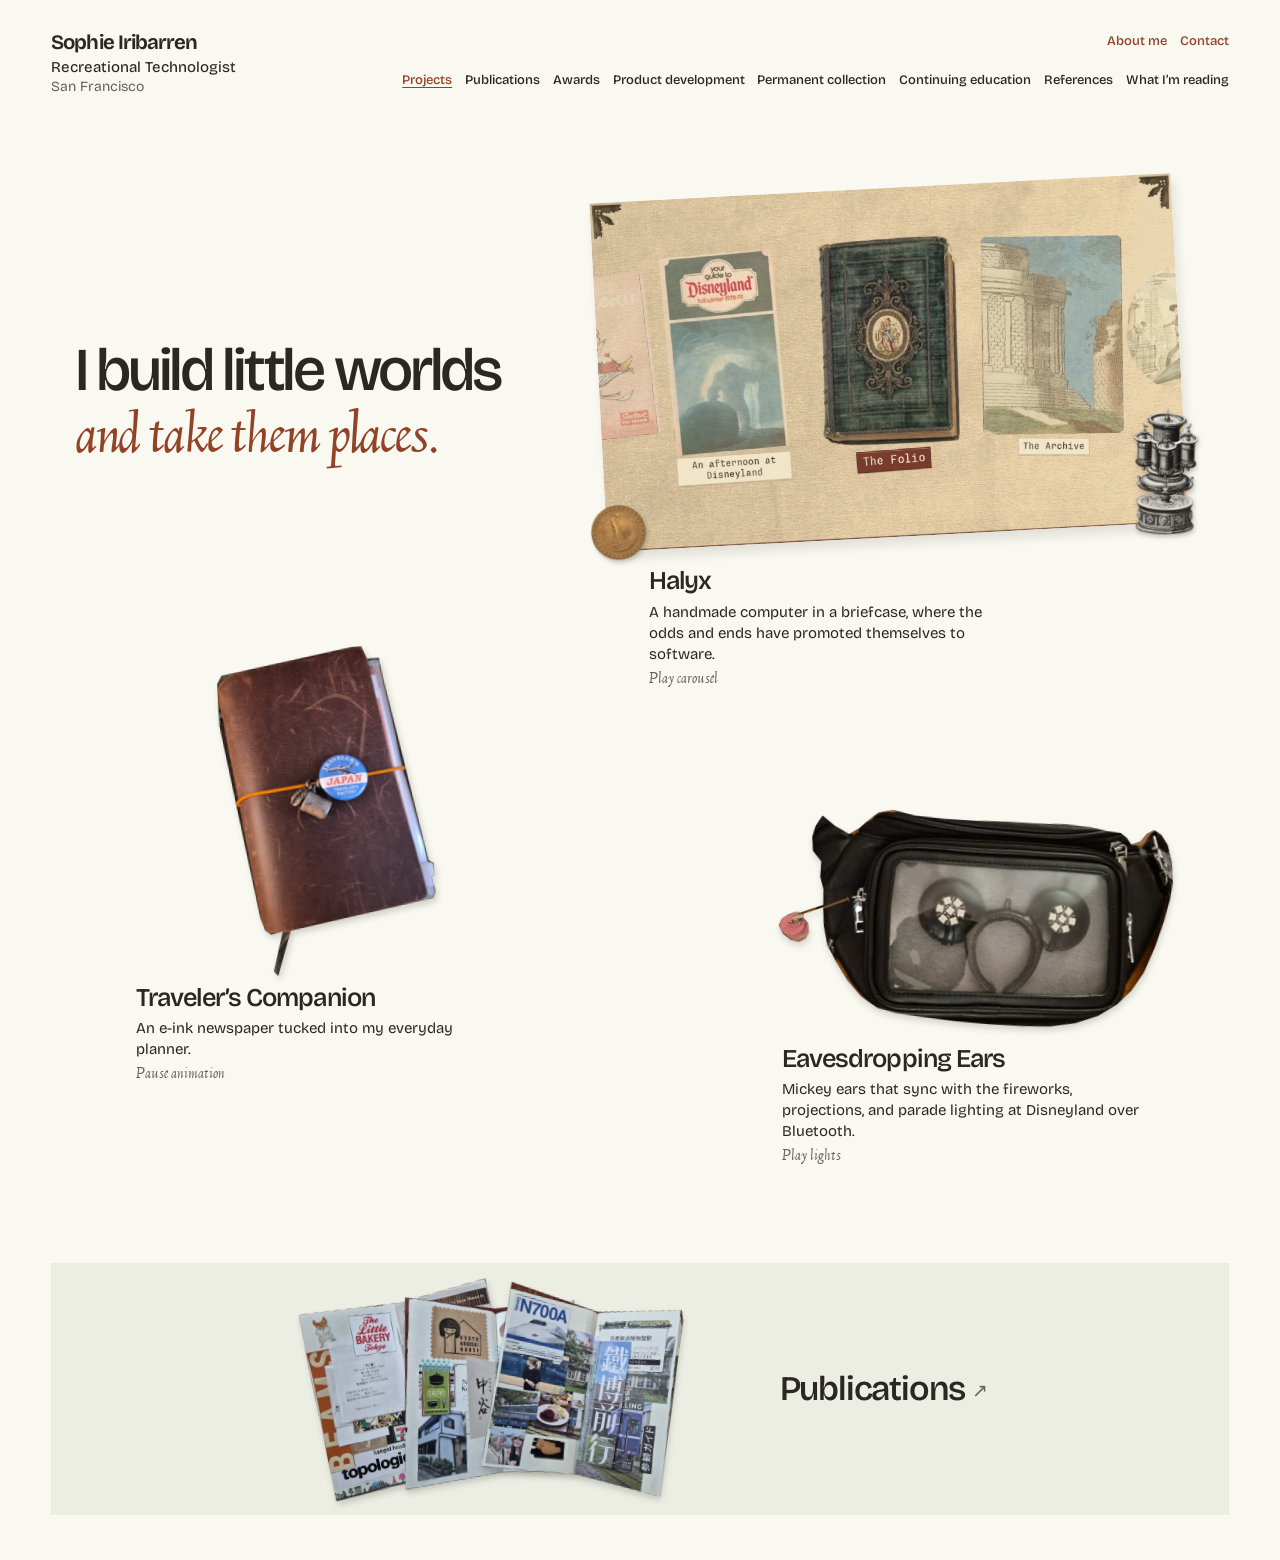
<file: index.html>
<!DOCTYPE html>

<html lang="en"><head><meta charset="utf-8"/><meta content="width=device-width,initial-scale=1" name="viewport"/><title>Sophie Iribarren — Projects</title><link href="study.css" rel="stylesheet"/><link href="ears-lights.css" rel="stylesheet"/><link href="portfolio-nav.css" rel="stylesheet"/><script>
const previousSections = new Set([
  '#publications', '#awards', '#product-development', '#permanent-collection',
  '#continuing-education', '#references', '#about', '#contact', '#traveler',
  '#disney-ears', '#reading'
]);
function followPreviousSection() {
  if (previousSections.has(location.hash)) {
    location.replace('pages.html' + location.search + location.hash);
  } else if (location.hash === '#project-halyx') {
    location.replace('halyx.html' + location.search);
  }
}
followPreviousSection();
window.addEventListener('hashchange', followPreviousSection);
</script></head>
<body><a class="skip" href="#work">Skip to projects</a>
<div class="sheet"><header class="portfolio-header"><div class="site-identity"><h1>Sophie Iribarren</h1><span class="site-title">Recreational Technologist</span><span class="site-location">San Francisco</span></div><nav aria-label="About and contact" class="personal-nav"><a href="pages.html#about">About me</a><a href="pages.html#contact">Contact</a></nav>
<nav aria-label="Portfolio"><a aria-current="page" class="current" href="#work">Projects</a>
<a href="pages.html#publications">Publications</a>
<a href="pages.html#awards">Awards</a>
<a href="pages.html#product-development">Product development</a>
<a href="pages.html#permanent-collection">Permanent collection</a>
<a href="pages.html#continuing-education">Continuing education</a>
<a href="pages.html#references">References</a>
<a href="https://app.thestorygraph.com/profile/sophiesf">What I’m reading</a></nav>
</header>
<main aria-label="Projects" id="work" tabindex="-1"><div class="mast"><p>I build little worlds<br/><em>and take them places.</em></p></div>
<article class="halyx"><div class="stage"><a aria-label="Explore Halyx" class="screen" href="halyx.html"><video data-src="assets/studiolo-full.mp4" height="480" id="studiolo" loop="" muted="" playsinline="" poster="assets/studiolo-folio-full.webp" preload="none" width="800"></video><img alt="" class="fountain" src="assets/fountain.png"/><img alt="" class="coin" src="assets/coin.png"/></a></div>
<div class="caption"><h2><a href="halyx.html">Halyx</a></h2><p>A handmade computer in a briefcase, where the odds and ends have promoted themselves to software.</p><button aria-controls="studiolo" hidden="" id="carousel-motion" type="button">Pause carousel</button></div></article>
<article class="companion"><div class="stage"><a aria-label="Explore Traveler’s Companion" class="notebook-link" data-open="false" href="pages.html#traveler" id="notebook"><span class="cover"><svg aria-label="Traveler’s Notebook" role="img" viewbox="66.00 101.00 207.00 327.00" xmlns="http://www.w3.org/2000/svg"><defs><clippath id="journal073529"><path d="M67.0,129.0 L72.0,121.0 L206.0,101.0 L215.0,101.0 L220.0,114.0 L232.0,114.0 L235.0,135.0 L268.0,322.0 L273.0,325.0 L273.0,336.0 L270.0,339.0 L273.0,354.0 L270.0,360.0 L124.0,383.0 L108.0,428.0 L104.0,423.0 L116.0,383.0 L104.0,386.0 L98.0,381.0 L94.0,368.0 L66.0,169.0 Z"></path></clippath></defs><g transform="rotate(0)"><image clip-path="url(#journal073529)" height="466.6666666666667" href="assets/personal/20261106_073529.jpg" preserveaspectratio="none" width="350"/></g></svg></span><span class="inside" hidden=""><svg aria-label="The Paper Route, tucked inside" role="img" viewbox="20.00 123.00 309.00 275.00" xmlns="http://www.w3.org/2000/svg"><defs><clippath id="journal073600"><path d="M23.0,145.0 L33.0,134.0 L167.0,143.0 L175.0,139.0 L322.0,123.0 L329.0,330.0 L175.0,322.0 L159.0,331.0 L189.0,397.0 L185.0,398.0 L151.0,332.0 L24.0,331.0 L23.0,324.0 L20.0,326.0 L20.0,315.0 Z"></path></clippath></defs><g transform="rotate(0)"><image clip-path="url(#journal073600)" height="466.6666666666667" href="assets/personal/20261106_073600.jpg" preserveaspectratio="none" width="350"/></g></svg></span></a></div><div class="caption"><h2><a href="pages.html#traveler">Traveler’s Companion</a></h2><p>An e-ink newspaper tucked into my everyday planner.</p><button aria-label="Pause notebook animation" aria-pressed="false" id="notebook-motion" type="button">Pause animation</button></div></article>
<article class="ears" id="eavesdropping-ears"><div class="stage"><a aria-label="Explore Eavesdropping Ears" href="pages.html#disney-ears"><img alt="Bluetooth Mickey ears in the clear pocket of my bag" src="assets/personal/eavesdropping-ears.svg"/><video aria-hidden="true" id="ears-lights" data-src="assets/personal/ears-lights.mp4" width="440" height="140" muted playsinline loop preload="none"></video></a></div><div class="caption"><h2><a href="pages.html#disney-ears">Eavesdropping Ears</a></h2><p>Mickey ears that sync with the fireworks, projections, and parade lighting at Disneyland over Bluetooth.</p><button aria-controls="ears-lights" hidden id="ears-motion" type="button">Pause lights</button></div></article>
</main><aside aria-label="Publications" class="publications"><a aria-label="Browse journal spreads in Publications" class="spreads" href="pages.html#publications"><svg aria-label="Tickets, labels, receipts" role="img" viewbox="-308.00 -245.00 231.00 228.00" xmlns="http://www.w3.org/2000/svg"><defs><clippath id="journal073809"><path d="M77.0,17.0 L181.0,24.0 L308.0,19.0 L306.0,245.0 L185.0,234.0 L80.0,241.0 Z"></path></clippath></defs><g transform="rotate(180)"><image clip-path="url(#journal073809)" height="262.5" href="assets/personal/20261106_073809.jpg" preserveaspectratio="none" width="350"/></g></svg><svg aria-label="Coffee stops" role="img" viewbox="-308.00 -224.00 191.00 196.00" xmlns="http://www.w3.org/2000/svg"><defs><clippath id="journal074021"><path d="M117.0,37.0 L207.0,41.0 L308.0,28.0 L298.0,224.0 L207.0,208.0 L126.0,212.0 Z"></path></clippath></defs><g transform="rotate(180)"><image clip-path="url(#journal074021)" height="262.5" href="assets/personal/20261106_074021.jpg" preserveaspectratio="none" width="350"/></g></svg><svg aria-label="By train" role="img" viewbox="-421.00 20.00 276.00 292.00" xmlns="http://www.w3.org/2000/svg"><defs><clippath id="journal073928"><path d="M27.0,152.0 L42.0,148.0 L312.0,145.0 L296.0,277.0 L304.0,421.0 L20.0,414.0 L47.0,278.0 Z"></path></clippath></defs><g transform="rotate(90)"><image clip-path="url(#journal073928)" height="466.6666666666667" href="assets/personal/20261106_073928.jpg" preserveaspectratio="none" width="350"/></g></svg></a><h2><a href="pages.html#publications">Publications <span aria-hidden="true">↗</span></a></h2></aside></div><script src="preview-motion.js"></script><script src="material-study.js"></script></body></html>
</file>
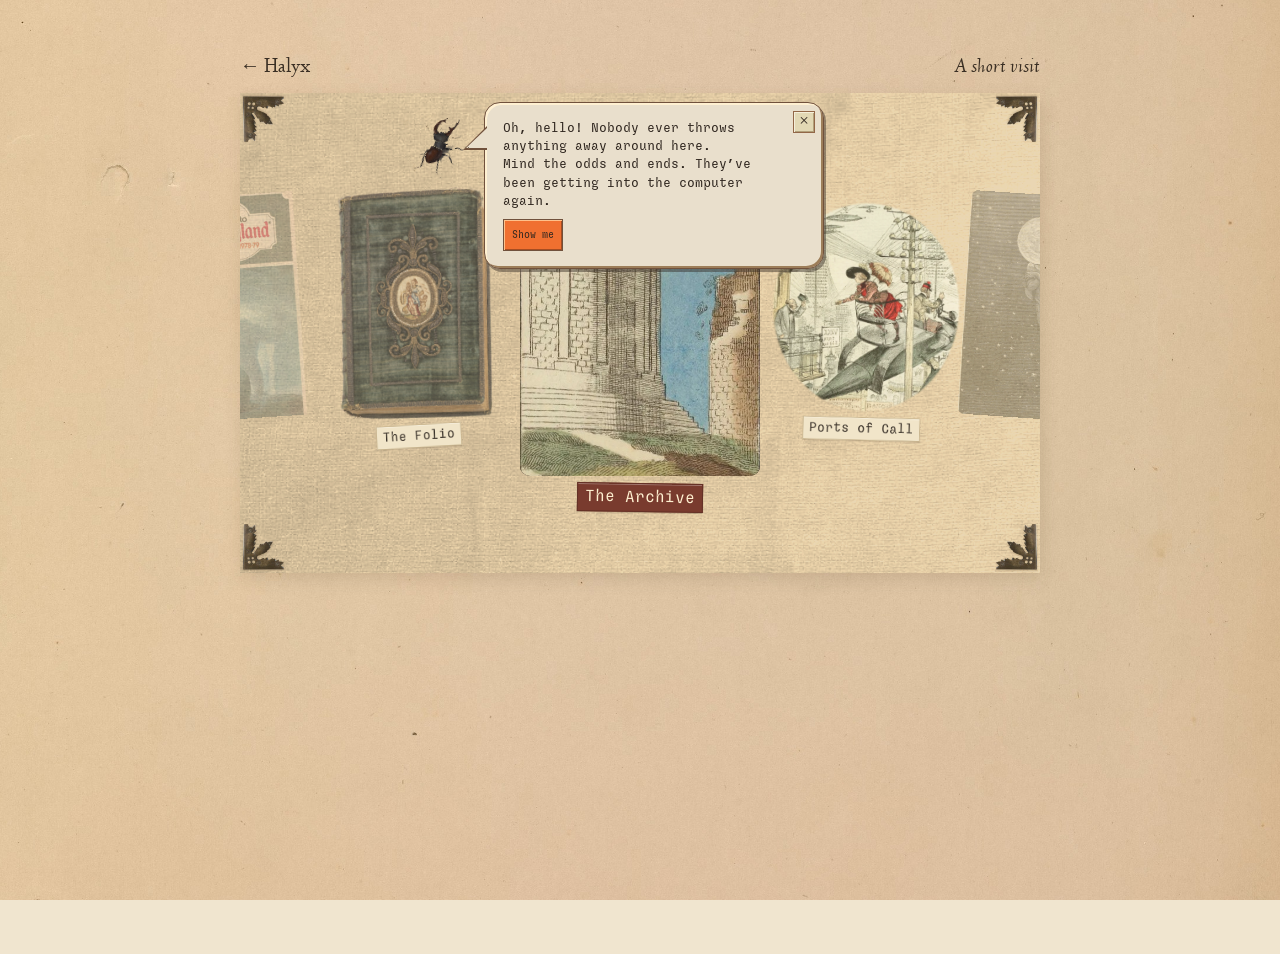
<file: visit/index.html>
<!doctype html>
<html lang="en"><head><meta charset="utf-8"><meta name="viewport" content="width=device-width,initial-scale=1"><title>A short visit to Halyx — Sophie Iribarren</title><link rel="stylesheet" href="frame.css"><script src="frame.js" defer></script></head>
<body><main><nav aria-label="Visit"><a href="../halyx.html#short-visit">← Halyx</a><span>A short visit</span></nav>
<div class="display"><iframe width="800" height="480" title="Halyx visitor display" src="native/bench.html?start"></iframe></div>
<button class="restart" hidden>Start a fresh visit</button>
<noscript>This visit uses JavaScript to run Halyx in your browser.</noscript></main></body></html>
</file>
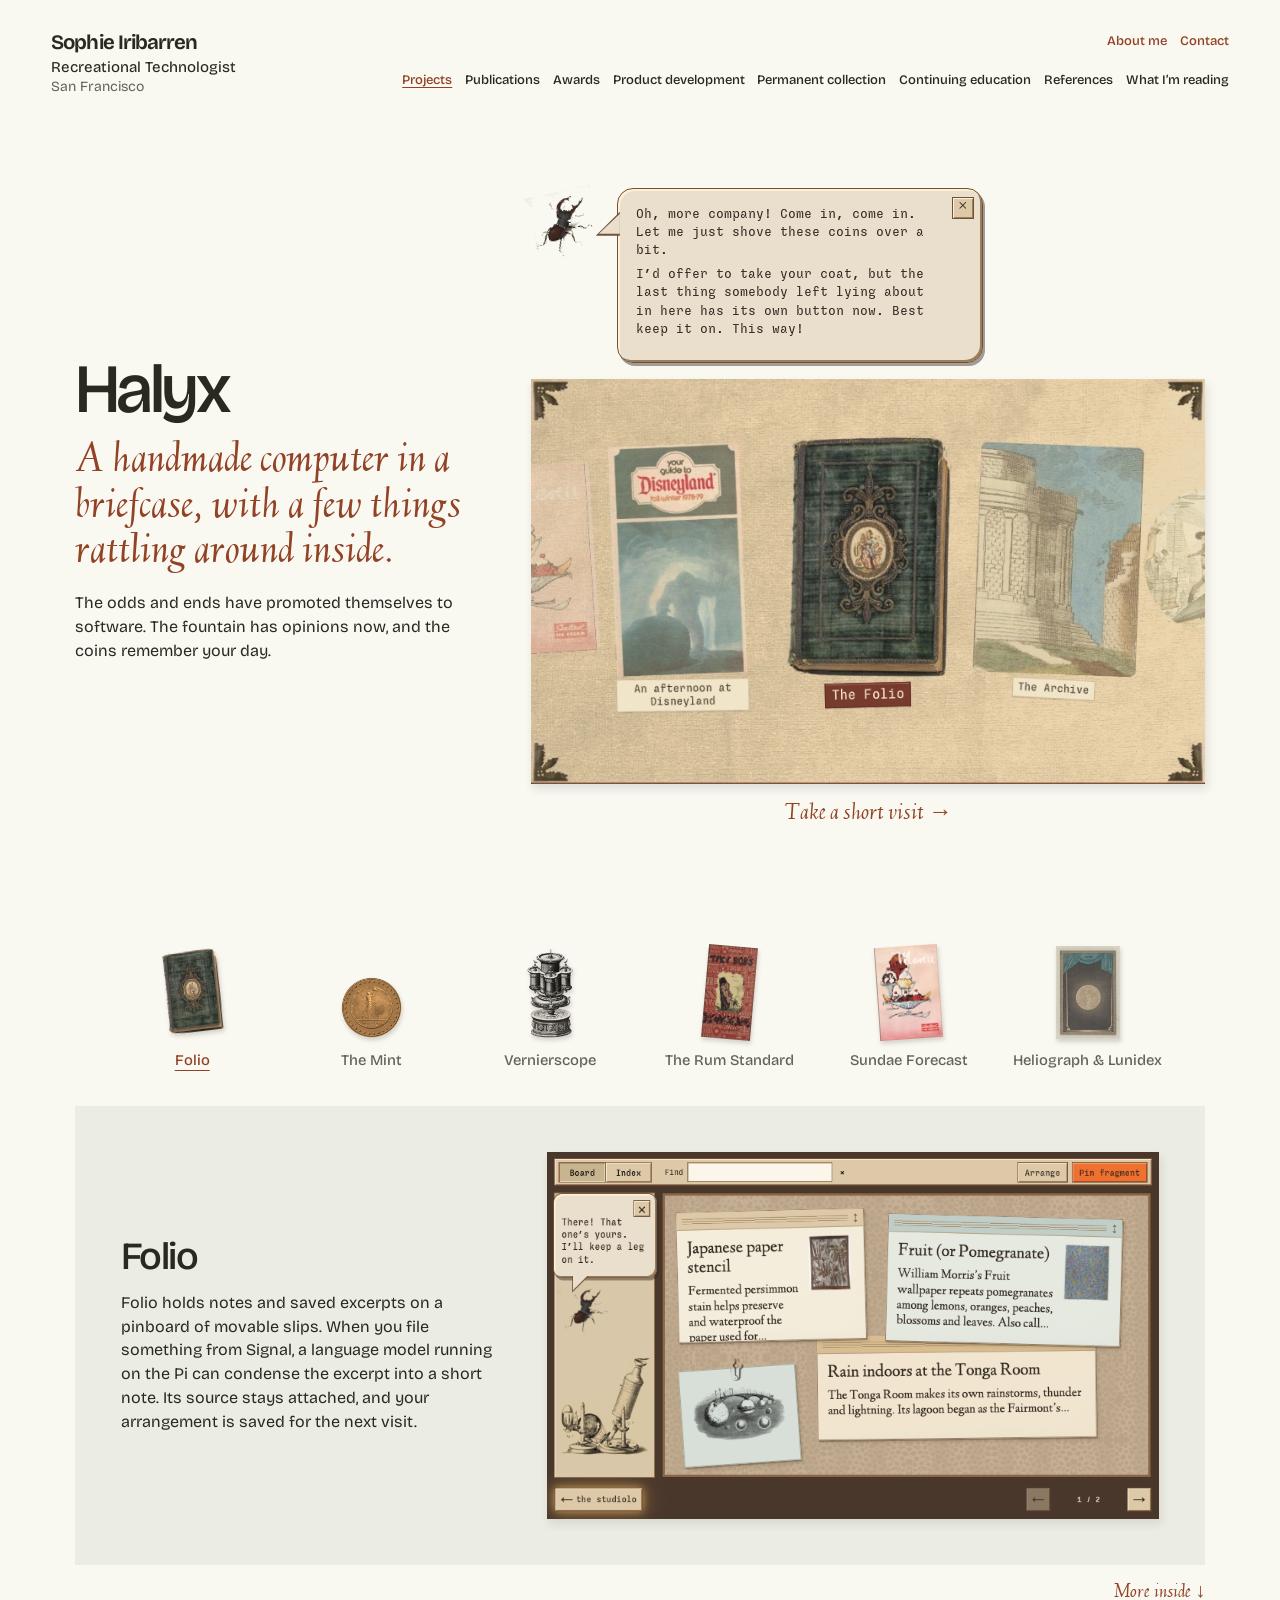
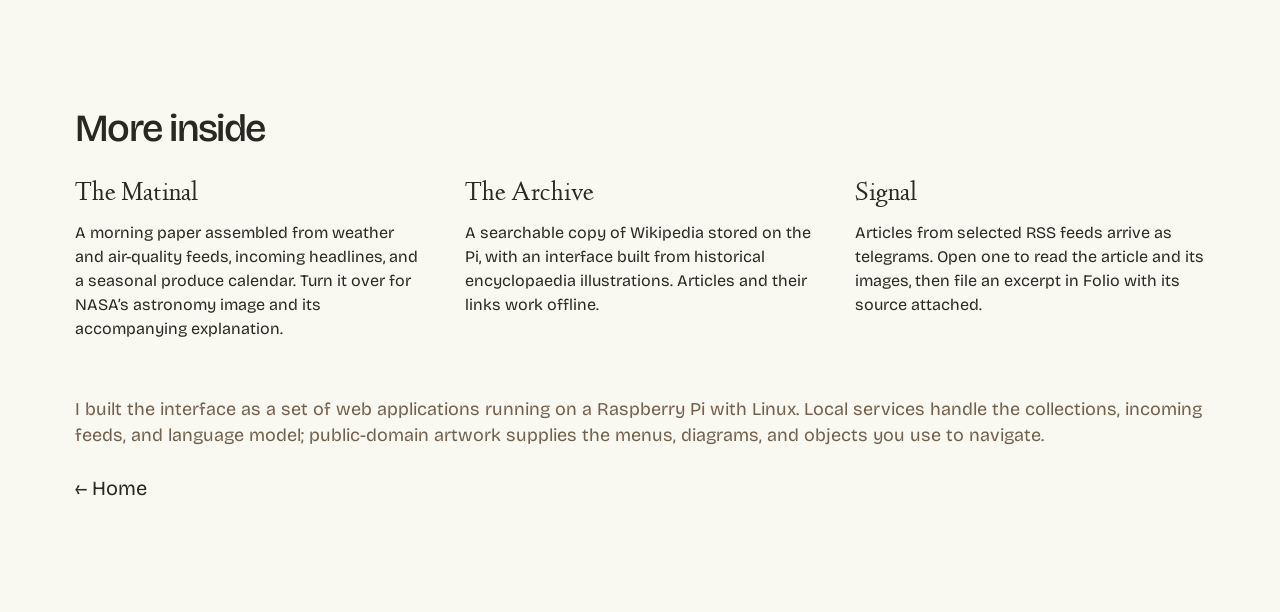
<file: halyx.html>
<!doctype html>
<html lang="en">
<head>
<meta charset="utf-8"><meta name="viewport" content="width=device-width,initial-scale=1">
<title>Halyx — Sophie Iribarren</title>
<meta name="description" content="Halyx, a handmade Raspberry Pi cyberdeck by Sophie Iribarren. A look at its readings, coins, pinboard, weather and sundae-making applications.">
<style>
@font-face{font-family:Linden;src:url('assets/LindenHill.woff')}@font-face{font-family:Linden;src:url('assets/LindenHill-Italic.woff');font-style:italic}@font-face{font-family:Basteleur;src:url('assets/Basteleur.woff2')}
:root{--paper:#f0ecdf;--ink:#263d35;--muted:#5b6559;--rule:#a9ab96;--orange:#F07030}*{box-sizing:border-box}html{scroll-behavior:smooth;scroll-padding-top:24px}body{margin:0;background:var(--paper);color:var(--ink);font:21px/1.45 Linden,Georgia,serif}a{color:inherit;text-underline-offset:5px}a:focus-visible{outline:3px solid var(--orange);outline-offset:6px}img{display:block;max-width:100%;height:auto}p,h1,h2,h3,figure{margin:0}p+p{margin-top:16px}.shell{max-width:1240px;margin:auto;padding:0 54px}.top{display:flex;align-items:center;justify-content:space-between;gap:24px;padding:30px 0 24px;border-bottom:1px solid var(--ink)}.wordmark{font-size:27px;text-decoration:none}.nav{display:flex;gap:24px;font-size:18px}.nav a{text-decoration:none}.nav a:hover{text-decoration:underline}.intro{padding:48px 0 35px}.back{font-size:18px}.intro-grid{display:grid;grid-template-columns:1fr 1.4fr;gap:70px;align-items:start;margin-top:34px}h1{font:88px/1 Basteleur,Georgia,serif;letter-spacing:-.04em}.lede{font-size:29px;line-height:1.35;max-width:650px}.intro-detail{font-size:21px;max-width:620px}.opening{padding:25px 0 48px}.opening img{width:100%}.opening figcaption{margin-top:12px;color:var(--muted);font-size:18px}.contents{display:flex;flex-wrap:wrap;gap:10px 28px;border-top:1px solid var(--ink);border-bottom:1px solid var(--rule);padding:19px 0;font-size:19px}.feature{display:grid;grid-template-columns:.85fr 1.5fr;gap:55px;align-items:center;padding:58px 0;border-bottom:1px solid var(--rule);scroll-margin-top:20px}.feature h2{font:37px/1.15 Basteleur,Georgia,serif;letter-spacing:-.025em;margin-bottom:19px}.feature p{font-size:22px}.feature figure img{width:100%}.feature figcaption{font-size:17px;color:var(--muted);margin-top:10px}.feature.reverse{grid-template-columns:1.5fr .85fr}.feature.reverse .copy{grid-column:2;grid-row:1}.feature.reverse figure{grid-column:1;grid-row:1}.feature figure a{display:block}.more{padding:43px 0 49px}.more h2,.making h2{font:30px/1.2 Basteleur,Georgia,serif;letter-spacing:-.02em;margin-bottom:25px}.more-list{display:grid;grid-template-columns:1fr 1fr;gap:28px 55px}.more h3{font-size:25px;font-weight:400;margin-bottom:7px}.more p{font-size:20px;max-width:480px}.making{display:grid;grid-template-columns:.85fr 1.5fr;gap:55px;border-top:1px solid var(--ink);padding:38px 0 50px}.making p{font-size:22px}.build-note{font-size:18px;color:var(--muted);border-top:1px solid var(--rule);padding:22px 0 30px}.return{padding-bottom:46px}.return a{font-size:22px}footer{background:var(--ink);color:var(--paper);padding:22px 0}footer .shell{display:flex;justify-content:space-between;font-size:17px}
@media(max-width:900px){.shell{padding:0 30px}.intro-grid{gap:35px;grid-template-columns:.8fr 1.2fr}h1{font-size:70px}.lede{font-size:25px}.feature,.making{gap:30px}.feature h2{font-size:30px}.feature p{font-size:20px}}
@media(max-width:650px){.shell{padding:0 23px}.top{flex-wrap:wrap;gap:12px;padding-top:21px}.wordmark{font-size:23px}.nav{width:100%;justify-content:space-between;font-size:17px}.intro{padding:28px 0 20px}.intro-grid{grid-template-columns:1fr;gap:22px;margin-top:28px}h1{font-size:72px}.lede{font-size:26px}.intro-detail{font-size:21px}.opening{padding:10px 0 30px}.opening figcaption{font-size:16px}.contents{gap:9px 22px;font-size:18px}.feature,.feature.reverse{grid-template-columns:1fr;gap:24px;padding:35px 0}.feature.reverse .copy,.feature.reverse figure{grid-column:auto;grid-row:auto}.feature h2{font-size:32px;margin-bottom:15px}.feature p{font-size:21px}.more-list,.making{grid-template-columns:1fr;gap:25px}.more{padding:34px 0}.making{padding:32px 0}.making h2{margin-bottom:0}footer .shell{font-size:15px;gap:15px}}
@media(prefers-reduced-motion:reduce){html{scroll-behavior:auto}}

/* Match the revised homepage masthead. */
.top{padding:38px 0 27px}.wordmark{font-family:Basteleur,Georgia,serif;font-size:30px;letter-spacing:-.03em}@media(max-width:650px){.top{padding-top:25px}.wordmark{font-size:26px}}
.sample-switch{display:flex;gap:25px;margin-bottom:15px}.sample-switch button{font:20px Linden,Georgia,serif;color:var(--muted);background:none;border:0;padding:5px 0;cursor:pointer}.sample-switch button[aria-pressed="true"]{color:var(--ink);text-decoration:underline;text-underline-offset:6px;text-decoration-color:var(--orange)}.sample-switch button:focus-visible{outline:3px solid var(--orange);outline-offset:5px}
</style>
<link rel="stylesheet" href="visit/native/guide.css">
<link rel="stylesheet" href="halyx-edition.css">
<link rel="stylesheet" href="interiors.css"/><link href="portfolio-nav.css" rel="stylesheet"/></head>
<body class="object-page deck-page">
<div class="shell site-frame">
<header class="object-nav portfolio-header"><div class="site-identity"><a href="index.html" class="signature">Sophie Iribarren</a><span class="site-title">Recreational Technologist</span><span class="site-location">San Francisco</span></div><nav aria-label="About and contact" class="personal-nav"><a href="pages.html#about">About me</a><a href="pages.html#contact">Contact</a></nav>
<nav aria-label="Portfolio"><a aria-current="location" href="index.html">Projects</a>
<a href="pages.html#publications">Publications</a>
<a href="pages.html#awards">Awards</a>
<a href="pages.html#product-development">Product development</a>
<a href="pages.html#permanent-collection">Permanent collection</a>
<a href="pages.html#continuing-education">Continuing education</a>
<a href="pages.html#references">References</a>
<a href="https://app.thestorygraph.com/profile/sophiesf">What I’m reading</a></nav>
</header>
<main>
<header class="intro"><div class="intro-grid"><h1>Halyx</h1><div><p class="lede">A handmade computer in a briefcase, with a few things rattling around inside.</p><p class="intro-detail">The odds and ends have promoted themselves to software. The fountain has opinions now, and the coins remember your day.</p></div><figure class="opening" id="short-visit">
<details class="beetle-welcome" open>
  <summary aria-label="Beetle’s greeting">
    <span class="v-guide-beetle" aria-hidden="true"><img src="visit/native/assets/studiolo/life/durer-stag-beetle.jpg" alt=""></span>
  </summary>
  <div class="v-guide v-beetle-message">
    <p>Oh, more company! Come in, come in. Let me just shove these coins over a bit.</p>
    <p>I’d offer to take your coat, but the last thing somebody left lying about in here has its own button now. Best keep it on. This way!</p>
    <button class="v-close" type="button" aria-label="Hide Beetle’s greeting" hidden>×</button>
  </div>
</details>
<svg width="0" height="0" aria-hidden="true" focusable="false" style="position:absolute">
  <defs><filter id="visit-beetle-ink" color-interpolation-filters="sRGB"><feColorMatrix type="matrix" values="1 0 0 0 0 0 1 0 0 0 0 0 1 0 0 -1 -1 -1 0 2"/></filter></defs>
</svg>
<a class="visit-launch" href="visit/index.html"><img src="assets/studiolo-folio-full.webp" alt="The embroidered Folio at the center of the Studiolo carousel" width="800" height="480"><span>Take a short visit <span aria-hidden="true">→</span></span></a></figure></div></header>
<div class="instrument-browser" id="instruments"><nav class="instrument-selector" aria-label="Explore the Halyx instruments">
<a href="#folio"><span><img src="visit/native/public_domain_art/prepared/folio-embroidered-book-cutout.png" alt=""></span>Folio</a>
<a href="#mint"><span><img src="assets/coin.png" alt=""></span>The Mint</a>
<a href="#vernierscope"><span><img src="visit/native/public_domain_art/prepared/vernierscope-fountain-cutout.png" alt=""></span>Vernierscope</a>
<a href="#rum-standard"><span><img src="visit/native/public_domain_art/prepared/rum-standard-tiki-bobs-menu.jpg" alt=""></span>The Rum Standard</a>
<a href="#sundae"><span><img src="visit/native/public_domain_art/prepared/creamery-sundae-menu-cover.jpg" alt=""></span>Sundae Forecast</a>
<a href="#sky"><span><img src="visit/native/public_domain_art/prepared/lunidex-luna.jpg" alt=""></span>Heliograph &amp; Lunidex</a>
</nav><div class="instrument-samples">
<section class="feature reverse" id="folio"><div class="copy"><h2>Folio</h2><p>Folio holds notes and saved excerpts on a pinboard of movable slips. When you file something from Signal, a language model running on the Pi can condense the excerpt into a short note. Its source stays attached, and your arrangement is saved for the next visit.</p></div><figure><a href="assets/folio.png" aria-label="View Folio at full size"><img src="assets/folio.png" alt="Folio’s pinboard holding illustrated notes about paper stencils, pomegranates, and the Tonga Room" width="800" height="480" loading="lazy"></a></figure></section>
<section class="feature reverse" id="mint"><div class="copy"><h2>The Mint</h2><p>Answer questions about your day, and the Mint uses your responses to determine a coin’s design, drawing on historical medal imagery. Each coin is saved with its date and answers, so you can reopen it later and see the day that produced it.</p></div><figure><a href="assets/mint.png" aria-label="View the Mint image at full size"><img src="assets/mint.png" alt="A completed coin revealed in the Mint" width="800" height="480" loading="lazy"></a></figure></section>
<section class="feature" id="vernierscope"><div class="copy"><h2>The Vernierscope</h2><p>The Vernierscope has the appeal of a horoscope, with eight temperaments of its own, each with particular pleasures and contradictions. A few choices of words and symbols lead to a short personal notice: the satisfaction of getting one small detail right, the discovery that rearranges an afternoon, or the wish to be known without giving everything away.</p></div><figure><a href="assets/notice.png" aria-label="View the Vernierscope image at full size"><img src="assets/notice.png" alt="A result from the Vernierscope’s invented horoscope" width="800" height="480" loading="lazy"></a></figure></section>
<section class="feature" id="rum-standard"><div class="copy"><h2>The Rum Standard</h2><p>Circle your preferences on an illustrated drinks menu. It filters the recipe collection to match your choices, then uses your recommendation history to vary what it serves. Each drink comes with its recipe and a note about its origins.</p></div><figure class="rum-sample"><div class="sample-switch" role="group" aria-label="Rum Standard sample screens"><button type="button" data-rum-screen="menu" aria-pressed="false">The menu</button><button type="button" data-rum-screen="recipe" aria-pressed="true">The drink</button></div><a id="rum-sample-link" href="assets/rum-recipe.png" aria-label="View the Rum Standard recipe screen at full size"><img id="rum-sample-image" src="assets/rum-recipe.png" alt="The Rum Standard recommends a Saturn, with its illustrated glass, recipe, and a note about its planetary garnish" width="800" height="480" loading="lazy"></a></figure></section>
<section class="feature" id="sundae"><div class="copy"><h2>Sundae Forecast</h2><p>Choose two seasonal ingredients. Live weather shapes the sundae. For each order, a small language model running on the Pi decides what to do with the second ingredient.</p></div><figure><a href="assets/sundae.png" aria-label="View Sundae Forecast at full size"><img src="assets/sundae.png" alt="Sundae Forecast’s seasonal food menu, with illustrated bowls of ice cream" width="800" height="480" loading="lazy"></a></figure></section>
<section class="feature" id="sky"><div class="copy"><h2>Heliograph & Lunidex</h2><p>A historical astronomical diagram adapted into an interactive sun-and-moon wheel. It calculates sunrise and sunset for San Francisco and the moon’s phase for the date you choose.</p></div><figure><a href="assets/lunidex.png" aria-label="View Lunidex at full size"><img src="assets/lunidex.png" alt="Lunidex showing the moon, its phase, and a time readout on blue woven fabric" width="800" height="480" loading="lazy"></a></figure></section>
</div><a class="more-link" href="#more">More inside ↓</a></div>
<section class="more" id="more"><h2>More inside</h2><div class="more-list"><div><h3>The Matinal</h3><p>A morning paper assembled from weather and air-quality feeds, incoming headlines, and a seasonal produce calendar. Turn it over for NASA’s astronomy image and its accompanying explanation.</p></div><div><h3>The Archive</h3><p>A searchable copy of Wikipedia stored on the Pi, with an interface built from historical encyclopaedia illustrations. Articles and their links work offline.</p></div><div><h3>Signal</h3><p>Articles from selected RSS feeds arrive as telegrams. Open one to read the article and its images, then file an excerpt in Folio with its source attached.</p></div></div></section>
<p class="build-note">I built the interface as a set of web applications running on a Raspberry Pi with Linux. Local services handle the collections, incoming feeds, and language model; public-domain artwork supplies the menus, diagrams, and objects you use to navigate.</p>
<div class="return"><a href="index.html">← Home</a></div>
</main></div>
<script>
const greeting = document.querySelector('.beetle-welcome');
const hideGreeting = greeting.querySelector('.v-close');
hideGreeting.hidden = false;
hideGreeting.addEventListener('click', () => {
  greeting.open = false;
  greeting.querySelector('summary').focus({preventScroll: true});
});

const rumScreens = {
  menu: {src:'assets/rum-menu.png',alt:'The Rum Standard printed menu, with Gin, Citrusy, Golden age and Steady current circled'},
  recipe: {src:'assets/rum-recipe.png',alt:'The Rum Standard recommends a Saturn, with its illustrated glass, recipe, and a note about its planetary garnish'}
};
for (const button of document.querySelectorAll('[data-rum-screen]')) {
  button.addEventListener('click', () => {
    const key = button.dataset.rumScreen;
    const screen = rumScreens[key];
    const image = document.querySelector('#rum-sample-image');
    image.src = screen.src;
    image.alt = screen.alt;
    const link = document.querySelector('#rum-sample-link');
    link.href = screen.src;
    link.setAttribute('aria-label', 'View the Rum Standard ' + key + ' screen at full size');
    for (const peer of document.querySelectorAll('[data-rum-screen]')) peer.setAttribute('aria-pressed', String(peer === button));
  });
}
</script>
<script src="instrument-browser.js"></script>
</body></html>
</file>
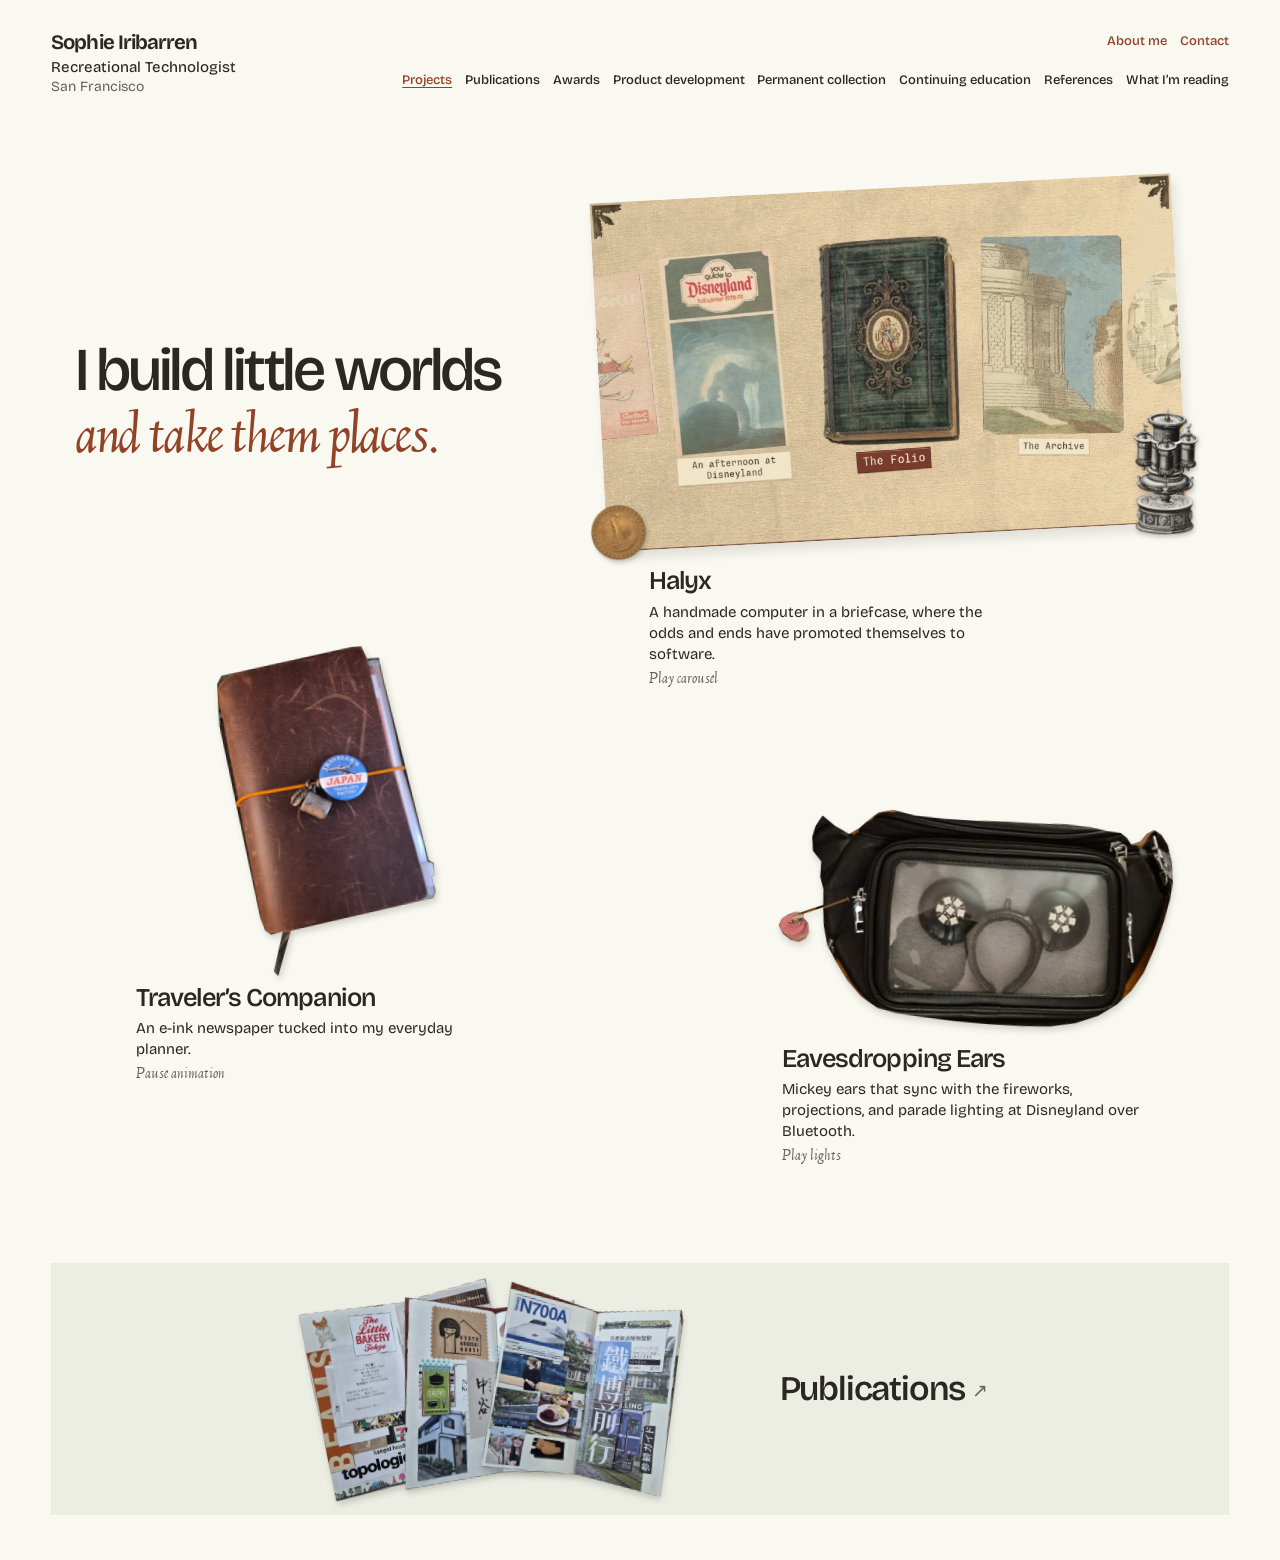
<file: material-study.html>
<!doctype html>
<html lang="en"><head><meta charset="utf-8"><title>Projects — Sophie Iribarren</title>
<script>location.replace('index.html' + location.search + location.hash);</script>
<meta http-equiv="refresh" content="0; url=index.html"></head>
<body><a href="index.html">Sophie Iribarren — Projects</a></body></html>
</file>
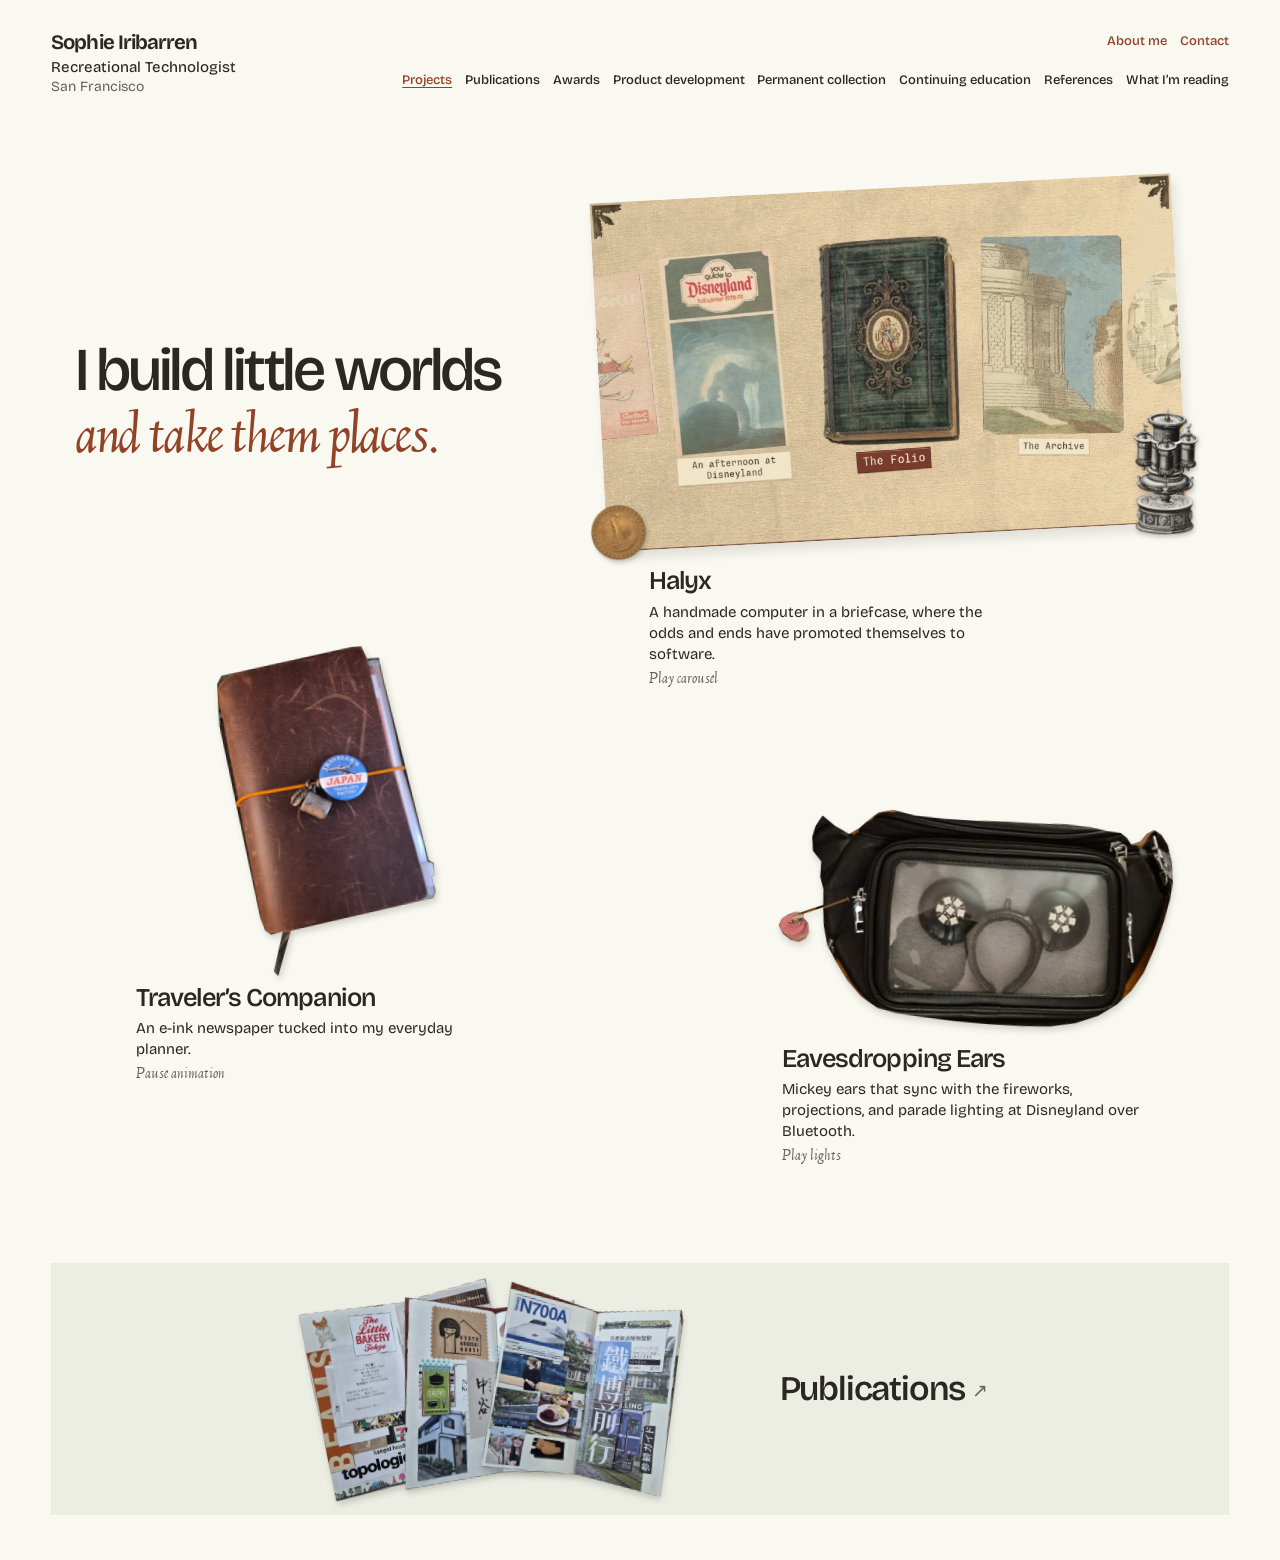
<file: pages.html>
<!DOCTYPE html>

<html lang="en">
<head>
<meta charset="utf-8"/><meta content="width=device-width,initial-scale=1" name="viewport"/>
<title>Sophie Iribarren</title>
<script>if (!location.hash) location.replace("index.html" + location.search);</script>
<meta content="Handmade computers and other work by Sophie Iribarren, alongside publications, continuing education, and a modest collection of awards." name="description"/>
<link href="home.css" rel="stylesheet"/>
<link href="edition.css" rel="stylesheet"/><link rel="stylesheet" href="interiors.css?v=awards-compact"/><link href="ears-lights.css" rel="stylesheet"/><link href="portfolio-nav.css" rel="stylesheet"/></head>
<body class="material-pages object-page">
<a class="skip" href="#main">Skip to content</a>
<div class="page site-frame">
<header class="object-nav portfolio-header"><div class="site-identity"><a href="index.html" class="signature">Sophie Iribarren</a><span class="site-title">Recreational Technologist</span><span class="site-location">San Francisco</span></div><nav aria-label="About and contact" class="personal-nav"><a href="#about">About me</a><a href="#contact">Contact</a></nav>
<nav aria-label="Portfolio"><a  class="current" href="index.html">Projects</a>
<a href="#publications">Publications</a>
<a href="#awards">Awards</a>
<a href="#product-development">Product development</a>
<a href="#permanent-collection">Permanent collection</a>
<a href="#continuing-education">Continuing education</a>
<a href="#references">References</a>
<a href="https://app.thestorygraph.com/profile/sophiesf">What I’m reading</a></nav>
</header>
<div class="layout">
<main id="main" tabindex="-1">
<section aria-labelledby="work-title" class="work" id="things">
<h2 class="visually-hidden" id="work-title">Projects</h2><div class="work-introduction"><nav aria-label="Projects" class="project-tabs">
<a href="halyx.html">Halyx</a>
<a href="#traveler">Traveler’s Companion</a>
<a href="#disney-ears">Eavesdropping Ears</a>
</nav></div>
<article aria-labelledby="traveler-title" class="traveler-project project-panel" id="traveler">
<div class="device-intro"><h3 id="traveler-title">The Traveler’s Companion</h3><p>I built custom firmware for a reTerminal Sticky that lives inside my everyday planner. Its newspaper-themed interface, Paper Route, holds articles, appointments, pocket references, and a changing collection of art and ephemera.</p></div>
<div class="companion-object"><button aria-expanded="false" aria-label="Open the leather notebook to see the Sticky inside" class="artifact-button" id="companion-toggle" type="button"><span id="companion-image"><svg aria-label="Traveler’s Notebook" role="img" viewBox="66.00 101.00 207.00 327.00" xmlns="http://www.w3.org/2000/svg"><defs><clipPath id="companion-display073529"><path d="M67.0,129.0 L72.0,121.0 L206.0,101.0 L215.0,101.0 L220.0,114.0 L232.0,114.0 L235.0,135.0 L268.0,322.0 L273.0,325.0 L273.0,336.0 L270.0,339.0 L273.0,354.0 L270.0,360.0 L124.0,383.0 L108.0,428.0 L104.0,423.0 L116.0,383.0 L104.0,386.0 L98.0,381.0 L94.0,368.0 L66.0,169.0 Z"></path></clipPath></defs><g transform="rotate(0)"><image clip-path="url(#companion-display073529)" height="466.6666666666667" href="assets/personal/20261106_073529.jpg" preserveAspectRatio="none" width="350"/></g></svg></span><span id="companion-photo-label">Open the notebook →</span></button></div>
<div class="device-edition"><p>A small server at home gathers articles, calendar events, and local details such as tides and wildlife sightings into new editions. Once an edition arrives over Wi-Fi, I can read it anywhere.</p><a class="companion-screen-link" href="assets/paper-route.png"><img class="edition-sample" src="assets/paper-route.png" alt="Paper Route on the Sticky’s e-ink screen" loading="lazy">View the Paper Route screen</a></div>
<div class="device-mail">
<div class="mail-copy"><a class="postcard-invite" href="https://tinyurl.com/mailtosophie">Send me a postcard! <span aria-hidden="true">↗</span></a>
<p>Pick a picture you think I’d like, write me a note, and choose a stamp. When I get home, I’ll have mail waiting in my planner.</p></div>
<div class="mail-sample"><button aria-label="Turn postcard to its message side" aria-pressed="false" class="postcard eink-device" id="postcard"><span class="eink-faces"><span class="eink-face eink-front"><img alt="Just a Line, by Lance Thackeray: a moonlit row of seaside deckchairs, rendered by Paper Route in four shades of gray." height="480" src="assets/postcard-eink-front.png" width="800"/></span><span aria-hidden="true" class="eink-face eink-back"><img alt="Dear Sophie, Saw this and thought of you. There is very little to report, but I felt it should arrive by post. From A friend. Addressed to Sophie at home, with an ocean-liner stamp and Pony Express postmark." height="480" src="assets/postcard-eink-back.png" width="800"/></span></span></button><button class="text-link" id="turn-card">Read the message <span aria-hidden="true">↻</span></button></div>
</div></article>
<article aria-labelledby="ears-title" class="ears project-panel" id="disney-ears">
<div class="device-intro"><h3 id="ears-title">Eavesdropping Ears</h3><p>The Mickey ears in my bag get their lighting cues directly from Disneyland. They listen for Bluetooth Low Energy broadcasts, changing color in sync with the fireworks, projections, and parade floats during nighttime shows.</p></div>
<figure class="ears-bag">
  <div class="bag-photo">
    <img alt="The Eavesdropping Ears in the clear pocket of Sophie’s bag" src="assets/personal/eavesdropping-ears.svg"/>
    <video aria-hidden="true" id="ears-lights" data-src="assets/personal/ears-lights.mp4" width="440" height="140" muted playsinline loop preload="none"></video>
  </div>
  <button type="button" id="ears-motion" aria-controls="ears-lights" class="text-link" hidden>Pause lights</button>
</figure>
<div class="ears-process"><p>I captured the broadcasts in the park and reverse engineered the lighting commands, including the bytes that set the color palette. My firmware runs on an ESP32 in the bag, decoding each cue as it arrives and driving the LEDs in each ear independently. A new or seasonal show can use those same cues in an order the ears have never heard.</p><a class="text-link ears-notes" href="https://github.com/siribarr/disney-ble-field-notes">Field notes on GitHub <span aria-hidden="true">↗</span></a></div></article>
</section>
<section aria-labelledby="awards-title" class="awards section" id="awards"><h2 id="awards-title">Awards</h2>
<div class="award-objects">
<figure class="trophy-award"><button aria-label="Look closer at the horseshoe trophy" class="artifact-button" data-artifact="trophy" type="button"><img alt="Silver horse-head trophy: Champions, Brews, Shoes, N Qs, 16th Annual 2023" height="1448" src="assets/personal/horseshoe-trophy.png" width="1086"/></button><figcaption>Winner of the 16th Annual Brews, Shoes n’ Qs Horseshoe Tournament<span>2023</span></figcaption></figure>
<a class="award-film" href="https://www.youtube.com/watch?v=2f9bBlGOuX4">
  <span class="filmstrip"><img src="assets/personal/hahahacks-coffee-filmstrip.webp" alt="Sophie in an orange sweatshirt, holding a coffee cup in the middle frame." width="1368" height="339" loading="lazy"/>
    <span class="film-note" aria-hidden="true">
      <svg viewBox="0 0 47 54" fill="none" stroke="currentColor" stroke-width="2" stroke-linecap="round" stroke-linejoin="round" focusable="false">
        <path class="loop-arrow" d="M44 4C29 1 14 4 14 14c0 8 13 9 12 1C24 5 4 17 3 49m-2-9 2 10 8-7"/>
        <path class="short-arrow" d="M43 4C20 4 8 22 5 47m-3-9 3 10 8-7"/>
      </svg>
      <span>That's me!</span>
    </span></span>
  <div class="award-film-caption">
    <p>Most Wholesome category winner at Hahahacks, <time datetime="2026-07">July 2026</time></p>
    <span class="award-film-watch">Watch the recap <span aria-hidden="true">↗</span></span>
  </div>
</a>
<figure class="reading-award"><button aria-label="Look closer at the Summer Reading Challenge flyer" class="artifact-button" data-artifact="reading" type="button"><img alt="2025 Summer Reading Challenge flyer from Green Apple Books and Friends &amp; Neighbors, with an orange cat asleep on an open book" height="1650" src="assets/personal/summer-reading-flyer-2025.jpg" width="1276"/></button><figcaption>Tied for 12th place in the <a href="https://www.friendsandneighborssf.com/summer-reading-challenge-recap-2025">2025 Adult Summer Reading Challenge</a></figcaption></figure>
<figure class="trivia-award"><button aria-label="Look closer at the trivia gift certificate" class="artifact-button" data-artifact="trivia" type="button"><svg aria-label="Napper Tandy gift certificate for first place at trivia" role="img" viewBox="-436.00 64.00 406.00 183.00" xmlns="http://www.w3.org/2000/svg"><defs><clipPath id="award073503"><path d="M64.0,33.0 L247.0,30.0 L244.0,436.0 L64.0,432.0 Z"></path></clipPath></defs><g transform="rotate(90)"><image clip-path="url(#award073503)" height="466.6666666666667" href="assets/personal/20261106_073503.jpg" preserveAspectRatio="none" width="350"/></g></svg></button><figcaption>$30 gift certificate for first place at pub trivia</figcaption></figure>
<figure class="attitude-award"><button class="artifact-button" type="button" data-artifact="attitude" aria-label="Enlarge the positive attitude certificate"><img src="assets/personal/positive-attitude.jpg" width="1600" height="1237" loading="lazy" alt="That is GOOD! Proudly presented to Sophie Iribarren for maintaining a positive attitude with exemplary consistency."/></button><figcaption>Recognized for maintaining a positive attitude</figcaption></figure>
</div>

</section>
<section aria-labelledby="product-title" id="product-development" class="section">
  <h2 id="product-title">Product development</h2>
  <div class="product-introduction">
    <p class="product-statement">I oversee recipe development, production, packaging, and distribution. To qualify for free delivery, you have to be my brother.</p>
    <div class="pint-pair" role="img" aria-label="Two of my homemade ice cream pints with parchment tucked under the kraft lids.">
      <img class="pint-back" src="assets/personal/ice-cream-pint-folded.webp" width="420" height="570" alt="" loading="lazy"/>
      <img class="pint-front" src="assets/personal/ice-cream-pint.webp" width="460" height="506" alt="" loading="lazy"/>
    </div>
  </div>
  <div class="ice-menu">
    <div class="cream-title"><h3>Ice cream</h3><div aria-hidden="true" class="scoop-cluster"><svg aria-hidden="true" class="scoop-cut scoop-berry" focusable="false" viewbox="0 0 225 225"><defs><clippath id="scoop-berry-edge"><path d="M100 17 L130 11 L153 20 L176 21 L185 36 L205 50 L211 75 L218 91 L212 116 L220 137 L205 155 L197 180 L178 192 L162 210 L137 209 L114 219 L95 207 L75 211 L57 198 L49 178 L34 169 L32 147 L17 131 L22 111 L13 93 L27 76 L29 55 L49 42 L60 26 L82 30 Z"></path></clippath></defs><g clip-path="url(#scoop-berry-edge)"><image height="1308" href="assets/ice-cream-scoops.jpg" width="736" x="-45" y="-20"/></g></svg><svg aria-hidden="true" class="scoop-cut scoop-cookies" focusable="false" viewbox="0 0 260 255"><defs><clippath id="scoop-cookies-edge"><path d="M103 12 L130 6 L150 15 L174 16 L191 31 L207 39 L216 62 L232 76 L229 101 L241 121 L236 146 L242 164 L221 181 L213 202 L194 209 L177 227 L153 231 L135 244 L110 235 L91 236 L69 225 L57 210 L36 205 L25 184 L19 165 L7 147 L17 127 L12 104 L24 83 L31 62 L50 48 L57 29 L82 26 Z"></path></clippath></defs><g clip-path="url(#scoop-cookies-edge)"><image height="1308" href="assets/ice-cream-scoops.jpg" width="736" x="-20" y="-1037"/></g></svg><svg aria-hidden="true" class="scoop-cut scoop-caramel" focusable="false" viewbox="0 0 240 250"><defs><clippath id="scoop-caramel-edge"><path d="M104 12 L127 5 L147 14 L173 17 L181 34 L207 43 L212 64 L226 83 L223 109 L232 128 L221 150 L222 173 L203 184 L192 210 L170 217 L148 231 L124 228 L106 237 L84 225 L62 225 L51 207 L32 194 L31 171 L13 157 L20 134 L12 114 L24 92 L24 70 L42 56 L48 38 L71 28 L85 15 Z"></path></clippath></defs><g clip-path="url(#scoop-caramel-edge)"><image height="1308" href="assets/ice-cream-scoops.jpg" width="736" x="-495" y="-1030"/></g></svg></div></div>
    <ul class="recipe-list" aria-label="Ice cream flavors">
<li><h4>Whipped ricotta &amp; Basque cider</h4><p>Whole-milk ricotta and dry Basque apple cider, finished with a drizzle of sheep’s cream caramel.</p></li>
<li><h4>Toast and jam</h4><p>Buttermilk custard with a ribbon of jam and breadcrumbs toasted in brown butter.</p></li>
<li><h4>Coffee rye whisky</h4><p>Whole coffee beans steep overnight in the cream. Rye whisky and fine flecks of dark chocolate go in at the end.</p></li>
<li><h4>Roasted strawberry–vanilla</h4><p>Strawberries roasted in their own juices, lightly mashed and churned into vanilla bean custard.</p></li>
<li><h4>The Great Candycopia</h4><p>Butterscotch ice cream loaded with pieces of Twix, Reese’s, Snickers and Heath bars.</p></li>
<li><h4>Snap ’N Crackle marshmallow treats</h4><p>Graham cracker ice cream with shards of brown butter marshmallow and crisp rice, baked thin so they stay crunchy.</p></li>
<li><h4>Chocolate, mixed berries &amp; balsamic</h4><p>Chocolate ice cream with a spoonful of mixed berries cooked down in balsamic vinegar.</p></li>
<li><h4>Goat cheese, marionberry &amp; habanero</h4><p>Tangy goat cheese ice cream with a swirl of marionberry jam steeped with habanero.</p></li>
<li><h4>Fresh peppermint</h4><p>Fresh mint leaves steep in custard. A drop of peppermint oil sharpens the flavor.</p></li>
<li><h4>Peppermint cocoa with homemade candy canes</h4><p>Dark cocoa and peppermint with pieces of hand-pulled peppermint candy folded through.</p></li>
<li><h4>Banana, dark chocolate &amp; cherries</h4><p>Ripe banana in the base, with chopped dark chocolate and frozen cherries added at the end of the churn.</p></li>
<li class="cereal-batch"><h4>Lucky Charms</h4><img class="batch-process-photo" alt="A bowl of Lucky Charms marshmallows about to go into my ice cream machine" height="220" width="165" src="assets/lucky-charms-batch.jpg"/></li>
<li><h4>Thin Mint cookies &amp; cream <i>(discontinued)</i></h4><p>Pulverized Girl Scout cookies and considerably more than a pinch of salt.</p></li>
</ul>

  </div>
</section>
<section aria-labelledby="education-title" class="education section" id="continuing-education"><h2 id="education-title">Continuing <em>education</em></h2><dl class="courses"><div><dt>Star Wars Mixology</dt><dd>Carthay Circle<span>May the Fourth</span></dd></div><div><dt>Adult Drama Club</dt><dd>New Conservatory Theatre Center</dd></div><div><dt>Papermaking</dt><dd>Kamitowa, Kyoto</dd></div><div><dt>Wagashi-making</dt><dd>Kanazawa</dd></div><div><dt>Interpretive dance</dt><dd>Ed’s retirement party, by invitation</dd></div></dl></section>
<section aria-labelledby="publications-title" class="publications section" id="publications">
<div class="journal-heading"><h2 id="publications-title">Publications</h2><h3>Traveler’s journal</h3></div>
<div class="notebook-reader"><button aria-label="Turn the journal page" class="artifact-button" id="notebook-page" type="button"><span id="notebook-image"></span></button><p aria-live="polite" class="visually-hidden" id="notebook-caption"></p><p hidden="" id="notebook-error" role="alert">This photograph couldn’t load. Please try the page again.</p><div class="notebook-controls"><button aria-label="Previous notebook spread" class="text-link" id="notebook-prev" type="button">← Previous</button><button class="text-link" id="notebook-enlarge" type="button">Look closer</button><button aria-label="Next notebook spread" class="text-link" id="notebook-next" type="button">Next →</button></div></div>
<div class="spread-index" role="group" aria-label="Choose a journal spread"></div>
</section>
<section aria-labelledby="permanent-title" class="permanent section" id="permanent-collection"><div class="collection-heading"><h2 id="permanent-title">Permanent collection</h2><p class="collection-subject">Tattoos I wear.</p></div><div aria-label="Tattoo photographs" class="tattoo-gallery" role="group"><button aria-label="Bring forward: A red-haired laughing figure with Playland scenery" aria-pressed="false" class="tattoo-piece" style="--cut-ratio:1120 / 1080" type="button"><span class="tattoo-cut"><svg aria-label="A red-haired laughing figure with Playland scenery" role="img" viewBox="20 20 1120 1080" xmlns="http://www.w3.org/2000/svg"><svg height="1080" overflow="hidden" viewBox="20 20 1120 1080" width="1120" x="20" y="20"><image height="1137" href="assets/tattoos/playland.jpg" width="1179"/></svg></svg></span></button><button aria-label="Bring forward: A dressed pig in a pink and black outfit" aria-pressed="false" class="tattoo-piece" style="--cut-ratio:370 / 700" type="button"><span class="tattoo-cut"><svg aria-label="A dressed pig in a pink and black outfit" role="img" viewBox="100 450 370 700" xmlns="http://www.w3.org/2000/svg"><svg height="700" overflow="hidden" viewBox="100 450 370 700" width="370" x="100" y="450"><image height="1440" href="assets/tattoos/pig.jpg" width="658"/></svg></svg></span></button><button aria-label="Bring forward: Three cancan dancers on a curtained stage" aria-pressed="false" class="tattoo-piece" style="--cut-ratio:580 / 1020" type="button"><span class="tattoo-cut"><svg aria-label="Three cancan dancers on a curtained stage" role="img" viewBox="50 210 580 1020" xmlns="http://www.w3.org/2000/svg"><svg height="1020" overflow="hidden" viewBox="50 210 580 1020" width="580" x="50" y="210"><image height="1440" href="assets/tattoos/revue.jpg" width="666"/></svg></svg></span></button><button aria-label="Bring forward: Kewpie figures with strawberries and an ice cream sundae" aria-pressed="false" class="tattoo-piece" style="--cut-ratio:690 / 940" type="button"><span class="tattoo-cut"><svg aria-label="Kewpie figures with strawberries and an ice cream sundae" role="img" viewBox="45 220 690 940" xmlns="http://www.w3.org/2000/svg"><svg height="940" overflow="hidden" viewBox="45 220 690 940" width="690" x="45" y="220"><image height="1440" href="assets/tattoos/strawberry-sundae.jpg" width="810"/></svg></svg></span></button><button aria-label="Bring forward: A woman with a basket of frogs on her head" aria-pressed="false" class="tattoo-piece" style="--cut-ratio:560 / 730" type="button"><span class="tattoo-cut"><svg aria-label="A woman with a basket of frogs on her head" role="img" viewBox="130 300 560 730" xmlns="http://www.w3.org/2000/svg"><svg height="730" overflow="hidden" viewBox="130 300 560 730" width="560" x="130" y="300"><image height="1334" href="assets/tattoos/frogs.jpg" width="750"/></svg></svg></span></button><button aria-label="Bring forward: A bee with a woman’s face and blue wings" aria-pressed="false" class="tattoo-piece bee-piece" style="--cut-ratio:886 / 700" type="button">
  <span class="tattoo-cut">
    <svg aria-label="A bee with a woman’s face and blue wings" role="img" viewBox="0 112 886 700" xmlns="http://www.w3.org/2000/svg">
      <svg x="0" y="112" width="886" height="700" viewBox="0 112 886 700" overflow="hidden">
        <image href="assets/tattoos/bee.jpg" width="886" height="886"/>
      </svg>
    </svg>
  </span>
</button></div><div class="collection-controls"><button class="text-link" id="tattoo-next" type="button">Another tattoo <span aria-hidden="true">↻</span></button><button class="text-link" id="tattoo-enlarge" type="button">Closer look <span aria-hidden="true">↗</span></button></div><p aria-live="polite" class="visually-hidden" id="tattoo-status" role="status"></p></section>
<section aria-labelledby="references-title" class="references section" id="references"><h2 id="references-title">References</h2><div class="reference-transcript"><figure class="reference-note student-note">
<img src="assets/reference-student.webp" alt="Handwritten note: Thank you for help ms. Sophie, you are the best. A smiley face is drawn underneath." width="1150" height="564">
<figcaption>Ernesto, a student</figcaption></figure><figure><blockquote>“She makes you remember you’re allowed to do things just because you want to. This has been terrible for my productivity.”</blockquote><figcaption>A friend</figcaption></figure><figure class="reference-note colleague-note">
<img src="assets/reference-colleague.webp" alt="An excerpt from a colleague’s letter. The transcript follows." width="1550" height="390">
<figcaption>A colleague</figcaption>
<details><summary>Read transcript</summary><blockquote>I don’t know if you could even comprehend the extent of the impact you have at this school but there are so many people who I know could not function if it were not for your competence and generosity. As I’m moving back into edtech I’ve been thinking about what comprises a meaningful life. I keep thinking about how you are truly an exemplar of what that means. I hope to use my life to have the kind of impact on the world that I have seen you have every day. In a very literal, non-hyperbolic sense, you are an inspiration.</blockquote></details></figure><figure><blockquote>“Did you eat anything besides ice cream today?”</blockquote><figcaption>My mom</figcaption></figure><figure><blockquote>“That’s our doorstop.”</blockquote><figcaption>A man at an estate sale</figcaption></figure></div></section>
<section aria-labelledby="about-title" class="about section" id="about">
  <h2 id="about-title">About me</h2>
  <div class="about-spread">
  <div class="about-letter">
    <p>I’ve spent fifteen years teaching special education in public schools, long enough to become a department head, mentor other teachers, and serve as vice president of my teachers’ union. I’m writing the guide I wish someone had handed me my first year. I still have a particular fondness for a question you can answer in time for second period.</p>
    <p>Suppose I want to know what a student made of a book. I give them a sheet of paper and it comes back blank. That tells me they haven’t written anything yet. It tells me remarkably little about what they think. I love finding out what happens if I let them choose how to tell me. The worksheet was my idea in the first place.</p>
    <p>I have fairly particular ideas about what works for me, too. I like planning my week on paper. I’m happy to write down my own appointments. The Pacific Ocean keeps a schedule of its own, and I don’t see why I should have to copy it over. That’s how I ended up writing firmware for a notebook.</p>
    <p>And I love jury duty very much.</p>
  </div>
    <div class="portrait-mount">
      <div class="photo-print">
        <svg class="workbench-portrait" role="img" aria-label="Sophie at her workbench, holding a battery." viewBox="230 260 676 760">
      <image href="assets/personal/sophie-at-workbench.webp" width="916" height="1220"/>
    </svg>
      </div>
      <svg class="journal-tape" aria-hidden="true" focusable="false" viewBox="174 53 213 43">
        <defs><clipPath id="blue-dot-tape"><path d="M176 56 L384 74 L383 92 L176 84 Z"/></clipPath></defs>
        <image href="assets/personal/20261106_073820.jpg" width="700" height="525" clip-path="url(#blue-dot-tape)"/>
      </svg>
    </div>
  </div>
</section>
<section aria-labelledby="contact-title" class="section" id="contact">
  <h2 id="contact-title">Contact</h2>
  <div class="contact-post">
    <div>
      <h3><a href="https://tinyurl.com/mailtosophie">Send me a postcard <span aria-hidden="true">↗</span></a></h3>
      <p>Pick out a picture, write me a note, and choose a stamp. When I get home, I’ll open <a href="#traveler">my planner</a> and find a postcard from you.</p>
    </div>
    <a class="contact-card" href="https://tinyurl.com/mailtosophie" aria-label="Send Sophie a postcard"><img src="assets/contact-no-time-to-write.webp" width="720" height="458" alt="No Time to Write, a vintage postcard with a pink rose and a promise of a longer letter soon."/></a>
  </div>
  <div class="contact-email">
    <h3>Or send me a regular email</h3>
    <a href="mailto:sophieiribarren@gmail.com">sophieiribarren@gmail.com</a>
  </div>
</section>
</main></div>
</div>

<dialog aria-labelledby="tattoo-dialog-title" id="tattoo-dialog"><div class="dialog-top"><h2 id="tattoo-dialog-title">Permanent collection</h2><button aria-label="Close tattoo photograph" id="close-tattoo" type="button">×</button></div><div class="tattoo-detail"></div></dialog>
<template data-caption="Traveler’s Notebook" id="companion-cover-source"><svg aria-label="Traveler’s Notebook" role="img" viewBox="66.00 101.00 207.00 327.00" xmlns="http://www.w3.org/2000/svg"><defs><clipPath id="journal073529"><path d="M67.0,129.0 L72.0,121.0 L206.0,101.0 L215.0,101.0 L220.0,114.0 L232.0,114.0 L235.0,135.0 L268.0,322.0 L273.0,325.0 L273.0,336.0 L270.0,339.0 L273.0,354.0 L270.0,360.0 L124.0,383.0 L108.0,428.0 L104.0,423.0 L116.0,383.0 L104.0,386.0 L98.0,381.0 L94.0,368.0 L66.0,169.0 Z"></path></clipPath></defs><g transform="rotate(0)"><image clip-path="url(#journal073529)" height="466.6666666666667" href="assets/personal/20261106_073529.jpg" preserveAspectRatio="none" width="350"/></g></svg></template>
<template data-caption="The Paper Route, tucked inside" id="companion-inside-source"><svg aria-label="The Paper Route, tucked inside" role="img" viewBox="20.00 123.00 309.00 275.00" xmlns="http://www.w3.org/2000/svg"><defs><clipPath id="journal073600"><path d="M23.0,145.0 L33.0,134.0 L167.0,143.0 L175.0,139.0 L322.0,123.0 L329.0,330.0 L175.0,322.0 L159.0,331.0 L189.0,397.0 L185.0,398.0 L151.0,332.0 L24.0,331.0 L23.0,324.0 L20.0,326.0 L20.0,315.0 Z"></path></clipPath></defs><g transform="rotate(0)"><image clip-path="url(#journal073600)" height="466.6666666666667" href="assets/personal/20261106_073600.jpg" preserveAspectRatio="none" width="350"/></g></svg></template>
<template class="notebook-source" data-caption="Japan"><svg aria-label="Japan" role="img" viewBox="-298.00 -247.00 240.00 238.00" xmlns="http://www.w3.org/2000/svg"><defs><clipPath id="journal073759"><path d="M58.0,9.0 L172.0,14.0 L187.0,16.0 L298.0,12.0 L298.0,246.0 L181.0,241.0 L173.0,244.0 L61.0,247.0 Z"></path></clipPath></defs><g transform="rotate(180)"><image clip-path="url(#journal073759)" height="262.5" href="assets/personal/20261106_073759.jpg" preserveAspectRatio="none" width="350"/></g></svg></template>
<template class="notebook-source" data-caption="Tickets, labels, receipts"><svg aria-label="Tickets, labels, receipts" role="img" viewBox="-308.00 -245.00 231.00 228.00" xmlns="http://www.w3.org/2000/svg"><defs><clipPath id="journal073809"><path d="M77.0,17.0 L181.0,24.0 L308.0,19.0 L306.0,245.0 L185.0,234.0 L80.0,241.0 Z"></path></clipPath></defs><g transform="rotate(180)"><image clip-path="url(#journal073809)" height="262.5" href="assets/personal/20261106_073809.jpg" preserveAspectRatio="none" width="350"/></g></svg></template>
<template class="notebook-source" data-caption="Mickey and a red flower"><svg aria-label="Mickey and a red flower" role="img" viewBox="-315.00 -253.00 228.00 239.00" xmlns="http://www.w3.org/2000/svg"><defs><clipPath id="journal073820"><path d="M87.0,27.0 L194.0,36.0 L315.0,14.0 L304.0,253.0 L191.0,235.0 L94.0,240.0 Z"></path></clipPath></defs><g transform="rotate(180)"><image clip-path="url(#journal073820)" height="262.5" href="assets/personal/20261106_073820.jpg" preserveAspectRatio="none" width="350"/></g></svg></template>
<template class="notebook-source" data-caption="Tokyo Disneyland"><svg aria-label="Tokyo Disneyland" role="img" viewBox="-307.00 -225.00 196.00 195.00" xmlns="http://www.w3.org/2000/svg"><defs><clipPath id="journal073840"><path d="M111.0,38.0 L207.0,38.0 L307.0,30.0 L302.0,225.0 L202.0,211.0 L119.0,224.0 Z"></path></clipPath></defs><g transform="rotate(180)"><image clip-path="url(#journal073840)" height="262.5" href="assets/personal/20261106_073840.jpg" preserveAspectRatio="none" width="350"/></g></svg></template>
<template class="notebook-source" data-caption="Park souvenirs"><svg aria-label="Park souvenirs" role="img" viewBox="-306.00 -234.00 186.00 189.00" xmlns="http://www.w3.org/2000/svg"><defs><clipPath id="journal073858"><path d="M120.0,55.0 L206.0,57.0 L306.0,45.0 L298.0,234.0 L205.0,216.0 L131.0,226.0 Z"></path></clipPath></defs><g transform="rotate(180)"><image clip-path="url(#journal073858)" height="262.5" href="assets/personal/20261106_073858.jpg" preserveAspectRatio="none" width="350"/></g></svg></template>
<template class="notebook-source" data-caption="Kyoto"><svg aria-label="Kyoto" role="img" viewBox="-405.00 17.00 286.00 303.00" xmlns="http://www.w3.org/2000/svg"><defs><clipPath id="journal073917"><path d="M31.0,119.0 L172.0,120.0 L314.0,119.0 L306.0,257.0 L320.0,405.0 L17.0,405.0 L40.0,260.0 Z"></path></clipPath></defs><g transform="rotate(90)"><image clip-path="url(#journal073917)" height="466.6666666666667" href="assets/personal/20261106_073917.jpg" preserveAspectRatio="none" width="350"/></g></svg></template>
<template class="notebook-source" data-caption="By train"><svg aria-label="By train" role="img" viewBox="-421.00 20.00 276.00 292.00" xmlns="http://www.w3.org/2000/svg"><defs><clipPath id="journal073928"><path d="M27.0,152.0 L42.0,148.0 L312.0,145.0 L296.0,277.0 L304.0,421.0 L20.0,414.0 L47.0,278.0 Z"></path></clipPath></defs><g transform="rotate(90)"><image clip-path="url(#journal073928)" height="466.6666666666667" href="assets/personal/20261106_073928.jpg" preserveAspectRatio="none" width="350"/></g></svg></template>
<template class="notebook-source" data-caption="More from Kyoto"><svg aria-label="More from Kyoto" role="img" viewBox="-314.00 -246.00 203.00 209.00" xmlns="http://www.w3.org/2000/svg"><defs><clipPath id="journal073949"><path d="M111.0,42.0 L207.0,49.0 L314.0,37.0 L298.0,246.0 L209.0,227.0 L119.0,231.0 Z"></path></clipPath></defs><g transform="rotate(180)"><image clip-path="url(#journal073949)" height="262.5" href="assets/personal/20261106_073949.jpg" preserveAspectRatio="none" width="350"/></g></svg></template>
<template class="notebook-source" data-caption="Nijō Castle"><svg aria-label="Nijō Castle" role="img" viewBox="-317.00 -246.00 215.00 230.00" xmlns="http://www.w3.org/2000/svg"><defs><clipPath id="journal074005"><path d="M102.0,33.0 L205.0,33.0 L317.0,16.0 L306.0,246.0 L204.0,215.0 L117.0,230.0 Z"></path></clipPath></defs><g transform="rotate(180)"><image clip-path="url(#journal074005)" height="262.5" href="assets/personal/20261106_074005.jpg" preserveAspectRatio="none" width="350"/></g></svg></template>
<template class="notebook-source" data-caption="Coffee stops"><svg aria-label="Coffee stops" role="img" viewBox="-308.00 -224.00 191.00 196.00" xmlns="http://www.w3.org/2000/svg"><defs><clipPath id="journal074021"><path d="M117.0,37.0 L207.0,41.0 L308.0,28.0 L298.0,224.0 L207.0,208.0 L126.0,212.0 Z"></path></clipPath></defs><g transform="rotate(180)"><image clip-path="url(#journal074021)" height="262.5" href="assets/personal/20261106_074021.jpg" preserveAspectRatio="none" width="350"/></g></svg></template>
<template class="notebook-source" data-caption="Out and about"><svg aria-label="Out and about" role="img" viewBox="-304.00 -242.00 192.00 206.00" xmlns="http://www.w3.org/2000/svg"><defs><clipPath id="journal074050"><path d="M112.0,44.0 L204.0,50.0 L303.0,36.0 L304.0,242.0 L202.0,220.0 L118.0,231.0 Z"></path></clipPath></defs><g transform="rotate(180)"><image clip-path="url(#journal074050)" height="262.5" href="assets/personal/20261106_074050.jpg" preserveAspectRatio="none" width="350"/></g></svg></template>
<template class="notebook-source" data-caption="Things kept"><svg aria-label="Things kept" role="img" viewBox="-307.00 -242.00 201.00 220.00" xmlns="http://www.w3.org/2000/svg"><defs><clipPath id="journal074110"><path d="M106.0,34.0 L204.0,41.0 L307.0,22.0 L306.0,242.0 L203.0,221.0 L109.0,225.0 Z"></path></clipPath></defs><g transform="rotate(180)"><image clip-path="url(#journal074110)" height="262.5" href="assets/personal/20261106_074110.jpg" preserveAspectRatio="none" width="350"/></g></svg></template>
<template class="notebook-source" data-caption="Books and buildings"><svg aria-label="Books and buildings" role="img" viewBox="54.00 -322.00 278.00 286.00" xmlns="http://www.w3.org/2000/svg"><defs><clipPath id="journal074137"><path d="M36.0,54.0 L322.0,70.0 L310.0,197.0 L298.0,212.0 L297.0,326.0 L43.0,332.0 L47.0,198.0 Z"></path></clipPath></defs><g transform="rotate(-90)"><image clip-path="url(#journal074137)" height="466.6666666666667" href="assets/personal/20261106_074137.jpg" preserveAspectRatio="none" width="350"/></g></svg></template>
<template class="notebook-source" data-caption="Sazae-san"><svg aria-label="Sazae-san" role="img" viewBox="37.00 -322.00 280.00 278.00" xmlns="http://www.w3.org/2000/svg"><defs><clipPath id="journal074146"><path d="M44.0,37.0 L322.0,52.0 L311.0,180.0 L295.0,193.0 L298.0,308.0 L56.0,317.0 L58.0,192.0 Z"></path></clipPath></defs><g transform="rotate(-90)"><image clip-path="url(#journal074146)" height="466.6666666666667" href="assets/personal/20261106_074146.jpg" preserveAspectRatio="none" width="350"/></g></svg></template>
<template class="notebook-source" data-caption="Matcha"><svg aria-label="Matcha" role="img" viewBox="78.00 -310.00 265.00 262.00" xmlns="http://www.w3.org/2000/svg"><defs><clipPath id="journal074154"><path d="M51.0,78.0 L310.0,90.0 L298.0,214.0 L305.0,333.0 L48.0,343.0 L58.0,216.0 Z"></path></clipPath></defs><g transform="rotate(-90)"><image clip-path="url(#journal074154)" height="466.6666666666667" href="assets/personal/20261106_074154.jpg" preserveAspectRatio="none" width="350"/></g></svg></template>
<dialog aria-labelledby="artifact-title" id="artifact-dialog"><div class="dialog-top"><h2 id="artifact-title">Look closer</h2><button aria-label="Close enlarged photograph" id="close-artifact" type="button">×</button></div><div class="artifact-detail"></div><div class="notebook-dialog-controls" hidden=""><button class="text-link" id="detail-prev" type="button">← Previous</button><button class="text-link" id="detail-next" type="button">Next →</button></div></dialog>
<script src="home.js?v=attitude"></script><script src="preview-motion.js"></script><script src="edition.js"></script></body></html>
</file>
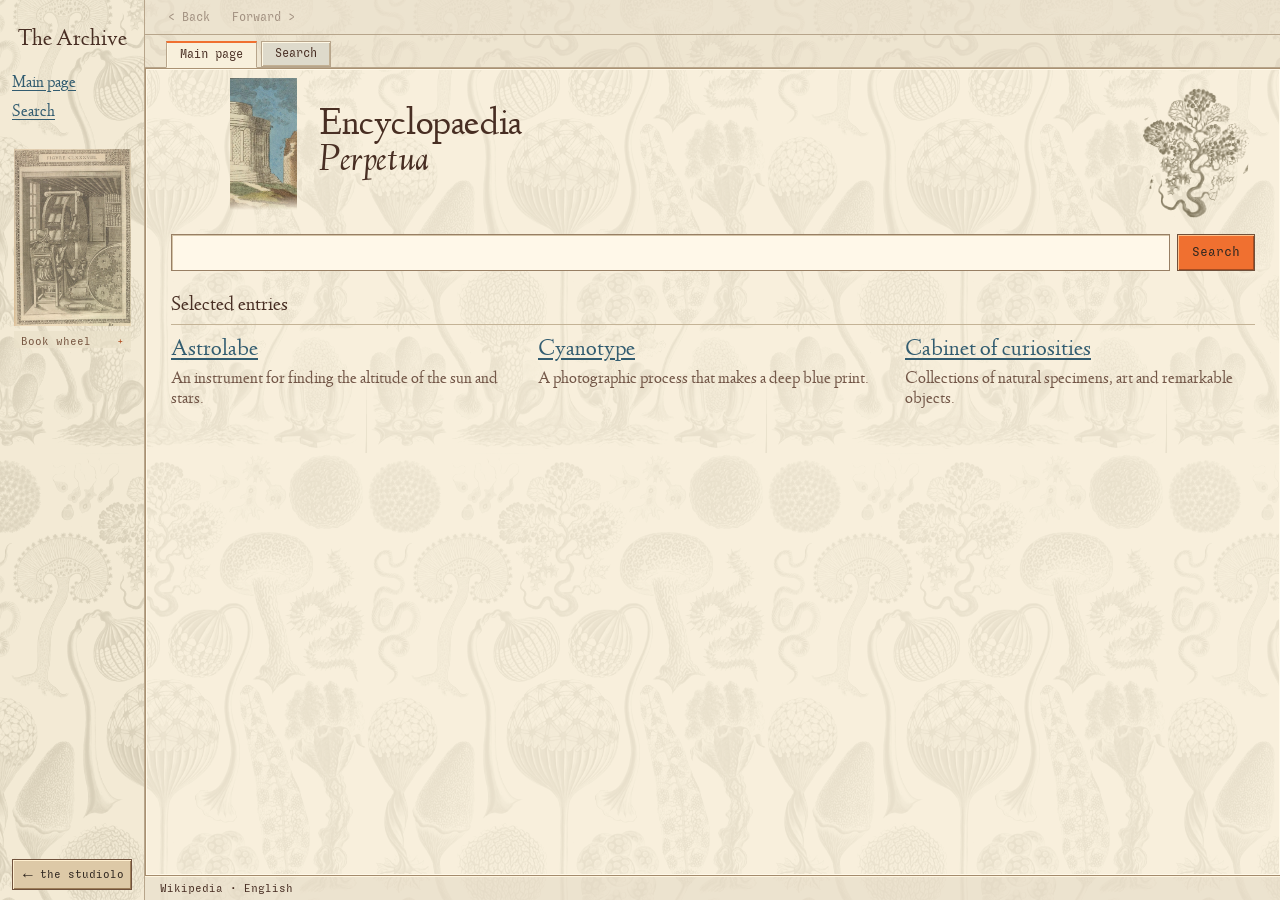
<file: visit/native/archive.html>
<!doctype html>
<html lang="en"><head><meta http-equiv="Content-Security-Policy" content="default-src 'self'; connect-src 'none'; img-src 'self' data: blob:; style-src 'self' 'unsafe-inline'; script-src 'self' 'unsafe-inline'; object-src 'none'; base-uri 'none'; form-action 'none'"><script src="edition.js"></script><script src="offline.js"></script><script src="isolation.js"></script><meta charset="utf-8"><meta name="viewport" content="width=device-width,initial-scale=1"><title>Encyclopaedia Perpetua — Halyx</title>
<style>

@font-face{font-family:Linden;src:url('fonts/LindenHill.woff')}@font-face{font-family:Linden;src:url('fonts/LindenHill-Italic.woff');font-style:italic}@font-face{font-family:Sligoil;src:url('fonts/Sligoil-Micro.woff2')}
:root{--paper:#f8f0dc;--margin:#e9dfc8;--ink:#482e23;--rule:#b7a58b;--orange:#f07030;--link:#325c70;--red:#78392f;--blue:#d8e2df}
*{box-sizing:border-box}body{margin:0;background:var(--paper);color:var(--ink);font:20px/1.3 Linden,Georgia,serif}button,input{font:inherit}button,a,input{-webkit-tap-highlight-color:transparent}a{color:var(--link);text-underline-offset:3px}a:hover{color:var(--red);text-decoration-thickness:2px}button{cursor:pointer}button:focus-visible,a:focus-visible,input:focus-visible{outline:2px solid #b54513;outline-offset:3px}button:disabled{cursor:default;opacity:.45}::selection{background:#f5bf88;color:#482e23}.screen{height:100dvh;min-height:400px;display:grid;grid-template-columns:145px minmax(0,1fr);grid-template-rows:minmax(0,1fr);overflow:hidden}.margin{min-height:0;background:var(--margin);padding:14px 12px 10px;overflow-x:hidden;display:flex;flex-direction:column;border-right:1px solid var(--rule);overflow:auto}.art{display:block;width:86px;height:151px;object-fit:cover;margin:1px auto 5px;mix-blend-mode:multiply}.wordmark{font-size:23px;line-height:1.05;text-align:center;margin:2px 0 17px;color:var(--ink);text-decoration:none}.margin nav{display:grid;gap:7px;font-size:17px}.margin h2{font:12px Sligoil,monospace;color:#705446;margin:19px 0 8px;padding-bottom:5px;border-bottom:1px solid var(--rule)}#contents{display:grid;gap:6px;font-size:15px}.home-exit{margin-top:auto;padding-top:16px;font-size:15px}.leaf{min-height:0;min-width:0;display:flex;flex-direction:column}.toolbar{height:35px;min-height:35px;display:flex;gap:10px;align-items:center;padding:0 17px;background:#eae0cc;border-bottom:1px solid var(--rule);font:12px Sligoil,monospace}.tool{border:0;padding:3px 1px;color:var(--ink);background:transparent}.tool:hover:not(:disabled){text-decoration:underline}.toolbar .edition{margin-left:auto;font-size:11px;color:#6b584a}.tabs{height:33px;min-height:33px;border-bottom:1px solid var(--rule);padding:6px 21px 0;display:flex;gap:4px;background:linear-gradient(#eae0cc,var(--margin))}.tab{font:12px Sligoil,monospace;border:1px solid var(--rule);padding:3px 13px 5px;background:#dedacb;color:var(--ink);position:relative}.tab[aria-pressed=true]{background:var(--paper);border-bottom-color:var(--paper);border-top:2px solid var(--orange);margin-bottom:-1px}.reading{flex:1;overflow-y:auto;scrollbar-color:#ad8e6d #e9dfcc;scrollbar-width:auto;min-height:0;padding:14px 25px 14px}.reading::-webkit-scrollbar{width:15px}.reading::-webkit-scrollbar-track{background:#e9dfcc;border-left:1px solid var(--rule)}.reading::-webkit-scrollbar-thumb{background:#bca182;border:3px solid #e9dfcc}.masthead{text-align:center;margin:0 0 14px;border-bottom:3px double var(--rule);padding-bottom:13px}.masthead h1{font:39px/1.05 Linden,serif;font-weight:400;letter-spacing:-.8px;margin:0 0 8px;white-space:nowrap}.masthead p{margin:0;font:12px Sligoil,monospace;color:#715341}.search label{font-size:22px;display:block;margin-bottom:7px}.search-row{display:flex;gap:7px}.search input{min-width:0;width:100%;height:37px;padding:5px 10px;background:#fff8e9;border:1px solid #987f64;box-shadow:inset 1px 1px 0 #d3c3a6;border-radius:0;color:var(--ink);font-size:19px}.search button{background:var(--orange);border:1px solid #754326;box-shadow:inset 1px 1px #ffd6a4,inset -1px -1px #b84417;padding:4px 14px;font:13px Sligoil,monospace;color:#362519}.search button:active{box-shadow:inset 1px 1px #884018}.browse{margin-top:14px}.section-heading{font-size:23px;line-height:1.15;font-weight:400;border-bottom:1px solid var(--rule);margin:0 0 9px;padding-bottom:5px}.entries{display:grid;grid-template-columns:1fr 1fr;column-gap:22px;row-gap:7px}.entry a{font-size:21px}.entry p{font-size:16px;line-height:1.2;margin:3px 0 0;color:#725647}.entry:first-child{grid-row:span 2;border-right:1px solid #d3c2a6;padding-right:16px}.entry:first-child a{font-size:29px}.entry:first-child p{font-size:18px;line-height:1.3;margin-top:7px}.status{min-height:25px;display:flex;align-items:center;justify-content:space-between;gap:6px;border-top:1px solid var(--rule);background:#eae0cc;padding:3px 15px;font:11px Sligoil,monospace}.status-indicator{display:inline-block;width:6px;height:6px;background:var(--orange);margin-right:7px}.article-header h1,.results h1{font-size:35px;font-weight:400;line-height:1.1;margin:0 0 7px;border-bottom:1px solid var(--rule);padding-bottom:6px}.article-header .source{font-size:14px;margin:0 0 15px;color:#735c4a}.article p a{text-decoration:none}.article p a:hover{text-decoration:underline}.article p{font-size:20px;line-height:1.4;margin:0 0 13px}.article h2{font-size:27px;font-weight:400;border-bottom:1px solid var(--rule);margin:24px 0 10px;scroll-margin-top:14px}.article .endnote{font-size:15px;border-top:3px double var(--rule);margin-top:24px;padding-top:12px}.results .result{padding:13px 0;border-bottom:1px solid #d3c2a6}.result a{font-size:25px}.result p{font-size:18px;margin:3px 0}.results .search{margin:15px 0}.empty{font-size:18px}.studiolo-note{padding-top:5px}.studiolo-note p{font-size:21px}.article-links{font-size:16px}
@media(max-width:660px){.screen{grid-template-columns:115px 1fr}.margin{padding:12px 9px}.art{width:74px;height:126px}.reading{padding:16px}.masthead h1{white-space:normal;font-size:32px}.toolbar .edition{display:none}.entries{grid-template-columns:1fr}.entry:first-child{grid-row:auto;border-right:0}.wordmark{font-size:22px}}

/* Illustrated discovery experiment; original reference study remains separate. */
.margin{padding-top:19px;overflow-x:hidden}.margin-heading{font:18px/1.05 Linden;text-align:center;color:#785744;padding:0 0 12px;border-bottom:3px double #b7a58b;margin-bottom:13px}.wordmark{margin-bottom:17px;font-size:23px}.masthead{display:flex;align-items:center;justify-content:center;gap:27px;padding-bottom:9px;margin:-3px 0 13px;min-height:157px;text-align:left}.masthead-type h1{font-size:38px;line-height:.91;letter-spacing:-.4px;margin-bottom:11px}.masthead-type h1 i{font-weight:400}.masthead-type p{font:11px/1.4 Sligoil;margin:0}.temple{width:76px;height:146px;overflow:hidden;position:relative;flex-shrink:0;mask-image:linear-gradient(#000 89%,transparent);}.temple img{display:block;width:100%;height:154px;object-fit:cover;mix-blend-mode:multiply;transition:transform 1.4s ease,filter 1.4s ease;transform-origin:50% 65%}.masthead:hover .temple img{transform:scale(1.065) translateY(-3px);filter:saturate(1.25)}.browse{margin-top:13px}.section-heading{font-size:21px;margin-bottom:7px}.entry:first-child a{font-size:25px}.entry a{font-size:20px}.entry p{font-size:15px;line-height:1.15}.entry:first-child p{font-size:17px;line-height:1.22}.entries{row-gap:8px}.search label{font-size:20px;margin-bottom:5px}.reading{padding-top:10px}.book-device{display:block;flex-shrink:0;width:117px;margin:23px auto 0;padding:0;border:0;background:none;color:#775641;position:relative;text-align:left;}.book-device svg{display:block;width:104px;height:158px;margin:auto;mix-blend-mode:multiply;opacity:.87;transition:transform .4s ease,opacity .4s ease}.book-device:hover svg,.book-device:focus-visible svg{transform:translateY(-3px) rotate(-1deg);opacity:1}.book-device>span{font:11px Sligoil;display:flex;justify-content:space-between;margin-top:5px;padding:0 7px}.plus{color:#af481a}.book-device[aria-expanded=true] .plus{transform:rotate(45deg)}body:not(.home-view) .book-device{display:none}.plate-panel{position:fixed;z-index:8;left:143px;top:85px;width:303px;background:#fff5df;border:1px solid #8b694c;box-shadow:5px 6px 0 #482e2328;padding:10px 14px 13px;transform-origin:left 50%;animation:unfold .25s ease-out}.plate-panel[hidden],.preview-slip[hidden]{display:none}.plate-panel header{display:flex;align-items:center;justify-content:space-between;border-bottom:1px solid #b7a58b;padding-bottom:6px;font:12px Sligoil;margin-bottom:9px}.plate-panel button{font:14px Sligoil;border:1px solid #b7a58b;background:#eadcc0;color:#482e23;min-width:25px;min-height:25px}.plate-panel svg{width:155px;height:235px;display:block;margin:auto;mix-blend-mode:multiply}.plate-panel p{font:17px/1.2 Linden;margin:9px 0 0}.plate-panel small{display:block;font:11px Sligoil;margin-top:5px}.preview-slip{position:fixed;z-index:7;left:157px;bottom:37px;width:276px;background:#fff6e3;border:1px solid #b29876;border-left:3px solid #f07030;box-shadow:3px 4px 0 #482e2320;padding:11px 14px;pointer-events:none;animation:slip-in .2s ease-out}.preview-slip h2{font:24px Linden;margin:0 0 5px}.preview-slip p{font:17px/1.3 Linden;margin:0}.preview-slip small{font:10px Sligoil;display:block;color:#735c4a;margin-top:8px}.entry a{transition:color .16s ease,text-decoration-color .16s ease}.entry a:hover{text-decoration-color:#f07030}.article p a:hover{background:#f3dfbd}.status{transition:background .2s ease}.screen:has(.search input:focus) .status{background:#f4d2ad}@keyframes unfold{from{opacity:0;transform:perspective(700px) rotateY(-12deg) translateX(-5px)}to{opacity:1;transform:none}}@keyframes slip-in{from{opacity:0;transform:translateY(6px)}to{opacity:1;transform:none}}@media(prefers-reduced-motion:reduce){*,*::before,*::after{animation:none!important;transition:none!important}.masthead:hover .temple img,.book-device:hover svg,.book-device:focus-visible svg{transform:none}}@media(max-width:660px){.masthead{gap:13px}.masthead-type h1{font-size:30px}.temple{width:60px}.book-device{width:92px}.book-device svg{width:88px;height:135px}.plate-panel{left:114px;max-width:calc(100vw - 124px)}.preview-slip{left:123px;max-width:calc(100vw - 136px)}}

.margin-heading{display:none}.wordmark{padding-top:7px;margin-bottom:21px}.book-device{margin-top:29px}.book-device svg{height:177px;width:117px}.masthead{min-height:125px;gap:25px}.masthead-type h1{font-size:35px}.temple{height:116px;width:59px}.temple img{height:123px}.entries{grid-template-columns:1fr 1fr 1fr;gap:17px}.entry:first-child{grid-row:auto;border-right:0;padding-right:0}.entry:first-child a,.entry a{font-size:22px;line-height:1.05;display:inline-block}.entry:first-child p,.entry p{font-size:17px;line-height:1.2;margin-top:7px}.browse{margin-top:15px}.entry+.entry{border-left:1px solid #d3c2a6;padding-left:16px}@media(max-width:660px){.entries{grid-template-columns:1fr}.entry+.entry{border-left:0;padding-left:0}.book-device svg{width:88px;height:135px}.masthead-type h1{font-size:30px}}
.home-view .reading{padding-bottom:2px}
/* Organic margin study. Original plate is unchanged; the display filter maps its light engraving to olive-brown ink. */
.visually-hidden{position:absolute;width:1px;height:1px;overflow:hidden;clip-path:inset(50%);white-space:nowrap}.margin{position:relative;isolation:isolate}.margin-growth{position:absolute;z-index:-1;pointer-events:none;bottom:-4px;left:-58px;width:291px;height:225px;opacity:.50;mask-image:linear-gradient(transparent,#000 22%,#000);transform:rotate(-7deg)}.home-exit{margin-top:auto;position:relative;background:var(--margin);padding:7px 0 1px;align-self:flex-start}.margin nav,.wordmark,.book-device,#contents-wrap{position:relative}.book-device{margin-top:25px}.book-device>span{background:var(--margin);width:100%;padding-top:4px}.masthead{position:relative;isolation:isolate;justify-content:flex-start;padding-left:59px;gap:22px;min-height:144px;border-bottom:0;margin-bottom:14px}.masthead-growth{position:absolute;pointer-events:none;z-index:-1;right:-17px;bottom:-12px;width:142px;height:175px;opacity:.8;transform:rotate(9deg);transform-origin:54% 94%;transition:transform 1.8s ease,opacity 1.5s ease}.masthead:hover .masthead-growth{transform:rotate(5deg) translateY(-2px);opacity:1}.masthead-type h1{font-size:38px;line-height:.93;margin:0}.temple{width:67px;height:132px}.temple img{height:138px}.masthead:hover .temple img{filter:saturate(1.1)}.search-row{position:relative}.search input{background:#fff8e9}.browse{margin-top:23px}.section-heading{font-size:20px;padding-bottom:7px;border-bottom:1px solid #c4b396}.entries{margin-top:12px}.entry+.entry{border-left:0;padding-left:0}.entry a{font-size:23px}.entry p,.entry:first-child p{font-size:17px}.entry:first-child a{font-size:23px}.plate-panel,.preview-slip{box-shadow:2px 3px 0 #482e231c}.preview-slip{border-left:1px solid #b29876;border-top:2px solid #b45b2a}.home-view .reading{padding-bottom:7px}body:not(.home-view) .margin-growth{opacity:.2;bottom:-45px;mask-image:linear-gradient(transparent,#000 65%)}body:not(.home-view) #contents-wrap{background:var(--margin)}@media(prefers-reduced-motion:reduce){.masthead:hover .masthead-growth{transform:rotate(9deg);opacity:.8}}@media(max-width:660px){.masthead{padding-left:0;gap:12px}.masthead-type h1{font-size:30px}.masthead-growth{right:-21px;width:93px;opacity:.4}.temple{width:50px}.margin-growth{left:-90px}}
.masthead-growth{right:-9px;bottom:-5px;width:133px;height:166px}
/* September 7 refinement: the same historical growth continues under the entire interface. */
.screen{position:relative;isolation:isolate;background:var(--paper)}.whole-growth{position:absolute;inset:0;z-index:-1;pointer-events:none;opacity:.24}.margin{background:#e9dfc84d}.margin-growth{display:none}.leaf,.reading{background:transparent}.toolbar,.status{background:#eae0ccca}.tabs{background:#eae0ccad}.home-exit,.book-device>span{background:#e9dfc8b8}body:not(.home-view) #contents-wrap{background:transparent}.masthead-growth{width:110px;height:135px;right:8px;bottom:2px;transform:rotate(3deg);transform-origin:50% 85%}.masthead:hover .masthead-growth{transform:rotate(-1deg) translateY(-1px)}@media(prefers-reduced-motion:reduce){.masthead:hover .masthead-growth{transform:rotate(3deg);opacity:.8}}@media(max-width:660px){.masthead-growth{width:88px;height:108px;right:0;bottom:5px}}

/* Keep the botanical print continuous, but quieter beneath reading text. */
.reading{background:rgba(248,240,220,.58)}

/* Small software-detail study: retain the encyclopaedia layout and organic paper. */
.reading{border-left:1px solid #aa9273;border-top:1px solid #aa9273;box-shadow:inset 1px 1px 0 #fff9e9,inset -1px -1px 0 #fff9e9}
.tab{box-shadow:inset 1px 1px 0 #fff8e4,inset -1px -1px 0 #c2b093}
.tab[aria-pressed=true]{box-shadow:inset 1px 0 0 #fff8e4;border-top:2px solid var(--orange)}
.tool{padding:2px 5px;border:1px solid transparent}
.tool:hover:not(:disabled){background:#f6ebd5;border-color:#a58a6d;box-shadow:inset 1px 1px #fff9e9;text-decoration:none}
.tool:active:not(:disabled){background:#ded0b8;box-shadow:inset 1px 1px #a58a6d}
.reading{scrollbar-width:auto;scrollbar-color:auto}
.reading::-webkit-scrollbar{width:15px}
.reading::-webkit-scrollbar-track{background:repeating-conic-gradient(#d1bfa2 0% 25%,#eee1c9 0% 50%) 0 0/2px 2px;border-left:1px solid #a48b6d}
.reading::-webkit-scrollbar-thumb{background:#e1cfb0;border:1px solid #8f7253;box-shadow:inset 1px 1px #fff6e0,inset -1px -1px #b69a76}
.reading::-webkit-scrollbar-thumb:hover{background:#ecdabc}
.status{border-top:1px solid #a48b6d;box-shadow:inset 0 1px #fff6e0}
body:not(.home-view) .reading{overflow-y:scroll;scrollbar-gutter:stable}.reading::-webkit-scrollbar{-webkit-appearance:none;display:block}/* Full-article content, including references and wide encyclopaedia tables. */
.margin{overflow:hidden}.margin #contents-wrap{min-height:0;flex:1;overflow-y:auto;scrollbar-width:thin}.margin #contents-wrap[hidden]{display:none}.home-exit{flex-shrink:0}.article-header h1{overflow-wrap:anywhere}.wiki-content{overflow-wrap:anywhere}.wiki-content h3{font:23px Linden;margin:18px 0 8px}.wiki-content p,.wiki-content li,.wiki-content dd,.wiki-content dt{font-size:20px;line-height:1.4}.wiki-content table{display:block;overflow-x:auto;max-width:100%;border-collapse:collapse;margin:12px 0;font-size:16px}.wiki-content th,.wiki-content td{padding:5px 7px;border:1px solid #c5b293;text-align:left}.wiki-content th{font-weight:400;background:#e8dbc3}.wiki-content .infobox{float:right;width:210px;margin:0 0 15px 16px;background:#f5ebd7}.wiki-content .infobox td,.wiki-content .infobox th{font-size:15px}.wiki-content img{max-width:100%;height:auto}.wiki-content sup{font-size:.65em}.wiki-content pre{overflow-x:auto;white-space:pre-wrap;font-size:15px}.wiki-content blockquote{margin:15px 20px;padding-left:14px;border-left:2px solid #bca789}.wiki-content .reflist{font-size:16px}.wiki-content .reflist li{font-size:16px}.wiki-content .hatnote{font-size:17px;font-style:italic;margin:0 0 12px}.wiki-content math{font-size:1em}.article .endnote{clear:both}.archive-message p{font-size:21px}.retry,.search-pages button{font:14px Sligoil;background:#eddfc5;color:#482e23;border:1px solid #987f64;box-shadow:inset 1px 1px #fff6e0;padding:7px 12px}.search-pages{display:flex;gap:7px;flex-wrap:wrap;margin:16px 0}.status #status{display:block;max-width:360px;white-space:nowrap;overflow:hidden;text-overflow:ellipsis}#plate-panel{max-height:calc(100dvh - 100px);overflow-y:auto}

</style><!-- HALYX CONTROLS START -->
<style>
/* Shared Halyx controls. Run python3 scripts/sync_halyx_controls.py after editing.
   Embedded into the three standalone pages; no runtime server change required.
   Existing selectors below are adapters. New apparatuses can use hx-control,
   hx-primary, and hx-studiolo without inheriting a window or page layout. */
@font-face{font-family:Sligoil;src:url('fonts/Sligoil-Micro.woff2') format('woff2');font-weight:400;font-style:normal;font-display:swap}
:root{
  --control-ink:#302720;--control-cream:#ddc9a7;--control-light:#fff0d1;
  --control-edge:#70513c;--control-shadow:#9d7e59;--control-orange:#f07030;
  --control-orange-light:#ffc18a;--control-orange-shadow:#a64d22;
  --control-focus:#70513c;--control-font:Sligoil,monospace;
}
/* Ordinary push controls, including link elements used for a system action. */
:is(.hx-control,footer [data-studiolo],footer button,.primary,.home-exit,.search button,.retry,.search-pages button,.plate-panel button,#topbar-right .btn,#card-close,#list-close,.leaflet-control-zoom a){
  font-family:var(--control-font);font-weight:400;font-synthesis:none;
  color:var(--control-ink);background:var(--control-cream);
  border:1px solid var(--control-edge);border-radius:0;
  box-shadow:inset 1px 1px var(--control-light),inset -1px -1px var(--control-shadow);
  text-decoration:none;cursor:pointer;touch-action:manipulation;
}
:is(.hx-primary,.primary,.search button,#topbar-right .btn.accent){
  background:var(--control-orange);
  box-shadow:inset 1px 1px var(--control-orange-light),inset -1px -1px var(--control-orange-shadow);
}
:is(.hx-control,footer button,.primary,.home-exit,.search button,.retry,.search-pages button,.plate-panel button,#topbar-right .btn,#card-close,#list-close,.leaflet-control-zoom a):hover:not(:disabled){
  filter:brightness(1.045);color:var(--control-ink);text-decoration:none;
}
:is(.hx-control,footer button,.primary,.home-exit,.search button,.retry,.search-pages button,.plate-panel button,#topbar-right .btn,#card-close,#list-close,.leaflet-control-zoom a):active:not(:disabled){
  box-shadow:inset 1px 1px var(--control-edge),inset -1px -1px var(--control-light);
  transform:translateY(1px);
}
:is(.hx-primary,.primary,.search button,#topbar-right .btn.accent):active:not(:disabled){background:var(--control-orange)}
/* All three exits have the same lettering and compact proportions. */
:is(.hx-studiolo,footer [data-studiolo],.home-exit,#topbar-right .btn.return){
  display:inline-flex;align-items:center;justify-content:center;
  min-height:31px;padding:4px 7px;font:11px/1.2 var(--control-font);white-space:nowrap;
}
/* Shared interaction signals, independent of the amount of window chrome. */
.hx-back-arrow{font:16px/1 Arial,sans-serif;flex:none;margin-right:4px}
html body :is(button,a,input,textarea,select,[tabindex]):focus-visible{
  outline:2px dotted var(--control-focus);outline-offset:2px;
}
:is(.hx-control,footer button,.primary,.home-exit,.search button,.retry,.search-pages button,.plate-panel button,#topbar-right .btn,#card-close,#list-close,.leaflet-control-zoom a):focus-visible{
  outline:2px dotted var(--control-focus);outline-offset:2px;
}
html body button:disabled{opacity:.45;cursor:default;filter:none;transform:none}
html body .appnav button:hover:not(:disabled):not(.active){background:var(--control-cream);color:var(--control-ink)}
html body .appnav button:disabled{color:var(--control-ink)}
html body ::selection{background:#f5bf88;color:var(--control-ink)}
/* Paper stays local. The scrollbar hardware is shared. */
:is(.hx-scroll,.reading,.filing-slip,#list-body,#card-body,#contents-wrap){scrollbar-width:auto;scrollbar-color:auto}
:is(.hx-scroll,.reading,.filing-slip,#list-body,#card-body,#contents-wrap)::-webkit-scrollbar{width:13px;height:13px}
:is(.hx-scroll,.reading,.filing-slip,#list-body,#card-body,#contents-wrap)::-webkit-scrollbar-track{background:#e9dfcc;border-left:1px solid #b7a58b}
:is(.hx-scroll,.reading,.filing-slip,#list-body,#card-body,#contents-wrap)::-webkit-scrollbar-thumb{background:#b8a584;border:1px solid #8b765d;box-shadow:inset 1px 1px #e4d7b9,inset -1px -1px #998267}
@media(prefers-reduced-motion:reduce){html body :is(button,a,input,textarea,select){transition:none}}
</style>
<!-- HALYX CONTROLS END -->
<link rel="stylesheet" href="guide.css"><link rel="stylesheet" href="guided.css"><script src="guided.js" defer></script></head><body><svg width="0" height="0" aria-hidden="true" style="position:absolute"><defs><clipPath id="branch-only" clipPathUnits="userSpaceOnUse"><polygon points="942,14 1342,14 1396,157 1355,254 1515,278 1517,609 1402,696 1343,715 1292,835 1210,957 1027,960 879,860 833,780 841,691 897,609 911,544 872,479 792,444 752,370 767,286 868,241 924,196 905,128"/></clipPath><filter id="grown-ink" color-interpolation-filters="sRGB"><feColorMatrix type="matrix" values="0 0 0 0 .36 0 0 0 0 .32 0 0 0 0 .21 .30 .59 .11 0 -.16"/><feComponentTransfer><feFuncA type="linear" slope="1.25"/></feComponentTransfer></filter></defs></svg>
<div class="screen"><svg class="whole-growth" width="100%" height="100%" aria-hidden="true"><defs><pattern id="growth-paper" x="-34" y="-108" width="400" height="561" patternUnits="userSpaceOnUse"><image href="public_domain_art/archive/haeckel-mycetozoa-1904.jpg" width="400" height="561" filter="url(#grown-ink)"/></pattern></defs><rect width="100%" height="100%" fill="url(#growth-paper)"/></svg><aside class="margin"><svg class="margin-growth" viewBox="0 2110 1920 1140" aria-hidden="true"><image href="public_domain_art/archive/haeckel-mycetozoa-1904.jpg" width="2332" height="3271" filter="url(#grown-ink)"/></svg><div class="margin-heading">Encyclopaedia<br><i>Perpetua</i></div><a class="wordmark" href="#home">The Archive</a><nav aria-label="Archive navigation"><a href="#home">Main page</a><a href="#search">Search</a></nav><button class="book-device" aria-label="Look closer at the book wheel" aria-expanded="false" aria-controls="plate-panel"><svg viewBox="125 190 780 1185" role="img" aria-label="Ramelli’s engraved book wheel, with a reader seated before revolving books"><image href="public_domain_art/archive/ramelli-bookwheel-1588.jpg" width="1200" height="1662"/></svg><span>Book wheel <span class="plus">+</span></span></button><div id="contents-wrap" hidden><h2>CONTENTS</h2><nav id="contents" aria-label="Article contents"></nav></div><a href="bench.html" class="home-exit"><span class="hx-back-arrow">←</span> the studiolo</a></aside><main class="leaf"><div class="toolbar"><button class="tool" id="previous" disabled>← Back</button><button class="tool" id="forward" disabled>Forward →</button></div><div class="tabs" aria-label="Archive page"><button class="tab" data-view="home" aria-pressed="true">Main page</button><button class="tab" data-view="search" aria-pressed="false">Search</button><button class="tab" id="article-tab" data-view="article" aria-pressed="false" hidden>Article</button></div><div class="reading" id="reading" aria-live="polite" aria-busy="false"></div><footer class="status"><span><span id="status">Wikipedia · English</span></span><span id="edition"></span></footer></main></div>
<div class="plate-panel" id="plate-panel" role="region" aria-label="Book wheel engraving" hidden><header><span>Book wheel · 1588</span><button aria-label="Close engraving">×</button></header><svg viewBox="125 190 780 1185" role="img" aria-label="Ramelli’s engraved book wheel, with a reader seated before revolving books"><image href="public_domain_art/archive/ramelli-bookwheel-1588.jpg" width="1200" height="1662"/></svg><p>A revolving stand for keeping several books open at once.</p><small>Agostino Ramelli</small></div><aside class="preview-slip" role="tooltip" id="preview-slip" hidden></aside><script>
/* The Archive: live Kiwix search and full articles inside the approved reading surface. */
'use strict';
const reading = document.getElementById('reading');
const selected = [
  {slug:'Astrolabe', title:'Astrolabe', blurb:'An instrument for finding the altitude of the sun and stars.'},
  {slug:'Cyanotype', title:'Cyanotype', blurb:'A photographic process that makes a deep blue print.'},
  {slug:'Cabinet_of_curiosities', title:'Cabinet of curiosities', blurb:'Collections of natural specimens, art and remarkable objects.'}
];
const esc = value => String(value).replace(/[&<>"']/g,c=>({'&':'&amp;','<':'&lt;','>':'&gt;','"':'&quot;',"'":'&#39;'}[c]));
const articleHref = slug => '#article/'+encodeURIComponent(slug);
const parse = text => new DOMParser().parseFromString(text,'text/html');
const articleCache = new Map();
let book='', catalogPromise, revision=0, current={kind:'home'}, trail=[], index=0, foreground, lastArticle='Astrolabe';
async function getText(url, signal, timeout=20000) {
  const own=new AbortController(), timer=setTimeout(()=>own.abort(),timeout);
  const abort=()=>own.abort();
  if(signal?.aborted) own.abort(); else signal?.addEventListener('abort',abort,{once:true});
  try {const response=await fetch(url,{signal:own.signal});if(!response.ok) throw new Error('HTTP '+response.status);return await response.text();}
  finally {clearTimeout(timer);signal?.removeEventListener('abort',abort);}
}
function catalog() {
  if(!catalogPromise) catalogPromise=getText('/catalog/v2/entries',null,10000).then(text=>{
    const xml=new DOMParser().parseFromString(text,'application/xml');
    const entry=Array.from(xml.getElementsByTagName('entry')).find(e=>Array.from(e.getElementsByTagName('link')).some(l=>/^\/content\/wikipedia_en[^/]*$/.test(l.getAttribute('href')||'')));
    const link=entry&&Array.from(entry.getElementsByTagName('link')).find(l=>/^\/content\/wikipedia_en[^/]*$/.test(l.getAttribute('href')||''));
    if(link) book=link.getAttribute('href').split('/')[2];
    const date=book.match(/_(\d{4})-(\d{2})$/);
    document.getElementById('edition').textContent=date?new Intl.DateTimeFormat('en',{month:'long',year:'numeric',timeZone:'UTC'}).format(new Date(Date.UTC(+date[1],+date[2]-1,1)))+' edition':'';
    return book;
  }).catch(()=>{catalogPromise=null;return '';});
  return catalogPromise;
}
function form(q=''){return `<form class="search"><label class="visually-hidden" for="query">Search the encyclopaedia</label><div class="search-row"><input id="query" name="query" type="search" value="${esc(q)}" autocomplete="off" spellcheck="false"><button type="submit">Search</button></div></form>`;}
function routeFromHash(){try{const h=location.hash.slice(1);if(h.startsWith('article/'))return {kind:'article',slug:decodeURIComponent(h.slice(8))};if(h.startsWith('search/'))return {kind:'search',q:decodeURIComponent(h.slice(7))};}catch{}return {kind:'home'};}
function hashFor(route){return route.kind==='article'?articleHref(route.slug):route.kind==='search'?'#search/'+encodeURIComponent(route.q||''):'#home';}
function savePosition(){if(trail[index]){trail[index].scroll=reading.scrollTop;history.replaceState({archive:true,index,route:trail[index]},'',location.href);}}
function go(route){savePosition();trail=trail.slice(0,index+1);trail.push({...route});index++;history.pushState({archive:true,index,route},'',hashFor(route));render(route);}
function updateNavigation(){document.getElementById('previous').disabled=index===0;document.getElementById('forward').disabled=index>=trail.length-1;}
window.addEventListener('popstate',event=>{if(event.state?.archive){index=event.state.index;const route=trail[index]||event.state.route;render(route);}else render(routeFromHash());});
function isCurrent(token){return token===revision;}
function message(text, retry=false){reading.innerHTML=`<div class="archive-message"><p>${esc(text)}</p>${retry?'<button class="retry" type="button">Try again</button>':''}</div>`;}
async function render(route){
  const token=++revision;foreground?.abort();foreground=new AbortController();current=route;hideSlip();closePlate();
  updateNavigation();reading.scrollTop=0;reading.setAttribute('aria-busy','false');
  document.body.classList.toggle('home-view',route.kind==='home');
  const article=route.kind==='article';document.getElementById('article-tab').hidden=!article;
  document.querySelectorAll('.tab').forEach(b=>b.setAttribute('aria-pressed',String(b.dataset.view===route.kind)));
  document.getElementById('contents-wrap').hidden=!article;document.getElementById('contents').replaceChildren();
  document.getElementById('status').textContent=article?'Reading':route.kind==='search'?'Search':'Wikipedia · English';
  if(route.kind==='home'){
    reading.innerHTML=`<header class="masthead"><svg class="masthead-growth" viewBox="752 14 765 946" aria-hidden="true"><image clip-path="url(#branch-only)" href="public_domain_art/archive/haeckel-mycetozoa-1904.jpg" width="2332" height="3271" filter="url(#grown-ink)"/></svg><div class="temple"><img src="public_domain_art/prepared/archive-etteilla-ruins.jpg" alt="An engraved landscape with an ancient temple and ruins"></div><div class="masthead-type"><h1>Encyclopaedia<br><i>Perpetua</i></h1></div></header>${form()}<section class="browse"><h2 class="section-heading">Selected entries</h2><div class="entries">${selected.map(a=>`<div class="entry"><a data-preview="${esc(a.slug)}" href="${articleHref(a.slug)}">${a.title}</a><p>${a.blurb}</p></div>`).join('')}</div></section>`;
    reading.scrollTop=route.scroll||0;return;
  }
  if(route.kind==='search'){
    reading.innerHTML=`<section class="results"><h1>Search</h1>${form(route.q)}<div id="search-results"></div></section>`;
    if(!route.q)return;
    const results=document.getElementById('search-results');results.textContent='Searching…';reading.setAttribute('aria-busy','true');
    try{
      // Search remains usable if the optional catalog metadata is unavailable.
      const url=route.searchURL||'/search?pattern='+encodeURIComponent(route.q)+'&pageLength=14'+(book?'&books='+encodeURIComponent(book):'');
      const doc=parse(await getText(url,foreground.signal));if(!isCurrent(token))return;
      const entries=Array.from(doc.querySelectorAll('li')).map(li=>{const a=li.querySelector('a[href^="/content/wikipedia"]');if(!a)return null;return {title:a.textContent.trim(),slug:decodeURIComponent(a.getAttribute('href').split('/').slice(3).join('/')),snippet:li.querySelector('cite')?.textContent.trim()||''};}).filter(Boolean);
      results.innerHTML=entries.length?entries.map(a=>`<div class="result"><a href="${articleHref(a.slug)}">${esc(a.title)}</a><p>${esc(a.snippet.length>260?a.snippet.slice(0,257)+'…':a.snippet)}</p></div>`).join(''):`<p>No entries found for “${esc(route.q)}”. Try another subject.</p>`;
      const pages=Array.from(doc.querySelectorAll('a[href]')).filter(a=>a.getAttribute('href').startsWith('/search?'));
      if(pages.length){const nav=document.createElement('nav');nav.className='search-pages';nav.setAttribute('aria-label','Search result pages');for(const a of pages){const b=document.createElement('button');b.textContent=a.textContent.trim();b.dataset.searchUrl=a.getAttribute('href');nav.append(b);}results.append(nav);}
    }catch(e){if(isCurrent(token))results.innerHTML='<p>The search could not be completed.</p><button class="retry" type="button">Try again</button>';}
    finally{if(isCurrent(token)){reading.setAttribute('aria-busy','false');reading.scrollTop=route.scroll||0;}}return;
  }
  if(article){
    lastArticle=route.slug;message('Opening article…');reading.setAttribute('aria-busy','true');
    try{
      const data=await loadArticle(route.slug,foreground.signal);if(!isCurrent(token))return;
      const articleEl=document.createElement('article');articleEl.className='article';
      articleEl.innerHTML=`<header class="article-header"><h1>${esc(data.title)}</h1><p class="source">From Wikipedia, the free encyclopedia</p></header>`;
      articleEl.append(data.content.cloneNode(true));
      const end=document.createElement('div');end.className='endnote';end.innerHTML=`<a href="https://en.wikipedia.org/wiki/${encodeURIComponent(route.slug)}" target="_blank" rel="noopener noreferrer">Wikipedia contributors</a> · <a href="https://creativecommons.org/licenses/by-sa/4.0/" target="_blank" rel="noopener noreferrer">CC BY-SA 4.0</a>`;articleEl.append(end);reading.replaceChildren(articleEl);
      document.getElementById('contents').innerHTML='<a href="#entry-top" data-section="entry-top">Introduction</a>'+data.headings.map(h=>`<a href="#${esc(h.id)}" data-section="${esc(h.id)}">${esc(h.title)}</a>`).join('');
      articleEl.id='entry-top';document.getElementById('status').textContent=data.title;
      if(route.anchor)jump(route.anchor);else reading.scrollTop=route.scroll||0;
    }catch(e){if(isCurrent(token))message('This article could not be opened.',true);}
    finally{if(isCurrent(token))reading.setAttribute('aria-busy','false');}
  }
}
function articleTarget(href, slug){
  if(!href)return null;if(href.startsWith('#'))return {anchor:href.slice(1)};
  if(href.startsWith('//'))href='https:'+href;
  let u;try{u=new URL(href,location.origin+'/article/'+encodeURIComponent(slug));}catch{return null;}
  if(!['http:','https:'].includes(u.protocol))return null;
  if(/^(en\.)?wikipedia\.org$/.test(u.hostname)&&u.pathname.startsWith('/wiki/'))return {slug:decodeURIComponent(u.pathname.slice(6)),anchor:u.hash.slice(1)};
  if(u.origin===location.origin){
    if(u.pathname.startsWith('/article/'))return {slug:decodeURIComponent(u.pathname.slice(9)),anchor:u.hash.slice(1)};
    const match=u.pathname.match(/^\/content\/wikipedia[^/]+\/(.+)/);if(match)return {slug:decodeURIComponent(match[1]),anchor:u.hash.slice(1)};
    return null;
  }
  return {external:u.href};
}
const safeTags=new Set('p div section span a ul ol li dl dt dd h2 h3 h4 h5 h6 b i strong em sup sub table thead tbody tfoot tr th td caption blockquote pre code cite abbr small br hr img details summary time kbd figure figcaption s u mark'.split(' '));
const mathTags=new Set('math mrow mi mn mo msup msub msubsup mfrac msqrt mroot mfenced mtable mtr mtd mtext mstyle munderover munder mover semantics annotation mpadded mspace menclose'.split(' '));
const discardTags=new Set('script style link meta iframe object embed form input button textarea select noscript base template'.split(' '));
const safeClasses=new Set('infobox wikitable thumb thumbinner thumbcaption hatnote navbox reflist mw-references-wrap mwe-math-element'.split(' '));
function cleanContent(source,slug){
  // Rebuild an allowlisted tree; source IDs are namespaced and source scripts/styles never enter this document.
  function copy(node){
    if(node.nodeType===Node.TEXT_NODE)return document.createTextNode(node.textContent);
    if(node.nodeType!==Node.ELEMENT_NODE)return document.createDocumentFragment();
    const tag=node.localName.toLowerCase();if(discardTags.has(tag)||node.matches('.mw-editsection,.shortdescription,.mw-empty-elt,#toc,.toc'))return document.createDocumentFragment();
    const math=mathTags.has(tag)&&node.namespaceURI==='http://www.w3.org/1998/Math/MathML';
    if(!safeTags.has(tag)&&!math){const fragment=document.createDocumentFragment();for(const c of node.childNodes)fragment.append(copy(c));return fragment;}
    const el=math?document.createElementNS(node.namespaceURI,tag):document.createElement(tag);
    if(node.id)el.id='entry-'+node.id;
    for(const attr of ['lang','dir','title','colspan','rowspan','start','value','scope'])if(node.hasAttribute(attr))el.setAttribute(attr,node.getAttribute(attr));
    if(math)for(const attr of ['display','mathvariant','stretchy','fence','accent','accentunder','columnalign','rowalign','encoding'])if(node.hasAttribute(attr))el.setAttribute(attr,node.getAttribute(attr));
    const classes=Array.from(node.classList).filter(c=>safeClasses.has(c));if(classes.length)el.className=classes.join(' ');
    if(tag==='a'){
      const target=articleTarget(node.getAttribute('href'),slug);
      if(target?.external){el.href=target.external;el.target='_blank';el.rel='noopener noreferrer';}
      else if(target){el.href=target.slug?articleHref(target.slug):'#entry-'+target.anchor;if(target.slug)el.dataset.article=target.slug;if(target.anchor)el.dataset.anchor=target.anchor;}
    }
    if(tag==='img'){
      el.alt=node.getAttribute('alt')||'';el.loading='lazy';
      const src=node.getAttribute('src')||'';
      if(book&&src){try{const u=new URL(src,location.origin+'/content/'+book+'/'+encodeURIComponent(slug));if(u.origin===location.origin&&u.pathname.startsWith('/content/'))el.src=u.href;}catch{}}
      if(!el.hasAttribute('src'))return document.createTextNode(el.alt);
    }
    for(const c of node.childNodes)el.append(copy(c));return el;
  }
  const out=document.createElement('div');out.className='wiki-content';for(const c of source.childNodes)out.append(copy(c));return out;
}
async function loadArticle(slug,signal){
  if(articleCache.has(slug))return articleCache.get(slug);
  const [html]=await Promise.all([getText('/article/'+encodeURIComponent(slug),signal),catalog()]);
  const doc=parse(html);
  const body=doc.querySelector('.mw-parser-output');if(!body)throw new Error('Article body missing');
  const title=(doc.querySelector('#firstHeading,.firstHeading,h1')?.textContent||doc.title||slug.replaceAll('_',' ')).trim().replace(/ - Wikipedia$/,'');
  const content=cleanContent(body,slug);const headings=Array.from(content.querySelectorAll('h2')).map((h,i)=>{if(!h.id)h.id='entry-section-'+i;return {id:h.id,title:h.textContent.trim()};});
  const preview=Array.from(content.children).find(e=>e.tagName==='P'&&e.textContent.trim().length>60)?.textContent.trim()||'';
  const data={title,content,headings,preview};articleCache.set(slug,data);if(articleCache.size>8)articleCache.delete(articleCache.keys().next().value);return data;
}
function jump(anchor){let id=anchor;try{id=decodeURIComponent(anchor);}catch{}const el=document.getElementById(id.startsWith('entry-')?id:'entry-'+id);if(el&&reading.contains(el))el.scrollIntoView({block:'start'});}
document.addEventListener('submit',e=>{if(e.target.matches('.search')){e.preventDefault();const q=new FormData(e.target).get('query').trim();if(q)go({kind:'search',q});}});
document.addEventListener('click',e=>{
  const retry=e.target.closest('.retry');if(retry){render(current);return;}
  const page=e.target.closest('[data-search-url]');if(page){go({kind:'search',q:current.q,searchURL:page.dataset.searchUrl});return;}
  const section=e.target.closest('[data-section]');if(section){e.preventDefault();jump(section.dataset.section);return;}
  const a=e.target.closest('a');if(a){
    if(a.dataset.article){e.preventDefault();go({kind:'article',slug:a.dataset.article,anchor:a.dataset.anchor});return;}
    if(a.dataset.anchor){e.preventDefault();jump(a.dataset.anchor);return;}
    const href=a.getAttribute('href')||'';
    if(href.startsWith('#article/')){e.preventDefault();try{go({kind:'article',slug:decodeURIComponent(href.slice(9))});}catch{}return;}
    if(href==='#home'||href==='#search'){e.preventDefault();go({kind:href.slice(1),q:''});return;}
  }
  const tab=e.target.closest('[data-view]');if(tab)go(tab.dataset.view==='article'?{kind:'article',slug:lastArticle}:{kind:tab.dataset.view,q:''});
});
document.getElementById('previous').onclick=()=>{if(index>0){savePosition();history.back();}};
document.getElementById('forward').onclick=()=>{if(index<trail.length-1){savePosition();history.forward();}};
const platePanel=document.getElementById('plate-panel'),bookDevice=document.querySelector('.book-device'),slip=document.getElementById('preview-slip');let platePinned=false,plateTimer,slipTimer,slipVersion=0;
function showPlate(){clearTimeout(plateTimer);hideSlip();platePanel.hidden=false;bookDevice.setAttribute('aria-expanded','true');}
function closePlate(){clearTimeout(plateTimer);platePanel.hidden=true;platePinned=false;bookDevice.setAttribute('aria-expanded','false');}
function delayedClose(){if(!platePinned)plateTimer=setTimeout(closePlate,160);}
bookDevice.addEventListener('pointerenter',e=>{if(e.pointerType==='mouse')showPlate();});bookDevice.addEventListener('pointerleave',delayedClose);platePanel.addEventListener('pointerenter',()=>clearTimeout(plateTimer));platePanel.addEventListener('pointerleave',delayedClose);bookDevice.onclick=()=>{if(platePinned)closePlate();else{showPlate();platePinned=true;}};platePanel.querySelector('button').onclick=()=>{closePlate();bookDevice.focus();};document.addEventListener('keydown',e=>{if(e.key==='Escape'){hideSlip();closePlate();}});document.addEventListener('pointerdown',e=>{if(!platePanel.contains(e.target)&&!bookDevice.contains(e.target))closePlate();});
function hideSlip(){clearTimeout(slipTimer);slipVersion++;slip.hidden=true;document.querySelectorAll('[aria-describedby="preview-slip"]').forEach(e=>e.removeAttribute('aria-describedby'));}
function showSlip(link){hideSlip();const ticket=slipVersion;slipTimer=setTimeout(async()=>{try{const a=await loadArticle(link.dataset.preview);if(ticket!==slipVersion||!link.isConnected)return;const text=a.preview.length>210?a.preview.slice(0,a.preview.lastIndexOf(' ',210))+'…':a.preview;if(!text)return;slip.innerHTML=`<h2>${esc(a.title)}</h2><p>${esc(text)}</p><small>From the article</small>`;link.setAttribute('aria-describedby','preview-slip');slip.hidden=false;}catch{/* A failed optional preview leaves the article link available. */}},350);}
document.addEventListener('pointerover',e=>{if(e.pointerType==='mouse'){const a=e.target.closest('[data-preview]');if(a)showSlip(a);}});document.addEventListener('pointerout',e=>{if(e.target.closest('[data-preview]'))hideSlip();});document.addEventListener('focusin',e=>{if(e.target.matches('[data-preview]'))showSlip(e.target);});document.addEventListener('focusout',hideSlip);reading.addEventListener('scroll',hideSlip);
const initial=routeFromHash();trail=[initial];history.replaceState({archive:true,index:0,route:initial},'',hashFor(initial));render(initial);catalog();

</script><script src="guide.js"></script></body></html>
</file>
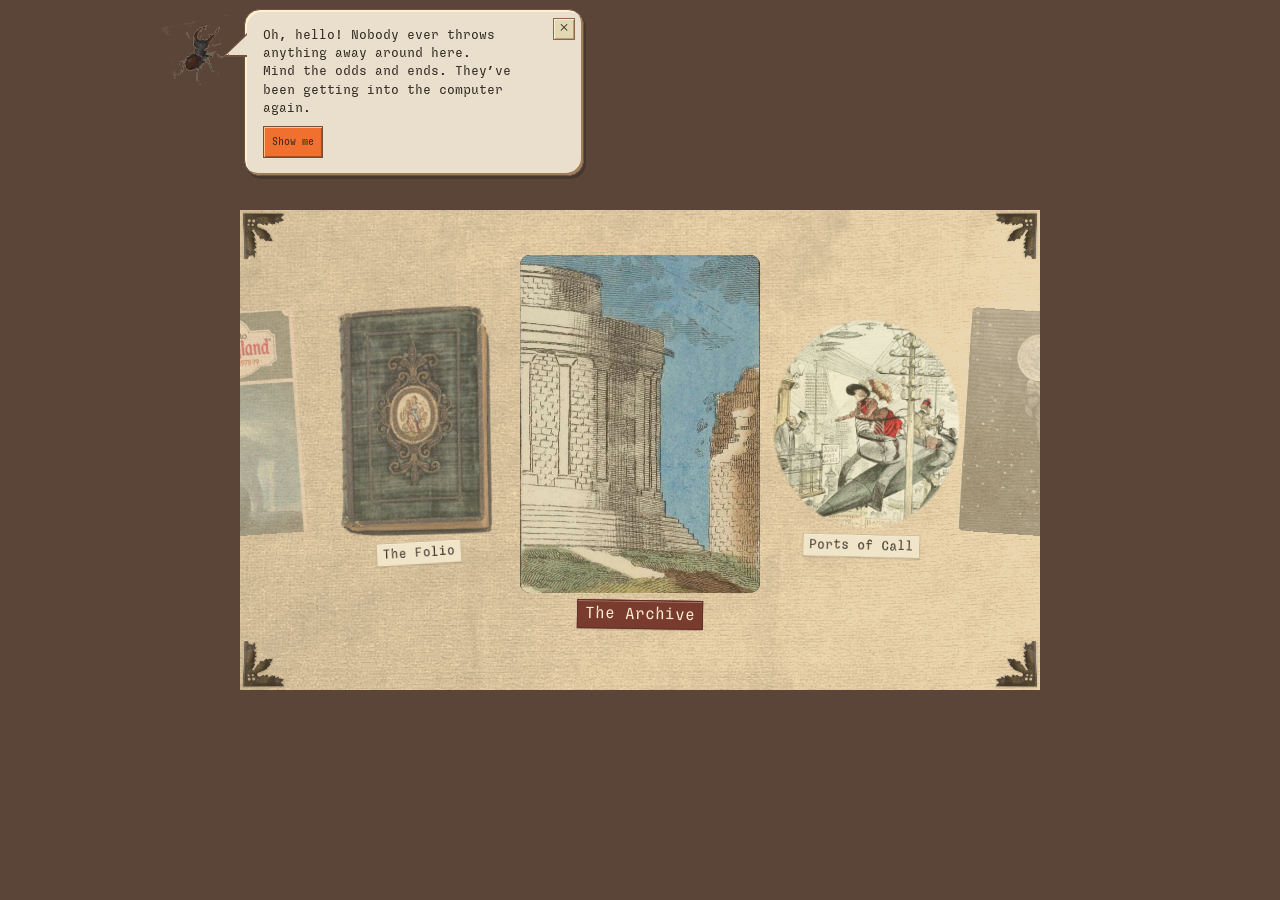
<file: visit/native/bench.html>
<!DOCTYPE html>
<html lang="en">
<head><meta http-equiv="Content-Security-Policy" content="default-src 'self'; connect-src 'none'; img-src 'self' data: blob:; style-src 'self' 'unsafe-inline'; script-src 'self' 'unsafe-inline'; object-src 'none'; base-uri 'none'; form-action 'none'"><script src="edition.js"></script><script src="offline.js"></script><script src="isolation.js"></script>
<meta charset="UTF-8">
<title>H A L Y X</title>
<script>
// Older kiosk launchers open this file directly. Use the same origin as the
// apparatus return links so the home page can retain its position.
if (location.protocol === 'file:') {
  location.replace('/bench' + location.search + location.hash);
}
</script>
<style>
@font-face{font-family:'Compagnon';src:url('fonts/Compagnon-Medium.woff2') format('woff2');font-style:normal;font-weight:500;font-display:swap}
@font-face{font-family:'Linden Hill';src:url('fonts/LindenHill-Italic.woff') format('woff');font-style:italic;font-weight:400;font-display:swap}
@font-face{font-family:'Linden Hill';src:url('fonts/LindenHill.woff') format('woff');font-style:normal;font-weight:400;font-display:swap}
*,*::before,*::after{margin:0;padding:0;box-sizing:border-box}
html,body{width:100%;height:100%;overflow:hidden;background:#5B4538;overscroll-behavior-x:none}
body{
  display:flex;
  align-items:center;
  justify-content:center;
}
.shell{
  position:relative;
  width:800px;
  height:480px;
  overflow:hidden;
  flex:0 0 auto;
  background:#C4B89A;
  box-shadow:0 12px 40px rgba(24,10,8,.22);
}
.shell::before{
  content:'';
  position:absolute;inset:6px;
  border:1px solid rgba(242,232,212,.16);
  box-shadow:inset 0 0 0 1px rgba(82,48,38,.08);
  pointer-events:none;z-index:3;
}
.shell::after{
  content:'';
  position:absolute;inset:0;
  background:
    radial-gradient(ellipse at 50% 46%,rgba(216,228,236,.07) 0%,transparent 54%),
    radial-gradient(ellipse at 50% 50%,transparent 62%,rgba(58,34,24,.08) 100%);
  pointer-events:none;z-index:1;
}

/* ── HEADER — stained panel ─────────────────────────────────────── */
.header{
  position:absolute;top:0;left:0;width:800px;height:62px;
  background:
    linear-gradient(180deg,rgba(255,236,214,.03) 0%,rgba(255,236,214,0) 10%),
    linear-gradient(90deg,rgba(118,72,64,.10) 0%,rgba(118,72,64,0) 12%,rgba(118,72,64,0) 88%,rgba(118,72,64,.07) 100%),
    linear-gradient(180deg,#643B35 0%,#55312D 46%,#482824 100%);
  border-bottom:2px solid #C1945C;
  display:flex;align-items:center;padding:0 22px;gap:14px;z-index:40;
  box-shadow:inset 0 -6px 10px rgba(26,8,6,.12);
}
.header::before{
  content:'';
  position:absolute;left:0;right:0;top:0;height:22px;
  background:
    linear-gradient(to bottom,rgba(255,244,228,.03),rgba(255,244,228,0) 38%);
  opacity:.18;pointer-events:none;
}
.header::after{
  content:'';
  position:absolute;left:136px;right:126px;bottom:11px;height:1px;
  background:linear-gradient(to right,transparent,rgba(196,156,110,.18) 20%,rgba(196,156,110,.08) 50%,rgba(196,156,110,.16) 80%,transparent 92%);
  opacity:.32;
}
.wordmark{
  font-family:monospace;font-size:13.5px;font-weight:bold;
  letter-spacing:.30em;color:#F07030;
  text-shadow:0 0 8px rgba(240,112,48,.18);flex-shrink:0;
}
.header-wi{
  font-family:monospace;font-size:5.5px;letter-spacing:.16em;
  color:rgba(225,188,136,.34);flex-shrink:0;
  align-self:flex-end;margin-bottom:10px;
}
/* Panel shortcut slots — future instrument shortcuts live here */
.panel-slots{display:flex;gap:5px;align-items:center;flex-shrink:0}
.panel-slot{
  width:42px;height:28px;
  background:
    linear-gradient(to bottom,rgba(142,97,87,.16) 0%,rgba(88,56,50,.20) 100%);
  border:1px solid rgba(212,168,112,.30);
  border-radius:2px;
  display:flex;align-items:center;justify-content:center;
  font-family:monospace;font-size:6.5px;
  color:rgba(226,192,146,.30);letter-spacing:.06em;
  box-shadow:inset 0 1px 0 rgba(255,236,214,.06), inset 0 -1px 3px rgba(26,8,4,.12);
  cursor:pointer;transition:border-color .2s,color .2s;
}
.panel-slot:hover{border-color:rgba(231,196,150,.58);color:rgba(231,196,150,.58)}
.panel-slot svg{width:20px;height:20px;display:block}
.panel-slot .slot-mark{
  stroke:rgba(214,186,150,.42);
  fill:none;
  stroke-width:1.1;
  stroke-linecap:round;
  stroke-linejoin:round;
}
.panel-slot .slot-dot{fill:rgba(240,112,48,.26)}
.panel-slot:hover .slot-mark{stroke:rgba(236,214,186,.74)}
.panel-slot:hover .slot-dot{fill:rgba(240,112,48,.48)}
.header-spacer{flex:1}

/* ── SIGNAL TICKER ──────────────────────────────────────────────── */
.signal-ticker{
  flex:0 1 320px;min-width:0;overflow:hidden;
  display:flex;align-items:center;gap:10px;
  padding:0 8px 0 12px;
  cursor:pointer;
}
.signal-ticker-dot{
  width:6px;height:6px;border-radius:50%;
  flex-shrink:0;
  background:rgba(240,112,48,.55);
  box-shadow:0 0 0 0 rgba(240,112,48,.4);
  animation:ticker-dot-pulse 2.2s ease-in-out infinite;
}
@keyframes ticker-dot-pulse{
  0%,100%{background:rgba(240,112,48,.32);box-shadow:0 0 4px rgba(240,112,48,.0)}
  50%{background:rgba(240,112,48,.80);box-shadow:0 0 9px rgba(240,112,48,.45)}
}
.signal-ticker-text{
  font-family:monospace;font-size:10px;letter-spacing:.14em;
  color:rgba(240,112,48,.65);
  white-space:nowrap;overflow:hidden;text-overflow:ellipsis;
  flex:1;min-width:0;
  transition:opacity .30s ease, transform .30s ease, color .18s;
}
.signal-ticker:hover .signal-ticker-text{color:rgba(240,112,48,.92)}
.signal-ticker-text.out{opacity:0;transform:translateY(-9px)}

/* ── STAGE ───────────────────────────────────────────────────────── */
.stage{
  position:absolute;top:62px;left:0;width:800px;height:356px;
  overflow:hidden;
  background:#C4B89A;
  box-shadow:inset 0 0 34px rgba(40,20,8,.08);
}
/* ── CARDS ───────────────────────────────────────────────────────── */
.card{
  position:absolute;overflow:hidden;cursor:pointer;border-radius:10px;
  transition:
    left .72s cubic-bezier(.34,1.18,.64,1),
    top .72s cubic-bezier(.34,1.18,.64,1),
    width .72s cubic-bezier(.34,1.18,.64,1),
    height .72s cubic-bezier(.34,1.18,.64,1),
    opacity .56s ease,
    transform .72s cubic-bezier(.34,1.18,.64,1),
    box-shadow .72s ease,
    filter .65s ease;
}
.card.slot-inactive{filter:saturate(.78) brightness(.94)}
.card.slot-peek{filter:saturate(.55) brightness(.88)}

/* Active state: no halo — the centered card's own mechanism wakes (slot-center gating) */

@keyframes unfurl{0%{filter:saturate(.10) brightness(.50)}55%{filter:saturate(1.08) brightness(1.05)}100%{filter:saturate(1) brightness(1)}}
.card.waking{animation:unfurl .70s cubic-bezier(.25,.46,.45,.94) forwards}

/* Pip */
.card-pip{position:absolute;top:10px;left:50%;transform:translateX(-50%);width:4px;height:4px;border-radius:50%;background:#F07030;z-index:8;opacity:0;transition:opacity .55s}
.card.slot-center .card-pip{opacity:1}

/* Label */
.card-label{position:absolute;bottom:0;left:0;right:0;padding:11px 12px 14px;background:linear-gradient(transparent,rgba(10,4,2,.94) 42%);z-index:7}
.card-name{display:block;font-family:monospace;font-size:9px;font-weight:bold;letter-spacing:.17em;color:#F5F2EC;line-height:1.4}

/* Name overlay — translucent, appears only while the card holds center */
.card-name-overlay{
  position:absolute;inset:0;display:flex;align-items:center;justify-content:center;
  text-align:center;padding:0 14px;
  z-index:7;opacity:0;transition:opacity .8s ease;pointer-events:none;
}
.card.slot-center .card-name-overlay{opacity:1}
.card-name-overlay .card-name{
  font-family:'Linden Hill',serif;font-style:italic;font-weight:400;
  font-size:30px;letter-spacing:.03em;line-height:1.15;
  color:rgba(245,242,236,.5);
  text-shadow:0 1px 10px rgba(0,0,0,.5);
}
/* Extra depth for cards whose art runs light/bright or busy-colorful — the
   standard soft shadow alone gets lost against them */
.a-trials .card-name-overlay .card-name,
.a-ports .card-name-overlay .card-name{
  text-shadow:0 2px 5px rgba(0,0,0,.75),0 5px 26px rgba(0,0,0,.65);
}

/* Waag stamp */
.waag-stamp{position:absolute;top:8px;right:9px;font-family:monospace;font-size:6px;letter-spacing:.14em;color:rgba(240,112,48,.16);z-index:6;pointer-events:none}

/* Watercolor stains */
.stain{position:absolute;border-radius:50%;pointer-events:none;mix-blend-mode:multiply;filter:url(#organic)}
.stain-tl{width:74px;height:74px;top:-23px;left:-23px}
.stain-br{width:90px;height:90px;bottom:-28px;right:-28px}

/* Stain colors adjusted for light bg */
.a-folio .stain-tl    {background:radial-gradient(circle,rgba(80,45,12,.38) 0%,transparent 68%)}
.a-folio .stain-br    {background:radial-gradient(circle,rgba(65,35,8,.28) 0%,transparent 72%)}
.a-archive .stain-tl  {background:radial-gradient(circle,rgba(8,2,0,.48) 0%,transparent 65%)}
.a-archive .stain-br  {background:radial-gradient(circle,rgba(10,3,0,.40) 0%,transparent 68%)}
.a-ports .stain-tl    {background:radial-gradient(circle,rgba(2,8,14,.48) 0%,transparent 65%)}
.a-ports .stain-br    {background:radial-gradient(circle,rgba(2,10,16,.40) 0%,transparent 68%)}
.a-dispatch .stain-tl {background:radial-gradient(circle,rgba(20,36,54,.30) 0%,transparent 68%)}
.a-dispatch .stain-br {background:radial-gradient(circle,rgba(16,30,48,.22) 0%,transparent 72%)}
.a-vern .stain-tl     {background:radial-gradient(circle,rgba(8,2,4,.48) 0%,transparent 65%)}
.a-vern .stain-br     {background:radial-gradient(circle,rgba(10,3,5,.40) 0%,transparent 68%)}
.a-helio .stain-tl    {background:radial-gradient(circle,rgba(85,55,16,.34) 0%,transparent 68%)}
.a-helio .stain-br    {background:radial-gradient(circle,rgba(18,36,52,.24) 0%,transparent 72%)}

/* ── FOLIO — leather-bound folio with brass clasp ───────────────── */
.a-folio .card-face{position:absolute;inset:0;background:transparent}
.folio-card-image{
  position:absolute;inset:0;width:100%;height:100%;display:block;
  object-fit:contain;object-position:center;
  pointer-events:none;user-select:none;
}
.folio-leather{position:absolute;inset:0;
  background:
    radial-gradient(ellipse 68% 52% at 32% 32%,rgba(160,112,60,.45) 0%,transparent 72%),
    radial-gradient(ellipse 44% 64% at 72% 74%,rgba(40,18,4,.35) 0%,transparent 62%)}
.folio-grain{position:absolute;inset:0;
  background:
    repeating-linear-gradient(46deg,transparent 0,transparent 3px,rgba(50,22,4,.055) 3px,rgba(50,22,4,.055) 4px),
    repeating-linear-gradient(-44deg,transparent 0,transparent 5px,rgba(50,22,4,.038) 5px,rgba(50,22,4,.038) 6px)}
/* Spine crease on left */
.folio-spine{position:absolute;top:8%;bottom:8%;left:22px;width:2px;
  background:linear-gradient(to bottom,transparent,rgba(30,10,2,.35) 20%,rgba(30,10,2,.42) 50%,rgba(30,10,2,.35) 80%,transparent)}
/* Spine stitching dots */
.folio-spine::before{content:'';position:absolute;top:0;left:0;right:0;bottom:0;
  background:repeating-linear-gradient(to bottom,rgba(80,40,8,.22) 0,rgba(80,40,8,.22) 2px,transparent 2px,transparent 10px)}
/* Brass clasp — vertical hardware strip on right edge */
.folio-clasp{position:absolute;top:50%;right:12px;transform:translateY(-50%);
  width:13px;height:52px;
  background:linear-gradient(to right,#A07838 0%,#C8A050 18%,#D4B05C 38%,#C09848 58%,#B08838 78%,#C8A050 100%);
  border-radius:2px;
  box-shadow:0 2px 6px rgba(0,0,0,.50),inset 0 1px 0 rgba(255,220,130,.30),inset -1px 0 0 rgba(0,0,0,.20)}
/* Clasp screw top */
.folio-clasp::before{content:'';position:absolute;top:7px;left:50%;transform:translateX(-50%);
  width:7px;height:7px;border-radius:50%;
  background:radial-gradient(circle,#D4AC5C 0%,#9A7030 55%,#5A3818 100%);
  box-shadow:0 1px 2px rgba(0,0,0,.45)}
/* Clasp screw bottom */
.folio-clasp::after{content:'';position:absolute;bottom:7px;left:50%;transform:translateX(-50%);
  width:7px;height:7px;border-radius:50%;
  background:radial-gradient(circle,#D4AC5C 0%,#9A7030 55%,#5A3818 100%);
  box-shadow:0 1px 2px rgba(0,0,0,.45)}
/* Clasp middle bar */
.folio-clasp-bar{position:absolute;top:50%;right:12px;width:13px;height:8px;
  transform:translateY(-50%);z-index:5;pointer-events:none;
  background:linear-gradient(to right,#9A7030,#C8A050,#9A7030);
  border-top:1px solid rgba(255,210,100,.25);border-bottom:1px solid rgba(0,0,0,.25)}
/* Gold-stamped title on cover */
.folio-cover-title{position:absolute;top:28%;left:14px;right:32px;
  text-align:center;
  font-family:monospace;font-size:10px;font-weight:bold;letter-spacing:.20em;
  color:rgba(192,152,68,.72);
  text-shadow:0 1px 1px rgba(0,0,0,.30),0 -1px 0 rgba(255,215,110,.12)}
.folio-cover-sub{position:absolute;top:42%;left:14px;right:32px;
  text-align:center;
  font-family:'IM Fell English',serif;font-size:8.5px;font-style:italic;
  color:rgba(175,135,58,.48)}
/* Foxing marks */
.fox{position:absolute;border-radius:50%;pointer-events:none;
  background:radial-gradient(circle,rgba(92,58,20,.28) 0%,transparent 70%)}

/* ── ARCHIVE ────────────────────────────────────────────────────── */
.a-archive .card-face{position:absolute;inset:0;background:#120502}
.archive-card-image{
  position:absolute;inset:0;width:100%;height:100%;display:block;
  object-fit:cover;object-position:center;
  pointer-events:none;user-select:none;
}
.arch-shelves{position:absolute;inset:0;background:repeating-linear-gradient(to bottom,transparent 0,transparent 38px,rgba(36,10,3,.95) 38px,rgba(52,16,5,.85) 42px),linear-gradient(to bottom,#280C05 0%,#140502 55%,#0E0302 100%)}
.arch-books{position:absolute;inset:0;background:repeating-linear-gradient(to right,transparent 0,transparent 5px,rgba(139,32,32,.24) 5px,rgba(139,32,32,.24) 8px,transparent 8px,transparent 17px,rgba(62,20,5,.34) 17px,rgba(62,20,5,.34) 21px,transparent 21px,transparent 31px,rgba(200,96,58,.13) 31px,rgba(200,96,58,.13) 34px,transparent 34px,transparent 43px,rgba(98,20,16,.20) 43px,rgba(98,20,16,.20) 46px)}
.arch-depth{position:absolute;top:0;left:0;right:0;height:44%;background:linear-gradient(to bottom,rgba(5,1,0,.92) 0%,transparent 100%)}
.arch-lantern{position:absolute;width:100px;height:100px;border-radius:50%;background:radial-gradient(circle,rgba(248,165,55,.66) 0%,rgba(215,100,22,.30) 38%,rgba(215,100,22,.06) 64%,transparent 80%);pointer-events:none;animation:lantern-wander 18s ease-in-out infinite;animation-play-state:paused}
.card.slot-center .arch-lantern{animation-play-state:running}
@keyframes lantern-wander{0%{top:12%;left:18%}22%{top:28%;left:56%}44%{top:52%;left:14%}62%{top:18%;left:70%}80%{top:46%;left:38%}100%{top:12%;left:18%}}
.arch-dust{position:absolute;inset:0;overflow:hidden}
.arch-mote{position:absolute;width:1.5px;height:1.5px;border-radius:50%;background:rgba(222,148,58,.80);animation:mote-rise linear infinite;animation-play-state:paused}
.card.slot-center .arch-mote{animation-play-state:running}
@keyframes mote-rise{0%{transform:translateY(0) translateX(0);opacity:0}8%{opacity:.9}88%{opacity:.28}100%{transform:translateY(-310px) translateX(12px);opacity:0}}

/* ── PORTS ──────────────────────────────────────────────────────── */
.a-ports .card-face{position:absolute;inset:0;background:transparent}
.ports-card-image{
  position:absolute;inset:0;width:100%;height:100%;display:block;
  object-fit:contain;object-position:center;
  pointer-events:none;user-select:none;
}
.ports-chart{position:absolute;inset:0;background:#071619;overflow:hidden}
.ports-grid{position:absolute;inset:0;background:repeating-linear-gradient(0deg,transparent 0,transparent 26px,rgba(122,158,168,.12) 26px,rgba(122,158,168,.12) 27px),repeating-linear-gradient(90deg,transparent 0,transparent 26px,rgba(122,158,168,.12) 26px,rgba(122,158,168,.12) 27px)}
.ports-coast{position:absolute;border:1px solid rgba(122,158,168,.26);border-radius:38% 55% 42% 68%}
.ports-compass{position:absolute;width:66px;height:66px;top:48%;left:50%;transform:translate(-50%,-50%)}
.compass-outer{position:absolute;inset:0;border:1px solid rgba(122,158,168,.52);border-radius:50%}
.compass-needle{position:absolute;top:50%;left:50%;width:0;height:0;animation:needle-sway 14s ease-in-out infinite;animation-play-state:paused}
.card.slot-center .compass-needle{animation-play-state:running}
@keyframes needle-sway{0%,100%{transform:rotate(-8deg)}18%{transform:rotate(11deg)}38%{transform:rotate(-4deg)}56%{transform:rotate(9deg)}74%{transform:rotate(2deg)}90%{transform:rotate(-6deg)}}
.needle-n{position:absolute;bottom:3px;left:-2px;width:4px;height:24px;clip-path:polygon(50% 0%,0% 100%,100% 100%);background:#A8C4CC}
.needle-s{position:absolute;top:3px;left:-2px;width:4px;height:20px;clip-path:polygon(50% 100%,0% 0%,100% 0%);background:#F07030}

/* ── DISPATCH — nothing could equal the splendor ────────────────── */
.a-dispatch .card-face{position:absolute;inset:0;background:#0A0E12}
.dispatch-card-image{
  position:absolute;inset:0;width:100%;height:100%;display:block;
  object-fit:cover;object-position:center;
  pointer-events:none;user-select:none;
}
.dispatch-dots{position:absolute;inset:0;z-index:1;background-image:radial-gradient(circle,rgba(230,240,248,.05) 1px,transparent 1px);background-size:11px 11px}
.dispatch-moon-lit{position:absolute;top:30px;right:28px;width:104px;height:104px;border-radius:50%;z-index:2;
  background:radial-gradient(circle at 50% 50%,rgba(222,235,246,.58) 0%,rgba(194,216,235,.30) 54%,rgba(170,196,219,.14) 74%,transparent 86%)}
.dispatch-moon-cut{position:absolute;top:19px;right:8px;width:104px;height:104px;border-radius:50%;z-index:3;filter:blur(3px);
  background:radial-gradient(circle at 50% 50%,#1A3044 0%,#1A3044 53%,transparent 76%)}
.dispatch-cloud{position:absolute;border-radius:50%;filter:blur(12px);pointer-events:none;z-index:4;opacity:0}
.dispatch-cloud.c1{width:150px;height:30px;top:60px;left:0;background:rgba(176,200,222,.24);animation:dispatch-float-lr 26s linear infinite}
.dispatch-cloud.c2{width:180px;height:36px;top:150px;left:0;background:rgba(150,178,204,.17);animation:dispatch-float-rl 34s linear infinite;animation-delay:-9s}
.dispatch-cloud.c3{width:128px;height:24px;top:214px;left:0;background:rgba(140,168,196,.14);animation:dispatch-float-lr 30s linear infinite;animation-delay:-16s}
@keyframes dispatch-float-lr{0%{transform:translateX(-175px);opacity:0}14%{opacity:1}86%{opacity:1}100%{transform:translateX(235px);opacity:0}}
@keyframes dispatch-float-rl{0%{transform:translateX(245px);opacity:0}14%{opacity:1}86%{opacity:1}100%{transform:translateX(-205px);opacity:0}}
.dispatch-cloud.c1,.dispatch-cloud.c2,.dispatch-cloud.c3{animation-play-state:paused}
.card.slot-center .dispatch-cloud.c1,.card.slot-center .dispatch-cloud.c2,.card.slot-center .dispatch-cloud.c3{animation-play-state:running}
.dispatch-plate{position:absolute;top:168px;left:0;right:0;text-align:center;z-index:5}
.dispatch-plate .pl-line{font-family:'Compagnon',monospace;font-weight:500;font-size:9px;letter-spacing:.28em;color:rgba(224,236,246,.58);margin-bottom:13px}
.dispatch-plate .pl-year{font-family:'Linden Hill',serif;font-style:italic;font-size:30px;letter-spacing:.02em;color:rgba(226,238,248,.74)}

/* ── VERNIERSCOPE — the dial in miniature ───────────────────────── */
.a-vern .card-face{
  position:absolute;inset:0;
  background:transparent;
}
.vern-card-image{
  position:absolute;inset:0;width:100%;height:100%;display:block;
  opacity:0;pointer-events:none;user-select:none;
}
.vern-card-machine{
  object-fit:contain;object-position:center;opacity:1;
}
.vern-stars{
  position:absolute;inset:0;
  background-image:radial-gradient(circle,rgba(244,224,196,.40) .8px,transparent 1px);
  background-size:26px 26px;
  opacity:.22;
}
.pv-kick{position:absolute;top:12px;left:13px;font-family:monospace;font-size:6px;letter-spacing:.2em;color:rgba(61,138,138,.85);z-index:5}
.pv-dial{position:absolute;left:50%;top:128px;transform:translate(-50%,-50%);width:172px;height:172px}
.pv-ring{position:absolute;inset:9px;border-radius:50%;border:1px solid rgba(200,152,80,.3)}
.pv-ring.inner{inset:34px;border-style:dotted;border-color:rgba(200,152,80,.22)}
.pv-hub{position:absolute;left:50%;top:50%;transform:translate(-50%,-50%);width:7px;height:7px;border-radius:50%;
  background:radial-gradient(circle,rgba(240,215,180,.8),rgba(200,152,80,.25) 70%);box-shadow:0 0 8px rgba(200,152,80,.35)}
.pv-node{position:absolute;width:30px;height:30px;margin:-15px 0 0 -15px;border-radius:50%;
  background:radial-gradient(circle at 36% 30%,rgba(240,223,192,.13),rgba(16,10,18,.94) 74%);
  border:1px solid rgba(200,152,80,.44);
  box-shadow:inset 0 1px 4px rgba(0,0,0,.65),0 2px 5px rgba(0,0,0,.5);
  display:flex;align-items:center;justify-content:center;color:rgba(240,215,180,.66);z-index:3}
.pv-node svg{width:19px;height:19px}
.pv-node.lit{border-color:#e06820;color:#e8863c;animation:pv-breathe 4.8s ease-in-out infinite;animation-play-state:paused}
.card.slot-center .pv-node.lit{animation-play-state:running}
@keyframes pv-breathe{
  0%,100%{box-shadow:0 0 8px rgba(224,104,32,.3),inset 0 1px 4px rgba(0,0,0,.5);transform:scale(1)}
  50%{box-shadow:0 0 20px rgba(224,104,32,.6),inset 0 1px 4px rgba(0,0,0,.5);transform:scale(1.1)}
}

/* ── HELIOGRAPH ─────────────────────────────────────────────────── */
.a-helio .card-face{position:absolute;inset:0;background:#D8D0BA}
.helio-card-image{
  position:absolute;inset:0;width:100%;height:100%;display:block;
  object-fit:cover;object-position:center;
  opacity:0;transition:opacity .24s ease-in-out;
  pointer-events:none;user-select:none;
}
.helio-card-sun{opacity:1;transform:scale(1.06)}
.helio-card-luna{transform:scale(1.06)}
.a-helio.helio-is-night .helio-card-sun{opacity:0}
.a-helio.helio-is-night .helio-card-luna{opacity:1}
.helio-name-night{display:none}
.a-helio.helio-is-night .helio-name-day{display:none}
.a-helio.helio-is-night .helio-name-night{display:block}

/* ── MINT — the coins, loose ────────────────────────────────────── */
.a-mint .card-face{position:absolute;inset:0;background:transparent}
.mint-tray-rim{position:absolute;inset:10px 10px 62px;border-radius:6px;
  border:1px solid rgba(200,160,64,.16);
  box-shadow:inset 0 2px 12px rgba(0,0,0,.55), inset 0 0 34px rgba(20,12,4,.4),
    0 1px 0 rgba(255,220,140,.05)}
.mint-tray-coin{position:absolute;filter:drop-shadow(0 4px 6px rgba(0,0,0,.55))}
.mint-tray-coin svg{display:block;width:100%;height:100%}

/* ── RUM STANDARD — the bottle label ────────────────────────────── */
.a-rum .card-face{position:absolute;inset:0;background:transparent}
.rum-card-image{
  position:absolute;inset:0;width:100%;height:100%;display:block;
  object-fit:contain;object-position:center;
  transform:scale(1.02);
  pointer-events:none;user-select:none;
}

/* ── CREAMERY — acquired ice-cream menu cover ──────────────────── */
.a-creamery .card-face{position:absolute;inset:0;background:#efd8ce}
.creamery-card-image{
  position:absolute;inset:0;width:100%;height:100%;display:block;
  object-fit:contain;object-position:center;
  pointer-events:none;user-select:none;
}
.a-creamery .card-name-overlay .card-name{
  color:rgba(78,30,28,.64);
  text-shadow:0 1px 6px rgba(255,246,230,.86),0 2px 16px rgba(255,246,230,.62);
}
.pr-cane{position:absolute;inset:0;background:
    repeating-linear-gradient(90deg,rgba(255,244,220,.02) 0 1px,transparent 1px 11px),
    repeating-linear-gradient(0deg,rgba(255,244,220,.016) 0 1px,transparent 1px 15px)}
.pr-frond{position:absolute;z-index:2;color:rgba(61,92,46,.4)}
.pr-frond svg{width:100%;height:100%;display:block}
.pr-label{position:absolute;top:24px;left:22px;right:22px;height:212px;transform:rotate(-.8deg);
  background:
    radial-gradient(ellipse at 50% 8%,rgba(255,252,240,.5) 0%,transparent 55%),
    linear-gradient(170deg,#f5ecd0 0%,#f2e8c9 55%,#e9dcb8 100%);
  border-radius:3px;
  box-shadow:0 5px 16px rgba(15,8,3,.7),0 1px 3px rgba(15,8,3,.5);
  z-index:4}
/* tapa-cloth bands, top and bottom */
.pr-tapa{position:absolute;left:7px;right:7px;height:8px;
  background:
    repeating-linear-gradient(45deg,rgba(61,92,46,.5) 0 5px,transparent 5px 10px),
    repeating-linear-gradient(-45deg,rgba(71,111,103,.42) 0 5px,transparent 5px 10px)}
.pr-tapa.top{top:7px;border-top:1px solid rgba(200,132,26,.7);border-bottom:1px solid rgba(200,132,26,.45)}
.pr-tapa.bottom{bottom:7px;border-bottom:1px solid rgba(200,132,26,.7);border-top:1px solid rgba(200,132,26,.45)}
/* bamboo rods, left and right */
.pr-bamboo{position:absolute;top:7px;bottom:7px;width:5px;border-radius:2.5px;
  background:linear-gradient(to right,#a06f2e 0%,#c89a4e 45%,#b9823a 70%,#8a5c22 100%)}
.pr-bamboo::before{content:'';position:absolute;inset:0;
  background:repeating-linear-gradient(to bottom,transparent 0 22px,rgba(58,32,8,.7) 22px 23.5px,rgba(255,230,170,.5) 23.5px 25px)}
.pr-bamboo.left{left:7px}
.pr-bamboo.right{right:7px}
.pr-inner{position:absolute;inset:19px 16px;text-align:center}
.pr-est{font-family:monospace;font-size:5.5px;letter-spacing:.3em;color:rgba(71,111,103,.9)}
.pr-arch{width:100%;height:46px;margin-top:2px}
.pr-arch text{font-family:'IM Fell English SC',serif;font-size:15px;fill:#3a2408;letter-spacing:.03em}
.pr-starline{display:flex;align-items:center;justify-content:center;gap:8px;margin-top:0}
.pr-starline .fl-line{width:26px;height:1px;background:rgba(61,92,46,.5)}
.pr-star{width:11px;height:11px;color:#476f67}
.pr-star svg{width:100%;height:100%;display:block}
.pr-cartouche{width:104px;height:60px;margin:6px auto 0;position:relative;
  background:radial-gradient(ellipse,rgba(71,111,103,.08),transparent 70%);
  border:1px solid rgba(61,92,46,.55);border-radius:52px/30px;
  display:flex;align-items:center;justify-content:center}
.pr-cartouche::before{content:'';position:absolute;inset:3px;border:.5px dashed rgba(200,132,26,.45);border-radius:52px/30px}
.pr-cartouche svg{width:62px;height:44.5px;opacity:.78}
.pr-motto{font-family:'IM Fell English',serif;font-style:italic;font-size:9.5px;color:rgba(58,36,8,.75);margin-top:7px}
.pr-batch{font-family:monospace;font-size:5px;letter-spacing:.24em;color:rgba(58,36,8,.42);margin-top:5px}
.a-rum .stain-tl{background:radial-gradient(circle,rgba(84,46,10,.50) 0%,transparent 68%)}
.a-rum .stain-br{background:radial-gradient(circle,rgba(64,32,6,.38) 0%,transparent 72%)}

/* ── MATINAL — first light, page unprinted ──────────────────────── */
.a-matinal .card-face{
  position:absolute;inset:0;
  background:transparent;
}
.matinal-card-image{
  position:absolute;inset:0;width:100%;height:100%;display:block;
  object-fit:contain;object-position:center;
  pointer-events:none;user-select:none;
}
.pm-dateline{position:absolute;top:0;left:0;right:0;height:16px;background:#C2D1DC;border-bottom:1px solid rgba(26,42,56,.18);
  display:flex;align-items:center;justify-content:space-between;padding:0 9px;z-index:5}
.pm-dateline span{font-family:monospace;font-size:5.5px;font-weight:700;letter-spacing:.28em;color:#2E3C48}
.pm-dateline span.coords{font-weight:400;letter-spacing:.08em;color:rgba(26,42,56,.38)}
.pm-skyglow{position:absolute;top:16px;left:0;right:0;height:158px;z-index:2;
  background:radial-gradient(ellipse 90% 62% at 50% 100%,rgba(235,200,172,.55) 0%,rgba(235,200,172,.18) 46%,transparent 74%)}
.pm-sun{position:absolute;left:50%;top:152px;transform:translateX(-50%);width:38px;height:38px;z-index:3}
.pm-sun svg{width:100%;height:100%;display:block}
.pm-birds{position:absolute;z-index:3;color:rgba(26,42,56,.4)}
.pm-horizon{position:absolute;top:174px;left:0;right:0;z-index:4}
.pm-horizon .peach{height:3px;background:#E0B294}
.pm-horizon .pale{height:6px;background:#EBC8AC}
.pm-vellum{position:absolute;top:183px;left:0;right:0;bottom:0;z-index:4;
  background:#ECE5D4 repeating-linear-gradient(0deg,transparent 0 14px,rgba(26,42,56,.075) 14px 15px)}
.pm-standing{position:absolute;top:206px;left:18px;right:18px;z-index:5;text-align:left;
  font-family:'Linden Hill',serif;font-style:italic;font-size:11px;line-height:1.5;color:rgba(26,42,56,.44)}
.a-matinal .waag-stamp{color:rgba(26,42,56,.22)}
.a-matinal .stain-tl{background:radial-gradient(circle,rgba(26,42,56,.16) 0%,transparent 68%)}
.a-matinal .stain-br{background:radial-gradient(circle,rgba(26,42,56,.12) 0%,transparent 72%)}

/* ── SOCIAL UTILITY — photographed book cover ─────────────────────── */
.a-trials .card-face{position:absolute;inset:0;overflow:hidden;background:transparent}
.trials-card-image{
  position:absolute;inset:0;width:100%;height:100%;display:block;
  object-fit:contain;object-position:center;
  pointer-events:none;user-select:none;
}
.a-trials .trials-card-image{
  height:auto;top:50%;bottom:auto;transform:translateY(-50%) scale(.96);
  clip-path:polygon(10% 2.9%,15% 2.4%,88% 1.9%,93.4% 2.8%,93.4% 95%,90% 95.3%,1.1% 91.1%,1.1% 86%,5.4% 39%);
}
.a-trials .stain-tl{background:radial-gradient(circle,rgba(74,32,26,.50) 0%,transparent 68%)}
.a-trials .stain-br{background:radial-gradient(circle,rgba(60,25,18,.40) 0%,transparent 72%)}
.trials-grain{position:absolute;inset:0;pointer-events:none;opacity:.38;mix-blend-mode:multiply;
  background-image:url("data:image/svg+xml;utf8,<svg xmlns='http://www.w3.org/2000/svg' width='180' height='180'><filter id='n'><feTurbulence type='fractalNoise' baseFrequency='0.85' numOctaves='2' stitchTiles='stitch'/><feColorMatrix values='0 0 0 0 0.25  0 0 0 0 0.13  0 0 0 0 0.08  0 0 0 0.5 0'/></filter><rect width='100%25' height='100%25' filter='url(%23n)'/></svg>")}
.trials-foxing{position:absolute;inset:0;pointer-events:none;
  background:
    radial-gradient(circle 7px at 14% 14%,rgba(80,40,20,.24),transparent 70%),
    radial-gradient(circle 4px at 26% 7%,rgba(80,40,20,.18),transparent 70%),
    radial-gradient(circle 10px at 86% 16%,rgba(70,30,15,.22),transparent 70%),
    radial-gradient(circle 5px at 90% 6%,rgba(70,30,15,.16),transparent 70%),
    radial-gradient(circle 13px at 8% 76%,rgba(70,30,15,.22),transparent 70%),
    radial-gradient(circle 6px at 36% 44%,rgba(80,40,20,.13),transparent 70%),
    radial-gradient(circle 4px at 72% 60%,rgba(80,40,20,.16),transparent 70%)}
.trials-scanlines{position:absolute;inset:0;pointer-events:none;mix-blend-mode:multiply;opacity:.6;
  background:repeating-linear-gradient(0deg,rgba(35,60,70,.06) 0px,rgba(35,60,70,.06) 1px,transparent 1px,transparent 3px)}
.trials-embossed{position:absolute;top:34px;left:0;right:0;height:110px;
  display:flex;flex-direction:column;align-items:center;justify-content:center;
  pointer-events:none;font-family:'Linden Hill',serif;
  font-size:38px;line-height:.92;letter-spacing:.06em;text-align:center;
  color:rgba(74,19,24,.045);
  text-shadow:-.6px -.6px 0 rgba(255,240,210,.55),.6px .6px 0 rgba(50,18,8,.20),0 0 .5px rgba(74,19,24,.10)}
.trials-embossed .line{display:block}
.trials-ornament{position:absolute;pointer-events:none;z-index:2}
.trials-ornament svg{width:100%;height:100%;display:block}
.trials-ornament.ornament-tr{top:22px;right:-6px;width:54px;height:54px}
.trials-ornament.ornament-bl{bottom:64px;left:-6px;width:54px;height:54px}
.trials-bus{position:absolute;top:165.5px;left:60px;right:60px;height:1px;z-index:1;
  background:linear-gradient(90deg,transparent 0%,rgba(122,158,168,.4) 18%,rgba(122,158,168,.4) 82%,transparent 100%)}
.trials-faculty-marks{position:absolute;top:160px;left:0;right:0;
  display:flex;justify-content:center;align-items:center;gap:18px;z-index:2}
.faculty-mark-item{display:flex;align-items:center;gap:7px}
.faculty-mark-item .fm-dot{width:5px;height:5px;border-radius:50%;background:#6b3a2e;
  opacity:.55;box-shadow:inset 0 0 0 .5px rgba(60,30,20,.5)}
.faculty-mark-item.active .fm-dot{background:#7a9ea8;
  box-shadow:0 0 3px rgba(122,158,168,.55);opacity:1;animation:trials-phosphor 4.4s ease-in-out infinite}
.card.slot-center .faculty-mark-item.active .fm-dot{animation-play-state:running}
.faculty-mark-item .fm-name{font-family:monospace;font-size:7.5px;letter-spacing:.22em;
  color:#6b3a2e;text-transform:uppercase;line-height:1}
.faculty-mark-item.active .fm-name{color:#4f7178}
@keyframes trials-phosphor{0%,100%{opacity:.62;transform:scale(1)}50%{opacity:1;transform:scale(1.06)}}
.trials-row-tick{width:1px;height:12px;background:#7a5e22;opacity:.8}

/* ── BOTANICAL PARTICLES ────────────────────────────────────────── */

/* ── FOOTER — stained panel ─────────────────────────────────────── */
.footer{
  position:absolute;bottom:0;left:0;width:800px;height:62px;
  background:
    linear-gradient(0deg,rgba(255,236,214,.03) 0%,rgba(255,236,214,0) 10%),
    linear-gradient(90deg,rgba(118,72,64,.08) 0%,rgba(118,72,64,0) 12%,rgba(118,72,64,0) 88%,rgba(118,72,64,.07) 100%),
    linear-gradient(0deg,#643B35 0%,#55312D 46%,#482824 100%);
  border-top:2px solid #C1945C;
  display:flex;align-items:center;padding:0 22px;z-index:40;
  box-shadow:inset 0 6px 10px rgba(26,8,6,.12);
}
.footer::before{
  content:'';
  position:absolute;left:0;right:0;bottom:0;height:22px;
  background:
    linear-gradient(to top,rgba(255,244,228,.03),rgba(255,244,228,0) 38%);
  opacity:.14;pointer-events:none;
}
.footer-serial{font-family:monospace;font-size:6.5px;letter-spacing:.15em;color:rgba(228,194,148,.42)}
.parlour-btn,.cyberspace-link{
  font-family:"Baskerville","Iowan Old Style",Georgia,serif;font-size:10.5px;
  letter-spacing:.08em;color:rgba(242,214,164,.92);
  background:rgba(184,138,72,.18);
  border:1px solid rgba(200,156,88,.62);border-radius:3px;
  padding:7px 17px;cursor:pointer;
  display:flex;align-items:center;gap:7px;
  box-shadow:0 1px 10px rgba(184,138,72,.18),inset 0 1px 0 rgba(255,232,180,.10);
  transition:background .2s,color .2s,border-color .2s,box-shadow .2s;
  margin-left:18px;
}
.parlour-btn:hover,.cyberspace-link:hover{background:rgba(184,138,72,.32);color:rgba(255,234,184,1);border-color:rgba(210,168,96,.90);box-shadow:0 2px 18px rgba(184,138,72,.32),inset 0 1px 0 rgba(255,232,180,.16)}
.parlour-btn .parlour-suit{font-size:13px;line-height:1;animation:parlour-glow 4.5s ease-in-out infinite}
@keyframes parlour-glow{0%,100%{text-shadow:0 0 4px rgba(240,180,50,.18)}50%{text-shadow:0 0 12px rgba(240,180,50,.62)}}
.keyhole-wrap{margin-left:auto;position:relative}
.cyberspace-link{text-decoration:none}
.cyberspace-link span{font-size:13px;line-height:1}
.cyberspace-link:focus-visible{outline:2px dotted rgba(242,214,164,.92);outline-offset:3px}
.keyhole-btn{background:none;border:none;cursor:pointer;padding:10px 8px;display:flex;align-items:center;border-radius:4px;transition:background .25s}
.keyhole-btn:hover{background:rgba(200,96,58,.12)}
.keyhole-icon{width:24px;height:35px;display:block;object-fit:contain;animation:keyhole-idle 6s ease-in-out infinite}
@keyframes keyhole-idle{0%,100%{filter:drop-shadow(0 0 2px rgba(193,148,92,.24))}50%{filter:drop-shadow(0 0 8px rgba(193,148,92,.52))}}
.keyhole-btn.lit .keyhole-icon{animation:none;filter:drop-shadow(0 0 9px rgba(240,112,48,.95)) drop-shadow(0 0 22px rgba(240,112,48,.55))}
.dropup{position:absolute;bottom:calc(100% + 8px);right:0;
  background:
    linear-gradient(180deg,rgba(255,236,214,.06) 0%,rgba(255,236,214,0) 14%),
    linear-gradient(to bottom,#6C4A43 0%,#563933 100%);
  border:1px solid #C1945C;border-radius:3px;min-width:196px;
  display:none;flex-direction:column;overflow:hidden;z-index:100;
  box-shadow:0 -4px 30px rgba(0,0,0,.45)}
.dropup.open{display:flex}
.dropup::before{content:'';display:block;height:2px;background:linear-gradient(to right,transparent,rgba(240,112,48,.40),transparent)}
.dropup-item{font-family:monospace;font-size:9.5px;letter-spacing:.11em;color:rgba(238,220,198,.82);background:transparent;border:none;border-bottom:1px solid rgba(96,44,24,.42);padding:13px 16px;text-align:left;cursor:pointer;transition:background .15s,color .15s}
.dropup-item:last-child{border-bottom:none}
.dropup-item:hover{background:rgba(108,48,28,.30);color:#F5F2EC}
.dropup-item.danger{color:rgba(238,220,198,.42)}
.dropup-item.danger:hover{color:#F07030}
@keyframes item-rise{from{opacity:0;transform:translateY(5px)}to{opacity:1;transform:translateY(0)}}
.dropup.open .dropup-item{animation:item-rise .18s ease both}
.dropup.open .dropup-item:nth-child(2){animation-delay:.07s}
.dropup.open .dropup-item:nth-child(3){animation-delay:.14s}

/* ── STAGE BACKGROUND — 2026-07-12 Architect pass ──────────────────
   Brushed-metal texture, dust motes and independent signal pulses.
   Superseded hidden ornament/canvas machinery removed September 7. */
.stage::before{
  content:''; position:absolute; inset:0; pointer-events:none; z-index:1;
  background-image:url('assets/brushed-circuit-grain.svg');
  background-size:80px 80px;
  opacity:.30; mix-blend-mode:multiply;
}
.dust-mote{
  position:absolute; z-index:2; pointer-events:none; border-radius:50%;
  background:rgba(232,204,150,.9); opacity:0;
}
.signal-pulse{
  position:absolute; z-index:2; pointer-events:none; border-radius:50%;
  width:2.5px; height:2.5px; background:#F07030; opacity:0;
  box-shadow:0 0 3px 1px rgba(240,112,48,.7);
}
@keyframes dust0{0%{transform:translate(-4.8px,-12.8px);opacity:0.00}25%{transform:translate(-1.9px,-12.1px);opacity:0.19}50%{transform:translate(-1.8px,-3.0px);opacity:0.34}75%{transform:translate(4.8px,-11.3px);opacity:0.29}100%{transform:translate(-4.0px,-11.9px);opacity:0.00}}
@keyframes dust1{0%{transform:translate(5.4px,-11.7px);opacity:0.00}25%{transform:translate(-3.4px,-6.5px);opacity:0.33}50%{transform:translate(6.4px,-3.4px);opacity:0.20}75%{transform:translate(1.9px,-5.9px);opacity:0.28}100%{transform:translate(-5.8px,-8.3px);opacity:0.00}}
@keyframes dust2{0%{transform:translate(3.7px,-10.3px);opacity:0.00}25%{transform:translate(4.8px,-11.7px);opacity:0.26}50%{transform:translate(-3.8px,-8.6px);opacity:0.23}75%{transform:translate(-4.3px,-4.4px);opacity:0.20}100%{transform:translate(-0.7px,-2.0px);opacity:0.00}}
@keyframes dust3{0%{transform:translate(-7.8px,-3.0px);opacity:0.00}25%{transform:translate(2.4px,-8.7px);opacity:0.22}50%{transform:translate(-1.2px,-6.9px);opacity:0.31}75%{transform:translate(-5.4px,-10.1px);opacity:0.35}100%{transform:translate(3.7px,-10.7px);opacity:0.00}}
@keyframes dust4{0%{transform:translate(-0.7px,-13.5px);opacity:0.00}25%{transform:translate(3.6px,-3.2px);opacity:0.37}50%{transform:translate(4.2px,-2.5px);opacity:0.18}75%{transform:translate(-3.8px,-2.4px);opacity:0.34}100%{transform:translate(-1.6px,-2.7px);opacity:0.00}}
@keyframes dust5{0%{transform:translate(-3.7px,-11.0px);opacity:0.00}25%{transform:translate(1.8px,-12.1px);opacity:0.29}50%{transform:translate(-2.5px,-8.5px);opacity:0.25}75%{transform:translate(5.5px,-2.0px);opacity:0.29}100%{transform:translate(-1.1px,-11.5px);opacity:0.00}}
@keyframes dust6{0%{transform:translate(3.2px,-12.2px);opacity:0.00}25%{transform:translate(-8.3px,-8.1px);opacity:0.23}50%{transform:translate(9.0px,-12.5px);opacity:0.29}75%{transform:translate(4.9px,-9.1px);opacity:0.38}100%{transform:translate(-0.4px,-11.1px);opacity:0.00}}
@keyframes dust7{0%{transform:translate(-1.3px,-11.4px);opacity:0.00}25%{transform:translate(-5.6px,-13.6px);opacity:0.23}50%{transform:translate(0.5px,-4.7px);opacity:0.26}75%{transform:translate(-4.3px,-10.1px);opacity:0.36}100%{transform:translate(-3.3px,-12.6px);opacity:0.00}}
@keyframes dust8{0%{transform:translate(-5.2px,-3.5px);opacity:0.00}25%{transform:translate(7.2px,-2.9px);opacity:0.25}50%{transform:translate(2.8px,-4.4px);opacity:0.31}75%{transform:translate(5.7px,-7.7px);opacity:0.31}100%{transform:translate(3.3px,-10.8px);opacity:0.00}}
@keyframes dust9{0%{transform:translate(2.3px,-11.7px);opacity:0.00}25%{transform:translate(-1.9px,-6.6px);opacity:0.33}50%{transform:translate(-4.2px,-3.7px);opacity:0.35}75%{transform:translate(3.4px,-8.4px);opacity:0.27}100%{transform:translate(-1.7px,-9.3px);opacity:0.00}}
@keyframes dust10{0%{transform:translate(-6.9px,-4.3px);opacity:0.00}25%{transform:translate(5.1px,-3.5px);opacity:0.29}50%{transform:translate(6.8px,-11.6px);opacity:0.31}75%{transform:translate(-3.0px,-3.3px);opacity:0.33}100%{transform:translate(-0.5px,-7.7px);opacity:0.00}}
@keyframes dust11{0%{transform:translate(1.9px,-12.3px);opacity:0.00}25%{transform:translate(-2.5px,-4.8px);opacity:0.28}50%{transform:translate(-8.8px,-3.9px);opacity:0.35}75%{transform:translate(-7.5px,-7.5px);opacity:0.26}100%{transform:translate(5.2px,-10.3px);opacity:0.00}}
@keyframes dust12{0%{transform:translate(2.2px,-3.4px);opacity:0.00}25%{transform:translate(0.2px,-8.8px);opacity:0.35}50%{transform:translate(5.0px,-13.2px);opacity:0.36}75%{transform:translate(-5.5px,-10.4px);opacity:0.35}100%{transform:translate(-1.4px,-4.4px);opacity:0.00}}
@keyframes dust13{0%{transform:translate(6.5px,-10.9px);opacity:0.00}25%{transform:translate(8.5px,-13.9px);opacity:0.21}50%{transform:translate(2.7px,-12.5px);opacity:0.20}75%{transform:translate(5.2px,-6.8px);opacity:0.29}100%{transform:translate(0.4px,-9.1px);opacity:0.00}}
@keyframes dust14{0%{transform:translate(3.2px,-6.7px);opacity:0.00}25%{transform:translate(-3.4px,-3.0px);opacity:0.27}50%{transform:translate(7.4px,-10.3px);opacity:0.35}75%{transform:translate(5.2px,-6.6px);opacity:0.27}100%{transform:translate(-6.5px,-4.7px);opacity:0.00}}
@keyframes dust15{0%{transform:translate(3.2px,-6.5px);opacity:0.00}25%{transform:translate(-3.9px,-2.7px);opacity:0.22}50%{transform:translate(5.3px,-5.9px);opacity:0.36}75%{transform:translate(-7.6px,-6.3px);opacity:0.36}100%{transform:translate(-3.1px,-9.5px);opacity:0.00}}
.dust0{left:80.3%;top:75.4%;width:1px;height:1px;animation:dust0 16.3s ease-in-out 2.6s infinite}
.dust1{left:4.7%;top:31.1%;width:1px;height:1px;animation:dust1 16.1s ease-in-out 11.2s infinite}
.dust2{left:17.3%;top:63.9%;width:1px;height:1px;animation:dust2 21.2s ease-in-out 7.8s infinite}
.dust3{left:34.5%;top:21.3%;width:1px;height:1px;animation:dust3 22.0s ease-in-out 10.3s infinite}
.dust4{left:60.8%;top:82.9%;width:1px;height:1px;animation:dust4 22.4s ease-in-out 9.8s infinite}
.dust5{left:9.1%;top:20.5%;width:1px;height:1px;animation:dust5 26.0s ease-in-out 1.4s infinite}
.dust6{left:44.8%;top:61.7%;width:2px;height:2px;animation:dust6 19.9s ease-in-out 0.4s infinite}
.dust7{left:49.5%;top:14.0%;width:1px;height:1px;animation:dust7 21.8s ease-in-out 11.6s infinite}
.dust8{left:83.0%;top:30.1%;width:1px;height:1px;animation:dust8 26.1s ease-in-out 11.5s infinite}
.dust9{left:5.2%;top:81.4%;width:1px;height:1px;animation:dust9 24.6s ease-in-out 2.5s infinite}
.dust10{left:49.0%;top:80.4%;width:1px;height:1px;animation:dust10 15.3s ease-in-out 0.4s infinite}
.dust11{left:12.8%;top:15.8%;width:2px;height:2px;animation:dust11 17.8s ease-in-out 5.8s infinite}
.dust12{left:69.0%;top:34.1%;width:1px;height:1px;animation:dust12 17.0s ease-in-out 10.5s infinite}
.dust13{left:94.7%;top:59.9%;width:1px;height:1px;animation:dust13 18.5s ease-in-out 2.8s infinite}
.dust14{left:43.9%;top:58.1%;width:1px;height:1px;animation:dust14 19.3s ease-in-out 7.9s infinite}
.dust15{left:52.2%;top:70.9%;width:1px;height:1px;animation:dust15 17.1s ease-in-out 10.6s infinite}
@keyframes pulse0{0%,86%{transform:translate(0,0);opacity:0}88%{opacity:.85}94%{transform:translate(-20.6px,6.4px);opacity:.85}97%,100%{transform:translate(-20.6px,6.4px);opacity:0}}
@keyframes pulse1{0%,86%{transform:translate(0,0);opacity:0}88%{opacity:.85}94%{transform:translate(8.4px,19.4px);opacity:.85}97%,100%{transform:translate(8.4px,19.4px);opacity:0}}
@keyframes pulse2{0%,86%{transform:translate(0,0);opacity:0}88%{opacity:.85}94%{transform:translate(20.3px,13.0px);opacity:.85}97%,100%{transform:translate(20.3px,13.0px);opacity:0}}
@keyframes pulse3{0%,86%{transform:translate(0,0);opacity:0}88%{opacity:.85}94%{transform:translate(-12.6px,-18.2px);opacity:.85}97%,100%{transform:translate(-12.6px,-18.2px);opacity:0}}
@keyframes pulse4{0%,86%{transform:translate(0,0);opacity:0}88%{opacity:.85}94%{transform:translate(6.8px,17.1px);opacity:.85}97%,100%{transform:translate(6.8px,17.1px);opacity:0}}
.pulse0{left:50.6%;top:57.0%;animation:pulse0 18.4s linear 6.5s infinite}
.pulse1{left:17.5%;top:34.3%;animation:pulse1 16.0s linear 11.1s infinite}
.pulse2{left:88.6%;top:87.2%;animation:pulse2 16.5s linear 0.6s infinite}
.pulse3{left:52.3%;top:14.8%;animation:pulse3 12.3s linear 0.2s infinite}
.pulse4{left:45.2%;top:77.4%;animation:pulse4 11.2s linear 6.5s infinite}
.a-disneyland .card-face{position:absolute;inset:0;background:transparent}.disneyland-card-image{display:block;width:100%;height:100%;pointer-events:none}
</style>
<link rel="stylesheet" href="assets/mint/v1/controls.css">
<link rel="stylesheet" href="assets/studiolo/v1/desktop.css">
<link rel="stylesheet" href="assets/studiolo/life/life.css">
<link rel="stylesheet" href="guide.css"><link rel="stylesheet" href="guided.css"><script src="guided.js" defer></script></head>
<body>

<svg style="width:0;height:0;position:absolute" aria-hidden="true">
  <defs>
    <filter id="organic" x="-40%" y="-40%" width="180%" height="180%">
      <feTurbulence type="fractalNoise" baseFrequency="0.034" numOctaves="3" seed="7" result="noise"/>
      <feDisplacementMap in="SourceGraphic" in2="noise" scale="9" xChannelSelector="R" yChannelSelector="G"/>
    </filter>
    <!-- ══ SET F — THE MARKS, STRUCK FREE (Order marks, ruled 2026-07-08) ══ -->
    <g id="f-cart" fill="none" stroke="currentColor" stroke-width="1.7" stroke-linecap="round" stroke-linejoin="round">
      <path d="M15 15.5 L17 22 L23.5 24 L17 26 L15 32.5 L13 26 L6.5 24 L13 22 Z"/>
      <path d="M19.5 19.5 L33.5 5.5"/>
      <circle cx="35" cy="4" r="1.8" fill="currentColor" stroke="none"/>
    </g>
    <g id="f-weather" fill="none" stroke="currentColor" stroke-width="1.7" stroke-linecap="round" stroke-linejoin="round">
      <path d="M5.5 18 C11.5 9.5 28.5 9.5 34.5 18 C28.5 26.5 11.5 26.5 5.5 18 Z"/>
      <circle cx="20" cy="18" r="3.8"/>
      <circle cx="20" cy="18" r="1.5" fill="currentColor" stroke="none"/>
      <path d="M13 28.5 C11.7 30.7 11.9 32.3 13 32.9 C14.1 32.3 14.3 30.7 13 28.5 Z" fill="currentColor" stroke="none"/>
      <path d="M20 30 C18.7 32.2 18.9 33.8 20 34.4 C21.1 33.8 21.3 32.2 20 30 Z" fill="currentColor" stroke="none"/>
      <path d="M27 28.5 C25.7 30.7 25.9 32.3 27 32.9 C28.1 32.3 28.3 30.7 27 28.5 Z" fill="currentColor" stroke="none"/>
    </g>
    <g id="f-noon" fill="none" stroke="currentColor" stroke-width="1.7" stroke-linecap="round">
      <circle cx="20" cy="12.5" r="5.6"/>
      <path d="M20 3 L20 5.8 M26.7 5.8 L24.9 7.6 M29.5 12.5 L26.7 12.5 M26.7 19.2 L24.9 17.4 M13.3 5.8 L15.1 7.6 M10.5 12.5 L13.3 12.5 M13.3 19.2 L15.1 17.4"/>
      <path d="M20 18.1 L20 33 M16 33 L24 33"/>
    </g>
    <g id="f-lantern" fill="none" stroke="currentColor" stroke-width="1.7" stroke-linecap="round" stroke-linejoin="round">
      <path d="M9 16.5 L20 6.5 L31 16.5"/>
      <path d="M11.5 16.5 L11.5 30.5 M28.5 16.5 L28.5 30.5 M8 30.5 L32 30.5"/>
      <circle cx="20" cy="20.5" r="2.9"/>
      <path d="M18.7 22.8 L17.5 27 L22.5 27 L21.3 22.8"/>
      <path d="M14.8 18.6 L12.8 17.4 M25.2 18.6 L27.2 17.4 M14.8 24 L12.8 25.2 M25.2 24 L27.2 25.2" stroke-width="1.2"/>
    </g>
    <g id="f-copper" fill="none" stroke="currentColor" stroke-width="1.7" stroke-linecap="round" stroke-linejoin="round">
      <path d="M11.5 24 C11.5 19 14 17 15 13.5 C15.8 11 24.2 11 25 13.5 C26 17 28.5 19 28.5 24"/>
      <path d="M9 24 L31 24"/>
      <circle cx="20" cy="9.4" r="1.5"/>
      <path d="M20 25.2 L20.9 27.3 L23 28.2 L20.9 29.1 L20 31.2 L19.1 29.1 L17 28.2 L19.1 27.3 Z" fill="currentColor" stroke="none"/>
      <path d="M29.5 13.5 C31.5 11.3 34.2 11.5 34.2 13.8 C34.2 15.7 31.8 15.8 32 13.9" stroke-width="1.2"/>
      <circle cx="35.6" cy="9.6" r=".9" fill="currentColor" stroke="none"/>
    </g>
    <g id="f-velvet" fill="none" stroke="currentColor" stroke-width="1.7" stroke-linecap="round" stroke-linejoin="round">
      <path d="M10 11.5 L30 11.5 L30 29 L10 29 Z M10 16.5 L30 16.5"/>
      <circle cx="20" cy="14" r="1.1" fill="currentColor" stroke="none"/>
      <path d="M20 18.5 L21.1 21.7 L24.3 22.8 L21.1 23.9 L20 27.1 L18.9 23.9 L15.7 22.8 L18.9 21.7 Z" fill="currentColor" stroke="none"/>
      <path d="M30 17.5 L33 16.2 M30 20 L33.2 20.4" stroke-width="1.1"/>
    </g>
    <g id="f-measure" fill="none" stroke="currentColor" stroke-width="1.7" stroke-linecap="round">
      <path d="M8 13 L32 13 M20 13 L20 28.5 M15.5 29 L24.5 29"/>
      <path d="M8 13 L8 17.5 M32 13 L32 17.5" stroke-width="1.2"/>
      <path d="M10.8 16.2 C5.2 17 5.2 24 10.8 24.8 C8.3 22.5 8.3 18.5 10.8 16.2 Z" fill="currentColor" stroke="none"/>
      <path d="M32 15.9 L33.2 18.9 L36.2 20.1 L33.2 21.3 L32 24.3 L30.8 21.3 L27.8 20.1 L30.8 18.9 Z" fill="currentColor" stroke="none"/>
    </g>
    <g id="f-moth" fill="none" stroke="currentColor" stroke-width="1.7" stroke-linecap="round" stroke-linejoin="round">
      <path d="M20 15.5 L20 27.5"/>
      <path d="M20 15.5 C18 12.5 16.5 11.8 14.8 10.8 M20 15.5 C22 12.5 23.5 11.8 25.2 10.8" stroke-width="1.3"/>
      <path d="M19.2 17.5 C11 13 6.5 20 10.5 25 C13.5 28.5 18 26 19.4 21.5"/>
      <path d="M20.8 17.5 C29 13 33.5 20 29.5 25 C26.5 28.5 22 26 20.6 21.5"/>
      <path d="M19.3 24.5 C15 28.5 11.5 32.5 15.5 33.5 C18 34 19.5 30.5 19.6 27.5" stroke-width="1.3"/>
      <path d="M20.7 24.5 C25 28.5 28.5 32.5 24.5 33.5 C22 34 20.5 30.5 20.4 27.5" stroke-width="1.3"/>
      <path d="M30.5 3.9 L31.4 5.6 L33.1 6.5 L31.4 7.4 L30.5 9.1 L29.6 7.4 L27.9 6.5 L29.6 5.6 Z" fill="currentColor" stroke="none"/>
      <circle cx="27" cy="10" r=".9" fill="currentColor" stroke="none"/>
      <circle cx="24" cy="13" r=".9" fill="currentColor" stroke="none"/>
    </g>
    <!-- ══ RUM CARTOUCHE — the vessel, ruled 2026-07-08, viewBox 0 0 64 46 ══ -->
    <g id="rc-vessel" fill="none" stroke-linecap="round" stroke-linejoin="round">
      <path d="M24 6.2 C21.5 2.8 17.5 2.2 15 3.8 C17.8 5 21 5.8 24 6.2 Z" fill="#476f67" stroke="none" opacity=".85"/>
      <path d="M25.5 5.4 C24.3 2 21.2 .8 19 1.4 C21 3 23.2 4.4 25.5 5.4 Z" fill="#476f67" stroke="none" opacity=".55"/>
      <path d="M37.5 6.2 L43 1.4 M43 1.4 L45.6 1" stroke="#c8841a" stroke-width="1.1"/>
      <g stroke="#3d5c2e" stroke-width="1">
        <ellipse cx="31" cy="7.5" rx="9.5" ry="2.4"/>
        <path d="M21.5 7.5 C21 18 21.5 30 23 37 C23.5 40 26 41.5 31 41.5 C36 41.5 38.5 40 39 37 C40.5 30 41 18 40.5 7.5"/>
        <path d="M22.2 12.5 L39.8 12.5" stroke-dasharray="2.4 1.6" stroke-width=".8"/>
        <path d="M23.5 18.5 L26.5 15.5 L29.5 18.5 L32.5 15.5 L35.5 18.5 L38.5 15.5" stroke-width=".9"/>
        <path d="M23.5 15.5 L26.5 18.5 L29.5 15.5 L32.5 18.5 L35.5 15.5 L38.5 18.5" stroke-width=".9"/>
        <path d="M31 21.8 L34.4 24.8 L31 27.8 L27.6 24.8 Z"/>
        <circle cx="31" cy="24.8" r=".9" fill="#3d5c2e" stroke="none"/>
        <path d="M24.3 24.8 L25.7 24.8 M36.3 24.8 L37.7 24.8" stroke-width=".8"/>
        <path d="M24 30.4 L38 30.4 M24.3 34 L37.7 34" stroke-width=".8"/>
        <path d="M25.8 30.4 L25.8 34 M28.4 30.4 L28.4 34 M31 30.4 L31 34 M33.6 30.4 L33.6 34 M36.2 30.4 L36.2 34" stroke-width=".8"/>
        <path d="M23.6 36.4 L38.4 36.4" stroke-dasharray="2.4 1.6" stroke-width=".8"/>
        <path d="M23.4 14.5 L22.9 20 M24 22.5 L23.7 28" stroke-width=".6" opacity=".6"/>
      </g>
    </g>
  </defs>
</svg>

<div class="shell">
<!-- HEADER — wood panel with slots -->


<!-- STAGE -->
<main class="stage" id="stage">
  <!-- FOLIO — acquired embroidered book -->
  <div class="card a-folio" id="c0" data-url="/folio">
    <div class="card-face">
      <img class="folio-card-image" src="public_domain_art/prepared/folio-embroidered-book-cutout.png" alt="" draggable="false">
    </div>
    <div class="card-name-overlay"><span class="card-name">THE FOLIO</span></div>
  </div>

  <!-- ARCHIVE -->
  <div class="card a-archive" id="c1" data-url="/archive">
    <div class="card-face">
      <img class="archive-card-image" src="public_domain_art/prepared/archive-etteilla-ruins.jpg" alt="" draggable="false">
    </div>
    <div class="card-name-overlay"><span class="card-name">THE ARCHIVE</span></div>
  </div>

  <!-- PORTS -->
  <div class="card a-ports" id="c2" data-url="/ports">
    <div class="card-face">
      <img class="ports-card-image" src="public_domain_art/prepared/ports-flying-oval.png" alt="" draggable="false">
    </div>
    <div class="card-name-overlay"><span class="card-name">PORTS OF CALL</span></div>
  </div>

  <!-- DISPATCH -->
  <div class="card a-dispatch" id="c3" data-url="/dispatch">
    <div class="card-face">
      <img class="dispatch-card-image" src="public_domain_art/prepared/dispatch-moon-figure.jpg" alt="" draggable="false">
    </div>
    <div class="card-name-overlay"><span class="card-name">THE NIGHTLY DISPATCH</span></div>
  </div>

  <!-- VERNIERSCOPE — the dial in miniature -->
  <div class="card a-vern" id="c4" data-url="/vernierscope">
    <div class="card-face">
      <img class="vern-card-image vern-card-machine" src="public_domain_art/prepared/vernierscope-fountain-cutout.png" alt="" draggable="false">
    </div>
    <div class="card-name-overlay"><span class="card-name">THE VERNIERSCOPE</span></div>
  </div>

  <!-- HELIOGRAPH / LUNIDEX -->
  <div class="card a-helio" id="c5" data-url="/heliolunidex">
    <div class="card-face">
      <img class="helio-card-image helio-card-sun" src="public_domain_art/prepared/heliograph-sun.jpg" alt="" draggable="false">
      <img class="helio-card-image helio-card-luna" src="public_domain_art/prepared/lunidex-luna.jpg" alt="" draggable="false">
    </div>
    <div class="card-name-overlay">
      <span class="card-name helio-name-day">HELIOGRAPH</span>
      <span class="card-name helio-name-night">LUNIDEX</span>
    </div>
  </div>

  <!-- RUM STANDARD — acquired Tiki Bob's menu cover -->
  <div class="card a-rum" id="c7" data-url="/rum-standard">
    <div class="card-face">
      <img class="rum-card-image" src="public_domain_art/prepared/rum-standard-tiki-bobs-menu.jpg" alt="" draggable="false">
    </div>
    <div class="card-name-overlay"><span class="card-name">THE RUM STANDARD</span></div>
  </div>

  <!-- MATINAL — first light, page unprinted -->
  <div class="card a-matinal" id="c8" data-url="/matinal">
    <div class="card-face">
      <img class="matinal-card-image" src="public_domain_art/prepared/matinal-newspaper-cutout.png" alt="" draggable="false">
    </div>
    <div class="card-name-overlay"><span class="card-name">THE MATINAL</span></div>
  </div>

  <!-- MINT -->
  <div class="card a-mint" id="c6" data-url="/mint">
    <div class="card-face">
      <div id="mint-tray"></div>
    </div>
    <div class="card-name-overlay"><span class="card-name">THE MINT</span></div>
  </div>

  <!-- Social Utility is parked; its files and saved data are retained. -->

    <!-- SUNDAE FORECAST — acquired Sealtest sundae menu cover -->
    <div class="card a-creamery" id="c10" data-url="/sundae-forecast">
    <div class="card-face">
      <img class="creamery-card-image" src="public_domain_art/prepared/creamery-sundae-menu-cover.jpg" alt="" draggable="false">
    </div>
      <div class="card-name-overlay"><span class="card-name">SUNDAE FORECAST</span></div>
  </div>

  <!-- Dust motes + signal pulses — 2026-07-12 background pass -->


  <!-- DISNEYLAND — approved 1978–79 guide cover; original retained with provenance. -->
  <div class="card a-disneyland" id="c11" data-url="/apps/disneyland/" role="link" aria-label="An afternoon at Disneyland">
    <div class="card-face">
      <svg class="disneyland-card-image" viewBox="1003 10 983 1724" role="img" aria-label="Disneyland guide, fall/winter 1978–79" preserveAspectRatio="xMidYMid meet">
        <defs><clipPath id="disneyland-cover-clip"><rect x="1003" y="10" width="983" height="1724"/></clipPath></defs>
        <image href="apps/disneyland/interface/monstro-guide-original.jpg" width="2000" height="1866" clip-path="url(#disneyland-cover-clip)"/>
      </svg>
    </div>
  </div>
</main>

<!-- Desktop controls -->
<footer class="footer">
  <div class="keyhole-wrap">
    <div class="dropup" id="dropup">
      
      <button class="dropup-item" onclick="enterWorkshop()">enter the workshop</button>
      
      
    </div>
    <button class="keyhole-btn hx-control" id="keyhole-btn" onclick="toggleDropup()" aria-label="Menu" aria-haspopup="true" aria-controls="dropup" aria-expanded="false">Menu <span class="menu-caret" aria-hidden="true">▴</span></button>
  </div>
  <button class="parlour-btn" onclick="enterParlour()"><span class="parlour-suit">♠</span> the parlour</button>
  <a class="cyberspace-link" href="https://cyberspace.online/" target="_blank" rel="noopener noreferrer" title="Open Cyberspace · Ctrl+W returns to the Studiolo">cyberspace <span aria-hidden="true">↗</span></a>
  <button class="signal-ticker signal-delivery" id="signal-ticker" aria-label="Open Signal">
    <svg class="delivery-envelope" viewBox="0 0 36 25" aria-hidden="true"><path d="M1 2h34v21H1z" fill="#e9dbb9" stroke="#755a3e"/><path d="m1 2 17 12L35 2M1 23l12-12m22 12L23 11" fill="none" stroke="#755a3e"/><path d="M27 4h5v5h-5z" fill="#f07030"/></svg>
    <span class="signal-ticker-text" id="signal-ticker-text">Signal</span>
  </button>
</footer>
</div>

<script src="mint_coin.js"></script>
<script src="assets/mint/v1/legacy-die.js"></script>
<script src="assets/mint/v1/metal.js"></script>
<script>
'use strict';

const _now=new Date();

// Heliograph / Lunidex card — follow the instrument's San Francisco
// sunrise/sunset orientation and re-check while the Studiolo remains open.
function helioSolarWindow(date){
  const lat=37.7749,lon=-122.4194;
  const J=date.getTime()/86400000+2440587.5;
  const n=J-2451545.0;
  const L=(280.460+0.9856474*n)%360;
  const g=((357.528+0.9856003*n)%360)*Math.PI/180;
  const lambda=(L+1.915*Math.sin(g)+0.020*Math.sin(2*g))*Math.PI/180;
  const eps=(23.439-0.0000004*n)*Math.PI/180;
  const dec=Math.asin(Math.sin(eps)*Math.sin(lambda));
  const y=Math.tan(eps/2)**2;
  const Lrad=L*Math.PI/180;
  const eqTime=4*(180/Math.PI)*(
    y*Math.sin(2*Lrad)-2*0.0167*Math.sin(g)
    +4*0.0167*y*Math.sin(g)*Math.cos(2*Lrad)
    -0.5*y*y*Math.sin(4*Lrad)
    -1.25*0.0167*0.0167*Math.sin(2*g)
  );
  const noonUTC=720-4*lon-eqTime;
  const latR=lat*Math.PI/180;
  const cosH=(Math.sin(-0.833*Math.PI/180)-Math.sin(latR)*Math.sin(dec))/(Math.cos(latR)*Math.cos(dec));
  if(cosH < -1 || cosH > 1) return null;
  const H=Math.acos(cosH)*180/Math.PI;
  const atUTCMinutes=min=>{const d=new Date(date);d.setUTCHours(0,0,0,0);d.setUTCMinutes(min);return d;};
  return {rise:atUTCMinutes(noonUTC-H*4),set:atUTCMinutes(noonUTC+H*4)};
}
function orientHelioCard(){
  const card=document.getElementById('c5');
  const now=new Date(),solar=helioSolarWindow(now);
  const faceOverride=new URLSearchParams(window.location.search).get('helio-face');
  const isNight=faceOverride==='night'||(faceOverride!=='day'&&(!solar||now < solar.rise||now > solar.set));
  card.classList.toggle('helio-is-night',isNight);
}
orientHelioCard();
setInterval(orientHelioCard,60000);

// Visitor Mint card — seven generic specimens, revealed together after decoding.
window.refreshMintAppearance=function(){
  const LAY=[ /* x, y, size, rotation — composed seats; [4] is the large center */
    {x:26,y:28,s:74,r:-6},{x:118,y:20,s:60,r:5},{x:150,y:92,s:66,r:-3},
    {x:20,y:118,s:58,r:8},{x:84,y:96,s:82,r:0},{x:44,y:186,s:64,r:-7},{x:126,y:172,s:70,r:4},
  ];
  const ORDER=[4,2,0,6,5,1,3]; /* fill order: center seat first, then outward */
  const received=ids=>{window.studioloCoinIds=ids;window.dispatchEvent(new CustomEvent('studiolo:coins-loaded',{detail:{ids}}));};
  return Promise.all(ORDER.map(async(seat,i)=>{
    const p=LAY[seat],coin=document.createElement('div'),image=new Image();
    coin.className='mint-tray-coin';
    coin.style.cssText=`left:${p.x/226*100}%;top:${p.y/318*100}%;width:${p.s/226*100}%;height:${p.s/318*100}%;transform:rotate(${p.r}deg)`;
    image.alt='Sample coin';image.width=p.s;image.height=p.s;
    image.src=`art/mint-sample-${i+1}.png`;
    await image.decode();coin.append(image);return coin;
  })).then(coins=>{
    document.getElementById('mint-tray').replaceChildren(...coins);
    received([]);
  }).catch(error=>console.error('Visitor Mint artwork could not be loaded.',error));
};
refreshMintAppearance();

// Vernierscope card — light the claimed Order's node; unclaimed, the hub alone glows
(function(){
  fetch('/trials/profiles')
    .then(r=>r.json())
    .then(d=>{
      const claimed=(d.profiles||[]).filter(p=>!p.archived&&p.order)
        .sort((a,b)=>(b.last_trial||'').localeCompare(a.last_trial||''))[0];
      if(!claimed) return;
      const node=document.querySelector('.a-vern .pv-node[data-order="'+claimed.order+'"]');
      if(node) node.classList.add('lit');
    }).catch(()=>{});
})();

// ── CAROUSEL ──────────────────────────────────────────────────────
const CY=214;
const cards=[
  document.getElementById('c0'),document.getElementById('c1'),
  document.getElementById('c2'),document.getElementById('c3'),
  document.getElementById('c4'),document.getElementById('c5'),
  document.getElementById('c6'),document.getElementById('c7'),
  document.getElementById('c8'),
  document.getElementById('c10'),document.getElementById('c11'),
];
const N=cards.length;
const SLOTS={
  center:  {x:400,w:240,h:338,op:1.00,tilt:0,   z:20},
  left:    {x:174,w:193,h:286,op:0.72,tilt:-2.2, z:10},
  right:   {x:626,w:193,h:286,op:0.72,tilt:2.2,  z:10},
  farLeft: {x:-4, w:159,h:248,op:0.38,tilt:-3.8, z:5},
  farRight:{x:804,w:159,h:248,op:0.38,tilt:3.8,  z:5},
  hidden:  {x:400,w:159,h:248,op:0,   tilt:0,    z:0},
};
const SNAMES=['farLeft','left','center','right','farRight'];
const previewCard=new URLSearchParams(window.location.search).get('preview-card');
const CAROUSEL_POSITION_KEY='halyx.studiolo.position.v1';
const cardKey=card=>new URL(card.dataset.url,location.href).pathname;
const previewPositions={folio:0,archive:1,ports:2,dispatch:3,vernierscope:4,helio:5,mint:6,rum:7,matinal:8,creamery:9,disneyland:10};
let rememberedPosition=-1;
try {
  const saved=VisitStorage.getItem(CAROUSEL_POSITION_KEY);
  rememberedPosition=cards.findIndex(card=>cardKey(card)===saved);
} catch (_) { /* A restricted browser can still use the carousel normally. */ }
let active=Object.prototype.hasOwnProperty.call(previewPositions,previewCard)
  ?previewPositions[previewCard]:(rememberedPosition>=0?rememberedPosition:1),animating=false;

function rememberPosition(idx){
  try {VisitStorage.setItem(CAROUSEL_POSITION_KEY,cardKey(cards[idx]));} catch (_) {}
}
function openCard(idx){
  const url=cards[idx].dataset.url;
  if(url){rememberPosition(idx);window.location.href=Visit.destination(url);}
}

function applySlot(el,s){
  el.style.left=(s.x-s.w/2)+'px';
  el.style.top=(CY-s.h/2)+'px';
  el.style.width=s.w+'px';
  el.style.height=s.h+'px';
  el.style.opacity=s.op;
  el.style.transform='rotate('+s.tilt+'deg)';
  el.style.zIndex=s.z;
  el.style.pointerEvents=s.op===0?'none':'auto';
}
function positionAll(idx){
  rememberPosition(idx);
  cards.forEach((card,i)=>{
    card.classList.remove('slot-center','slot-inactive','slot-peek');
    let off=((i-idx)%N+N)%N; if(off>N/2) off-=N;
    const name=off>=-2&&off<=2?SNAMES[off+2]:'hidden';
    applySlot(card,SLOTS[name]);
    if(name==='center') card.classList.add('slot-center');
    else if(name==='left'||name==='right') card.classList.add('slot-inactive');
    else if(name==='farLeft'||name==='farRight') card.classList.add('slot-peek');
  });
}
function setActive(idx){
  if(animating) return;
  if(idx===active){openCard(idx);return;}
  animating=true; active=idx; positionAll(idx);
  setTimeout(()=>{animating=false;},800);
}
cards.forEach(c=>{c.style.transition='none';});
positionAll(active);
requestAnimationFrame(()=>requestAnimationFrame(()=>{cards.forEach(c=>{c.style.transition='';})}));
// Swipe + drag
let sx=0,sy=0,st=0,dragX=0,dragging=false,didDrag=false;
document.addEventListener('touchstart',e=>{sx=e.touches[0].clientX;sy=e.touches[0].clientY;st=Date.now();},{passive:true});
document.addEventListener('touchmove',e=>{
  const dx=e.touches[0].clientX-sx,dy=e.touches[0].clientY-sy;
  if(Math.abs(dx)>Math.abs(dy)&&Math.abs(dx)>8) e.preventDefault();
},{passive:false});
document.addEventListener('touchend',e=>{
  const dx=e.changedTouches[0].clientX-sx,dy=e.changedTouches[0].clientY-sy,dt=Date.now()-st;
  if(Math.abs(dy)>Math.abs(dx)||Math.abs(dx)<28) return;
  if(Math.abs(dx)/dt<0.18&&Math.abs(dx)<75) return;
  didDrag=true;
  dx<0?setActive((active+1)%N):setActive((active-1+N)%N);
},{passive:true});
document.addEventListener('mousedown',e=>{dragX=e.clientX;dragging=true;});
document.addEventListener('mouseup',e=>{
  if(!dragging) return; dragging=false;
  const dx=e.clientX-dragX; if(Math.abs(dx)<40) return;
  didDrag=true;
  dx<0?setActive((active+1)%N):setActive((active-1+N)%N);
});
cards.forEach(c=>c.addEventListener('click',()=>{
  if(didDrag){didDrag=false;return;}
  openCard(cards.indexOf(c));
}));

// Keyboard navigation
document.addEventListener('keydown',e=>{
  const du=document.getElementById('dropup');
  if(du.classList.contains('open')){if(e.key==='Escape')du.classList.remove('open');return;}
  if(e.target.closest('a,button,input,textarea,select,[contenteditable="true"]')) return;
  if(e.key==='ArrowRight'){e.preventDefault();setActive((active+1)%N);}
  else if(e.key==='ArrowLeft'){e.preventDefault();setActive((active-1+N)%N);}
  else if(e.key==='Enter'){openCard(active);}
});

window.VisitCarousel={cards,get active(){return active;},center(i){active=i;animating=false;positionAll(i);}};
// Antechamber
function toggleDropup(){
  const du=document.getElementById('dropup'),btn=document.getElementById('keyhole-btn');
  du.classList.toggle('open'); btn.classList.add('lit');
  if(!du.classList.contains('open')) setTimeout(()=>btn.classList.remove('lit'),600);
}
function enterParlour(){window.location.href='parlour.html';}
function enterWorkshop(){window.location.href='/workshop';}
function leaveStudiolo(){alert('This local preview cannot leave the kiosk.');return;fetch('/leave').catch(()=>{});}
function extinguish(){alert('This local preview cannot shut down Halyx.');return;fetch('/shutdown').catch(()=>{});}
document.addEventListener('click',e=>{
  const w=document.querySelector('.keyhole-wrap');
  if(!w.contains(e.target)) document.getElementById('dropup').classList.remove('open');
});

function openSignalRepository() {
  window.location.href = '/signal/repository';
}
</script>
<script src="assets/studiolo/v1/desktop.js"></script>

<script src="guide.js"></script></body>
</html>
</file>
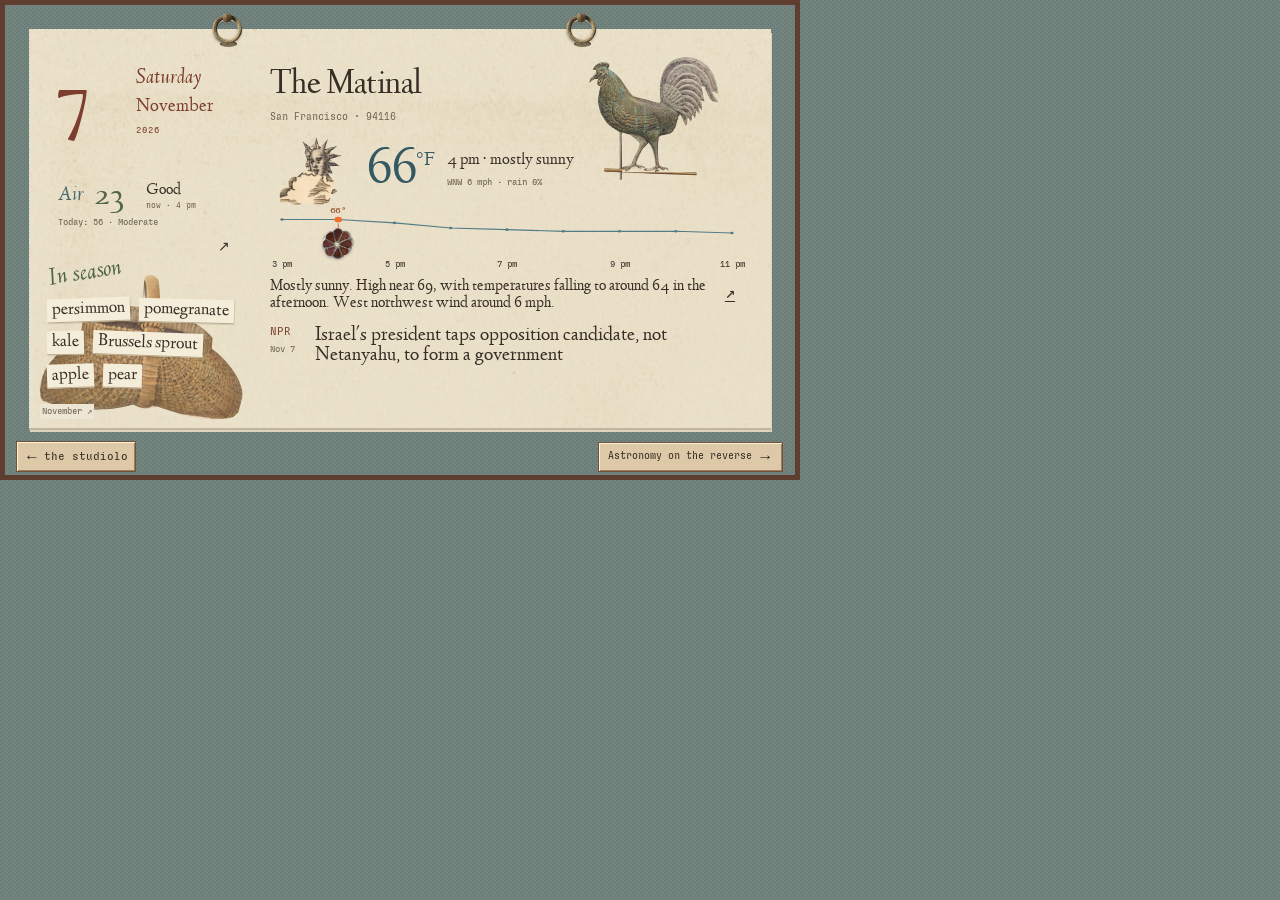
<file: visit/native/matinal.html>
<!-- Generated by scripts/build_matinal.py; edit ui/matinal sources. -->
<!doctype html><html lang="en"><head><meta http-equiv="Content-Security-Policy" content="default-src 'self'; connect-src 'none'; img-src 'self' data: blob:; style-src 'self' 'unsafe-inline'; script-src 'self' 'unsafe-inline'; object-src 'none'; base-uri 'none'; form-action 'none'"><script src="edition.js"></script><script src="offline.js"></script><script src="isolation.js"></script><meta charset="utf-8"><meta name="viewport" content="width=800,initial-scale=1"><title>The Matinal — daily leaf</title><style>
/* Shared Halyx controls. Run python3 scripts/sync_halyx_controls.py after editing.
   Embedded into the three standalone pages; no runtime server change required.
   Existing selectors below are adapters. New apparatuses can use hx-control,
   hx-primary, and hx-studiolo without inheriting a window or page layout. */
@font-face{font-family:Sligoil;src:url('fonts/Sligoil-Micro.woff2') format('woff2');font-weight:400;font-style:normal;font-display:swap}
:root{
  --control-ink:#302720;--control-cream:#ddc9a7;--control-light:#fff0d1;
  --control-edge:#70513c;--control-shadow:#9d7e59;--control-orange:#f07030;
  --control-orange-light:#ffc18a;--control-orange-shadow:#a64d22;
  --control-focus:#70513c;--control-font:Sligoil,monospace;
}
/* Ordinary push controls, including link elements used for a system action. */
:is(.hx-control,footer [data-studiolo],footer button,.primary,.home-exit,.search button,.retry,.search-pages button,.plate-panel button,#topbar-right .btn,#card-close,#list-close,.leaflet-control-zoom a){
  font-family:var(--control-font);font-weight:400;font-synthesis:none;
  color:var(--control-ink);background:var(--control-cream);
  border:1px solid var(--control-edge);border-radius:0;
  box-shadow:inset 1px 1px var(--control-light),inset -1px -1px var(--control-shadow);
  text-decoration:none;cursor:pointer;touch-action:manipulation;
}
:is(.hx-primary,.primary,.search button,#topbar-right .btn.accent){
  background:var(--control-orange);
  box-shadow:inset 1px 1px var(--control-orange-light),inset -1px -1px var(--control-orange-shadow);
}
:is(.hx-control,footer button,.primary,.home-exit,.search button,.retry,.search-pages button,.plate-panel button,#topbar-right .btn,#card-close,#list-close,.leaflet-control-zoom a):hover:not(:disabled){
  filter:brightness(1.045);color:var(--control-ink);text-decoration:none;
}
:is(.hx-control,footer button,.primary,.home-exit,.search button,.retry,.search-pages button,.plate-panel button,#topbar-right .btn,#card-close,#list-close,.leaflet-control-zoom a):active:not(:disabled){
  box-shadow:inset 1px 1px var(--control-edge),inset -1px -1px var(--control-light);
  transform:translateY(1px);
}
:is(.hx-primary,.primary,.search button,#topbar-right .btn.accent):active:not(:disabled){background:var(--control-orange)}
/* All three exits have the same lettering and compact proportions. */
:is(.hx-studiolo,footer [data-studiolo],.home-exit,#topbar-right .btn.return){
  display:inline-flex;align-items:center;justify-content:center;
  min-height:31px;padding:4px 7px;font:11px/1.2 var(--control-font);white-space:nowrap;
}
/* Shared interaction signals, independent of the amount of window chrome. */
.hx-back-arrow{font:16px/1 Arial,sans-serif;flex:none;margin-right:4px}
html body :is(button,a,input,textarea,select,[tabindex]):focus-visible{
  outline:2px dotted var(--control-focus);outline-offset:2px;
}
:is(.hx-control,footer button,.primary,.home-exit,.search button,.retry,.search-pages button,.plate-panel button,#topbar-right .btn,#card-close,#list-close,.leaflet-control-zoom a):focus-visible{
  outline:2px dotted var(--control-focus);outline-offset:2px;
}
html body button:disabled{opacity:.45;cursor:default;filter:none;transform:none}
html body .appnav button:hover:not(:disabled):not(.active){background:var(--control-cream);color:var(--control-ink)}
html body .appnav button:disabled{color:var(--control-ink)}
html body ::selection{background:#f5bf88;color:var(--control-ink)}
/* Paper stays local. The scrollbar hardware is shared. */
:is(.hx-scroll,.reading,.filing-slip,#list-body,#card-body,#contents-wrap){scrollbar-width:auto;scrollbar-color:auto}
:is(.hx-scroll,.reading,.filing-slip,#list-body,#card-body,#contents-wrap)::-webkit-scrollbar{width:13px;height:13px}
:is(.hx-scroll,.reading,.filing-slip,#list-body,#card-body,#contents-wrap)::-webkit-scrollbar-track{background:#e9dfcc;border-left:1px solid #b7a58b}
:is(.hx-scroll,.reading,.filing-slip,#list-body,#card-body,#contents-wrap)::-webkit-scrollbar-thumb{background:#b8a584;border:1px solid #8b765d;box-shadow:inset 1px 1px #e4d7b9,inset -1px -1px #998267}
@media(prefers-reduced-motion:reduce){html body :is(button,a,input,textarea,select){transition:none}}

@font-face{font-family:Linden;src:url('fonts/LindenHill.woff')}@font-face{font-family:Linden;src:url('fonts/LindenHill-Italic.woff');font-style:italic}
:root{--ink:#382e25;--muted:#6b6050;--line:#b1a58e;--paper:#ede6d4;--blue:#466971;--brown:#603e2f;--green:#506647;--orange:#f07030}*{box-sizing:border-box}html,body{width:800px;height:480px;overflow:hidden;margin:0}body{font:18px/1.15 Linden,Georgia,serif;color:var(--ink);background:#73847e}button,input{font:inherit;color:inherit}button{cursor:pointer;touch-action:manipulation}button,a,input{ -webkit-tap-highlight-color:transparent}button:focus-visible,a:focus-visible,input:focus-visible,[tabindex]:focus-visible{outline:2px dotted var(--brown);outline-offset:3px}[hidden]{display:none!important}a{color:#365f6b;text-underline-offset:3px}#matinal{position:relative;width:800px;height:480px;border:5px solid #603e2f}.leaf-stack{position:absolute;left:31px;top:23px;width:730px;height:407px;background:#b9b39e;border:1px solid #645d4b;transform:rotate(-.65deg);box-shadow:0 3px 0 #d9d0b7,0 5px 0 #a79d83}.leaf{position:absolute;left:24px;top:17px;width:742px;height:406px;background:var(--paper);box-shadow:1px 2px 2px #283b3440;border-top:9px solid #d2c6ab;isolation:isolate}.leaf:before{content:"";position:absolute;left:0;right:0;top:10px;border-top:1px dashed #bdb095;pointer-events:none}.leaf:after{content:"";position:absolute;left:16px;right:16px;top:-16px;height:19px;border-left:6px double #665848;border-right:6px double #665848;pointer-events:none}#front,#reverse{position:absolute;inset:0}.date-block{position:absolute;left:20px;top:26px;width:176px;text-align:center;color:#7c3e2e}.weekday{font-size:25px;display:block;font-style:italic;transform:rotate(-4deg)}.day-number{display:block;font-size:125px;font-weight:400;line-height:.86;letter-spacing:-9px;margin:6px 5px 1px 0}.month{display:block;font-size:27px;letter-spacing:.03em;border-bottom:1px solid #a99073;padding-bottom:4px}.year{display:block;font:10px Sligoil,monospace;letter-spacing:.24em;margin-top:6px}.masthead{position:absolute;left:238px;right:25px;top:25px;display:flex;align-items:baseline;justify-content:space-between;border-bottom:3px double #9e927a;padding-bottom:6px}h1{font-size:35px;font-weight:400;margin:0;line-height:1;letter-spacing:-.6px}.masthead p{font:9px Sligoil,monospace;margin:0 0 0 10px;color:var(--muted)}.weather{position:absolute;left:238px;top:78px;width:474px}.weather-reading{height:59px;display:flex;align-items:center;gap:12px}.temperature{font-size:54px;letter-spacing:-2px;white-space:nowrap;color:#355962}.temperature sup{font:19px Linden,serif;vertical-align:top;position:relative;top:9px;letter-spacing:0}.condition-copy{flex:1;min-width:0}.condition-copy p{font-size:18px;line-height:1.1;margin:0 0 7px}.condition-copy small{font:9px Sligoil,monospace;color:var(--muted)}#weather-symbol{width:47px;height:46px;color:#93663f}.chart-wrap{position:relative;height:73px;margin-top:1px}#chart{width:474px;height:68px;display:block}.time-labels{position:absolute;left:10px;right:10px;bottom:0;display:flex;justify-content:space-between;font:9px Sligoil,monospace}.chart-wrap input{position:absolute;left:4px;top:42px;width:466px;height:21px;margin:0;appearance:none;background:transparent;cursor:ew-resize}.chart-wrap input::-webkit-slider-runnable-track{height:3px;background:#b0a187;border-top:1px solid #74684f;border-bottom:1px solid #fff5df}.chart-wrap input::-webkit-slider-thumb{appearance:none;width:14px;height:27px;margin-top:-12px;border:1px solid #7d5435;background:#d9ba88;box-shadow:inset 2px 1px #f5e7c4,inset -2px -1px #a08057;border-bottom:4px solid #f07030}.chart-wrap input:disabled{opacity:.25;cursor:default}.forecast-line{display:flex;align-items:start;gap:8px;margin-top:8px}.forecast-line p{font-size:16px;line-height:1.08;margin:0;flex:1}.text-control{border:0;background:none;font:10px Sligoil,monospace;text-decoration:underline;text-underline-offset:3px;padding:4px}.forecast-line button{font-size:17px;min-width:28px;min-height:28px}.air-readout{position:absolute;left:238px;right:29px;top:266px;min-height:49px;display:flex;gap:10px;align-items:center;border:0;border-top:1px solid #9e927a;border-bottom:1px solid #9e927a;background:none;padding:4px 0;text-align:left}.air-label{font-style:italic;font-size:23px;color:var(--blue);margin-right:4px}.air-readout strong{font-size:35px;font-weight:400;color:var(--green);line-height:1}.air-now b{font-size:17px;font-weight:400}.air-now small{display:block;font:9px Sligoil,monospace;color:var(--muted);margin-top:3px}#air-outlook{margin-left:auto;font:10px/1.5 Sligoil,monospace;color:var(--muted)}.air-arrow{margin:0 0 0 7px}.season{position:absolute;left:7px;top:220px;width:219px;height:171px;border:0;background:none;text-align:center;padding:0}.season-heading{position:absolute;left:0;top:0;width:100%;font-size:23px;font-style:italic;color:#4e6446;transform:rotate(-5deg);z-index:2}.basket{position:absolute;width:142px;height:132px;left:40px;bottom:7px;mix-blend-mode:multiply}.season-month{position:absolute;bottom:0;right:5px;font:9px Sligoil,monospace;color:var(--muted);z-index:3}#season-words{position:absolute;left:8px;right:8px;top:39px;display:flex;flex-wrap:wrap;justify-content:center;gap:0 6px;z-index:3}#season-words span{display:inline-block;background:#ede6d4;font-size:18px;padding:1px 4px;line-height:1.12;max-width:100%;overflow-wrap:anywhere}#season-words span:nth-child(2n){transform:rotate(4deg)}#season-words span:nth-child(2n+1){transform:rotate(-4deg)}.news{position:absolute;left:238px;right:29px;top:327px;display:flex;gap:12px}.news-label{font:11px Sligoil,monospace;color:#7c3e2e;min-width:33px}.news-label small{display:block;font-size:9px;color:var(--muted);margin-top:6px}.news-copy{border:0;background:none;text-align:left;padding:0;min-width:0}.news-copy h2{font:19px/1.02 Linden,serif;font-weight:400;margin:0}.news-copy p{font:14px/1.1 Linden,serif;margin:5px 0 0}.news-copy:hover h2{text-decoration:underline;text-underline-offset:3px}.footer{position:absolute;left:11px;right:12px;bottom:3px;height:31px;display:flex;align-items:center;gap:10px}.footer .hx-control{min-height:28px;font-size:10px}.footer .sources{font-size:9px;color:#f0e7d2}#turn-leaf{margin-left:auto;padding:6px 9px}#earthquake{font:9px/1.2 Sligoil,monospace;border:0;border-left:3px solid #f07030;background:#eee5d0;padding:4px 7px;max-width:216px}.reverse-heading{position:absolute;top:24px;left:25px;right:25px;display:flex;justify-content:space-between;border-bottom:3px double #9e927a;padding-bottom:7px;font:11px Sligoil,monospace}.reverse-heading span:first-child{font:25px Linden,serif;font-style:italic}.reverse-heading span:last-child{align-self:center;color:var(--muted);font-size:9px}.astronomy-layout{position:absolute;left:25px;right:25px;top:74px;bottom:18px;display:grid;grid-template-columns:330px 1fr;gap:24px}.astro-media{display:flex;flex-direction:column;min-height:0}#astro-image-holder{flex:1;min-height:0;display:flex;align-items:center;justify-content:center;background:#dfd9c9;border:1px solid #aaa18b}#astro-image-holder img{display:block;max-width:100%;width:100%;height:100%;object-fit:contain}#astro-enlarge{align-self:center;margin-top:5px}.astro-reading{overflow:auto;padding-right:6px}#astronomy-title{font:31px/1.05 Linden,serif;margin:0 0 13px}#astro-explanation{font:18px/1.3 Linden,serif}#astro-explanation p{margin:0 0 12px}#astro-credit{font:9px/1.5 Sligoil,monospace;color:var(--muted)}#astro-source{font-size:16px}.media-message{padding:24px;text-align:center;font-size:20px;line-height:1.3}.media-message small{display:block;font:10px/1.5 Sligoil,monospace;margin-top:12px}.video-tile{background:none!important;color:var(--ink)!important;flex-direction:column}.leaf.just-turned{animation:leaf-turn .18s ease-out}@keyframes leaf-turn{from{transform:translateY(-3px);opacity:.6}to{transform:translateY(0);opacity:1}}
#reader{position:absolute;inset:10px;margin:0;width:770px;height:450px;max-width:none;max-height:none;padding:0;border:1px solid #72533e;box-shadow:3px 3px 0 #654a3560;color:var(--ink);background:#eee7d7;overflow:hidden}#reader::backdrop{background:#39291c66}.reader-header{height:35px;background:#c4c6b6;border-bottom:1px solid #938f77;display:flex;align-items:center;justify-content:space-between;padding:3px 6px 3px 14px;font:11px/1 Sligoil,monospace}.reader-close{height:27px;width:28px;padding:0;font-size:20px!important}.reader-close:active{transform:none!important}#reader-content{height:413px;overflow:auto;padding:22px 24px}#reader-title{font:32px/1.05 Linden,serif;margin:0 0 12px}.reader-meta{font:10px/1.6 Sligoil,monospace;color:var(--muted);margin:0 0 12px}.reader-prose{font:20px/1.35 Linden,serif;max-width:640px}.reader-prose p{margin:0 0 15px}.reader-prose .small{font-size:15px}.reader-prose h3{font-size:23px;margin:20px 0 8px}.image-reading{display:grid;grid-template-columns:260px 1fr;gap:23px}.image-reading img{width:100%;height:342px;object-fit:contain;background:#ded9cb}.image-reading .reader-prose{font-size:18px}.image-reading #reader-title{font-size:31px}.image-reading .credits{font:9px/1.5 Sligoil,monospace;color:var(--muted);margin-top:13px}.image-reading .hx-control{display:inline-flex;padding:7px 9px;font-size:11px}.image-expanded{width:100%;height:100%;background:#17262d;position:relative;overflow:auto}.image-expanded img{display:block;max-width:100%;height:auto;margin:auto}.image-expanded .hx-control{position:sticky;top:10px;left:10px;padding:7px;font-size:11px}#reader-content.expanded{padding:0}.forecast-table{width:100%;border-collapse:collapse;font-size:17px;margin:16px 0}.forecast-table th{font:10px Sligoil,monospace;text-align:left;border-bottom:1px solid var(--ink);padding:7px}.forecast-table td{border-bottom:1px solid var(--line);padding:7px}.source-list{font-size:16px;line-height:1.3}.source-list li{margin:12px 0}.source-list p{margin:5px 0;color:var(--muted)}.state-note{padding:12px;border-left:3px solid var(--orange);background:#e0d7c5;font-size:17px}.video-tile{display:flex;align-items:center;justify-content:center;height:181px;background:#233c46;color:#eae3d2;font:18px Linden,serif;gap:10px}.play-mark{display:inline-block;border:1px solid #98b4b9;padding:13px 16px;font:18px Sligoil,monospace}#return-state{position:absolute;inset:0;z-index:6;background:var(--paper);display:flex;flex-direction:column;align-items:center;justify-content:center;gap:15px}#return-state p{font-size:36px;margin:0}#return-state button{padding:10px}#return-state small{font:11px Sligoil,monospace}.missing-photo{width:100%;height:181px;display:grid;place-items:center;background:#d4cbbc;font:15px Linden,serif}
@media(prefers-reduced-motion:reduce){*,*::before,*::after{animation:none!important;transition:none!important;scroll-behavior:auto!important}}


@media(prefers-reduced-motion:reduce){*{animation:none!important;transition:none!important}}

.basket{left:97px;bottom:-5px;width:118px;height:180px;mix-blend-mode:multiply;transform:rotate(4deg)}
.season{top:221px;height:167px}.season-heading{width:auto;left:23px;top:6px;font-size:25px;transform:rotate(-9deg)}
#season-words{left:4px;right:44px;top:41px;gap:4px;justify-content:flex-start;transform:rotate(-4deg)}
#season-words span{font-size:19px;padding:2px 6px;background:#f4edda;border-bottom:1px solid #baa98c;box-shadow:1px 1px 0 #74634733}
#season-words span:nth-child(3n){margin-left:9px;transform:rotate(6deg)}
#season-words.long-list{top:36px;right:24px;gap:2px}#season-words.long-list span{font-size:15px;padding:1px 4px}
.season-month{bottom:-3px;left:4px;right:auto;background:var(--paper);padding:2px}.season:hover .season-heading{text-decoration:underline;text-underline-offset:4px}

.news-copy h2,.news-copy p,.forecast-line p{display:-webkit-box;-webkit-box-orient:vertical;-webkit-line-clamp:2;overflow:hidden}

.astro-reading{scrollbar-gutter:stable;overflow-y:scroll;padding-bottom:8px}#astro-more{position:absolute;right:26px;bottom:4px;background:var(--paper);font-size:10px;min-height:24px;padding:4px 9px;border-top:1px solid var(--line)}

/* Revision 3: quiet paper, compact date, free composition. */
.leaf{border:0;top:24px;height:399px;box-shadow:0 2px 0 #c1b69d}.leaf-stack{left:25px;top:28px;width:742px;height:399px;border:0;transform:none;box-shadow:none;background:#ddd4be}.leaf:before,.leaf:after{display:none}
.date-block{left:27px;top:35px;width:173px;height:91px;display:grid;grid-template-columns:80px 1fr;grid-template-rows:29px 28px 19px;text-align:left;align-items:center}.day-number{font-size:79px;line-height:1;letter-spacing:-5px;grid-column:1;grid-row:1/4;margin:0}.weekday{grid-column:2;grid-row:1;font-size:22px;transform:none}.month{grid-column:2;grid-row:2;font-size:19px;letter-spacing:0;border:0;padding:0}.year{grid-column:2;grid-row:3;font-size:9px;margin:0;letter-spacing:.12em}
.masthead{top:39px;left:241px;border:0;display:block}.masthead p{margin:8px 0 0;font-size:10px}.weather{top:112px;left:241px;width:474px}.weather-reading{gap:13px}.chart-wrap{height:84px;margin-top:6px}.chart-wrap input{left:-6px;top:37px;width:486px;height:42px}.chart-wrap input::-webkit-slider-runnable-track{border:0;background:transparent;height:1px}.chart-wrap input::-webkit-slider-thumb{width:36px;height:40px;margin-top:-19px;background:transparent;border:0;box-shadow:none}.chart-wrap input::-moz-range-thumb{width:36px;height:40px;background:transparent;border:0}.chart-wrap input::-moz-range-track{background:transparent}.time-labels{bottom:-1px}.forecast-line{margin-top:12px}#time-emblem{position:absolute;top:41px;width:33px;height:33px;pointer-events:none;transform:translateX(-50%);filter:drop-shadow(0 1px 1px #392c2340)}.chart-wrap:has(input:disabled) #time-emblem{opacity:.3}.chart-wrap:has(input:focus-visible) #time-emblem{outline:2px dotted #603e2f;outline-offset:2px}.chart-wrap input:focus-visible{outline:none}
.air-readout{left:29px;right:auto;top:150px;width:172px;height:66px;min-height:0;border:0;display:grid;grid-template-columns:29px 45px 1fr;grid-template-rows:35px 23px;gap:3px 7px;padding:0}.air-label{font-size:21px;grid-column:1;grid-row:1;margin:0}.air-readout strong{font-size:33px;grid-column:2;grid-row:1}.air-now{grid-column:3;grid-row:1}.air-now b{font-size:16px}.air-now small{font-size:8px;margin-top:3px;white-space:nowrap}#air-outlook{grid-column:1/4;grid-row:2;margin:0;font-size:9px;line-height:1.4;white-space:normal}.air-arrow{position:absolute;right:0;bottom:3px;margin:0;font-size:14px}
.season{left:7px;top:234px;width:219px;height:153px}.basket{left:103px;bottom:-4px;width:108px;height:164px}.season-heading{left:13px;top:-3px;font-size:25px}.season-month{bottom:-1px}
#season-words,#season-words.long-list{position:absolute;left:6px;right:auto;top:34px;width:208px;height:94px;display:block;transform:none;padding:0;overflow:visible}
#season-words span,#season-words.long-list span{position:absolute;display:block;font-size:18px;line-height:22px;height:26px;padding:1px 5px;margin:0;white-space:nowrap;max-width:none;overflow:visible;border:0;border-bottom:1px solid #baa98c;box-shadow:1px 1px 0 #74634733;transform:none;transform-origin:center}.season-more{position:absolute;left:6px;bottom:15px;font:10px Sligoil,monospace;background:var(--paper);padding:2px 4px}.news{top:322px;left:241px;right:28px;gap:12px}.news-copy h2{font-size:20px}.news-label{font-style:normal}.reverse-heading{border:0;top:33px}.astronomy-layout{top:77px}
.binding{position:absolute;top:-20px;left:160px;width:33px;height:48px;z-index:4;pointer-events:none}.binding.second{left:556px}.binding-hole{position:absolute;left:13px;bottom:4px;width:11px;height:5px;border-radius:50%;background:#827257;box-shadow:inset 0 1px 1px #38281a}

.binding{left:183px;top:-19px;width:31px;height:38px}.binding.second{left:537px}.binding svg{position:relative;width:31px;height:38px;filter:drop-shadow(0 1px 1px #392c2350)}.binding-hole{left:8px;bottom:1px;width:17px;height:6px}.season-more{z-index:4}

#season-words,#season-words.long-list{top:31px;height:108px}.season-month{bottom:-3px}

/* Wider permanent containers; produce packing is independent of the artwork. */
.season[data-basket="openwork"] .basket{left:5px;bottom:0;width:208px;height:138px}
.season[data-basket="wicker"] .basket{left:5px;bottom:0;width:208px;height:143px}

/* Keep the weather illustration with its phrase, not at the far edge. */
.weather-reading{gap:10px}
#weather-symbol{flex:0 0 50px;width:50px;height:43px;mix-blend-mode:multiply;margin-right:0}
.condition-copy{flex:0 1 auto;max-width:320px}
.condition-copy p{margin-bottom:6px}

/* The illustration leads the weather reading at a legible scale. */
.weather-reading{gap:12px}
#weather-symbol{flex:0 0 88px;width:88px;height:72px;margin-left:-4px;margin-right:0}
.condition-copy{flex:1;max-width:none}

/* Blank paper from the NGA source sheet, framed behind the reading. */
.leaf-grain{position:absolute;inset:0;width:100%;height:100%;pointer-events:none;opacity:.43;mix-blend-mode:multiply}
#front,#reverse{z-index:1}
.leaf-grain{mask-image:linear-gradient(120deg,#0006 0%,#0009 45%,#000 78%)}
body.plain-paper .leaf-grain{display:none}

/* A fixed morning ornament, above the forecast text. */
.morning-bird{position:absolute;top:26px;right:42px;width:150px;height:126px;pointer-events:none}

/* Revision 9: archival grain on the leaf, bitmap desktop outside it. */
body{background-color:#73847e;background-image:url("data:image/svg+xml,%3Csvg xmlns='http://www.w3.org/2000/svg' width='4' height='4'%3E%3Cpath d='M0 0h1v1H0zM2 2h1v1H2z' fill='%233d5b60' fill-opacity='.46'/%3E%3C/svg%3E")}
.leaf{background:#e9dfc7}
.leaf-grain{opacity:.72;mix-blend-mode:soft-light;mask-image:none;filter:grayscale(1) brightness(.70) contrast(8)}

/* Match the Studiolo arrow; mirror that same mark for the outward turn. */
#turn-leaf{display:flex;align-items:center;gap:5px}
#turn-leaf .turn-arrow{margin:0;transform:scaleX(-1)}
#turn-leaf.returning .turn-arrow{order:-1;transform:none}
/* Live text and variable-length forecasts retain the approved composition. */
.time-labels{left:0;right:0;display:block;height:12px}
.time-labels span{position:absolute;transform:translateX(-50%);white-space:nowrap}
.air-now{min-width:0}.air-now b{line-height:1.02;display:block;overflow-wrap:normal}
.air-readout.long-category .air-now b{font-size:12px}
.air-readout{height:80px;grid-template-rows:minmax(35px,max-content) auto}
#air-outlook{align-self:start;max-height:36px;overflow:hidden}
#earthquake{overflow:hidden;white-space:nowrap;text-overflow:ellipsis;min-width:0}
.condition-copy p{max-height:40px;overflow:hidden;font-size:17px}
.condition-copy small{display:block;line-height:1.3;max-height:25px;overflow:hidden}
.forecast-table{table-layout:fixed}.forecast-table th:nth-child(3){width:33%}.forecast-table td{overflow-wrap:anywhere}
#astro-credit{overflow-wrap:anywhere}

/* A shallow forecast leaves the lower part of the paper for the news. */
.weather-reading{width:332px}
.condition-copy{min-width:0}
.chart-wrap{height:64px}
#chart{height:48px}
.chart-wrap input{top:17px}
#time-emblem{top:21px}
.forecast-line{margin-top:8px}
.news{top:296px;bottom:10px}
.news-copy{align-self:flex-start}
.news-copy p{-webkit-line-clamp:3}

#astro-image-holder video,#astro-image-holder iframe{display:block;width:100%;height:100%;min-height:0;border:0;object-fit:contain;background:#17262d}
.media-message a{display:block;font-size:17px;margin-top:16px}
.astro-play{padding:10px 14px;font-size:12px}

</style><link rel="stylesheet" href="guide.css"><link rel="stylesheet" href="guided.css"><script src="guided.js" defer></script></head><body><div id="matinal">
<div class="leaf-stack" aria-hidden="true"></div>
<main id="leaf" class="leaf"><svg class="leaf-grain" viewBox="0 0 460 220" preserveAspectRatio="none" aria-hidden="true"><g transform="translate(460 0) rotate(90)"><svg width="220" height="460" viewBox="125 900 220 460" overflow="hidden"><image href="public_domain_art/matinal/ornamental-basket.jpg" width="1214" height="1600"/></svg></g></svg><div class="binding " aria-hidden="true"><span class="binding-hole"></span><svg viewBox="142 284 200 201" aria-hidden="true"><defs><clipPath id="ring-cut-0"><path clip-rule="evenodd" d="M211 299C168 308 143 345 145 385C143 434 180 475 231 480C286 485 334 444 337 393C341 348 312 310 268 298L266 284L211 284ZM211 333C181 347 171 368 175 398C180 431 205 450 238 450C273 450 302 424 308 392C312 365 296 340 266 331L266 338Q239 351 212 336Z"/></clipPath></defs><image href="public_domain_art/matinal/met-61341.jpg" width="468" height="624" clip-path="url(#ring-cut-0)"/></svg></div><div class="binding second" aria-hidden="true"><span class="binding-hole"></span><svg viewBox="142 284 200 201" aria-hidden="true"><defs><clipPath id="ring-cut-1"><path clip-rule="evenodd" d="M211 299C168 308 143 345 145 385C143 434 180 475 231 480C286 485 334 444 337 393C341 348 312 310 268 298L266 284L211 284ZM211 333C181 347 171 368 175 398C180 431 205 450 238 450C273 450 302 424 308 392C312 365 296 340 266 331L266 338Q239 351 212 336Z"/></clipPath></defs><image href="public_domain_art/matinal/met-61341.jpg" width="468" height="624" clip-path="url(#ring-cut-1)"/></svg></div>
<section id="front" aria-label="The day’s conditions"><svg class="morning-bird" viewBox="140 40 1040 975" aria-hidden="true"><defs><clipPath id="morning-bird-cut"><path clip-rule="evenodd" d="M158 254L163 226L185 200L211 174L210 157L186 154Q190 129 215 112Q252 83 293 96Q324 103 311 139L309 149Q387 190 431 270L472 331Q492 358 532 367L695 408L710 402Q692 286 723 192Q755 83 860 62Q976 37 1047 94Q1138 157 1162 347L1122 322L1110 329L1152 394Q1161 414 1134 404L1101 392L1064 355L1039 280L1026 284L1053 403L1029 390L1033 471L1011 450L1014 500L986 471L980 531L960 507L948 558L925 528L914 587Q886 586 878 539L857 505L851 552Q830 633 785 649L711 664L698 678L691 736L696 869L704 895L730 906L757 908Q775 914 773 935L750 923L732 933L713 925L691 941L666 946L672 925L648 931L614 933L591 937L578 928L599 917L639 917L670 901L669 872L651 791L617 720L570 773L527 868L524 885L563 893L588 907L593 920L574 916L554 914L544 922L519 918L492 907L467 931L439 944L435 928L416 930L414 947L990 948L991 970L413 954L413 1003L393 1007L394 953L276 943Q267 929 276 916L391 920L392 641Q292 606 244 510Q218 449 228 359L242 279Q217 278 218 248L228 224L202 234Z M411 650L413 906L437 900L461 888L487 866L547 735L546 716L480 661Z M488 920L558 924L569 913L552 911L541 918L517 914L497 908Z M606 927L644 926L663 915L641 920L611 919Z"/></clipPath></defs><image href="public_domain_art/matinal/nga-28255.jpg" width="1200" height="1014" clip-path="url(#morning-bird-cut)"/></svg>
<div class="date-block"><span class="weekday">—</span><strong class="day-number">—</strong><span class="month">—</span><span class="year">—</span></div>
<header class="masthead"><h1>The Matinal</h1><p>San Francisco · 94116</p></header>
<section class="weather" aria-label="Weather through the day"><div class="weather-reading"><svg id="weather-symbol" viewBox="0 0 58 46" aria-hidden="true"></svg><span class="temperature"><span id="temperature">—</span><sup>°F</sup></span><div class="condition-copy"><p><span id="selected-hour">Weather</span> · <span id="condition">loading</span></p><small id="weather-detail"></small></div></div><div class="chart-wrap"><svg id="chart" preserveAspectRatio="none" viewBox="0 0 474 64" aria-hidden="true"></svg><svg hidden id="time-emblem" viewBox="102 88 351 352" aria-hidden="true"><defs><clipPath id="rosette-cut"><path d="M218 132C251 87 302 90 330 132C376 116 414 145 415 187C451 213 455 262 427 292C431 341 394 382 346 389C322 433 271 443 230 413C183 419 136 388 135 344C104 317 103 276 120 248C109 211 129 180 150 163C168 134 194 131 218 132Z"/></clipPath></defs><image href="public_domain_art/matinal/met-464837.jpg" width="600" height="549" clip-path="url(#rosette-cut)"/></svg><input id="time" aria-label="Hour in the forecast" type="range" min="0" max="0" value="0" disabled step="1"><div class="time-labels" aria-hidden="true"></div></div><div class="forecast-line"><p id="forecast-summary"></p><button class="text-control" data-open="forecast" aria-label="Read the full forecast">↗</button></div></section>
<button class="season" data-open="season" aria-label="Read what is in season"><span class="season-heading">In season</span><span id="season-words"></span><svg class="basket" aria-hidden="true"></svg><span class="season-more" hidden></span><span class="season-month"></span></button>
<button class="air-readout" data-open="air"><span class="air-label">Air</span><strong id="aqi">—</strong><span class="air-now"><b id="air-category">Loading</b><small id="air-date"></small></span><span id="air-outlook"></span><span class="air-arrow">↗</span></button>
<section class="news"><span class="news-label">NPR <small></small></span><button class="news-copy" data-open="news"><h2 id="news-title"></h2><p id="news-summary"></p></button></section>
</section>
<section id="reverse" hidden aria-labelledby="astronomy-title"><header class="reverse-heading"><span>Astronomy</span><span id="astro-date"></span></header><div class="astronomy-layout"><div class="astro-media"><div id="astro-image-holder"></div><button class="text-control" id="astro-enlarge" hidden>Enlarge image ↗</button></div><div class="astro-reading hx-scroll" tabindex="0" aria-label="Astronomy explanation"><h2 id="astronomy-title"></h2><div id="astro-explanation"></div><p id="astro-credit"></p><a id="astro-source" target="_blank" rel="noopener noreferrer">Read at the source ↗</a></div></div><button id="astro-more" class="text-control" hidden>Read on ↓</button></section>
</main>
<footer class="footer"><button id="studiolo" class="hx-control hx-studiolo"><span class="hx-back-arrow" aria-hidden="true">←</span>the studiolo</button><button id="earthquake" data-open="earthquake" hidden></button><button id="turn-leaf" class="hx-control" aria-label="Turn the leaf to astronomy"><span class="turn-label">Astronomy on the reverse</span><span class="hx-back-arrow turn-arrow" aria-hidden="true">←</span></button></footer>
<dialog id="reader" aria-labelledby="reader-title"><header class="reader-header"><span id="reader-kind"></span><button class="hx-control reader-close" aria-label="Close reading view">×</button></header><div id="reader-content" class="hx-scroll"></div></dialog>

</div><script>
window.MATINAL_BASKET={"title": "Wicker Basket", "artist": "Bisby Finley", "date": "c. 1939", "number": "1943.8.8605", "url": "https://www.nga.gov/artworks/20802-wicker-basket", "image": "public_domain_art/matinal/nga-20802.jpg", "viewBox": "120 80 910 625", "width": 1200, "height": 896, "path": "M135 657C120 610 133 540 170 495L205 448L258 389L292 360L296 274C326 244 442 223 550 231L551 111C553 78 596 77 616 112L635 243C744 253 828 299 868 343L868 391C934 430 1017 520 1017 587L1004 659L979 685Q871 714 754 686L648 660Q581 686 544 658C432 698 319 701 217 691L143 672ZM553 138L553 231L566 232Z"};
/* Original archival details, framed in SVG. No newly drawn weather symbols. */
window.MATINAL_WEATHER_ART=(()=>{
 const sources={
  sun:{image:'public_domain_art/matinal/nga-4356.jpg',width:1089,height:1600,view:'207 382 211 260',path:'M224 465L229 444L213 408L248 434L274 420L283 387L295 430L307 438L341 395L330 447L388 430L354 465L411 480L351 499L403 532L350 534L368 577L341 566L362 605L327 584L310 633L288 596L266 638L263 601L244 630L252 581L228 582L239 562L228 530L236 500Z'},
  cloud:{image:'public_domain_art/matinal/nga-851.jpg',width:1166,height:1600,view:'200 616 151 98',path:'M208 679L215 666L231 662L229 650Q235 634 250 638Q272 613 295 631L310 635Q329 631 338 649L334 662L347 671L332 682L326 698L304 706L275 700L246 705L228 696L210 698Z'},
  moon:{image:'public_domain_art/matinal/met-251110.jpg',width:600,height:600,view:'267 454 70 76',path:'M294 455L303 454L309 469Q334 478 333 500Q332 520 311 528L304 525L304 519Q326 510 323 494Q320 482 305 480Q287 478 281 491Q274 508 296 519L298 526L291 527Q270 521 269 501Q269 479 291 471ZM296 462L295 470L301 470L301 462Z'}
 };
 function detail(key,x,y,w,h){const s=sources[key];return `<svg x="${x}" y="${y}" width="${w}" height="${h}" viewBox="${s.view}" overflow="hidden">${s.path?`<defs><clipPath id="weather-${key}-cut"><path d="${s.path}"/></clipPath></defs>`:''}<image href="${s.image}" width="${s.width}" height="${s.height}" ${s.path?`clip-path="url(#weather-${key}-cut)"`:''}/></svg>`}
 function kind(condition,isDaytime){const c=String(condition).toLowerCase();if(/thunder|t-storm|rain|shower|drizzle|snow|sleet|hail|ice|freezing/.test(c))return null;if(/fog|mist|haze|smoke|mostly cloudy|overcast/.test(c))return 'cloud';if(/partly|mostly sunny|mostly clear/.test(c))return isDaytime?'partly-day':'partly-night';if(/cloud/.test(c))return 'cloud';if(/sunny|clear|fair/.test(c))return isDaytime?'sun':'moon';return null}
 function markup(k){if(k==='sun')return detail('sun',11,1,34,43);if(k==='moon')return detail('moon',13,2,35,39);if(k==='cloud')return detail('cloud',2,8,54,31);if(k==='partly-day'||k==='partly-night')return detail(k==='partly-day'?'sun':'moon',23,0,28,34)+detail('cloud',0,21,55,27);return ''}
 return {kind,markup,sources};
})();

'use strict';
(() => {
const $=s=>document.querySelector(s);
const esc=s=>String(s??'').replace(/[&<>"']/g,c=>({'&':'&amp;','<':'&lt;','>':'&gt;','"':'&quot;',"'":'&#39;'}[c]));
const TZ='America/Los_Angeles';
const dateParts=(value=new Date(Edition.clock))=>Object.fromEntries(new Intl.DateTimeFormat('en-US',{timeZone:TZ,year:'numeric',month:'2-digit',day:'2-digit'}).formatToParts(new Date(value)).map(p=>[p.type,p.value]));
const dayOf=(value=new Date(Edition.clock))=>{const p=dateParts(value);return `${p.year}-${p.month}-${p.day}`};
const format=(value,options)=>Number.isFinite(Date.parse(value))?new Intl.DateTimeFormat('en-US',{timeZone:TZ,...options}).format(new Date(value)):'';
const dateLabel=day=>format(day+'T12:00:00-07:00',{month:'long',day:'numeric',year:'numeric'});
const hourLabel=value=>format(value,{hour:'numeric',hour12:true}).toLowerCase().replace('12 pm','noon').replace('12 am','midnight');
const monthName=m=>new Intl.DateTimeFormat('en-US',{month:'long',timeZone:'UTC'}).format(new Date(Date.UTC(2026,m-1,1)));
const finite=n=>typeof n==='number'&&Number.isFinite(n);
function publicURL(value){if(typeof value!=='string'||!value.trim())return null;try{const u=new URL(value,location.href);return ['https:','http:'].includes(u.protocol)&&!u.username&&!u.password?u.href:null}catch{return null}}
function sourceLink(url,label){const safe=publicURL(url);return safe?`<a href="${esc(safe)}" ${new URL(safe).origin===location.origin?'':'target="_blank"'} rel="noopener noreferrer">${esc(label)} ↗</a>`:''}
function endpoint(port,path){const u=new URL(location.href);u.port=location.port;u.pathname=path;u.search='';u.hash='';return u.href}
const paths={weather:[5003,'/workshop/matinal/weather-outlook'],astronomy:[5003,'/workshop/matinal/astronomy'],earthquakes:[5003,'/workshop/matinal/earthquakes'],air:[5003,'/workshop/aqi'],seasons:[5003,'/workshop/matinal_seasons'],news:[5004,'/signal/data']};
const state={};let busy=false,edition='',reverse=false,selectedStart=null,opener=null,readerKind=null,astroSignature='',lastSeasonSignature='';
const reader=$('#reader'),content=$('#reader-content'),basket=window.MATINAL_BASKET;
$('.season').dataset.basket='wicker';$('.basket').setAttribute('viewBox',basket.viewBox);$('.basket').innerHTML=`<defs><clipPath id="basket-cut"><path clip-rule="evenodd" d="${basket.path}"/></clipPath></defs><image href="${basket.image}" width="${basket.width}" height="${basket.height}" clip-path="url(#basket-cut)"/>`;
function updateDate(){const today=dayOf();if(today!==edition){edition=today;selectedStart=null;const p=dateParts();$('.weekday').textContent=format(new Date(Edition.clock).toISOString(),{weekday:'long'});$('.day-number').textContent=Number(p.day);$('.month').textContent=monthName(Number(p.month));$('.year').textContent=p.year;}return today}
function feed(name){const r=state[name];if(!r||r.status!=='ok'||!r.data)return null;const ttl={weather:1800,astronomy:21600,earthquakes:900}[name];const age=(Date.parse(Edition.clock)-Date.parse(r.fetched_at))/1000;if(!finite(age)||age<0||age>=ttl)return null;if(name!=='earthquakes'&&r.data.date!==dayOf())return null;return r.data}
function weatherHours(){const d=feed('weather');return (Array.isArray(d?.hours)?d.hours:[]).filter(r=>finite(r.temperature_f)&&Number.isFinite(Date.parse(r.start))&&Number.isFinite(Date.parse(r.end))&&dayOf(r.start)===dayOf()&&Date.parse(r.end)>Date.parse(r.start)).sort((a,b)=>Date.parse(a.start)-Date.parse(b.start));}
function currentPeriod(){const p=feed('weather')?.periods||[];return p.find(r=>Date.parse(r.start)<=Date.parse(Edition.clock)&&Date.parse(r.end)>Date.parse(Edition.clock))||p.find(r=>Date.parse(r.end)>Date.parse(Edition.clock))||p[0];}
const rainLabel=n=>finite(n)?`${n}%`:'unknown';
function renderWeather(){const rows=weatherHours(),input=$('#time');let i=rows.findIndex(r=>r.start===selectedStart);if(i<0){i=rows.findIndex(r=>Date.parse(r.end)>Date.parse(Edition.clock));if(i<0)i=Math.max(0,rows.length-1)}const r=rows[i];selectedStart=r?.start||null;input.max=Math.max(0,rows.length-1);input.value=i;input.disabled=rows.length<2;
$('#temperature').textContent=r?Math.round(r.temperature_f):'—';$('#selected-hour').textContent=r?hourLabel(r.start):'Weather';$('#condition').textContent=r?String(r.short_forecast||'Forecast').toLowerCase():'unavailable';$('#weather-detail').textContent=r?`${r.wind_direction||''} ${r.wind_speed||'wind unknown'} · rain ${rainLabel(r.rain_probability_pct)}`:'Awaiting a current forecast.';
input.setAttribute('aria-valuetext',r?`${hourLabel(r.start)}, ${r.temperature_f} degrees Fahrenheit, ${r.short_forecast}`:'No forecast available');
const kind=r&&typeof r.is_daytime==='boolean'?window.MATINAL_WEATHER_ART.kind(r.short_forecast,r.is_daytime):null;$('#weather-symbol').innerHTML=window.MATINAL_WEATHER_ART.markup(kind);$('#weather-symbol').toggleAttribute('hidden',!kind);$('#weather-symbol').dataset.kind=kind||'none';
$('#forecast-summary').textContent=currentPeriod()?.explanation||'The forecast will return when a current reading is available.';
$('.time-labels').replaceChildren();$('#time-emblem').toggleAttribute('hidden',!r);
if(!r){$('#chart').innerHTML='<text x="237" y="37" text-anchor="middle" fill="#74634e" font-size="14" font-family="Linden">No forecast to plot</text>';return}
const values=rows.map(x=>x.temperature_f),lo=Math.min(...values),hi=Math.max(...values),span=Math.max(hi-lo,4);
const points=rows.map((x,n)=>[rows.length===1?237:12+n*450/(rows.length-1),36-(x.temperature_f-(lo+hi)/2+span/2)*18/span]);const selected=points[i];$('#time-emblem').style.left=selected[0]+'px';
const path=points.map((p,n)=>`${n?'L':'M'}${p[0]} ${p[1]}`).join(' ');const markers=points.map((p,n)=>`<circle cx="${p[0]}" cy="${p[1]}" r="${n===i?3.8:1.7}" fill="${n===i?'#f07030':'#527c86'}"/>`).join('');
$('#chart').innerHTML=`<path d="${path}" stroke="#527c86" stroke-width="1.5" fill="none"/>${markers}<path d="M${selected[0]} ${selected[1]+5}V50" stroke="#a9512c" stroke-width=".8"/><text x="${Math.max(26,Math.min(448,selected[0]))}" y="10" text-anchor="middle" fill="#90451f" font-family="Sligoil" font-size="10">${Math.round(r.temperature_f)}°</text>`;
const count=Math.min(5,rows.length);for(let n=0;n<count;n++){const idx=count===1?0:Math.round(n*(rows.length-1)/(count-1)),label=document.createElement('span');label.textContent=hourLabel(rows[idx].start);label.style.left=points[idx][0]+'px';$('.time-labels').append(label)}
}
$('#time').addEventListener('input',()=>{selectedStart=weatherHours()[Number($('#time').value)]?.start||null;renderWeather()});
function air(){const a=state.air||{},age=(Date.parse(Edition.clock)-Date.parse(a.observed))/1000;const current=finite(a.aqi)&&a.aqi>=0&&a.category&&finite(age)&&age>=0&&age<=10800?a:null;const forecast=a.forecast?.date===dayOf()?a.forecast:null;return {current,forecast}}
function renderAir(){const {current:a,forecast:f}=air();$('#aqi').textContent=a?a.aqi:'—';$('#air-category').textContent=a?a.category:'Unavailable';$('#air-date').textContent=a?'now · '+hourLabel(a.observed):'';$('#air-outlook').textContent=f?`Today: ${finite(f.aqi)?f.aqi+' · ':''}${f.category}${f.action_day?' · action day':''}`:'Today’s forecast unavailable';$('.air-readout').classList.toggle('long-category',(a?.category||'').length>15);$('.air-readout').setAttribute('aria-label',`Air: ${a?a.aqi+', '+a.category:'unavailable'}. ${$('#air-outlook').textContent}. Open the full reading.`)}
function seasonRecord(){return state.seasons?.[String(Number(dateParts().month))]||null}
function seasonItems(){const p=seasonRecord()?.produce;return Array.isArray(p)?p.filter(x=>typeof x==='string'&&x.trim()):[]}
function renderSeason(){const month=Number(dateParts().month),items=seasonItems(),signature=JSON.stringify([month,items]);if(signature===lastSeasonSignature)return;lastSeasonSignature=signature;const host=$('#season-words');host.replaceChildren();
const tiles=(items.length?items:['List unavailable']).map((text,i)=>{const e=document.createElement('span');e.textContent=text;e.style.transform=`rotate(${[-2,1.5,-1,2][i%4]}deg)`;e.style.maxWidth=(host.clientWidth-12)+'px';e.style.width='max-content';e.style.margin='0';e.style.overflowWrap='anywhere';e.style.whiteSpace='normal';e.style.height='auto';e.style.lineHeight='21px';host.append(e);return e});
function pack(limit){let x=0,y=0,rowH=0,count=0;for(const e of tiles){e.hidden=false;const w=e.offsetWidth,h=e.offsetHeight,t=2*Math.PI/180,bw=Math.ceil(w*Math.cos(t)+h*Math.sin(t))+8,bh=Math.ceil(h*Math.cos(t)+w*Math.sin(t))+5;if(x+bw>host.clientWidth){x=0;y+=rowH;rowH=0}if(y+bh>limit){e.hidden=true;continue}e.style.left=(x+(bw-w)/2)+'px';e.style.top=(y+(bh-h)/2)+'px';x+=bw;rowH=Math.max(rowH,bh);count++}return count}
let shown=pack(host.clientHeight);if(shown<tiles.length)shown=pack(host.clientHeight-23);$('.season-more').hidden=shown===tiles.length;$('.season-more').textContent=`+${tiles.length-shown} more ↗`;host.dataset.visible=shown;$('.season-month').textContent=monthName(month)+' ↗';$('.season').setAttribute('aria-label','In season: '+(items.join(', ')||'unavailable')+'. Open the complete list');}
function news(){return (Array.isArray(state.news?.items)?state.news.items:[]).find(i=>i.source==='NPR'&&typeof i.headline==='string')||null}
function renderNews(){const n=news(),old=n&&(n.stale||state.news.stale||n.date!==dayOf());$('#news-title').textContent=n?.headline||'no word this morning';$('#news-summary').textContent=n?`${old?'From an earlier receipt. ':''}${n.excerpt||''}`:'';$('.news-label small').textContent=n?.date?format(n.date+'T12:00:00-07:00',{day:'numeric',month:'short'}):''}
function quakes(){return (feed('earthquakes')?.events||[]).filter(e=>{const age=(Date.parse(Edition.clock)-Date.parse(e.time))/1000;return finite(age)&&age>=0&&age<=86400})}
function renderQuakes(){const e=quakes(),b=$('#earthquake');b.hidden=!e.length;b.textContent=e.length>1?`${e.length} nearby earthquakes ↗`:e.length?`M${finite(e[0].magnitude)?e[0].magnitude:'—'} · ${e[0].place||'Nearby earthquake'} ↗`:'';b.title=e.map(q=>q.place).join('; ')}
function updateReadOn(){const e=$('.astro-reading');$('#astro-more').hidden=!reverse||e.scrollHeight<=e.clientHeight+3||e.scrollTop+e.clientHeight>=e.scrollHeight-3}
// Daily APOD content keeps the contributor's credit; collage artwork has a separate rights policy.
function astronomyMediaURL(value){const safe=publicURL(value);if(!safe)return null;const u=new URL(safe);u.protocol='https:';return u.href}
function astronomyEmbed(value){const safe=astronomyMediaURL(value);if(!safe)return null;const u=new URL(safe);let id;
if(['youtube.com','www.youtube.com','youtube-nocookie.com','www.youtube-nocookie.com'].includes(u.hostname)){id=u.pathname.match(/^\/embed\/([a-zA-Z0-9_-]{11})\/?$/)?.[1]||u.searchParams.get('v');if(/^[a-zA-Z0-9_-]{11}$/.test(id||''))return 'https://www.youtube-nocookie.com/embed/'+id}
if(u.hostname==='youtu.be'&&/^\/[a-zA-Z0-9_-]{11}$/.test(u.pathname))return 'https://www.youtube-nocookie.com/embed'+u.pathname;
if(['vimeo.com','player.vimeo.com'].includes(u.hostname)){id=u.pathname.match(/^\/(?:video\/)?(\d+)\/?$/)?.[1];if(id)return 'https://player.vimeo.com/video/'+id}
return null}
function syncAstronomyPlayback(){const video=$('#astro-image-holder video');if(video){if(reverse&&!document.hidden&&!matchMedia('(prefers-reduced-motion: reduce)').matches)video.play().catch(()=>{});else video.pause()}
// Unload embedded players when leaving astronomy so they cannot keep playing off-screen.
if(!reverse||document.hidden){const frame=$('#astro-image-holder iframe');if(frame){const button=frame._opener;frame.replaceWith(button)}}}
function renderAstronomy(){
const a=feed('astronomy'),signature=JSON.stringify(a);if(signature===astroSignature)return;astroSignature=signature;
$('#astronomy-title').textContent=a?.title||'Astronomy is unavailable';$('#astro-date').textContent=a?.date?dateLabel(a.date):dateLabel(dayOf());$('#astro-explanation').innerHTML=(a?.explanation||'Today’s astronomy will appear here when its next reading arrives.').split(/\n\s*\n/).map(p=>`<p>${esc(p)}</p>`).join('');$('#astro-credit').textContent=[a?.credit,a?.copyright&&!a?.credit?.includes(a.copyright)?a.copyright:null].filter(Boolean).join(' · ')||'NASA Astronomy Picture of the Day';$('.astro-reading').scrollTop=0;
const link=$('#astro-source'),url=publicURL(a?.source_url);link.hidden=!url;if(url)link.href=url;else link.removeAttribute('href');link.textContent=a?.media_type==='video'?'Watch at the source ↗':'Read at the source ↗';
const holder=$('#astro-image-holder');holder.querySelector('video')?.pause();holder.replaceChildren();$('#astro-enlarge').hidden=true;
function unavailable(message){holder.innerHTML=`<div class="media-message">${message}<small>${a?'The explanation is still here.':'The day’s other readings remain available.'}</small>${url?sourceLink(url,a?.media_type==='video'?'Watch at the source':'Read at the source'):''}</div>`;$('#astro-enlarge').hidden=true}
const cached=/^\/public_domain_art\/matinal-daily\/[a-f0-9]{24}\.(jpg|png|gif|webp)$/.test(a?.cached_image_url||'')?a.cached_image_url:null;
const media=astronomyMediaURL(a?.media_type==='image'?(a.image_url||a.media_url):a?.media_url);
if(a?.media_type==='image'&&(cached||media)){
 const img=new Image();img.alt=a.title;img.referrerPolicy='no-referrer';let retried=false;
 img.onload=()=>{if(signature===astroSignature)$('#astro-enlarge').hidden=false};
 img.onerror=()=>{if(signature!==astroSignature)return;if(cached&&media&&!retried){retried=true;img.src=media}else unavailable('Image unavailable')};img.src=cached||media;holder.append(img);
}else if(a?.media_type==='video'&&media){
 const embed=astronomyEmbed(media);
 if(/\.(mp4|webm|ogv)$/i.test(new URL(media).pathname)){
  const video=document.createElement('video');video.controls=true;video.playsInline=true;video.muted=true;video.loop=true;video.preload='metadata';video.setAttribute('aria-label',a.title);video.setAttribute('controlslist','nodownload');
  const poster=astronomyMediaURL(a.thumbnail_url);if(poster)video.poster=poster;
  video.onerror=()=>{if(signature===astroSignature)unavailable('Video unavailable')};video.src=media;holder.append(video);syncAstronomyPlayback();
 }else if(embed){
  const button=document.createElement('button');button.className='hx-control astro-play';button.textContent='Play today’s video';button.addEventListener('click',()=>{const frame=document.createElement('iframe');frame.title=a.title;frame.src=embed;frame.allow='fullscreen; picture-in-picture';frame.referrerPolicy='strict-origin-when-cross-origin';frame.allowFullscreen=true;frame._opener=button;button.replaceWith(frame)});holder.append(button);
 }else unavailable('Today’s video opens at the source');
}else unavailable(a?'Image unavailable':'Awaiting today’s astronomy');
requestAnimationFrame(updateReadOn)}
function renderAll(){updateDate();renderWeather();renderAir();renderSeason();renderNews();renderQuakes();renderAstronomy()}
function renderReader(kind){content.className='hx-scroll';reader.removeAttribute('aria-label');reader.setAttribute('aria-labelledby','reader-title');let title='',html='';
if(kind==='forecast'){title='Weather / '+dateLabel(dayOf());const d=feed('weather');html=`<h2 id="reader-title">The day ahead</h2><p class="reader-meta">San Francisco · 94116 · National Weather Service<br>${d?'Forecast issued '+esc(format(d.periods_issued_at,{month:'short',day:'numeric',hour:'numeric',minute:'2-digit'})):''}</p><div class="reader-prose">${d?(d.periods||[]).map(p=>`<h3>${esc(p.name||hourLabel(p.start))}</h3><p>${esc(p.explanation)}</p>`).join(''):'<p>Weather is unavailable. Other parts of the day remain available.</p>'}<table class="forecast-table"><thead><tr><th>Hour</th><th>°F</th><th>Conditions</th><th>Rain</th><th>Wind</th></tr></thead><tbody>${weatherHours().map(r=>`<tr><td>${hourLabel(r.start)}</td><td>${r.temperature_f}°</td><td>${esc(r.short_forecast)}</td><td>${rainLabel(r.rain_probability_pct)}</td><td>${esc(r.wind_direction+' '+r.wind_speed)}</td></tr>`).join('')}</tbody></table><p class="small">Hourly values are forecasts, including hours that have passed.</p>${sourceLink('https://forecast.weather.gov/MapClick.php?lat=37.7443&lon=-122.4787','National Weather Service')}</div>`}
else if(kind==='air'){title='Air / San Francisco';const {current:a,forecast:f}=air();html=`<h2 id="reader-title">The air around us</h2><p class="reader-meta">San Francisco reporting area · AirNow</p><div class="reader-prose">${a?`<h3>Now: ${a.aqi} · ${esc(a.category)}</h3><p>${esc(a.parameter)} · observed ${esc(format(a.observed,{weekday:'long',month:'long',day:'numeric',hour:'numeric',minute:'2-digit',timeZoneName:'short'}))}.</p>`:'<p>The current air-quality reading is unavailable.</p>'}${f?`<h3>Today’s forecast: ${finite(f.aqi)?f.aqi+' · ':''}${esc(f.category)}</h3><p>${esc(dateLabel(f.date))} · issued ${esc(dateLabel(f.issued))} · ${esc(f.agency||'AirNow')}.</p>${f.action_day?'<p class="state-note">Air-quality action day</p>':''}`:'<p>Today’s air-quality forecast is unavailable.</p>'}<p class="small">The observation and forecast are separate readings for the San Francisco reporting area.</p>${sourceLink('https://www.airnow.gov/','AirNow')}</div>`}
else if(kind==='season'){title='In season';html=`<div class="image-reading"><img src="${basket.image}" alt="Wicker basket"><div><h2 id="reader-title">${monthName(Number(dateParts().month))}</h2><p class="reader-meta">Bay Area seasonal selection</p><div class="reader-prose"><p>${esc(seasonItems().join(', ')||'The seasonal list is unavailable.')}</p><p>${esc(seasonRecord()?.note||'')}</p></div></div></div>`}
else if(kind==='news'){const n=news();title='NPR';const date=n?.date?dateLabel(n.date):'';html=`<h2 id="reader-title">${esc(n?.headline||'no word this morning')}</h2><p class="reader-meta">NPR${date?' · '+esc(date):''}${n&&(n.stale||state.news.stale||n.date!==dayOf())?' · earlier receipt':''}</p><div class="reader-prose"><p>${esc(n?.excerpt||'')}</p>${n&&publicURL(n.url)?sourceLink('/leaflet/read?url='+encodeURIComponent(publicURL(n.url))+'&source=NPR','Read the article'):''}</div>`}
else if(kind==='earthquake'){title='Nearby earthquakes';html=`<h2 id="reader-title">Nearby earthquakes</h2><p class="reader-meta">USGS · preceding 24 hours · within ${esc(feed('earthquakes')?.radius_km||50)} km</p><div class="reader-prose">${quakes().map(e=>`<h3>M${finite(e.magnitude)?e.magnitude:'—'} · ${esc(e.place||'Nearby earthquake')}</h3><p>${esc(format(e.time,{month:'short',day:'numeric',hour:'numeric',minute:'2-digit'}))} · ${esc(e.distance_km)} km away · ${esc(e.depth_km)} km deep.</p><p>${sourceLink(e.source_url,'USGS event record')}</p>`).join('')||'<p>No current event is available in this reading.</p>'}</div>`}
$('#reader-kind').textContent=title;content.innerHTML=html;document.dispatchEvent(new CustomEvent('visit-season',{detail:{kind,foods:seasonItems()}}))}
function openReader(kind,trigger){opener=trigger||document.activeElement;readerKind=kind;renderReader(kind);content.scrollTop=0;reader.showModal();$('.reader-close').focus()}
document.addEventListener('click',e=>{const trigger=e.target.closest('[data-open]');if(trigger)openReader(trigger.dataset.open,trigger)});$('.reader-close').addEventListener('click',()=>reader.close());reader.addEventListener('close',()=>{readerKind=null;if(opener?.isConnected&&!opener.hidden)opener.focus()});
$('#turn-leaf').addEventListener('click',()=>{reverse=!reverse;$('#front').hidden=reverse;$('#reverse').hidden=!reverse;$('#turn-leaf .turn-label').textContent=reverse?'Return to the day':'Astronomy on the reverse';$('#turn-leaf').classList.toggle('returning',reverse);$('#turn-leaf').setAttribute('aria-label',reverse?'Turn the leaf to the day’s conditions':'Turn the leaf to astronomy');$('#leaf').classList.remove('just-turned');void $('#leaf').offsetWidth;$('#leaf').classList.add('just-turned');syncAstronomyPlayback();requestAnimationFrame(updateReadOn)});
$('.astro-reading').addEventListener('scroll',updateReadOn);$('#astro-more').addEventListener('click',()=>{const e=$('.astro-reading');e.scrollTop+=Math.max(100,e.clientHeight-45);e.focus()});
$('#astro-enlarge').addEventListener('click',()=>{const a=feed('astronomy'),src=$('#astro-image-holder img')?.getAttribute('src');if(!a||!src)return;opener=$('#astro-enlarge');readerKind='image';$('#reader-kind').textContent='Astronomy / '+a.title;reader.removeAttribute('aria-labelledby');reader.setAttribute('aria-label',a.title+', enlarged image');content.className='hx-scroll expanded';content.innerHTML=`<div class="image-expanded"><img src="${esc(src)}" alt="${esc(a.title)}"></div>`;reader.showModal();$('.reader-close').focus()});
$('#studiolo').addEventListener('click',()=>{location.href='bench.html'});
async function refresh(){if(busy||document.hidden)return;busy=true;renderAll();try{await Promise.all(Object.entries(paths).map(async([name,[port,path]])=>{try{const r=await fetch(endpoint(port,path),{cache:'no-store',signal:AbortSignal.timeout(12000)});if(!r.ok)throw new Error('Reading unavailable');state[name]=await r.json()}catch{state[name]=null}}));renderAll();if(reader.open&&readerKind!=='image'){const scroll=content.scrollTop;renderReader(readerKind);content.scrollTop=scroll}}finally{busy=false}}
document.addEventListener('visibilitychange',()=>{syncAstronomyPlayback();if(!document.hidden)refresh()});window.addEventListener('pagehide',()=>{$('#astro-image-holder video')?.pause()});window.addEventListener('pageshow',refresh);window.addEventListener('online',refresh);setInterval(refresh,60000);document.fonts.ready.then(()=>{lastSeasonSignature='';renderSeason()});refresh();
})();

</script><script src="guide.js"></script></body></html>
</file>
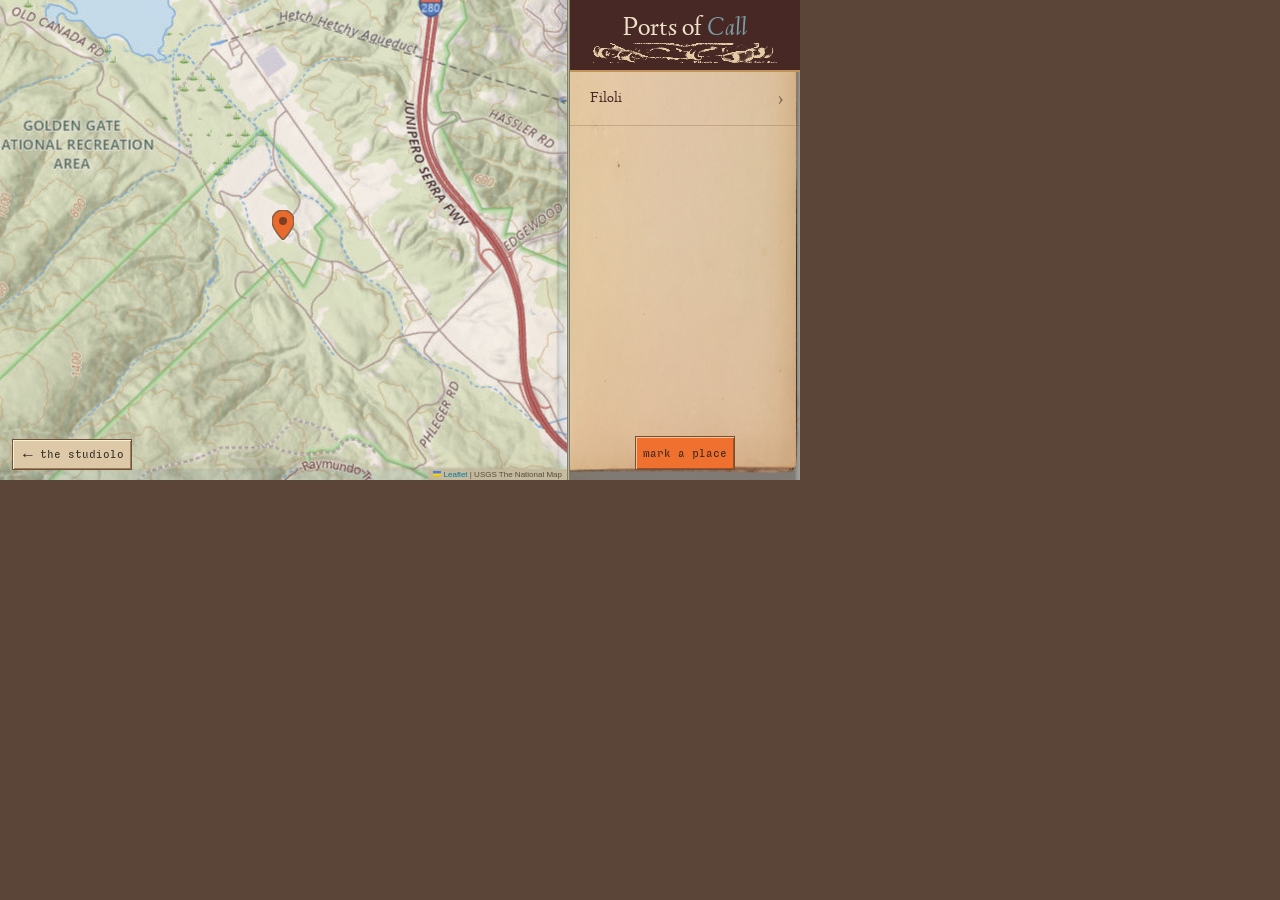
<file: visit/native/ports.html>
<!DOCTYPE html>
<html lang="en">
<head><meta http-equiv="Content-Security-Policy" content="default-src 'self'; connect-src 'none'; img-src 'self' data: blob:; style-src 'self' 'unsafe-inline'; script-src 'self' 'unsafe-inline'; object-src 'none'; base-uri 'none'; form-action 'none'"><script src="edition.js"></script><script src="offline.js"></script><script src="isolation.js"></script>

<meta charset="UTF-8">
<meta name="viewport" content="width=800, initial-scale=1.0">
<title>Ports of Call — Halyx</title>
<link rel="stylesheet" href="leaflet/leaflet.css" />
<style>
  @font-face{font-family:'Linden Hill';src:url('fonts/LindenHill.woff') format('woff');font-style:normal;font-weight:400;font-display:swap;}
  @font-face{font-family:'Linden Hill';src:url('fonts/LindenHill-Italic.woff') format('woff');font-style:italic;font-weight:400;font-display:swap;}
  :root{--wood:#5B4538;--deep:#482824;--paper:#C4B89A;--paper-dark:#B6A582;--ink:#2E211B;--rule:#8B654B;--signal:#F07030;--instrument:#56777D;--chart-blue:#7A9EA8;--pale:#EEE2C8;--margin-head:112px;--apparatus:'Sligoil',monospace;--reading:'Linden Hill',serif;}
  *{box-sizing:border-box;margin:0;padding:0;}
  body{width:800px;height:480px;overflow:hidden;background:var(--wood);font-family:var(--apparatus);font-synthesis:none;color:var(--ink);position:relative;}
  #map{position:absolute;left:0;top:0;width:570px;height:480px;z-index:0;background:var(--paper-dark);border-right:3px double var(--chart-blue);}
  .leaflet-tile-pane{filter:sepia(.42) saturate(.62) brightness(.94) contrast(1.04);}
  .leaflet-control-attribution{background:rgba(196,184,154,.88)!important;color:rgba(46,33,27,.72)!important;font-size:8px!important;}
  .leaflet-control-zoom{border:1px solid var(--rule)!important;border-radius:0!important;box-shadow:none!important;overflow:hidden;}
  .leaflet-control-zoom a{background:var(--control-cream)!important;color:var(--control-ink)!important;border-bottom:1px solid var(--rule)!important;width:36px!important;height:36px!important;line-height:36px!important;font-family:var(--apparatus)!important;font-size:19px!important;}
  .leaflet-control-zoom a:hover{background:var(--paper-dark)!important;color:var(--signal)!important;}
  .halyx-pin{background:transparent;border:0;}
  .map-pin-hit{width:34px;height:40px;display:flex;justify-content:center;align-items:flex-start;padding-top:4px;}
  .region-pin{background:transparent;border:0;}
  .region-mark{width:174px;height:54px;display:flex;align-items:center;}
  .region-stack{position:relative;width:44px;height:46px;flex:0 0 44px;}
  .region-stack svg{position:absolute;left:5px;top:5px;width:22px;height:30px;}
  .region-stack svg+svg{left:14px;top:10px;}
  .region-label{font-family:var(--reading);font-size:18px;line-height:1;color:var(--deep);white-space:nowrap;text-shadow:0 1px var(--pale),1px 0 var(--pale),0 -1px var(--pale),-1px 0 var(--pale);}
  #chart-margin{position:absolute;top:0;right:0;width:230px;height:480px;background:var(--paper);z-index:1000;overflow:hidden;}
  #topbar{height:var(--margin-head);background:var(--deep);border-bottom:2px solid #C1945C;padding:15px 14px 0 20px;position:relative;z-index:3;}
  #topbar-title{font-family:var(--reading);font-size:27px;color:var(--pale);line-height:1;}
  #topbar-title span{color:var(--chart-blue);font-style:italic;}
  #pin-count{display:none;}
  #topbar-right{position:absolute;left:20px;right:14px;bottom:0;height:44px;border-top:1px solid rgba(122,158,168,.58);display:grid;grid-template-columns:1fr 48px;align-items:stretch;}
  .btn{background:transparent;border:0;color:var(--ink);font-family:var(--apparatus);font-weight:500;font-size:12px;min-height:40px;padding:0 8px;cursor:pointer;text-align:left;}
  #topbar-right .btn{color:var(--pale);}
  .btn:hover,.btn:focus-visible{color:var(--signal);outline:none;}
  .btn.accent{color:var(--signal);}
  .btn.active{color:var(--signal);text-decoration:underline;text-underline-offset:4px;}
  #topbar-right .btn+ .btn{border-left:1px solid rgba(193,148,92,.42);}
  #topbar-right .return{font-size:21px;text-align:center;padding:0;}
  #margin-idle{display:none;}
  #card,#list-panel,#add-form{position:absolute;inset:var(--margin-head) 0 0;background:var(--paper);z-index:4;display:none;overflow:hidden;}
  #card.open,#list-panel.open,#add-form.visible{display:flex;}
  #card{flex-direction:column;}
  #card-header{border-bottom:1px solid var(--rule);padding:19px 34px 15px 20px;flex-shrink:0;}
  #card-name{font-family:var(--reading);font-size:22px;color:var(--deep);line-height:1.15;padding-right:8px;}
  #card-coords{display:none;}
  #card-body{padding:16px 17px 18px 20px;flex:1;overflow-y:auto;scrollbar-width:thin;scrollbar-color:var(--rule) transparent;}
  #card-status-row{display:flex;gap:6px;margin-bottom:18px;font-family:var(--apparatus);font-weight:500;font-size:12px;text-transform:capitalize;color:var(--signal);}
  .tag{display:inline;padding:0;border:0;}
  .tag+.tag::before{content:'\00b7';color:var(--rule);margin-right:5px;}
  .tag.planned{color:var(--instrument);}
  .tag.category{color:var(--ink);}
  #card-image{display:none;margin:0 0 20px;}
  #card-image.visible{display:block;}
  #card-image img{display:block;width:100%;height:auto;border:1px solid rgba(139,101,75,.5);background:var(--pale);}
  #card-image figcaption{margin-top:8px;font-family:var(--reading);font-size:12px;line-height:1.35;color:rgba(46,33,27,.72);}
  #card-notes-label{display:none;}
  #card-notes{font-family:var(--reading);font-size:15px;color:var(--ink);line-height:1.45;margin-bottom:18px;min-height:48px;}
  #card-notes.empty{color:rgba(46,33,27,.42);}
  hr.card-divider{border:0;border-top:1px solid rgba(139,101,75,.5);margin:7px 0 10px;}
  #card-kiwix-btn{display:none;padding:9px 0;color:var(--deep);font-family:var(--reading);font-size:15px;text-decoration:underline;text-underline-offset:3px;cursor:pointer;margin-bottom:14px;}
  #card-kiwix-btn:hover{color:var(--signal);}
  #card-actions{display:flex;border-top:1px solid rgba(139,101,75,.5);}
  #card-actions .btn{flex:1;min-height:44px;padding:7px 0;text-align:left;}
  #card-actions .btn+.btn{border-left:1px solid rgba(139,101,75,.5);padding-left:10px;}
  #card-close,#list-close{position:absolute;top:8px;right:7px;width:40px;height:40px;background:transparent;border:0;color:var(--rule);font-family:var(--apparatus);font-size:19px;cursor:pointer;z-index:10;}
  #card-close:hover,#list-close:hover{color:var(--signal);}
  #list-panel{flex-direction:column;}
  #list-header{display:none;}
  #list-filters{display:none;}
  #list-body{flex:1;overflow-y:auto;scrollbar-width:thin;scrollbar-color:var(--rule) transparent;}
  .list-item{display:flex;align-items:center;min-height:54px;padding:10px 16px 10px 20px;border-bottom:1px solid rgba(139,101,75,.32);cursor:pointer;}
  .list-item:hover{color:var(--signal);}
  .list-item-name{font-family:var(--reading);font-size:15px;color:var(--deep);line-height:1.2;}
  .list-item.region-item{min-height:72px;}
  .list-item.region-item .list-item-name{font-size:21px;}
  .region-return{width:100%;min-height:48px;padding:0 20px;background:transparent;border:0;border-bottom:1px solid var(--rule);color:var(--signal);font-family:var(--apparatus);font-weight:500;font-size:12px;text-align:left;cursor:pointer;}
  #add-form{flex-direction:column;}
  #add-form-header{border-bottom:1px solid var(--rule);padding:14px 14px 12px 20px;font-family:var(--reading);font-size:20px;color:var(--deep);}
  #add-form-body{padding:13px 15px 9px 20px;display:flex;flex-direction:column;gap:12px;overflow-y:auto;}
  .field-label{font-size:10px;color:var(--instrument);text-transform:uppercase;margin-bottom:3px;}
  .field-group{display:flex;flex-direction:column;}
  input[type="text"],textarea,select{background:transparent;border:0;border-bottom:1px solid var(--rule);border-radius:0;color:var(--ink);font-family:var(--apparatus);font-size:12px;padding:5px 1px;outline:none;width:100%;}
  input[type="text"]:focus,textarea:focus,select:focus{border-color:var(--signal);}
  textarea{resize:none;height:48px;font-family:var(--reading);font-size:12px;line-height:1.35;}
  select option{background:var(--paper);}
  .article-field{display:none;}
  #add-form-actions{display:flex;margin:0 15px 10px 20px;border-top:1px solid var(--rule);flex-shrink:0;}
  #add-form-actions .btn{flex:1;min-height:44px;padding:7px 0;text-align:left;}
  #add-form-actions .btn+.btn{border-left:1px solid rgba(139,101,75,.5);padding-left:10px;}
  #placing-hint{position:absolute;bottom:14px;left:20px;background:var(--paper);border:1px solid var(--rule);color:var(--ink);font-size:10px;padding:8px 12px;letter-spacing:.06em;z-index:1500;pointer-events:none;display:none;white-space:nowrap;}
  #placing-hint.visible{display:block;}
  #placing-overlay{display:none;position:absolute;left:0;top:0;width:570px;height:480px;z-index:800;cursor:crosshair;}
  #placing-overlay.active{display:block;}
  #coord-status{font-family:var(--apparatus);font-size:12px;color:rgba(46,33,27,.65);line-height:1.3;}
  #coord-status:empty{display:none;}
  .coord-actions{display:flex;gap:8px;}
  .coord-actions .btn{flex:1;min-height:38px;text-align:left;padding:5px 0;font-size:11px;border-bottom:1px solid rgba(139,101,75,.45);}
  #port-toast{position:absolute;left:18px;bottom:16px;background:var(--paper);border:1px solid var(--rule);color:var(--deep);font-family:var(--apparatus);font-size:12px;padding:8px 12px;z-index:2100;display:none;}
  #port-toast.visible{display:block;}
  #port-save-note{position:absolute;left:18px;bottom:16px;max-width:525px;z-index:2100;background:var(--paper);border:1px solid var(--rule);padding:10px 12px;color:var(--deep);font:12px var(--apparatus);}
  #port-save-note[hidden]{display:none;}
  #port-save-note button{margin-left:12px;}
  #port-save-dialog{position:fixed;inset:0;margin:auto;width:410px;max-width:calc(100vw - 32px);padding:24px;background:var(--paper);color:var(--ink);border:1px solid var(--rule);font:18px/1.4 var(--reading);}
  #port-save-dialog::backdrop{background:rgba(46,33,27,.5);}
  #port-save-dialog .save-actions{display:flex;justify-content:space-between;gap:16px;margin-top:18px;}
  #port-save-dialog .btn{min-height:44px;}
  ::placeholder{color:rgba(46,33,27,.42);opacity:1;}
/* Small software cues on the existing Ports page. Original geometry, map,
   palette, typography, title and region-to-place flow remain the baseline. */
#topbar-right{left:18px;right:13px;bottom:9px;height:34px;border-top:0;grid-template-columns:1fr 35px;gap:7px}
#topbar-right .btn{min-height:34px;padding:0 7px;border:1px solid #281d17;background:#d9ccaf;color:#482824;box-shadow:inset 1px 1px #f4e8cd,inset -1px -1px #a18c6f;font-size:11px}
#topbar-right .btn.accent{background:#f07030;color:#30231b;box-shadow:inset 1px 1px #ffb17c,inset -1px -1px #ad4b22}
#topbar-right .btn.return{font-size:21px;padding:0}
#topbar-right .btn:hover{filter:brightness(1.045)}
#topbar-right .btn:active{box-shadow:inset 1px 1px #624332,inset -1px -1px #e7c6a3;padding-top:1px}
.leaflet-control-zoom{box-shadow:1px 1px #7f715e!important}
.leaflet-control-zoom a{box-shadow:inset 1px 1px #ece1c6,inset -1px -1px #9d8a6d}
.leaflet-control-zoom a:active{box-shadow:inset 1px 1px #8b765b,inset -1px -1px #eadfc4}
.list-item{position:relative;padding-right:27px}
.list-item:after{content:'›';position:absolute;right:16px;font:20px 'Linden Hill';color:#806b53}
.list-item:hover,.list-item:focus-visible{background:#cdc5aa;box-shadow:inset 3px 0 #f07030;color:var(--ink)}
.list-item:hover .list-item-name,.list-item:focus-visible .list-item-name{color:var(--deep)}
button:focus-visible,.leaflet-control-zoom a:focus-visible{outline:1px dotted #613d29;outline-offset:-5px}
#list-body,#card-body{scrollbar-width:auto;scrollbar-color:#aa9778 #c4b89a}
#list-body::-webkit-scrollbar,#card-body::-webkit-scrollbar{width:13px}
#list-body::-webkit-scrollbar-track,#card-body::-webkit-scrollbar-track{background:#c9bea2;border-left:1px solid #a28e70}
#list-body::-webkit-scrollbar-thumb,#card-body::-webkit-scrollbar-thumb{background:#b8a584;border:1px solid #8b765d;box-shadow:inset 1px 1px #e4d7b9,inset -1px -1px #998267}
#card-close{right:9px;top:10px;width:27px;height:27px;background:#d0c2a3;border:1px solid #917b5f;box-shadow:inset 1px 1px #eee2c8,inset -1px -1px #ad9979;font-size:17px}
#card-close:active{box-shadow:inset 1px 1px #ad9979}

/* Approved September 7 ornament: original scan ink, not a redrawn frame. */
#topbar-title{position:absolute;left:0;right:0;top:15px;text-align:center}
.ornament-title{position:absolute;left:23px;top:43px;width:184px;height:20px;overflow:hidden;pointer-events:none}
.ornament-title svg{display:block;overflow:hidden}
/* Center the illustration in the usable paper below the region rows. */
#list-body:has(> .ports-vignette){display:flex;flex-direction:column;padding-bottom:0;}
#list-body:has(> .ports-vignette) > .region-item{flex:0 0 72px;}
.ports-vignette{display:block;flex:0 0 131px;align-self:center;width:116px;height:131px;margin:auto 0;border-radius:50%;overflow:hidden;opacity:.86;mix-blend-mode:multiply;pointer-events:none}
.ports-vignette img{display:block;width:100%;height:100%;object-fit:cover}

/* The shared Studiolo return sits over the map at the lower left. */
#topbar-right{grid-template-columns:max-content;gap:0}
#topbar-right .btn{font-size:11px;padding:0 7px;text-align:center;white-space:nowrap;font-weight:400}
#ports-studiolo{position:absolute;left:12px;bottom:10px;z-index:2000}
#placing-hint,#port-toast,#port-save-note{bottom:52px}
</style>
<style>
/* A selected place gets the reading space; the map remains a narrow locator. */
body.place-open #map{width:180px}
body.place-open #chart-margin{width:620px}
body.place-open #topbar{display:none}
body.place-open #card{inset:0}
body.place-open #card-header{padding:18px 62px 14px 24px}
body.place-open #card-name{font-size:29px}
body.place-open #card-close{width:40px;height:40px;top:10px;right:12px}
body.place-open #card-body{padding:16px 24px 24px;min-height:0}
#card-content{display:grid;grid-template-columns:minmax(0,1.05fr) minmax(0,1fr);gap:22px;align-items:start}
#card-image{margin:0}
#card-image img{width:auto;max-width:100%;max-height:300px;height:auto;margin:0 auto}
#card-image figcaption{font-size:13px}
#card-image:not(.visible)+.card-copy{grid-column:1/-1}
.card-copy{min-width:0}
body.place-open #card-status-row{margin-bottom:16px;gap:18px}
body.place-open .tag+.tag::before{content:none}
body.place-open #card-notes{font-size:18px;line-height:1.42}
body.place-open #card-actions{flex-wrap:wrap}
</style>
<!-- HALYX CONTROLS START -->
<style>
/* Shared Halyx controls. Run python3 scripts/sync_halyx_controls.py after editing.
   Embedded into the three standalone pages; no runtime server change required.
   Existing selectors below are adapters. New apparatuses can use hx-control,
   hx-primary, and hx-studiolo without inheriting a window or page layout. */
@font-face{font-family:Sligoil;src:url('fonts/Sligoil-Micro.woff2') format('woff2');font-weight:400;font-style:normal;font-display:swap}
:root{
  --control-ink:#302720;--control-cream:#ddc9a7;--control-light:#fff0d1;
  --control-edge:#70513c;--control-shadow:#9d7e59;--control-orange:#f07030;
  --control-orange-light:#ffc18a;--control-orange-shadow:#a64d22;
  --control-focus:#70513c;--control-font:Sligoil,monospace;
}
/* Ordinary push controls, including link elements used for a system action. */
:is(.hx-control,footer [data-studiolo],footer button,.primary,.home-exit,.search button,.retry,.search-pages button,.plate-panel button,#topbar-right .btn,#card-close,#list-close,.leaflet-control-zoom a){
  font-family:var(--control-font);font-weight:400;font-synthesis:none;
  color:var(--control-ink);background:var(--control-cream);
  border:1px solid var(--control-edge);border-radius:0;
  box-shadow:inset 1px 1px var(--control-light),inset -1px -1px var(--control-shadow);
  text-decoration:none;cursor:pointer;touch-action:manipulation;
}
:is(.hx-primary,.primary,.search button,#topbar-right .btn.accent){
  background:var(--control-orange);
  box-shadow:inset 1px 1px var(--control-orange-light),inset -1px -1px var(--control-orange-shadow);
}
:is(.hx-control,footer button,.primary,.home-exit,.search button,.retry,.search-pages button,.plate-panel button,#topbar-right .btn,#card-close,#list-close,.leaflet-control-zoom a):hover:not(:disabled){
  filter:brightness(1.045);color:var(--control-ink);text-decoration:none;
}
:is(.hx-control,footer button,.primary,.home-exit,.search button,.retry,.search-pages button,.plate-panel button,#topbar-right .btn,#card-close,#list-close,.leaflet-control-zoom a):active:not(:disabled){
  box-shadow:inset 1px 1px var(--control-edge),inset -1px -1px var(--control-light);
  transform:translateY(1px);
}
:is(.hx-primary,.primary,.search button,#topbar-right .btn.accent):active:not(:disabled){background:var(--control-orange)}
/* All three exits have the same lettering and compact proportions. */
:is(.hx-studiolo,footer [data-studiolo],.home-exit,#topbar-right .btn.return){
  display:inline-flex;align-items:center;justify-content:center;
  min-height:31px;padding:4px 7px;font:11px/1.2 var(--control-font);white-space:nowrap;
}
/* Shared interaction signals, independent of the amount of window chrome. */
.hx-back-arrow{font:16px/1 Arial,sans-serif;flex:none;margin-right:4px}
html body :is(button,a,input,textarea,select,[tabindex]):focus-visible{
  outline:2px dotted var(--control-focus);outline-offset:2px;
}
:is(.hx-control,footer button,.primary,.home-exit,.search button,.retry,.search-pages button,.plate-panel button,#topbar-right .btn,#card-close,#list-close,.leaflet-control-zoom a):focus-visible{
  outline:2px dotted var(--control-focus);outline-offset:2px;
}
html body button:disabled{opacity:.45;cursor:default;filter:none;transform:none}
html body .appnav button:hover:not(:disabled):not(.active){background:var(--control-cream);color:var(--control-ink)}
html body .appnav button:disabled{color:var(--control-ink)}
html body ::selection{background:#f5bf88;color:var(--control-ink)}
/* Paper stays local. The scrollbar hardware is shared. */
:is(.hx-scroll,.reading,.filing-slip,#list-body,#card-body,#contents-wrap){scrollbar-width:auto;scrollbar-color:auto}
:is(.hx-scroll,.reading,.filing-slip,#list-body,#card-body,#contents-wrap)::-webkit-scrollbar{width:13px;height:13px}
:is(.hx-scroll,.reading,.filing-slip,#list-body,#card-body,#contents-wrap)::-webkit-scrollbar-track{background:#e9dfcc;border-left:1px solid #b7a58b}
:is(.hx-scroll,.reading,.filing-slip,#list-body,#card-body,#contents-wrap)::-webkit-scrollbar-thumb{background:#b8a584;border:1px solid #8b765d;box-shadow:inset 1px 1px #e4d7b9,inset -1px -1px #998267}
@media(prefers-reduced-motion:reduce){html body :is(button,a,input,textarea,select){transition:none}}
</style>
<!-- HALYX CONTROLS END -->
<style>
/* Scanned archival paper; photograph ornaments removed at Sophie’s request. */
#chart-margin{background:#c4b89a url('public_domain_art/ports-paper/album-stock.jpg') center/100% 100%}
#card,#list-panel,#add-form{background:transparent}
#card-header{border-bottom-color:rgba(112,81,60,.35)}
#card-image.visible{text-align:center}
.photo-mount{display:inline-block;position:relative;max-width:100%;vertical-align:top;margin:9px 0 0;padding:7px}
#card-image .photo-mount img{display:block;max-width:100%;max-height:286px;width:auto;height:auto;border:0;box-shadow:0 1px 2px #5b453844}
#card-image figcaption{text-align:left;margin-top:16px}
</style>
<style>
#map{background:#a8b8ac;border-right-color:#8b7960;}
#map::after{content:"";position:absolute;inset:0;z-index:450;pointer-events:none;background:url('public_domain_art/ports-paper/album-stock.jpg') center/100% 100%;mix-blend-mode:multiply;opacity:.24;}
.leaflet-tile-pane{filter:sepia(.5) saturate(.64) brightness(.97) contrast(1.10);}
</style>
<script>
</script>
<style>
/* List action belongs below the places, separate from the masthead. */
:root{--margin-head:72px;}
#list-body{min-height:0;}
#list-panel > #topbar-right{position:static;flex:0 0 44px;height:44px;display:flex;justify-content:center;align-items:flex-start;padding:0 0 10px;border:0;}
#list-panel > #topbar-right .btn{min-height:34px;}
</style>
<link rel="stylesheet" href="guide.css"><link rel="stylesheet" href="guided.css"><script src="guided.js" defer></script></head>
<body>
<div id="map"></div>
<button id="ports-studiolo" class="hx-control hx-studiolo" title="The Studiolo" aria-label="Return to the Studiolo" onclick="window.location='bench.html'"><span class="hx-back-arrow">←</span> the studiolo</button>
<div id="placing-overlay"></div>
<aside id="chart-margin">
  <div id="topbar">
    <div id="topbar-title">Ports of <span>Call</span></div>
    <div class="ornament-title" aria-hidden="true"><svg viewBox="65 329 670 54" width="184" height="20" xmlns="http://www.w3.org/2000/svg"><defs><filter id="scrollwork-ink" color-interpolation-filters="sRGB"><feColorMatrix type="matrix" values="0 0 0 0 .89 0 0 0 0 .80 0 0 0 0 .65 -1.4 -1.4 -1.4 0 3.05"/></filter></defs><image href="public_domain_art/ports-ornament/collignon-cartouche.jpg" x="0" y="0" width="800" height="434" filter="url(#scrollwork-ink)"/></svg></div>
    <span id="pin-count">0 places</span>
  </div>
  <div id="margin-idle"></div>
  <div id="card">
    <button id="card-close" aria-label="Back to places" onclick="closeCard()">×</button>
    <div id="card-header">
      <div id="card-name">—</div>
      <div id="card-coords">—</div>
    </div>
    <div id="card-body">
      <div id="card-status-row"></div>
      <div id="card-content">
      <figure id="card-image">
        <span class="photo-mount"><img id="card-image-file" alt=""></span>
        
      </figure>
      <div class="card-copy">
      <div id="card-notes-label">Notes</div>
      <div id="card-notes" class="empty">Nothing written here.</div>
      <hr class="card-divider">
      <a id="card-kiwix-btn" href="#">Read about this place</a>
      <details class="v-photo-credit"><summary>Photograph credit</summary><p id="card-image-caption"></p></details>
      <div id="card-actions">
        <button class="btn" onclick="editCurrentPin()">change</button>
        <button class="btn" onclick="deleteCurrentPin()">remove pin</button>
      </div>
      </div>
      </div>
    </div>
  </div>
  <div id="list-panel" class="open">
    <div id="list-header">
      <span id="list-title">Places</span>
      <div id="list-filters"></div>
      <button id="list-close" onclick="toggleList()">×</button>
    </div>
    <div id="list-body"></div>
    <div id="topbar-right">
      <button class="btn accent" onclick="startAddPin()">mark a place</button>
    </div>
  </div>
  <div id="add-form">
    <div id="add-form-header">Mark a place</div>
    <div id="add-form-body">
      <div class="field-group">
        <div class="field-label">Place</div>
        <input type="text" id="form-name" placeholder="Contramar">
      </div>
      <div class="field-group">
        <div class="field-label">Position</div>
        <div id="coord-status">Use the name or place the pin by hand.</div>
        <div class="coord-actions">
          <button class="btn" onclick="geocodeFormPlace()">find by name</button>
          <button class="btn" onclick="chooseMapPoint()">place by hand</button>
        </div>
      </div>
      <div style="display:flex;gap:10px">
        <div class="field-group" style="flex:1">
          <div class="field-label">Status</div>
          <select id="form-status">
            <option value="visited">Visited</option>
            <option value="planned">Planned</option>
          </select>
        </div>
        <div class="field-group" style="flex:1">
          <div class="field-label">Kind</div>
          <select id="form-category">
            <option value="monument">Monument</option>
            <option value="neighborhood">Neighborhood</option>
            <option value="museum">Museum</option>
            <option value="food">Food</option>
            <option value="nature">Nature</option>
            <option value="ruin">Ruin</option>
            <option value="other">Other</option>
          </select>
        </div>
      </div>
      <div class="field-group">
        <div class="field-label">Notes</div>
        <textarea id="form-notes"></textarea>
      </div>
      <div class="field-group article-field">
        <div class="field-label">Article</div>
        <input type="text" id="form-kiwix" placeholder="Leave blank to find it">
      </div>
    </div>
    <div id="add-form-actions">
      <button class="btn accent" onclick="savePin()">set pin</button>
      <button class="btn" onclick="cancelAddPin()">cancel</button>
    </div>
  </div>
</aside>
<div id="placing-hint">Place the pin on the map</div>
<div id="port-toast"></div>
<div id="port-save-note" hidden><span>Changes are waiting to be filed.</span><button class="btn" onclick="showPortsSave()">review →</button></div>
<dialog id="port-save-dialog" aria-labelledby="port-save-message">
  <p id="port-save-message" role="status"></p>
  <div class="save-actions"><button id="port-save-retry" class="btn accent" onclick="retryPortsSave()">try again →</button><button class="btn" onclick="document.getElementById('port-save-dialog').close()">back to chart</button></div>
</dialog>
<script src="leaflet/leaflet.js"></script>
<script>
document.addEventListener('DOMContentLoaded',function(){
  const STORAGE_KEY='halyx_ports_v1';
  const PENDING_KEY='halyx_ports_pending_v1';
  const PENDING_PREFIX=PENDING_KEY+':',PENDING_TAB=PENDING_KEY+'_tab';
  const PORTS_URL='/workshop/ports';
  const PORTS_IMAGES_URL='/visit-place-images';
  const PORTS_REGIONS_URL='/visit-place-regions';
  const REGION_PREVIEW=new URLSearchParams(window.location.search).get('preview-regions')==='1';
  let pins=[],editingId=null,placingMode=false,pendingLatLng=null,currentPinId=null,markers={};
  let listOpen=true,activeFilter='all';
  let placeImages={},placeRegions=[],viewMode='places',activeRegionId=null;
  let pendingSave=null,pendingStored=false,pendingStorageValue=null,saving=false,preparingPin=false,pendingBlocked=false,portsRevision=null,basePins=[];
  const saveDialog=document.getElementById('port-save-dialog');
  const clone=function(value){return JSON.parse(JSON.stringify(value));};
  // Match the server's semantic comparison: object key order is not an edit.
  // Array order and every field value remain significant.
  function chartSignature(value){return JSON.stringify(value,function(key,item){return item&&typeof item==='object'&&!Array.isArray(item)?Object.fromEntries(Object.keys(item).sort().map(function(k){return [k,item[k]];})):item;});}
  // This guided chart stays at the device's Filoli zoom. The USGS image
  // has a fixed geographic extent and ships with the visitor pages.
  const map=L.map('map',{center:[37.469924,-122.3113516],zoom:14,minZoom:14,maxZoom:14,
    dragging:false,scrollWheelZoom:false,touchZoom:false,doubleClickZoom:false,
    boxZoom:false,keyboard:false,zoomControl:false,attributionControl:true});
  L.imageOverlay('filoli-map.jpg',[[37.44267044136718,-122.36285001308592],[37.497167625783156,-122.25985318691406]],{attribution:'USGS The National Map'}).addTo(map);
  function makeIcon(status){var fill=status==='visited'?'#F07030':'#56777D',stroke=status==='visited'?'#8B654B':'#3F5D62',svg='<svg xmlns="http://www.w3.org/2000/svg" width="22" height="30" viewBox="0 0 22 30"><path d="M11 0 C4.9 0 0 4.9 0 11 C0 19 11 30 11 30 C11 30 22 19 22 11 C22 4.9 17.1 0 11 0Z" fill="'+fill+'" stroke="'+stroke+'" stroke-width="1.5"/><circle cx="11" cy="11" r="4" fill="rgba(46,33,27,.58)"/></svg>';return L.divIcon({html:'<div class="map-pin-hit">'+svg+'</div>',className:'halyx-pin',iconSize:[34,40],iconAnchor:[17,34]});}
  function readLocal(){try{var raw=VisitStorage.getItem(STORAGE_KEY),value=raw?JSON.parse(raw):null;return Array.isArray(value)?value:null;}catch(e){return null;}}
  function writeLocal(){try{VisitStorage.setItem(STORAGE_KEY,JSON.stringify(pins));}catch(e){}}
  async function portsRequest(options){var controller=new AbortController(),timer=setTimeout(function(){controller.abort();},10000);try{var r=await fetch(PORTS_URL,Object.assign({cache:'no-store',signal:controller.signal},options));if(!r.ok){var error=new Error('chart request failed');error.status=r.status;throw error;}var data=await r.json();return {data:data,revision:r.headers.get('ETag')};}finally{clearTimeout(timer);}}
  async function serverGet(){var result=await portsRequest();if(!result.data||typeof result.data.exists!=='boolean'||!Array.isArray(result.data.pins)||!result.revision)throw new Error('chart could not be read');return result;}
  async function serverPut(pending){var result=await portsRequest({method:'POST',headers:{'Content-Type':'application/json','If-Match':pending.revision},body:JSON.stringify({pins:pending.pins})});if(!result.data||result.data.ok!==true||!result.revision)throw new Error('chart was not confirmed');return result;}
  function showPortsSave(message){if(message)document.getElementById('port-save-message').textContent=message;if(!saveDialog.open)saveDialog.showModal();}
  function storePending(){
    try{
      if(!pendingSave.pending_id)pendingSave.pending_id=Date.now().toString(36)+'-'+Array.from(crypto.getRandomValues(new Uint32Array(4)),function(n){return n.toString(36);}).join('');
      var value=JSON.stringify(pendingSave);
      // Each draft has its own durable copy. The shared entry is only a pointer
      // for a fresh tab; simultaneous tabs cannot erase one another's drafts.
      VisitStorage.setItem(PENDING_PREFIX+pendingSave.pending_id,value);pendingStored=true;
      try{VisitStorage.setItem(PENDING_TAB,pendingSave.pending_id);}catch(e){}
      try{VisitStorage.setItem(PENDING_KEY,value);pendingStorageValue=value;}catch(e){}
      return true;
    }catch(e){pendingStored=false;return false;}
  }
  function readPending(){
    var id=null;try{id=VisitStorage.getItem(PENDING_TAB);}catch(e){}
    var raw=id?VisitStorage.getItem(PENDING_PREFIX+id):null;
    if(!raw)raw=VisitStorage.getItem(PENDING_KEY);
    if(!raw){for(var i=0;i<VisitStorage.length;i++){var key=VisitStorage.key(i);if(key.indexOf(PENDING_PREFIX)===0){raw=VisitStorage.getItem(key);break;}}}
    return raw;
  }
  function pendingMessage(){return pendingStored?'Not confirmed. These changes are still here.':'Not confirmed. Keep this page open; these changes could not be kept for a reload.';}
  function guardPending(){if(preparingPin)return true;if(pendingSave||pendingBlocked){showPortsSave();return true;}try{if(VisitStorage.getItem(PENDING_KEY)){showPortsSave('Another chart is waiting to be filed. Keep this page open.');return true;}}catch(e){}return false;}
  window.addEventListener('beforeunload',function(event){if(pendingSave&&!pendingStored){event.preventDefault();event.returnValue='';}});
  async function loadPlaceImages(){try{var r=await fetch(PORTS_IMAGES_URL,{cache:'no-store'});if(!r.ok)return;var d=await r.json();placeImages=d&&d.places?d.places:{};}catch(e){placeImages={};}}
  async function loadPlaceRegions(){try{var r=await fetch(PORTS_REGIONS_URL,{cache:'no-store'});if(!r.ok)return;var d=await r.json();placeRegions=d&&Array.isArray(d.regions)?d.regions:[];}catch(e){placeRegions=[];}}
  // A pending chart is separate from the acknowledged cache. Loading never writes
  // to the server, and a fresh GET cannot replace edits waiting for confirmation.
  async function loadPins(){
    try{var raw=readPending();if(raw){var pending=JSON.parse(raw);if(!Array.isArray(pending.pins)||!Array.isArray(pending.basePins))throw new Error('invalid pending chart');pendingSave=pending;pendingStorageValue=raw;pendingStored=true;pins=clone(pending.pins);basePins=clone(pending.basePins);portsRevision=pending.revision;document.getElementById('port-save-note').hidden=false;showPortsSave(pendingMessage());return;}}catch(e){pendingBlocked=true;pins=readLocal()||[];document.getElementById('port-save-retry').disabled=true;showPortsSave('The waiting chart could not be read. Keep this page open.');return;}
    try{
      var result=await serverGet(),d=result.data;portsRevision=result.revision;basePins=clone(d.pins);
      if(d.exists){pins=d.pins;writeLocal();return;}
      var cached=readLocal();
      if(cached&&cached.length){pins=cached;pendingSave={pins:clone(pins),basePins:[],revision:portsRevision};storePending();document.getElementById('port-save-note').hidden=false;showPortsSave(pendingMessage());}
      else{pins=clone(SEED_PINS);} // in-memory only, never filed on load
    }catch(e){
      pins=readLocal()||clone(SEED_PINS);basePins=clone(pins);
    }
  }
  async function savePins(){
    pendingSave={pins:clone(pins),basePins:clone(basePins),revision:portsRevision};
    storePending();
    document.getElementById('port-save-note').hidden=false;
    updatePinCount();
    return retryPortsSave();
  }
  async function retryPortsSave(){
    if(saving||!pendingSave)return false;
    if(!storePending()){showPortsSave(pendingMessage());return false;}
    saving=true;document.getElementById('port-save-retry').disabled=true;showPortsSave('Filing the chart…');
    try{
      // Retry from a fresh revision only if the filed chart still matches the
      // original base, or already contains this exact change after a lost reply.
      var latest=await serverGet();
      if(chartSignature(latest.data.pins)!==chartSignature(pendingSave.basePins)&&chartSignature(latest.data.pins)!==chartSignature(pendingSave.pins)){var conflict=new Error('chart changed');conflict.status=409;throw conflict;}
      pendingSave.revision=latest.revision;storePending();
      var result=await serverPut(pendingSave);
      portsRevision=result.revision;basePins=clone(pendingSave.pins);pins=clone(pendingSave.pins);writeLocal();
      if(VisitStorage.getItem(PENDING_KEY)===pendingStorageValue)VisitStorage.removeItem(PENDING_KEY);
      VisitStorage.removeItem(PENDING_PREFIX+pendingSave.pending_id);
      try{if(VisitStorage.getItem(PENDING_TAB)===pendingSave.pending_id)VisitStorage.removeItem(PENDING_TAB);}catch(e){}
      pendingStorageValue=null;pendingSave=null;pendingStored=false;
      document.getElementById('port-save-note').hidden=true;saveDialog.close();showPortToast('the chart is filed');return true;
    }catch(e){showPortsSave(e.status===409?'The filed chart changed elsewhere. These changes are still here.':pendingMessage());return false;}
    finally{saving=false;document.getElementById('port-save-retry').disabled=false;}
  }
  function updatePinCount(){var n=pins.length;document.getElementById('pin-count').textContent=n===1?'1 place':n+' places';}
  function pinInBounds(pin,bounds){return pin.lat>=bounds.south&&pin.lat<=bounds.north&&pin.lng>=bounds.west&&pin.lng<=bounds.east;}
  function regionForPin(pin){return placeRegions.find(function(region){return region.bounds&&pinInBounds(pin,region.bounds);})||null;}
  function pinsForRegion(id){
    if(id==='elsewhere')return pins.filter(function(pin){return !regionForPin(pin);});
    var region=placeRegions.find(function(item){return item.id===id;});
    return region&&region.bounds?pins.filter(function(pin){return pinInBounds(pin,region.bounds);}):[];
  }
  function regionGroups(){
    var groups=placeRegions.map(function(region){return Object.assign({},region,{pins:pinsForRegion(region.id)});}).filter(function(region){return REGION_PREVIEW||region.pins.length>0;});
    var elsewhere=pinsForRegion('elsewhere');
    if(elsewhere.length){
      var lat=elsewhere.reduce(function(total,pin){return total+pin.lat;},0)/elsewhere.length;
      var lng=elsewhere.reduce(function(total,pin){return total+pin.lng;},0)/elsewhere.length;
      groups.push({id:'elsewhere',name:'Elsewhere',pins:elsewhere,overview:{lat:lat,lng:lng,wrapped_lng:lng},empty_zoom:2});
    }
    return groups;
  }
  function makeRegionIcon(region){
    var fill=region.pins.some(function(pin){return pin.status==='visited';})?'#F07030':'#56777D';
    var stroke=fill==='#F07030'?'#8B654B':'#3F5D62';
    var pin='<svg xmlns="http://www.w3.org/2000/svg" viewBox="0 0 22 30"><path d="M11 0 C4.9 0 0 4.9 0 11 C0 19 11 30 11 30 C11 30 22 19 22 11 C22 4.9 17.1 0 11 0Z" fill="'+fill+'" stroke="'+stroke+'" stroke-width="1.5"/><circle cx="11" cy="11" r="4" fill="rgba(46,33,27,.58)"/></svg>';
    return L.divIcon({html:'<div class="region-mark"><div class="region-stack">'+pin+pin+'</div><span class="region-label">'+region.name+'</span></div>',className:'region-pin',iconSize:[174,54],iconAnchor:[22,42]});
  }
  function clearMarkers(){Object.values(markers).forEach(function(marker){map.removeLayer(marker);});markers={};}
  function renderMarkers(){
    clearMarkers();
    if(viewMode==='regions'){
      regionGroups().forEach(function(region){
        var overview=region.overview||{},lng=overview.wrapped_lng!==undefined?overview.wrapped_lng:overview.lng;
        if(overview.lat===undefined||lng===undefined)return;
        var marker=L.marker([overview.lat,lng],{icon:makeRegionIcon(region)});
        marker.on('click',function(){openRegion(region.id);});
        marker.addTo(map);markers['region:'+region.id]=marker;
      });
      return;
    }
    pinsForRegion(activeRegionId).forEach(function(pin){var marker=L.marker([pin.lat,pin.lng],{icon:makeIcon(pin.status)});marker.on('click',function(){openCard(pin.id);});marker.addTo(map);markers[pin.id]=marker;});
  }
  function showRegionOverview(){
    viewMode='regions';activeRegionId=null;currentPinId=null;listOpen=true;
    setCardOpen(false);hideForm();
    document.getElementById('list-panel').classList.add('open');
    renderMarkers();renderList();map.setView([31,-155],2,{animate:false});
  }
  function openRegion(id){
    var region=regionGroups().find(function(item){return item.id===id;});if(!region)return;
    viewMode='places';activeRegionId=id;currentPinId=null;listOpen=true;
    setCardOpen(false);hideForm();
    document.getElementById('list-panel').classList.add('open');
    renderMarkers();renderList();
    if(region.pins.length>1){map.fitBounds(L.latLngBounds(region.pins.map(function(pin){return [pin.lat,pin.lng];})),{padding:[28,28],maxZoom:13,animate:false});}
    else if(region.pins.length===1){map.setView([region.pins[0].lat,region.pins[0].lng],13);}
    else if(region.overview){map.setView([region.overview.lat,region.overview.lng],region.empty_zoom||4);}
  }
  function initializeMapView(){var groups=regionGroups();if(REGION_PREVIEW||groups.length>1)showRegionOverview();else if(groups.length===1)openRegion(groups[0].id);else showRegionOverview();}
  function toggleList(){listOpen=!listOpen;document.getElementById('list-panel').classList.toggle('open',listOpen);if(listOpen){setCardOpen(false);currentPinId=null;hideForm();renderList();}}
  function setFilter(f,btn){activeFilter=f;document.querySelectorAll('.filter-btn').forEach(function(b){b.classList.remove('active');});if(btn)btn.classList.add('active');renderList();}
  function renderList(){
    var body=document.getElementById('list-body');body.innerHTML='';
    if(viewMode==='regions'){
      regionGroups().forEach(function(region){var row=document.createElement('div');row.className='list-item region-item';row.innerHTML='<div class="list-item-name">'+region.name+'</div>';row.addEventListener('click',function(){openRegion(region.id);});body.appendChild(row);});
      // Keep the vignette in the scrolling index; never overlay a region or a form.
      var vignette=document.createElement('div');vignette.className='ports-vignette';vignette.setAttribute('aria-hidden','true');
      var illustration=document.createElement('img');illustration.src='public_domain_art/prepared/ports-flying-oval.png';illustration.alt='';vignette.appendChild(illustration);body.appendChild(vignette);
      return;
    }
    if(REGION_PREVIEW||regionGroups().length>1){var back=document.createElement('button');back.className='region-return';back.textContent='← all places';back.addEventListener('click',showRegionOverview);body.appendChild(back);}
    var regionPins=pinsForRegion(activeRegionId),filtered=activeFilter==='all'?regionPins:regionPins.filter(function(pin){return pin.category===activeFilter;}),sorted=filtered.slice().sort(function(a,b){return a.name.localeCompare(b.name);});
    sorted.forEach(function(pin){var row=document.createElement('div');row.className='list-item';row.tabIndex=0;row.setAttribute('role','button');row.addEventListener('keydown',e=>{if(e.key==='Enter'||e.key===' '){e.preventDefault();row.click();}});row.innerHTML='<div class="list-item-name">'+pin.name+'</div>';row.addEventListener('click',function(){listOpen=false;document.getElementById('list-panel').classList.remove('open');map.flyTo([pin.lat,pin.lng],15,{duration:.6});setTimeout(function(){openCard(pin.id);},650);});body.appendChild(row);});
    if(sorted.length===0){var empty=document.createElement('div');empty.style.cssText='padding:24px 20px;color:rgba(46,33,27,.42);font-family:var(--reading);font-size:15px;';empty.textContent='Nothing here yet.';body.appendChild(empty);}
  }
  function setCardOpen(open){
    document.getElementById('card').classList.toggle('open',open);
    document.body.classList.toggle('place-open',open);
    map.invalidateSize({animate:false});
    if(open){
      var pin=pins.find(function(p){return p.id===currentPinId;});
      if(pin)map.panTo([pin.lat,pin.lng],{animate:false});
    }
  }
  function openCard(id){document.dispatchEvent(new CustomEvent('visit-place-open',{detail:{id}}));var pin=pins.find(function(p){return p.id===id;});if(!pin)return;if(listOpen){listOpen=false;document.getElementById('list-panel').classList.remove('open');}hideForm();currentPinId=id;document.getElementById('card-name').textContent=pin.name||'Unnamed place';document.getElementById('card-coords').textContent=pin.lat.toFixed(5)+', '+pin.lng.toFixed(5);var sr=document.getElementById('card-status-row');sr.innerHTML='';var st=document.createElement('span');st.className='tag '+pin.status;st.textContent=pin.status;sr.appendChild(st);if(pin.category){var ct=document.createElement('span');ct.className='tag category';ct.textContent=pin.category;sr.appendChild(ct);}document.querySelector('.v-photo-credit').open=false;var plate=placeImages[String(pin.id)],figure=document.getElementById('card-image'),image=document.getElementById('card-image-file'),caption=document.getElementById('card-image-caption');if(plate&&plate.image){image.src=plate.image;image.alt=plate.alt||'';caption.textContent=plate.caption||'';figure.classList.add('visible');}else{figure.classList.remove('visible');image.removeAttribute('src');image.alt='';caption.textContent='';}var notesEl=document.getElementById('card-notes');if(pin.notes&&pin.notes.trim()){notesEl.textContent=pin.notes;notesEl.classList.remove('empty');}else{notesEl.textContent='Nothing written here.';notesEl.classList.add('empty');}var kb=document.getElementById('card-kiwix-btn');kb.style.display='none';kb.removeAttribute('href');findArchiveUrl(pin.kiwix||pin.name||'').then(function(url){if(url&&currentPinId===pin.id){kb.href=url;kb.style.display='block';}});document.getElementById('card-body').scrollTop=0;setCardOpen(true);}
  function closeCard(){setCardOpen(false);currentPinId=null;listOpen=true;document.getElementById('list-panel').classList.add('open');renderList();}
  function startAddPin(){if(guardPending())return;if(listOpen){listOpen=false;document.getElementById('list-panel').classList.remove('open');}setCardOpen(false);currentPinId=null;editingId=null;pendingLatLng=null;clearForm();document.getElementById('add-form-header').textContent='Mark a place';showForm();document.getElementById('form-name').focus();}
  function chooseMapPoint(){placingMode=true;hideForm();document.getElementById('placing-overlay').classList.add('active');document.getElementById('placing-hint').classList.add('visible');}
  function cancelAddPin(){if(preparingPin)return;placingMode=false;pendingLatLng=null;document.getElementById('placing-overlay').classList.remove('active');document.getElementById('placing-hint').classList.remove('visible');hideForm();listOpen=true;document.getElementById('list-panel').classList.add('open');renderList();}
  function showForm(){var f=document.getElementById('add-form');f.style.display='flex';f.classList.add('visible');}
  function hideForm(){var f=document.getElementById('add-form');f.classList.remove('visible');f.style.display='none';}
  function clearForm(){document.getElementById('form-name').value='';document.getElementById('form-notes').value='';document.getElementById('form-kiwix').value='';document.getElementById('form-status').value='visited';document.getElementById('form-category').value='monument';setCoordStatus('');}
  function setCoordStatus(text){document.getElementById('coord-status').textContent=text;}
  document.getElementById('placing-overlay').addEventListener('click',function(e){if(!placingMode)return;var rect=document.getElementById('map').getBoundingClientRect(),point=L.point(e.clientX-rect.left,e.clientY-rect.top);pendingLatLng=map.containerPointToLatLng(point);placingMode=false;this.classList.remove('active');document.getElementById('placing-hint').classList.remove('visible');setCoordStatus('Charted at '+pendingLatLng.lat.toFixed(5)+', '+pendingLatLng.lng.toFixed(5)+'.');showForm();document.getElementById('form-name').focus();});
  async function geocodeName(name){var center=map.getCenter(),url='https://nominatim.openstreetmap.org/search?format=json&limit=1&q='+encodeURIComponent(name)+'&viewbox='+(center.lng-1)+','+(center.lat+1)+','+(center.lng+1)+','+(center.lat-1)+'&bounded=0';var r=await fetch(url,{headers:{'Accept':'application/json'}});if(!r.ok)throw new Error('lookup failed');var data=await r.json();if(!data||!data.length)throw new Error('not found');return L.latLng(parseFloat(data[0].lat),parseFloat(data[0].lon));}
  async function geocodeFormPlace(){var name=document.getElementById('form-name').value.trim();if(!name){document.getElementById('form-name').style.borderColor='#F07030';setCoordStatus('Name the place first, then I can look for it.');return null;}document.getElementById('form-name').style.borderColor='';setCoordStatus('Looking for '+name+'...');try{pendingLatLng=await geocodeName(name);map.flyTo(pendingLatLng,15,{duration:1});setCoordStatus('Found at '+pendingLatLng.lat.toFixed(5)+', '+pendingLatLng.lng.toFixed(5)+'.');return pendingLatLng;}catch(e){setCoordStatus('No match found. Tap Map still works.');return null;}}
  function showPortToast(text){var toast=document.getElementById('port-toast');toast.textContent=text;toast.classList.add('visible');setTimeout(function(){toast.classList.remove('visible');},1800);}
  async function savePin(){if(guardPending())return;preparingPin=true;try{var name=document.getElementById('form-name').value.trim(),savedId=null;if(!name){document.getElementById('form-name').style.borderColor='#F07030';return;}document.getElementById('form-name').style.borderColor='';if(editingId!==null){var pin=pins.find(function(p){return p.id===editingId;});if(pin){pin.name=name;pin.status=document.getElementById('form-status').value;pin.category=document.getElementById('form-category').value;pin.notes=document.getElementById('form-notes').value.trim();pin.kiwix=document.getElementById('form-kiwix').value.trim();if(pendingLatLng){pin.lat=pendingLatLng.lat;pin.lng=pendingLatLng.lng;}savedId=pin.id;}editingId=null;}else{if(!pendingLatLng){pendingLatLng=await geocodeFormPlace();if(!pendingLatLng)return;}savedId=Date.now();pins.push({id:savedId,name:name,lat:pendingLatLng.lat,lng:pendingLatLng.lng,status:document.getElementById('form-status').value,category:document.getElementById('form-category').value,notes:document.getElementById('form-notes').value.trim(),kiwix:document.getElementById('form-kiwix').value.trim()});pendingLatLng=null;}await savePins();var savedPin=pins.find(function(item){return item.id===savedId;});if(savedPin){var savedRegion=regionForPin(savedPin);viewMode='places';activeRegionId=savedRegion?savedRegion.id:'elsewhere';}renderMarkers();hideForm();if(savedId!==null)openCard(savedId);}finally{preparingPin=false;}}
  function editCurrentPin(){if(guardPending())return;if(!currentPinId)return;var pin=pins.find(function(p){return p.id===currentPinId;});if(!pin)return;editingId=pin.id;pendingLatLng=L.latLng(pin.lat,pin.lng);document.getElementById('form-name').value=pin.name||'';document.getElementById('form-status').value=pin.status||'visited';document.getElementById('form-category').value=pin.category||'monument';document.getElementById('form-notes').value=pin.notes||'';document.getElementById('form-kiwix').value=pin.kiwix||'';setCoordStatus('Set at '+pin.lat.toFixed(5)+', '+pin.lng.toFixed(5)+'.');document.getElementById('add-form-header').textContent='Change place';setCardOpen(false);currentPinId=null;listOpen=false;document.getElementById('list-panel').classList.remove('open');showForm();document.getElementById('form-name').focus();}
  function deleteCurrentPin(){if(guardPending())return;if(!currentPinId)return;pins=pins.filter(function(p){return p.id!==currentPinId;});savePins();if(viewMode==='places'&&pinsForRegion(activeRegionId).length===0)showRegionOverview();else{renderMarkers();closeCard();}}
  const SEED_PINS=[
    {id:1,name:"Contramar",lat:19.4168,lng:-99.1598,status:"visited",category:"food",notes:"The tuna tostadas. Always the tuna tostadas.",kiwix:""},
    {id:2,name:"La Chicha Roma",lat:19.4175,lng:-99.1612,status:"visited",category:"food",notes:"Mezcal cocktails and market cooking in a loud, good room. Go hungry.",kiwix:""},
    {id:3,name:"Taqueria Alvaro Obregon",lat:19.4155,lng:-99.1590,status:"visited",category:"food",notes:"Standing room, late night, perfectly charred al pastor.",kiwix:""},
    {id:4,name:"Taqueria Orinoco",lat:19.4142,lng:-99.1673,status:"visited",category:"food",notes:"Norteno-style thick tortillas, proper carne asada, no fuss.",kiwix:""},
    {id:5,name:"Cafe Avellaneda",lat:19.3483,lng:-99.1627,status:"visited",category:"food",notes:"Coyoacan serious coffee spot. Small, unhurried, worth the trip.",kiwix:""},
    {id:6,name:"El Minutito",lat:19.4190,lng:-99.1580,status:"visited",category:"food",notes:"Old school counter cafe. Cheap, fast, completely itself.",kiwix:""},
    {id:7,name:"Brew Brew",lat:19.4210,lng:-99.1640,status:"visited",category:"food",notes:"Specialty coffee in Condesa. Good place to disappear for an hour.",kiwix:""},
    {id:8,name:"Chocolateria La Rifa",lat:19.4278,lng:-99.1470,status:"visited",category:"food",notes:"Thick hot chocolate and churros in Centro. The real version.",kiwix:""},
    {id:9,name:"Cafe de Raiz",lat:19.4160,lng:-99.1600,status:"visited",category:"food",notes:"Natural wine, good beans, unpretentious. A neighborhood regular.",kiwix:""},
    {id:10,name:"Quentin Cafe",lat:19.4185,lng:-99.1555,status:"visited",category:"food",notes:"Quiet corner in Roma. The kind of place you find and do not tell anyone.",kiwix:""},
    {id:11,name:"Cafe Trucha",lat:19.4172,lng:-99.1618,status:"visited",category:"food",notes:"Brunch spot in Roma. Beautiful cakes, worth going just for those.",kiwix:""},
    {id:12,name:"Vulevu Bakery",lat:19.4200,lng:-99.1650,status:"visited",category:"food",notes:"French technique, Mexican ingredients. The croissants are serious.",kiwix:""},
    {id:13,name:"Panaderia Rosetta",lat:19.4188,lng:-99.1632,status:"visited",category:"food",notes:"The guava roll. That is all you need to know.",kiwix:""},
    {id:14,name:"Cafe de Nadie",lat:19.4260,lng:-99.1450,status:"visited",category:"food",notes:"Mezcal, low light, Centro Historico. Named well.",kiwix:""},
    {id:15,name:"Bar Las Brujas",lat:19.4155,lng:-99.1605,status:"visited",category:"food",notes:"Dive bar with a spell on it. Cash only, stay late.",kiwix:""},
    {id:16,name:"Pulqueria Spiritu Santo",lat:19.4270,lng:-99.1435,status:"visited",category:"food",notes:"Traditional pulqueria, Centro. Order the curado, trust the process.",kiwix:""},
    {id:17,name:"Museo de Arte Moderno",lat:19.4270,lng:-99.1885,status:"visited",category:"monument",notes:"Tamayo, Carrington, Varo. The surrealists found a home here.",kiwix:""},
    {id:18,name:"National Art Museum",lat:19.4358,lng:-99.1398,status:"visited",category:"monument",notes:"The grand Palacio de Mineria building. Mexican art floor to ceiling.",kiwix:""},
    {id:19,name:"Museo Nacional de Antropologia",lat:19.4260,lng:-99.1860,status:"visited",category:"monument",notes:"The sunstone. The Olmec heads. Give it a full day, minimum.",kiwix:""},
    {id:20,name:"Frida Kahlo Museum",lat:19.3550,lng:-99.1627,status:"visited",category:"monument",notes:"La Casa Azul. The garden is smaller than you expect. The paintings are not.",kiwix:""},
    {id:21,name:"Palacio de Bellas Artes",lat:19.4353,lng:-99.1412,status:"visited",category:"monument",notes:"The mural hall on the fourth floor, Rivera and Orozco side by side. Morning light through the art nouveau dome.",kiwix:""},
    {id:22,name:"Chapultepec Castle",lat:19.4203,lng:-99.1822,status:"visited",category:"monument",notes:"Hilltop above the park. Maximilians folly, now a history museum with great views.",kiwix:""},
    {id:23,name:"Mercado de Artesanias La Ciudadela",lat:19.4295,lng:-99.1468,status:"visited",category:"other",notes:"Two floors of craft vendors. Better quality than it looks from the street.",kiwix:""},
    {id:24,name:"Coyoacan Market",lat:19.3508,lng:-99.1627,status:"visited",category:"other",notes:"Tostadas and tlacoyas inside, textiles and noise outside.",kiwix:""},
    {id:25,name:"Tianguis La Lagunilla",lat:19.4398,lng:-99.1322,status:"visited",category:"other",notes:"Sunday flea market. Antiques, oddities, things you did not know you needed.",kiwix:""},
    {id:26,name:"Proyecto Rufina Condesa",lat:19.4135,lng:-99.1712,status:"visited",category:"other",notes:"Ceramics and Mexican design objects. The edit is good.",kiwix:""},
    {id:27,name:"Xinu Perfumes Marsella",lat:19.4248,lng:-99.1538,status:"visited",category:"other",notes:"Botanical perfumery in Col. Juarez. Smell everything.",kiwix:""},
    {id:28,name:"Roso Guest House",lat:19.4178,lng:-99.1622,status:"visited",category:"other",notes:"Small, considered, Roma Norte. A SLH hotel that earns it.",kiwix:""}
  ];
  function localArchivePath(value){
    var text=(value||'').trim();if(!text)return null;
    try{
      var url=new URL(text,window.location.origin),host=url.hostname.toLowerCase();
      if(host==='en.wikivoyage.org'&&url.pathname.indexOf('/wiki/')===0)return '/voyage/'+url.pathname.slice(6);
      if(host==='en.wikipedia.org'&&url.pathname.indexOf('/wiki/')===0)return '/article/'+url.pathname.slice(6);
      var localHost=host===window.location.hostname.toLowerCase()||host==='localhost'||host==='127.0.0.1';
      if(url.origin!==window.location.origin&&!localHost)return null;
      text=url.pathname+url.search;
    }catch(e){}
    if(text.indexOf('/ports/voyage/')===0||text.indexOf('/ports/article/')===0||text.indexOf('/ports/content/')===0)return text.slice(6);
    if(text.indexOf('/voyage/')===0||text.indexOf('/article/')===0||text.indexOf('/content/')===0)return text;
    return null;
  }
  function portsReaderPath(path){return path.indexOf('/ports/')===0?path:'/ports'+path;}
  async function findArchiveUrl(value){
    var entered=localArchivePath(value);
    if(entered){
      try{var check=await fetch(entered);if(check.ok)return portsReaderPath(entered);}catch(e){}
      return null;
    }
    var slug=encodeURIComponent(value.replace(/ /g,'_'));
    // Stable aliases that resolve the current ZIM book at runtime — never a
    // hardcoded dated content path (the Guessed-Kiwix-paths fault).
    var candidates=['/voyage/'+slug,'/article/'+slug];
    for(var i=0;i<candidates.length;i++){
      try{var r=await fetch(candidates[i]);if(r.ok)return portsReaderPath(candidates[i]);}catch(e){}
    }
    return null;
  }
  Promise.all([loadPins(),loadPlaceImages(),loadPlaceRegions()]).then(function(){updatePinCount();initializeMapView();window.VisitPorts={map,markers:()=>markers,openRegion,openCard,pins:()=>pins,current:()=>currentPinId};document.dispatchEvent(new Event('visit-ports-ready'));});
  window.showPortsSave=showPortsSave;window.retryPortsSave=retryPortsSave;
  window.startAddPin=startAddPin;window.cancelAddPin=cancelAddPin;window.savePin=savePin;window.closeCard=closeCard;window.editCurrentPin=editCurrentPin;window.deleteCurrentPin=deleteCurrentPin;window.toggleList=toggleList;window.setFilter=setFilter;window.chooseMapPoint=chooseMapPoint;window.geocodeFormPlace=geocodeFormPlace;
});
</script>
<script src="guide.js"></script></body>
</html>
</file>
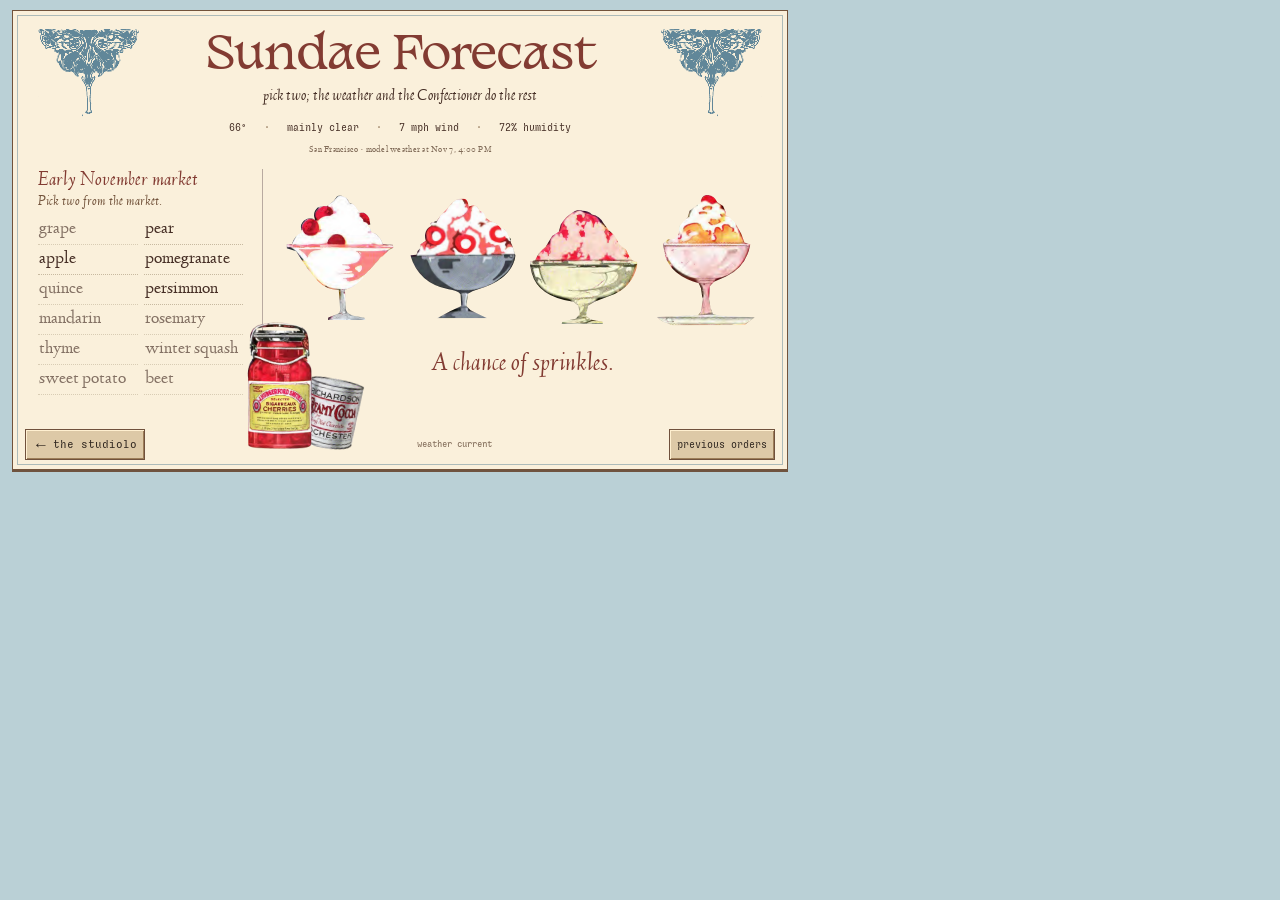
<file: visit/native/sundae-forecast.html>
<!DOCTYPE html>
<html lang="en">
<head><meta http-equiv="Content-Security-Policy" content="default-src 'self'; connect-src 'none'; img-src 'self' data: blob:; style-src 'self' 'unsafe-inline'; script-src 'self' 'unsafe-inline'; object-src 'none'; base-uri 'none'; form-action 'none'"><script src="edition.js"></script><script src="offline.js"></script><script src="isolation.js"></script>
<meta charset="UTF-8">
<meta name="viewport" content="width=800, initial-scale=1">
<title>Sundae Forecast — Halyx</title>
<style>
@font-face{font-family:'Linden Hill';src:url('fonts/LindenHill.woff') format('woff');font-weight:400;font-style:normal;font-display:swap}
@font-face{font-family:'Linden Hill';src:url('fonts/LindenHill-Italic.woff') format('woff');font-weight:400;font-style:italic;font-display:swap}
*{box-sizing:border-box}
html,body{width:800px;height:480px;margin:0;overflow:hidden;background:#2b2119;color:#17130f;font-family:Sligoil,monospace;font-synthesis:none}
button{font:inherit;color:inherit;-webkit-tap-highlight-color:transparent}
.sheet{position:relative;width:744px;height:440px;margin:20px 28px;padding:22px 28px 20px;background:#f2e8c9;box-shadow:0 2px 0 #17130f;overflow:hidden}
.masthead{position:relative;text-align:center;border-bottom:3px double #17130f;padding-bottom:10px}
.masthead h1{margin:0;font-family:'Linden Hill',serif;font-size:36px;font-style:italic;font-weight:400;line-height:1}
.masthead p{margin:3px 0 0;font-family:'Linden Hill',serif;font-size:13px;font-style:italic}
.return{position:absolute;right:0;top:0;min-width:90px;min-height:34px;border:0;background:none;text-align:right;text-decoration:underline;text-underline-offset:3px;font-size:9px;letter-spacing:.08em}
.readings{height:34px;display:flex;align-items:center;justify-content:center;gap:18px;border-bottom:1px solid #17130f;font-size:9px;letter-spacing:.08em;text-transform:uppercase;font-variant-numeric:tabular-nums}
.reading{white-space:nowrap}.reading::after{content:'·';margin-left:18px}.reading:last-child::after{content:'';margin:0}
.work{height:270px;display:grid;grid-template-columns:275px 1fr;gap:26px;padding-top:16px}
.seasonal{border-right:1px solid #17130f;padding-right:22px;min-width:0}
.section-label{display:block;margin-bottom:9px;font-size:9px;letter-spacing:.18em;text-transform:uppercase}
.produce-list{display:grid;grid-template-columns:1fr 1fr;gap:2px 8px}
.produce{position:relative;min-height:34px;border:0;background:none;padding:4px 7px;text-align:left;font-family:'Linden Hill',serif;font-size:17px;line-height:1.05}
.produce:active{transform:scale(.98)}
.produce.selected::after{content:'';position:absolute;inset:1px -2px;border:1.5px solid #17130f;border-radius:47% 53% 48% 52%;transform:rotate(-1deg);pointer-events:none}
.produce.selected::before{content:attr(data-order);position:absolute;right:2px;top:-2px;z-index:2;width:15px;height:15px;border:1px solid #17130f;border-radius:50%;background:#f2e8c9;font-family:Sligoil,monospace;font-size:8px;line-height:14px;text-align:center}
.produce:focus-visible,.order-action:focus-visible,.again:focus-visible,.return:focus-visible{outline:2px solid #17130f;outline-offset:2px}
.instrument{min-width:0;position:relative}
.causal-line{display:none;height:36px;border-bottom:1px solid #17130f;padding-top:3px;font-family:'Linden Hill',serif;font-size:24px;font-style:italic;line-height:30px;white-space:nowrap;overflow:hidden;text-overflow:ellipsis}
.causal-choice{display:inline}
.causal-line.active{display:block}
.causal-line.device-choice{font-size:20px}
.waiting{height:218px;display:flex;align-items:center;justify-content:center;text-align:center;font-family:'Linden Hill',serif;font-size:20px;font-style:italic}
.reels{display:none;border-top:1px solid #17130f}.reels.active{display:block}
.reel-group{height:13px;padding-top:3px;font-size:7px;letter-spacing:.16em;text-transform:uppercase;border-bottom:1px solid rgba(23,19,15,.28)}
.reel{display:grid;grid-template-columns:76px 92px 1fr 22px;align-items:center;height:30px;border-bottom:1px solid rgba(23,19,15,.45);opacity:.48;transition:opacity 180ms ease-out}
.reel.consulting,.reel.settled{opacity:1}
.reel-label{font-size:8px;letter-spacing:.15em;text-transform:uppercase}
.reel-source{font-family:'Linden Hill',serif;font-size:12px;font-style:italic;white-space:nowrap}
.reel-window{height:24px;overflow:hidden;display:flex;align-items:center;font-family:'Linden Hill',serif;font-size:18px}
.reel-text{display:block;transition:transform 110ms ease-out,opacity 110ms ease-out}
.reel-text.turning{transform:translateY(-7px);opacity:.35}
.check{font-family:'Linden Hill',serif;font-size:18px;opacity:0;transform:rotate(-8deg);transition:opacity 180ms ease-out}.reel.settled .check{opacity:1}
.environment-rows.hidden{display:none}
.choice-group,.choice-stage{display:none}
.reels.choosing .choice-group{display:block}
.reels.choosing .choice-stage{display:block}
.choice-stage{height:190px;padding:18px 4px 0;text-align:center}
.choice-equation{min-height:39px;display:flex;align-items:center;justify-content:center;gap:8px;font-family:'Linden Hill',serif;font-size:19px}
.choice-token,.choice-plus{opacity:0;transition:opacity 220ms ease-out}.choice-token.shown,.choice-plus.shown{opacity:1}
.choice-token{border-bottom:1px solid rgba(23,19,15,.55);padding:2px 3px}
.choice-element{min-height:39px;margin-top:12px;font-family:'Linden Hill',serif;font-size:25px;font-style:italic;opacity:0;transition:opacity 240ms ease-out}
.choice-element.shown{opacity:1}
.choice-counter{max-width:350px;margin:7px auto 0;font-family:'Linden Hill',serif;font-size:15px;line-height:1.22;opacity:0;transition:opacity 240ms ease-out}
.choice-counter.shown{opacity:1}
.order-action{position:absolute;right:0;bottom:0;min-width:170px;min-height:42px;border:1px solid #17130f;background:#17130f;color:#f2e8c9;padding:8px 14px;font-size:10px;letter-spacing:.12em;text-transform:uppercase}
.order-action:disabled{background:transparent;color:rgba(23,19,15,.42);cursor:default}
.order-action:active:not(:disabled){transform:scale(.98)}
.result{display:none;height:216px;overflow-y:auto;padding:18px 6px 0}.result.active{display:block}
.result-label{font-size:8px;letter-spacing:.18em;text-transform:uppercase}
.result h2{margin:13px 0 5px;font-family:'Linden Hill',serif;font-size:31px;font-style:italic;font-weight:400;line-height:1.02;text-wrap:balance}
.result-line{margin:0;font-family:'Linden Hill',serif;font-size:18px;line-height:1.2;text-wrap:pretty}
.provenance{margin-top:18px;padding-top:8px;border-top:1px solid #17130f;font-size:8px;letter-spacing:.08em;text-transform:uppercase}
.order-up{display:inline-block;margin-left:12px;border:1px solid #17130f;padding:3px 6px;transform:rotate(-2deg)}
.again{display:none;position:absolute;right:0;bottom:0;min-width:130px;min-height:38px;border:0;border-bottom:1px solid #17130f;background:none;font-size:9px;letter-spacing:.12em;text-transform:uppercase}
.weather-source{height:16px;text-align:center;font-size:8px;line-height:16px;letter-spacing:.03em}.weather-retry{border:0;background:none;text-decoration:underline;font-size:8px;margin-left:8px}.history-button{position:absolute;right:28px;bottom:9px;min-height:25px;border:0;background:none;text-decoration:underline;font-size:8px}.history-panel{position:absolute;inset:12px;z-index:30;background:#f2e8c9;border:1px solid #17130f;padding:18px;overflow-y:auto}.history-panel h2{font:italic 28px "Linden Hill",serif;margin:0 0 12px}.history-panel button{min-height:34px;border:0;border-bottom:1px solid rgba(23,19,15,.3);background:none;text-align:left}.history-entry{display:block;width:100%;padding:10px 0}.history-detail{white-space:pre-wrap;font:14px/1.5 "Linden Hill",serif}.save-note{font:12px "Linden Hill",serif;margin:8px 0}.save-retry{min-height:32px;background:none;border:1px solid #17130f;font-size:9px}.result.active+.again{display:block}.again:disabled{opacity:.4}.status{position:absolute;left:28px;bottom:15px;font-size:8px;letter-spacing:.08em;text-transform:uppercase}
@media(prefers-reduced-motion:reduce){.reel-text,.check{transition:none}}
</style>
<style>
@font-face{font-family:Basteleur;src:url('fonts/Basteleur-Moonlight.woff2') format('woff2');font-display:swap}
html,body{background:#bad0d6;color:#452e25;font-family:Sligoil,monospace}
.sheet{width:776px;height:460px;margin:10px 12px;padding:18px 25px 42px;background:#faf0db;border:1px solid #72533b;box-shadow:inset 0 0 0 4px #faf0db,inset 0 0 0 5px #adbbb9,0 2px 0 #6f533f;overflow:hidden}
.masthead{height:84px;border-bottom:0;padding:0 45px 9px}
.masthead h1{font:46px/1.22 Basteleur,serif;letter-spacing:-1.6px;color:#823b32;white-space:nowrap}
.masthead p{font:italic 16px/1.25 'Linden Hill',serif;margin:1px 0 0}
.menu-flower{position:absolute;top:-4px;left:-3px;width:108px;height:94px}
.menu-flower:last-of-type{left:auto;right:-3px;transform:scaleX(-1)}
.readings{height:29px;border-bottom:0;font:10px/1 Sligoil,monospace;letter-spacing:0;text-transform:none;gap:17px}
.reading::after{margin-left:17px;color:#a99177}
.weather-source{height:15px;font:9px/15px 'Linden Hill',serif;color:#806b58}
.work{height:259px;grid-template-columns:225px 1fr;gap:20px;padding-top:12px}
.seasonal{border-right:1px solid #b8aaa0;padding-right:19px}
.section-label{font:italic 20px/1.1 'Linden Hill',serif;letter-spacing:0;text-transform:none;margin-bottom:7px;color:#823b32}
.produce-list{gap:1px 6px}
.produce{font:18px/1.1 'Linden Hill',serif;min-height:32px;padding:4px 4px 4px 1px;border-bottom:1px dotted #c7b9a0;transition:color .1s,background .1s}
.produce:hover:not(:disabled){background:#e4e9df;color:#823b32}
.produce.selected{color:#823b32;background:#f0dfcd}
.produce.selected::after{border-color:#994738;inset:2px -3px}
.produce.selected::before{color:#823b32;border-color:#994738;background:#faf0db;font-family:Sligoil;font-size:8px;right:0;top:0}
html body .produce:disabled{opacity:.65}.produce.selected:disabled{opacity:1}
.sundae-art{position:absolute;left:-4px;top:12px;width:188px;height:218px;pointer-events:none}
.waiting{margin-left:189px;height:188px;flex-direction:column;gap:10px;font:italic 25px/1.1 'Linden Hill',serif;color:#823b32}
.waiting small{font:16px/1.25 'Linden Hill',serif;color:#452e25;max-width:204px}
.result{margin-left:187px;height:205px;padding:7px 0 8px 8px;scrollbar-width:thin;scrollbar-color:#baa38b #f6e8ce}
.result-label{font:10px Sligoil;color:#823b32;letter-spacing:0;text-transform:none}
.result h2{font:italic 26px/1.02 'Linden Hill',serif;margin:8px 0 7px;text-wrap:pretty;color:#823b32}
.result-line{font:17px/1.13 'Linden Hill',serif}
.provenance{font:10px/1.25 'Linden Hill',serif;text-transform:none;letter-spacing:0;margin:9px 0 0;padding-top:6px;border-color:#b9a48a}
.save-note{font:10px Sligoil;margin-top:6px;color:#806b58}
.order-action,.again{bottom:0;min-height:31px;min-width:0;font:11px/1.2 Sligoil;text-transform:none;letter-spacing:0;padding:5px 10px}
.order-action:disabled{background:#e6d8bd;color:#624938}
.causal-line{font:italic 23px/30px 'Linden Hill',serif;height:35px;border-color:#bda88d;padding:0;color:#823b32}
.instrument:has(.reels.active) .sundae-art{display:none}
.reels{border:0}.reel{grid-template-columns:81px 94px 1fr 18px;height:29px;border-color:#cbbba4}
.reel-label{font:8px Sligoil;letter-spacing:0}.reel-group{font:8px Sligoil;letter-spacing:0;color:#823b32}.reel-window{font-size:17px}.reel-source{font-size:12px}.choice-stage{padding-top:10px}
.return{position:absolute;left:12px;bottom:9px;top:auto;right:auto;text-align:center;letter-spacing:0}
.status{left:50%;bottom:19px;transform:translateX(-50%);font:9px Sligoil;letter-spacing:0;text-transform:none;color:#806b58}
.history-button{right:12px;bottom:9px;min-height:31px;font:10px Sligoil;text-decoration:none;padding:4px 7px}
.history-panel{background:#faf0db;border-color:#70513c}.history-panel h2{color:#823b32}
</style><style>.market-instruction{font:italic 14px/1.1 'Linden Hill',serif;margin:0 0 6px;color:#72533b}.section-label{margin-bottom:4px}.produce{min-height:29px}.instrument:not(.ready-to-order) #churn{visibility:hidden}</style><style>
.assortment{position:absolute;left:0;top:6px;width:100%;height:153px;display:flex;gap:7px;align-items:end;justify-content:center}
.assortment .sundae-art{position:static;width:calc((100% - 21px)/4);height:140px;display:block}
.assortment .sundae-art:nth-child(2){height:147px}.assortment .sundae-art:nth-child(3){height:124px}.assortment .sundae-art:nth-child(4){height:137px}
.waiting{margin-left:0;padding:0 9px;height:72px;position:absolute;top:160px;width:100%;font-size:26px;text-wrap:balance;line-height:1.15}
.instrument.ready-to-order .waiting{top:157px;height:53px;font-size:23px}
.instrument:has(.reels.active) .assortment{display:none}
.instrument:has(.result.active) .assortment{width:178px;height:205px;left:-3px;top:1px;display:grid;grid-template-columns:1fr 1fr;gap:8px 5px;align-items:end}
.instrument:has(.result.active) .assortment .sundae-art{width:86px;height:96px}
@media(prefers-reduced-motion:no-preference){.waiting{animation:menu-ink .3s ease-out}@keyframes menu-ink{from{opacity:0}to{opacity:1}}}
</style><style id="unruled-sundae-build">.instrument :is(.causal-line,.reels,.reel-group,.reel,.choice-token){border-color:transparent}</style><style>
.pantry-corner{position:absolute;left:-1px;top:59px;width:117px;height:185px;pointer-events:none}
.pantry-corner svg{position:absolute}.pantry-jar{left:1px;top:0;width:84px;height:160px}.pantry-berries{left:57px;bottom:5px;width:63px;height:56px}.pantry-cherry{left:4px;bottom:0;width:38px;height:44px}
.assortment{left:104px;width:calc(100% - 104px);top:3px;height:151px;gap:5px}.assortment .sundae-art{width:calc((100% - 15px)/4);height:113px}.assortment .sundae-art:nth-child(2){height:119px}.assortment .sundae-art:nth-child(3){height:101px}.assortment .sundae-art:nth-child(4){height:112px}
.waiting,.instrument.ready-to-order .waiting{left:121px;width:calc(100% - 121px);padding:0 4px;font-size:24px}
.instrument:has(.reels.active) .pantry-corner{display:none}
.instrument:has(.result.active) .assortment{height:128px;top:0;gap:0 5px}.instrument:has(.result.active) .assortment .sundae-art{height:63px}
.instrument:has(.result.active) .pantry-corner{left:5px;top:137px;width:155px;height:108px}.instrument:has(.result.active) .pantry-jar{width:53px;height:101px}.instrument:has(.result.active) .pantry-berries{left:55px;bottom:6px;width:70px;height:47px}.instrument:has(.result.active) .pantry-cherry{left:118px;bottom:10px;width:32px;height:40px}
</style><style>
.fruit-wait{display:none;position:absolute;right:1px;top:64px;width:82px;height:110px;pointer-events:none}
.instrument:has(.reels.active) .fruit-wait{display:block}
.fruit-wait svg{position:absolute;inset:0;width:82px;height:110px;opacity:0;animation:pantry-glimpse 10.8s infinite ease-in-out}
.fruit-wait svg:nth-child(2){animation-delay:3.6s}.fruit-wait svg:nth-child(3){animation-delay:7.2s}
@keyframes pantry-glimpse{0%,33.3%,100%{opacity:0;transform:translateY(5px)}5%,27%{opacity:1;transform:translateY(0)}}
.instrument:has(.reels.active) .reels{margin-right:93px}.instrument:has(.reels.active) .causal-line{padding-right:3px;width:calc(100% - 90px);font-size:20px}
.instrument:has(.reels.active) .reel{grid-template-columns:76px 73px 1fr 15px}.instrument:has(.reels.active) .reel-window{font-size:16px}.instrument:has(.reels.active) .reel-source{font-size:11px}.instrument:has(.reels.active) .choice-equation{font-size:17px;gap:5px;flex-wrap:wrap}.instrument:has(.reels.active) .choice-element{font-size:23px}
@media(prefers-reduced-motion:reduce){.fruit-wait svg{animation:none}.fruit-wait svg:first-child{opacity:1}}

.pantry-corner{top:100px;height:144px}.pantry-jar{width:69px;height:131px}.pantry-berries{left:48px;bottom:5px;width:61px;height:43px}.pantry-cherry{left:4px;bottom:0;width:31px;height:36px}
.instrument:has(.result.active) .pantry-corner{top:160px;height:85px}.instrument:has(.result.active) .pantry-jar{width:44px;height:84px}.instrument:has(.result.active) .pantry-berries{left:46px;bottom:4px;width:66px;height:42px}.instrument:has(.result.active) .pantry-cherry{left:110px;bottom:6px;width:28px;height:35px}
</style><style id="lower-pantry-centered-menu">
.pantry-corner{left:-39px;top:152px;height:137px;z-index:2}
.assortment{left:0;top:6px;width:100%;height:153px;gap:7px}
.assortment .sundae-art{width:calc((100% - 21px)/4);height:140px}.assortment .sundae-art:nth-child(2){height:147px}.assortment .sundae-art:nth-child(3){height:124px}.assortment .sundae-art:nth-child(4){height:137px}
.waiting,.instrument.ready-to-order .waiting{left:0;width:100%;padding:0 9px}.waiting{font-size:26px}.instrument.ready-to-order .waiting{font-size:23px}
.instrument:has(.result.active) .pantry-corner{display:none}
.instrument:has(.result.active) .assortment{left:-3px;width:178px;top:1px;height:205px;gap:8px 5px}
.instrument:has(.result.active) .assortment .sundae-art{width:86px;height:96px}
</style><style id="selected-pantry-art">
.pantry-corner{width:132px}.pantry-corner img{position:absolute;object-fit:contain;bottom:6px;top:auto}.pantry-jar{left:1px;width:69px;height:131px;z-index:2}.pantry-cocoa{left:53px;width:57px;height:77px;z-index:1;transform:rotate(11deg);transform-origin:50% 90%;bottom:8px}
.fruit-wait{width:96px;right:0;height:112px}.wait-illustration{position:absolute;inset:0;width:100%;height:100%;object-fit:contain;opacity:0;transform:translateY(3px);transition:opacity .32s ease,transform .32s ease}.wait-illustration.is-visible{opacity:1;transform:none}.wait-illustration[data-pantry-id="sweet-chocolate-wrapper"]{padding:8px 22px}.wait-illustration[data-pantry-id="marshmallow-tin-hand"]{padding:4px}
.sheet:has(.pantry-corner):not(:has(.reels.active)):not(:has(.result.active)) .status{left:57%}
@media(prefers-reduced-motion:reduce){.wait-illustration{transition:none;transform:none}}
</style><style id="checks-follow-values">
.instrument:has(.reels.active) .reel{grid-template-columns:76px 73px minmax(0,1fr);height:auto;min-height:29px;padding:3px 26px 3px 0}
.instrument:has(.reels.active) .reel-window{width:fit-content;max-width:100%;min-width:0;box-sizing:border-box;height:auto;min-height:23px;overflow:visible;gap:9px;line-height:1.15}
.reel-window .reel-text{flex:0 1 auto;min-width:0;overflow-wrap:anywhere}
.reel-window .check{flex:0 0 13px;align-self:center}
</style><style>.wait-illustration[data-pantry-id="wild-strawberry"],.wait-illustration[data-pantry-id="hoke-cherry"]{padding:12px}.wait-illustration[data-pantry-id="meyer-lemon"]{padding:4px}</style><style id="illustrated-preparation-heading">
.instrument:has(.reels.active) .fruit-wait{left:0;right:auto;top:0;width:76px;height:70px}
.instrument:has(.reels.active) .causal-line{margin-left:94px;width:calc(100% - 94px);height:76px;display:flex;align-items:center;padding:0 6px 4px 0;white-space:normal;overflow:visible;text-overflow:clip;line-height:1.2;font-size:22px}
.instrument:has(.reels.active) .reels{margin-right:0}
.instrument:has(.reels.active) .choice-stage{height:170px;padding-top:8px}
.fruit-wait .wait-illustration[data-pantry-id="sweet-chocolate-wrapper"]{padding:2px 19px}
.fruit-wait .wait-illustration[data-pantry-id="wild-strawberry"],.fruit-wait .wait-illustration[data-pantry-id="hoke-cherry"]{padding:5px}
</style><style id="confectioner-contribution">
.choice-stage{position:relative}.choice-element{margin-top:25px;position:relative;z-index:2;transform:translateY(7px);transition:opacity .7s ease,transform .85s cubic-bezier(.2,.7,.2,1)}.choice-element.shown{transform:none}
.choice-element:before{content:"The Confectioner adds";position:absolute;top:-13px;left:0;width:100%;font:8px Sligoil,monospace;color:#823b32}.sugar-flourish{position:absolute;left:50%;top:96px;width:0;height:0;pointer-events:none;z-index:3}
.sugar-flourish i{position:absolute;display:block;width:5px;height:9px;border-radius:2px;background:var(--sugar);opacity:0;animation:sugar-scatter 2.6s var(--lag) cubic-bezier(.2,.65,.3,1) both}
.sugar-flourish i:nth-child(3n){width:6px;height:6px;border-radius:50%}.sugar-flourish i.glint{width:2px;height:13px;border-radius:0;background:#81a8b6}.sugar-flourish i.glint:after{content:'';position:absolute;left:-5px;top:5px;width:12px;height:2px;background:inherit}
@keyframes sugar-scatter{0%{opacity:0;transform:translate(0,0) scale(.35) rotate(0)}12%{opacity:1}48%{opacity:1;transform:translate(var(--dx),var(--dy)) scale(1) rotate(var(--turn))}100%{opacity:0;transform:translate(var(--dx),var(--fall)) scale(.3) rotate(var(--turn))}}
@media(prefers-reduced-motion:reduce){.choice-element{transform:none;transition:opacity .3s ease}.sugar-flourish{display:none}}
</style><!-- HALYX CONTROLS START -->
<style>
/* Shared Halyx controls. Run python3 scripts/sync_halyx_controls.py after editing.
   Embedded into the three standalone pages; no runtime server change required.
   Existing selectors below are adapters. New apparatuses can use hx-control,
   hx-primary, and hx-studiolo without inheriting a window or page layout. */
@font-face{font-family:Sligoil;src:url('fonts/Sligoil-Micro.woff2') format('woff2');font-weight:400;font-style:normal;font-display:swap}
:root{
  --control-ink:#302720;--control-cream:#ddc9a7;--control-light:#fff0d1;
  --control-edge:#70513c;--control-shadow:#9d7e59;--control-orange:#f07030;
  --control-orange-light:#ffc18a;--control-orange-shadow:#a64d22;
  --control-focus:#70513c;--control-font:Sligoil,monospace;
}
/* Ordinary push controls, including link elements used for a system action. */
:is(.hx-control,footer [data-studiolo],footer button,.primary,.home-exit,.search button,.retry,.search-pages button,.plate-panel button,#topbar-right .btn,#card-close,#list-close,.leaflet-control-zoom a){
  font-family:var(--control-font);font-weight:400;font-synthesis:none;
  color:var(--control-ink);background:var(--control-cream);
  border:1px solid var(--control-edge);border-radius:0;
  box-shadow:inset 1px 1px var(--control-light),inset -1px -1px var(--control-shadow);
  text-decoration:none;cursor:pointer;touch-action:manipulation;
}
:is(.hx-primary,.primary,.search button,#topbar-right .btn.accent){
  background:var(--control-orange);
  box-shadow:inset 1px 1px var(--control-orange-light),inset -1px -1px var(--control-orange-shadow);
}
:is(.hx-control,footer button,.primary,.home-exit,.search button,.retry,.search-pages button,.plate-panel button,#topbar-right .btn,#card-close,#list-close,.leaflet-control-zoom a):hover:not(:disabled){
  filter:brightness(1.045);color:var(--control-ink);text-decoration:none;
}
:is(.hx-control,footer button,.primary,.home-exit,.search button,.retry,.search-pages button,.plate-panel button,#topbar-right .btn,#card-close,#list-close,.leaflet-control-zoom a):active:not(:disabled){
  box-shadow:inset 1px 1px var(--control-edge),inset -1px -1px var(--control-light);
  transform:translateY(1px);
}
:is(.hx-primary,.primary,.search button,#topbar-right .btn.accent):active:not(:disabled){background:var(--control-orange)}
/* All three exits have the same lettering and compact proportions. */
:is(.hx-studiolo,footer [data-studiolo],.home-exit,#topbar-right .btn.return){
  display:inline-flex;align-items:center;justify-content:center;
  min-height:31px;padding:4px 7px;font:11px/1.2 var(--control-font);white-space:nowrap;
}
/* Shared interaction signals, independent of the amount of window chrome. */
.hx-back-arrow{font:16px/1 Arial,sans-serif;flex:none;margin-right:4px}
html body :is(button,a,input,textarea,select,[tabindex]):focus-visible{
  outline:2px dotted var(--control-focus);outline-offset:2px;
}
:is(.hx-control,footer button,.primary,.home-exit,.search button,.retry,.search-pages button,.plate-panel button,#topbar-right .btn,#card-close,#list-close,.leaflet-control-zoom a):focus-visible{
  outline:2px dotted var(--control-focus);outline-offset:2px;
}
html body button:disabled{opacity:.45;cursor:default;filter:none;transform:none}
html body .appnav button:hover:not(:disabled):not(.active){background:var(--control-cream);color:var(--control-ink)}
html body .appnav button:disabled{color:var(--control-ink)}
html body ::selection{background:#f5bf88;color:var(--control-ink)}
/* Paper stays local. The scrollbar hardware is shared. */
:is(.hx-scroll,.reading,.filing-slip,#list-body,#card-body,#contents-wrap){scrollbar-width:auto;scrollbar-color:auto}
:is(.hx-scroll,.reading,.filing-slip,#list-body,#card-body,#contents-wrap)::-webkit-scrollbar{width:13px;height:13px}
:is(.hx-scroll,.reading,.filing-slip,#list-body,#card-body,#contents-wrap)::-webkit-scrollbar-track{background:#e9dfcc;border-left:1px solid #b7a58b}
:is(.hx-scroll,.reading,.filing-slip,#list-body,#card-body,#contents-wrap)::-webkit-scrollbar-thumb{background:#b8a584;border:1px solid #8b765d;box-shadow:inset 1px 1px #e4d7b9,inset -1px -1px #998267}
@media(prefers-reduced-motion:reduce){html body :is(button,a,input,textarea,select){transition:none}}
</style>
<!-- HALYX CONTROLS END -->
<link rel="stylesheet" href="guide.css"><link rel="stylesheet" href="guided.css"><script src="guided.js" defer></script></head>
<body>
<main class="sheet">
  <header class="masthead">
    <svg class="menu-flower" aria-hidden="true" xmlns="http://www.w3.org/2000/svg" viewBox="480 1155 440 380"><defs><filter id="ink" color-interpolation-filters="sRGB"><feColorMatrix type="matrix" values="0 0 0 0 .38 0 0 0 0 .53 0 0 0 0 .60 -3 -3 -3 0 7.1"/></filter></defs><image href="public_domain_art/sundae/guide-page-92.png" width="1404" height="2042" filter="url(#ink)"/></svg><h1>Sundae Forecast</h1><svg class="menu-flower" aria-hidden="true" xmlns="http://www.w3.org/2000/svg" viewBox="480 1155 440 380"><defs><filter id="ink" color-interpolation-filters="sRGB"><feColorMatrix type="matrix" values="0 0 0 0 .38 0 0 0 0 .53 0 0 0 0 .60 -3 -3 -3 0 7.1"/></filter></defs><image href="public_domain_art/sundae/guide-page-92.png" width="1404" height="2042" filter="url(#ink)"/></svg>
    <p>pick two; the weather and the Confectioner do the rest</p>

  </header>

  <div class="readings" id="readings" aria-label="Today’s weather"></div>

  <div class="weather-source"><span id="weatherSource"></span><button class="weather-retry hx-control" id="retryWeather" hidden>check again</button></div>
  <div class="work">
    <section class="seasonal" aria-labelledby="seasonalLabel">
      <span class="section-label" id="seasonalLabel">Today’s market</span>
      <p class="market-instruction" id="marketInstruction">Pick two from the market.</p><div class="produce-list" id="produceList"></div>
    </section>

    <section class="instrument" aria-live="polite"><div class="pantry-corner" aria-hidden="true"><img class="pantry-jar" src="public_domain_art/sundae/ingredients/cherry-jar.png" alt=""><img class="pantry-cocoa" src="public_domain_art/sundae/toppings/creamy-cocoa-tin.png" alt=""></div><div class="assortment" aria-label="Four historical sundae illustrations"><svg class="sundae-art" role="img" aria-label="Historical illustration of a cherry sundae in a footed dish" xmlns="http://www.w3.org/2000/svg" viewBox="320 955 425 490"><defs><clipPath id="serving-0"><path d="M333 1150 L353 1148 Q363 1116 391 1104 Q377 1072 406 1056 Q422 1048 439 1058 Q428 1032 449 1013 Q461 1005 483 1008 L510 987 Q523 958 545 973 Q557 973 567 997 Q582 995 599 1024 L607 1031 Q628 1028 640 1052 L644 1076 L632 1078 Q648 1090 647 1104 Q679 1110 690 1148 L728 1151 L730 1162 L713 1170 Q669 1214 625 1265 Q583 1313 550 1318 L553 1388 Q555 1407 581 1414 L622 1422 L626 1430 L487 1430 L488 1421 L518 1410 Q533 1405 532 1388 L527 1318 Q481 1318 449 1285 Q412 1246 369 1175 L334 1164 Z"/></clipPath></defs><image href="public_domain_art/sundae/soda-fountain-cover-184.png" width="1200" height="1692" clip-path="url(#serving-0)"/></svg><svg class="sundae-art" xmlns="http://www.w3.org/2000/svg" viewBox="350 900 470 550" role="img" aria-label="Historical sundae illustration"><defs><clipPath id="serving-1"><path d="M372 1178 L397 1176 L402 1161 L414 1147 L414 1133 L435 1119 Q426 1087 445 1066 L457 1058 L455 1046 L480 1038 Q495 1011 515 996 L539 968 Q559 943 591 946 Q608 945 611 978 L632 973 Q649 974 655 994 L674 1006 L682 1024 L699 1037 L723 1047 L744 1066 Q770 1073 772 1097 L785 1111 L785 1127 L793 1145 L800 1170 L804 1179 Q789 1276 653 1317 Q624 1325 608 1336 L602 1386 L619 1404 L672 1429 L688 1437 L482 1437 L535 1408 L581 1386 L578 1338 Q563 1322 529 1318 Q405 1293 372 1178 Z"/></clipPath></defs><image href="public_domain_art/sundae/soda-fountain-cover-46.png" width="1200" height="1704" clip-path="url(#serving-1)"/></svg><svg class="sundae-art" xmlns="http://www.w3.org/2000/svg" viewBox="363 1062 398 420" role="img" aria-label="Historical sundae illustration"><defs><clipPath id="serving-2"><path d="M377 1257 L394 1252 L407 1229 L421 1214 L432 1204 L454 1168 L477 1153 L484 1128 Q498 1103 519 1090 Q541 1071 559 1080 Q581 1080 592 1093 Q620 1098 633 1124 L651 1148 L670 1165 L681 1185 L690 1199 L710 1215 L722 1238 L733 1253 L749 1258 L750 1269 Q731 1350 655 1375 L603 1395 L578 1410 L572 1446 L591 1459 L629 1466 L630 1473 L487 1473 L490 1465 L536 1455 L549 1440 L546 1410 L528 1396 Q405 1379 383 1296 L377 1270 Z"/></clipPath></defs><image href="public_domain_art/sundae/soda-fountain-cover-297.png" width="1200" height="1696" clip-path="url(#serving-2)"/></svg><svg class="sundae-art" xmlns="http://www.w3.org/2000/svg" viewBox="428 733 320 423" role="img" aria-label="Historical sundae illustration"><defs><clipPath id="serving-3"><path d="M457 896 L472 883 L494 881 L506 866 L509 841 L523 824 L534 814 L540 793 L557 781 L573 770 Q575 745 595 745 Q617 747 625 768 L643 779 L651 798 L650 808 Q674 817 686 842 L699 865 L709 892 L727 898 Q715 968 652 997 L615 1013 L602 1027 L600 1065 L604 1093 L612 1113 L632 1118 L741 1123 L726 1134 L710 1147 L488 1148 L455 1135 L438 1122 L565 1117 L575 1105 L580 1071 L575 1034 L568 1018 Q480 992 464 931 Z"/></clipPath></defs><image href="public_domain_art/sundae/soda-fountain-cover-385.png" width="1200" height="1656" clip-path="url(#serving-3)"/></svg></div>
      <div aria-hidden="true" class="fruit-wait"><img class="wait-illustration" data-pantry-id="single-strawberry" src="public_domain_art/sundae/ingredients/single-strawberry.png" alt=""><img class="wait-illustration" data-pantry-id="orange-wedge" src="public_domain_art/sundae/ingredients/orange-wedge.png" alt=""><img class="wait-illustration" data-pantry-id="long-stem-cherry" src="public_domain_art/sundae/ingredients/long-stem-cherry.png" alt=""><img class="wait-illustration" data-pantry-id="marshmallow-tin-hand" src="public_domain_art/sundae/toppings/marshmallow-tin-hand.png" alt=""><img class="wait-illustration" data-pantry-id="chocolate-caramel-walnuts" src="public_domain_art/sundae/toppings/chocolate-caramel-walnuts.png" alt=""><img class="wait-illustration" data-pantry-id="mint-assortment" src="public_domain_art/sundae/toppings/mint-assortment.png" alt=""><img class="wait-illustration" data-pantry-id="chocolate-peanut-brittle" src="public_domain_art/sundae/toppings/chocolate-peanut-brittle.png" alt=""><img class="wait-illustration" data-pantry-id="sweet-chocolate-wrapper" src="public_domain_art/sundae/toppings/sweet-chocolate-wrapper.png" alt=""><img class="wait-illustration" data-pantry-id="wild-strawberry" src="public_domain_art/sundae/pomological/wild-strawberry.png" alt=""><img class="wait-illustration" data-pantry-id="meyer-lemon" src="public_domain_art/sundae/pomological/meyer-lemon.png" alt=""><img class="wait-illustration" data-pantry-id="hoke-cherry" src="public_domain_art/sundae/pomological/hoke-cherry.png" alt=""></div><div class="causal-line" id="causalLine"></div>
      <div class="waiting" id="waiting">A chance of sprinkles.<small>Choose two ingredients.<br>The weather supplies<br>the rest.</small></div>

      <div class="reels" id="reels" aria-label="Sundae preparation">
        <div class="environment-rows" id="environmentRows">
          <div class="reel-group">Ice cream</div>
          <div class="reel" data-key="base"><span class="reel-label">Base</span><span class="reel-source">—</span><span class="reel-window"><span class="reel-text">—</span><span class="check" aria-hidden="true">✓</span></span></div>
          <div class="reel" data-key="preparation"><span class="reel-label">Preparation</span><span class="reel-source">—</span><span class="reel-window"><span class="reel-text">—</span><span class="check" aria-hidden="true">✓</span></span></div>
          <div class="reel" data-key="contrast"><span class="reel-label">Contrast</span><span class="reel-source">—</span><span class="reel-window"><span class="reel-text">—</span><span class="check" aria-hidden="true">✓</span></span></div>
          <div class="reel-group">On top</div>
          <div class="reel" data-key="topping"><span class="reel-label">Topping</span><span class="reel-source">—</span><span class="reel-window"><span class="reel-text">—</span><span class="check" aria-hidden="true">✓</span></span></div>
          <div class="reel" data-key="time"><span class="reel-label">Time</span><span class="reel-source">—</span><span class="reel-window"><span class="reel-text">—</span><span class="check" aria-hidden="true">✓</span></span></div>
        </div>
        <div class="reel-group choice-group">Your two ingredients</div>
        <div class="choice-stage" id="choiceStage"><div class="sugar-flourish" aria-hidden="true"></div>
          <div class="choice-equation">
            <span class="choice-token" id="choiceIngredient"></span>
            <span class="choice-plus" id="choicePlusOne">+</span>
            <span class="choice-token" id="choiceAccent"></span>
            <span class="choice-plus" id="choicePlusTwo">+</span>
            <span class="choice-token" id="choiceTreatment"></span>
          </div>
          <div class="choice-element" id="choiceElement"></div>
          <p class="choice-counter" id="choiceCounter"></p>
        </div>
      </div>

      <article class="result" id="result">
        <span class="result-label" id="resultLabel">One order</span>
        <h2 id="orderName"></h2>
        <p class="result-line" id="orderLine"></p>
        <p class="provenance" id="provenance" hidden></p>
        <div class="save-note" id="saveNote"></div><button class="save-retry hx-control" id="retryChoice" hidden>try again</button><button class="save-retry hx-control" id="retrySave" hidden>file this order again</button>
      </article>
      <button class="again hx-control" id="again">another order</button>

      <button class="order-action hx-control hx-primary" id="churn" disabled>pick two from the market</button>
    </section>
  </div>
  <button class="return hx-control hx-studiolo" onclick="location.href='bench.html'"><span class="hx-back-arrow" aria-hidden="true">←</span> the studiolo</button>
<div class="status" id="status">checking the weather</div>
  <button class="history-button hx-control" id="historyButton">previous orders</button>
  <section class="history-panel hx-scroll" id="historyPanel" hidden><button id="historyClose" class="hx-control hx-studiolo"><span class="hx-back-arrow" aria-hidden="true">←</span> this order</button><h2>Previous orders</h2><div id="historyEntries"></div><pre class="history-detail" id="historyDetail" hidden></pre></section>
</main>


<script>
'use strict';
const WORKSHOP='';
const LEGACY_GENERATING_VERSION='sundae-v4', RULES_VERSION='sundae-v5', RECIPE_COPY_SOURCE='sundae-recipe-description-v1', PENDING_KEY='halyx-sundae-pending-v1', PENDING_VERSION='sundae-pending-v2';
const OPTIONS={base:['custard','sweet cream','buttermilk','sherbet','sorbet','granita'],preparation:['steeped','candied','jammed','roasted','poached','caramelized'],contrast:['mellow','herbal','salted','tart','peppery','spiced'],topping:['fruit ripple','oat crumb','wafer crumb','cornflake crisp','brown-sugar brittle','macaroon crumbs','sponge cake'],time:['honey','oat','fruit syrup','toasted sugar','caramel','cocoa']};
const PREPARATIONS={0:'roasted',1:'roasted',2:'poached',3:'poached',45:'steeped',48:'steeped',51:'candied',53:'candied',55:'candied',56:'candied',57:'candied',61:'jammed',63:'jammed',65:'jammed',66:'jammed',67:'jammed',71:'poached',73:'poached',75:'poached',77:'poached',80:'jammed',81:'jammed',82:'jammed',85:'poached',86:'poached',95:'caramelized',96:'caramelized',99:'caramelized'};
const EDGE_PHRASES={mellow:'a mellow edge',herbal:'an herbal edge',salted:'a salted edge',tart:'a tart edge',peppery:'a peppery edge',spiced:'a spiced edge'};
const pause=ms=>new Promise(resolve=>setTimeout(resolve,ms));
const title=s=>String(s||'').replace(/\b\w/g,c=>c.toUpperCase());
const number=v=>typeof v==='number'&&Number.isFinite(v)?v:null;
const clone=value=>JSON.parse(JSON.stringify(value));
let conditions=null,weatherRecord=null,weatherCurrent=false,conditionsObservedAt=null;
let conditionsRequest=null,latestConditionsResults=null,marketData=null,marketContext=null;
let produce=[],selected=[],resolving=false,orderFrozen=false,frozenOrder=null,pendingOrder=null,pendingPhase=null,savingOrder=false,recoveryBlocked=false,pendingStored=false;
let selectionNotice='';

function calendarNow(instant=new Date(Edition.clock),timezone=marketData?.timezone||'America/Los_Angeles'){
  const parts=Object.fromEntries(new Intl.DateTimeFormat('en-US',{timeZone:timezone,year:'numeric',month:'2-digit',day:'2-digit',hour:'2-digit',hourCycle:'h23'}).formatToParts(instant).map(part=>[part.type,part.value]));
  return {iso:instant.toISOString(),month:String(Number(parts.month)),period:`${Number(parts.month)}-${Number(parts.day)<16?'early':'late'}`,local_date:`${parts.year}-${parts.month}-${parts.day}`,hour:Number(parts.hour),label:new Intl.DateTimeFormat('en-US',{timeZone:timezone,hour:'numeric',minute:'2-digit'}).format(instant).toLowerCase(),timezone};
}
function validChoice(choice,key){return choice&&['ingredient','accent','treatment','element','counterLine'].every(field=>typeof choice[field]==='string'&&choice[field].trim())&&choice.ingredient===key;}
function validChoiceProvenance(value,required=false){
  if(!value)return !required;
  if(typeof value!=='object'||!['authored','model'].includes(value.source))return false;
  const keys=Object.keys(value),expected=value.source==='model'?['model','source']:['source'];
  return keys.length===expected.length&&expected.every(key=>keys.includes(key))&&(value.source!=='model'||typeof value.model==='string'&&value.model.trim());
}
function validFinish(finish,legacy=false){
  return finish&&[['toppings',legacy?OPTIONS.topping.filter(key=>!['sponge cake','macaroon crumbs'].includes(key)):OPTIONS.topping],['times',OPTIONS.time]].every(([group,keys])=>{
    const values=finish[group];return values&&Object.keys(values).length===keys.length&&keys.every(key=>typeof values[key]==='string'&&values[key].trim()&&values[key].length<=48);
  });
}
function marketLabel(market){
  if(!market)return 'Seasonal market';
  const month=['January','February','March','April','May','June','July','August','September','October','November','December'][Number(market.month)-1];
  const half=typeof market.period==='string'&&market.period.match(/-(early|late)$/)?.[1];
  return `${half?`${title(half)} `:''}${month} market`;
}
function displayedOption(key,value,order=frozenOrder){
  return (key==='topping'?order?.finish?.toppings?.[value]:key==='time'?order?.finish?.times?.[value]:null)||value;
}
function validFinishVariants(data,profile){
  const bank=data.finish_variants?.[profile];
  if(bank===undefined)return true;
  return bank&&typeof bank==='object'&&!Array.isArray(bank)&&Object.entries(bank).every(([key,values])=>
    OPTIONS.time.includes(key)&&Array.isArray(values)&&values.length>=2&&values.length<=8&&new Set(values).size===values.length&&
    values.every(value=>typeof value==='string'&&value.trim()&&value.length<=48));
}
const lastTimeFlavors={};
function rotateTimeFlavor(finish,timeKey){
  const variants=marketData.finish_variants?.[finish?.profile]?.[timeKey];
  if(!finish||!variants)return;
  const storageKey=`halyx-sundae-last-flavor-v1:${finish.profile}:${timeKey}`;
  let previous=lastTimeFlavors[storageKey];
  if(!previous)try{previous=VisitStorage.getItem(storageKey);}catch(_){}
  previous=previous||finish.times[timeKey];
  const chosen=variants[(variants.indexOf(previous)+1)%variants.length];
  finish.times[timeKey]=chosen;lastTimeFlavors[storageKey]=chosen;
  try{VisitStorage.setItem(storageKey,chosen);}catch(_){}
}
function currentMarket(data,instant=new Date(Edition.clock)){
  if(!data||typeof data.version!=='string'||typeof data.region!=='string'||typeof data.timezone!=='string')return null;
  try{
    const calendar=calendarNow(instant,data.timezone),hasPeriods=Object.hasOwn(data,'periods');
    const entry=hasPeriods?data.periods?.[calendar.period]:data.months?.[calendar.month],foods=entry?.produce;
    if(!Array.isArray(foods)||foods.length<2||foods.length>12||new Set(foods).size!==foods.length||!foods.every(food=>typeof food==='string'&&validChoice(data.choices?.[food],food)))return null;
    const market={version:data.version,region:data.region,month:calendar.month,produce:foods.slice()};
    if(hasPeriods)market.period=calendar.period;
    if(Object.hasOwn(data,'finish_profiles')||Object.hasOwn(data,'finish_months')){
      const profile=data.finish_months?.[calendar.month];
      if(typeof profile!=='string'||!validFinish(data.finish_profiles?.[profile])||!validFinishVariants(data,profile))return null;
      market.finish_profile=profile;
    }
    return market;
  }catch(_){return null;}
}
function validWeather(weather,instant=new Date(Edition.clock)){
  if(!weather||weather.stale!==false||weather.timestamp_source!=='provider')return false;
  const temp=number(weather.current_temp_f),wind=number(weather.current_wind_mph),humidity=number(weather.current_humidity_pct),code=weather.weather_code;
  const observed=Date.parse(weather.observed_at),fetched=Date.parse(weather.fetched_at),age=instant.getTime()-observed;
  return temp!==null&&temp>=-130&&temp<=140&&wind!==null&&wind>=0&&wind<=250&&humidity!==null&&humidity>=0&&humidity<=100
    &&Number.isInteger(code)&&Object.hasOwn(PREPARATIONS,code)&&typeof weather.condition==='string'&&weather.condition.trim()
    &&Number.isFinite(age)&&age>=0&&age<=3600000&&Number.isFinite(fetched)&&fetched>=observed&&fetched<=instant.getTime()
    &&typeof weather.source==='string'&&weather.source.trim()&&weather.location&&typeof weather.location.name==='string'&&weather.location.name.trim()&&weather.location.timezone===(marketData?.timezone||'America/Los_Angeles');
}
function weatherView(weather,hour){return {temp:weather.current_temp_f,wind:weather.current_wind_mph,humidity:weather.current_humidity_pct,condition:weather.condition,code:weather.weather_code,hour};}
function derive(input=conditions){
  if(!input)throw new Error('current weather required');
  const t=input.temp,h=input.humidity,w=input.wind,hour=input.hour;
  return {base:t<51?'custard':t<58?'buttermilk':t<73?'sweet cream':t<79?'sherbet':t<86?'sorbet':'granita',preparation:PREPARATIONS[input.code],contrast:w<3?'mellow':w<7?'herbal':w<11?'salted':w<15?'peppery':w<20?'tart':'spiced',topping:h>=85?'cornflake crisp':h>=72?'macaroon crumbs':h>=62?'wafer crumb':h>=50?'sponge cake':h>=40?'oat crumb':h>=30?'fruit ripple':'brown-sugar brittle',time:hour<10?'honey':hour<12?'oat':hour<16?'toasted sugar':hour<19?'fruit syrup':hour<22?'caramel':'cocoa'};
}
function renderReadings(){
  const readings=document.getElementById('readings');
  readings.replaceChildren();
  if(!conditions){readings.textContent='Current weather is unavailable.';readings.setAttribute('aria-label','Weather unavailable');document.getElementById('weatherSource').textContent=marketData?.region||'';return;}
  for(const text of [`${Math.round(conditions.temp)}°`,conditions.condition,`${Math.round(conditions.wind)} mph wind`,`${Math.round(conditions.humidity)}% humidity`]){const span=document.createElement('span');span.className='reading';span.textContent=text;readings.appendChild(span);}
  readings.setAttribute('aria-label',orderFrozen?'Weather recorded for this order':'Current model weather');
  const record=orderFrozen?frozenOrder.weather:weatherRecord;
  const zone=orderFrozen?frozenOrder.timezone:marketData?.timezone||record.location.timezone||'America/Los_Angeles';
  const label=new Intl.DateTimeFormat('en-US',{timeZone:zone,month:'short',day:'numeric',hour:'numeric',minute:'2-digit'}).format(new Date(record.observed_at));
  document.getElementById('weatherSource').textContent=`${record.location.name} · model weather at ${label}${orderFrozen?' · this order':''}`;
}
function updateSelection(message){
  const locked=resolving||orderFrozen||recoveryBlocked;
  const market=orderFrozen?frozenOrder.market:marketContext;
  document.getElementById('seasonalLabel').textContent=marketLabel(market);
  document.querySelectorAll('.produce').forEach(button=>{const index=selected.indexOf(button.textContent);button.disabled=locked || (!Edition.fruits.includes(button.textContent) && !selected.some(f=>Edition.fruits.includes(f)));button.classList.toggle('selected',index>=0);button.dataset.order=index>=0?String(index+1):'';button.setAttribute('aria-pressed',String(index>=0));});
  document.getElementById('marketInstruction').textContent=orderFrozen?'Your two ingredients.':selected.length===2?'Your two ingredients.':selected.length?'Pick one more.':'Pick two from the market.';
  document.querySelector('.instrument').classList.toggle('ready-to-order',selected.length===2&&!orderFrozen);
  const button=document.getElementById('churn');button.disabled=locked||!weatherCurrent||!marketContext||selected.length!==2||!selected.some(f=>Edition.fruits.includes(f));
  button.textContent=!weatherCurrent?'weather unavailable':!marketContext?'market unavailable':selected.length<2?(selected.length?'pick one more':'pick two from the market'):`churn ${selected[0]} + ${selected[1]}`;
  if(!orderFrozen)document.getElementById('waiting').textContent=message||selectionNotice||(selected.length===2?`${title(selected[0])} and ${selected[1]}. Coming up.`:selected.length?`${title(selected[0])}. What else?`:'A chance of sprinkles.');
}
function renderProduce(){
  const list=document.getElementById('produceList');list.replaceChildren();
  for(const item of produce){const button=document.createElement('button');button.className='produce';button.textContent=item;button.addEventListener('click',()=>selectProduce(item));list.appendChild(button);}
  updateSelection();
}
function selectProduce(item){
  if(resolving||orderFrozen||recoveryBlocked||!produce.includes(item))return;
  selectionNotice='';
  const index=selected.indexOf(item);if(index>=0)selected.splice(index,1);else if(selected.length<2)selected.push(item);else selected[1]=item;
  updateSelection();
}
function creameryChoiceFor(item){const choice=marketData?.choices?.[item];if(!validChoice(choice,item))throw new Error('market choice unavailable');return clone(choice);}
function sourceFor(key){
  if(key==='base')return `${Math.round(conditions.temp)}°`;
  if(key==='preparation')return conditions.condition;
  if(key==='topping')return `${Math.round(conditions.humidity)}% humidity`;
  if(key==='contrast')return `${Math.round(conditions.wind)} mph wind`;
  return frozenOrder?frozenOrder.time.label:calendarNow().label;
}
function causalParts(key){
  const source=sourceFor(key);
  if(key==='base')return [`${source} makes it `,''];
  if(key==='preparation')return [`${source} calls for `,''];
  if(key==='topping')return [`${source} puts `,' on top'];
  if(key==='contrast')return [`${source} gives it a `,' edge'];
  return [`${source} brings in `,''];
}

function showCausal(key,value){
  const causal=document.getElementById('causalLine');
  causal.classList.remove('device-choice');
  const [before,after]=causalParts(key);
  const sentence=document.createElement('span');
  sentence.className='causal-sentence';
  sentence.append(document.createTextNode(before));
  const choice=document.createElement('span');
  choice.className='causal-choice';
  choice.textContent=value;
  sentence.append(choice,document.createTextNode(`${after}${value==='…'?'':'.'}`));
  causal.replaceChildren(sentence);
}

async function spinRow(key,target){
  const row=document.querySelector(`.reel[data-key="${key}"]`);
  const text=row.querySelector('.reel-text');
  const causal=document.getElementById('causalLine');
  row.classList.add('consulting');
  row.querySelector('.reel-source').textContent=sourceFor(key);
  showCausal(key,'…');
  await pause(240);
  const options=OPTIONS[key].map(value=>displayedOption(key,value));
  const sequence=options.filter(value=>value!==target).slice(0,2).concat(target);
  for(const [index,value] of sequence.entries()){
    text.classList.add('turning');
    await pause(95);
    text.textContent=value;
    showCausal(key,value);
    text.classList.remove('turning');
    await pause(135+Math.min(index*22,110));
  }
  row.classList.add('settled');
  row.classList.remove('consulting');
  await pause(580);
}

function resetChoiceStage(){
  document.querySelector('.sugar-flourish').replaceChildren();
  document.getElementById('environmentRows').classList.remove('hidden');
  document.getElementById('reels').classList.remove('choosing');
  for(const id of ['choiceIngredient','choiceAccent','choiceTreatment','choicePlusOne','choicePlusTwo','choiceElement','choiceCounter']){
    document.getElementById(id).classList.remove('shown');
  }
}

function scatterSugar(){
  const tray=document.querySelector('.sugar-flourish');tray.replaceChildren();
  if(matchMedia('(prefers-reduced-motion: reduce)').matches)return;
  for(let i=0;i<30;i++){
    const fleck=document.createElement('i');
    const side=i%2?1:-1, reach=58+(i*37%130), rise=24+(i*19%68);
    fleck.style.cssText=`--dx:${side*reach}px;--dy:${-rise}px;--fall:${12+i%5*5}px;--turn:${i*43}deg;--lag:${i%6*.055}s;--sugar:${i%7===0?'#a54434':i%3===0?'#81a8b6':'#c6a16a'};`;
    if(i%6===0)fleck.className='glint';
    tray.append(fleck);
  }
}
async function revealCreameryChoice(choice){
  const reels=document.getElementById('reels'),causal=document.getElementById('causalLine');
  document.getElementById('environmentRows').classList.add('hidden');reels.classList.add('choosing');
  causal.classList.add('device-choice');causal.textContent='A little something from the house.';
  document.getElementById('status').textContent='the finishing touch';
  // Let one historical illustration settle during consideration.
  clearTimeout(pantryTimer);pantryTimer=null;
  document.querySelector('.choice-group').textContent='Your two ingredients';
  const ingredient=document.getElementById('choiceIngredient'),accent=document.getElementById('choiceAccent');
  const element=document.getElementById('choiceElement'),counter=document.getElementById('choiceCounter');
  ingredient.textContent=frozenOrder?.primary||selected[0];accent.textContent=frozenOrder?.companion||selected[1];
  ingredient.classList.add('shown');accent.classList.add('shown');document.getElementById('choicePlusOne').classList.add('shown');
  document.getElementById('choicePlusTwo').style.display='none';document.getElementById('choiceTreatment').style.display='none';
  element.textContent=choice.element;counter.textContent=choice.counterLine;
  // The model has answered; preserve the visual reveal and reading pauses.
  await pause(750);
  document.querySelector('.choice-group').textContent='Your two ingredients';
  element.classList.add('shown');scatterSugar();
  await pause(800);counter.classList.add('shown');
  await pause(2900);
  document.querySelector('.sugar-flourish').replaceChildren();
}

function normalizeRecipePhrase(value){return String(value||'').toLocaleLowerCase('en-US').replace(/[-–—]+/g,' ').replace(/\s+/g,' ').trim();}
function hasWholeRecipePhrase(value,phrase){return ` ${normalizeRecipePhrase(value)} `.includes(` ${normalizeRecipePhrase(phrase)} `);}
function describeRecipe(order){
  const resolved=order.resolved,choice=order.creamery_choice;
  const contrast={mellow:'a mellow finish',herbal:'an herbal finish',salted:'a little salt',tart:'a tart finish',peppery:'a peppery finish',spiced:'a spiced finish'}[resolved.contrast];
  let topping=displayedOption('topping',resolved.topping,order);if(topping==='wafer crumb')topping='wafer crumbs';if(topping==='oat crumb')topping='oat crumbs';
  const flavor=displayedOption('time',resolved.time,order),parts=[choice.element,topping];
  if(!parts.some(part=>hasWholeRecipePhrase(part,flavor)))parts.push(flavor);
  parts.push(contrast);
  return `${title(resolved.preparation)} ${order.primary} and ${resolved.base}, with ${parts.slice(0,-1).join(', ')} and ${parts[parts.length-1]}.`;
}

function buildOrder(instant=new Date(Edition.clock)){
  const time=calendarNow(instant),resolved=derive({...conditions,hour:time.hour}),primary=selected[0],companion=selected[1],choice=creameryChoiceFor(companion);
  const profile=marketContext.finish_profile,finish=profile?{profile,...clone(marketData.finish_profiles[profile])}:null;
  // Freeze one seasonal variation now; generation/recording retries reuse it.
  rotateTimeFlavor(finish,resolved.time);
  const bytes=new Uint8Array(16);crypto.getRandomValues(bytes);
  const weather={};for(const key of ['current_temp_f','current_wind_mph','current_humidity_pct','condition','weather_code','observed_at','fetched_at','source','location'])weather[key]=clone(weatherRecord[key]);
  const order={request_id:Array.from(bytes,b=>b.toString(16).padStart(2,'0')).join(''),created_at:time.iso,local_date:time.local_date,timezone:time.timezone,rules_version:RULES_VERSION,primary,companion,market:clone(marketContext),...(finish?{finish}:{}),weather,time:{iso:time.iso,hour:time.hour,label:time.label},resolved,creamery_choice:choice,creamery_choice_provenance:{source:'authored'},name:`${title(resolved.preparation)} ${title(primary)} ${['custard','sweet cream','buttermilk'].includes(resolved.base)?'Sundae':title(resolved.base)}`,copy_source:RECIPE_COPY_SOURCE};order.line=describeRecipe(order);return order;
}
async function requestCreameryChoice(order){
  return {choice:creameryChoiceFor(order.companion),provenance:{source:'authored'}};
}
function orderWithChoice(order,result){
  const final=clone(order);final.rules_version=RULES_VERSION;final.creamery_choice=clone(result.choice);final.creamery_choice_provenance=clone(result.provenance);delete final.line_provenance;final.copy_source=RECIPE_COPY_SOURCE;final.line=describeRecipe(final);return final;
}
function persistOrder(){try{VisitStorage.setItem(PENDING_KEY,JSON.stringify({version:PENDING_VERSION,phase:pendingPhase,order:pendingOrder}));pendingStored=true;}catch(_){pendingStored=false;}}
function showOrder(order,filed=false){
  stopPantryArt();
  document.getElementById('waiting').style.display='none';document.getElementById('churn').style.display='none';document.getElementById('reels').classList.remove('active');document.getElementById('causalLine').classList.remove('active');document.getElementById('result').classList.add('active');
  document.getElementById('orderName').textContent=order.name;document.getElementById('orderLine').textContent=order.line;
  document.getElementById('provenance').textContent=`${order.primary} + ${order.companion} · ${order.time.label} · ${order.local_date}`;
  document.getElementById('resultLabel').textContent=filed?'Order up':'One order';document.getElementById('again').disabled=!filed;
  document.getElementById('retryChoice').hidden=true;document.getElementById('retrySave').hidden=filed;document.getElementById('saveNote').hidden=filed;
  document.getElementById('saveNote').textContent=filed?'':pendingStored?'Not yet recorded. This order is still here.':'Not yet recorded. Keep this page open.';
  if(filed)Visit.completedOrder(order);document.getElementById('status').textContent=filed?'order up':'not yet recorded';updateSelection();renderReadings();
}
function showGenerationFailure(){
  stopPantryArt();document.getElementById('waiting').style.display='none';document.getElementById('churn').style.display='none';document.getElementById('reels').classList.remove('active');document.getElementById('causalLine').classList.remove('active','device-choice');document.getElementById('result').classList.add('active');
  document.getElementById('resultLabel').textContent='Order unfinished';document.getElementById('orderName').textContent='The Creamery couldn’t make its choice.';document.getElementById('orderLine').textContent='Your ingredients and weather are still held for this order.';document.getElementById('provenance').textContent=`${pendingOrder.primary} + ${pendingOrder.companion} · ${pendingOrder.time.label} · ${pendingOrder.local_date}`;
  document.getElementById('saveNote').hidden=false;document.getElementById('saveNote').textContent='No order has been filed.';document.getElementById('retryChoice').hidden=false;document.getElementById('retryChoice').disabled=false;document.getElementById('retrySave').hidden=true;document.getElementById('again').disabled=true;document.getElementById('status').textContent='order unfinished';updateSelection();renderReadings();
}
async function savePendingOrder(){
  if(!pendingOrder||pendingPhase==='generating'||savingOrder||resolving)return;
  const payload=pendingOrder;savingOrder=true;document.getElementById('retrySave').disabled=true;document.getElementById('saveNote').textContent='Recording the order…';
  const controller=new AbortController(),timeout=setTimeout(()=>controller.abort(),12000);
  try{
    const response=await fetch(`${WORKSHOP}/workshop/creamery/keep`,{method:'POST',headers:{'Content-Type':'application/json'},body:JSON.stringify(payload),signal:controller.signal});
    if(!response.ok)throw new Error('not acknowledged');const acknowledgement=await response.json();
    if(acknowledgement.ok!==true||acknowledgement.request_id!==payload.request_id)throw new Error('invalid acknowledgement');
    pendingOrder=null;pendingPhase=null;try{VisitStorage.removeItem(PENDING_KEY);}catch(_){}showOrder(payload,true);
  }catch(_){showOrder(payload,false);}
  finally{clearTimeout(timeout);savingOrder=false;document.getElementById('retrySave').disabled=false;}
}

// Decorative only: this shuffle never changes recipe choices or recipe randomness.
let pantryTimer=null, pantryBag=[], pantryLastId=null, pantryPreviousOrder=[];
try { pantryPreviousOrder=JSON.parse(VisitStorage.getItem('sundae-pantry-last-order')||'[]'); } catch (_) {}
function shufflePantryArt(){
  const art=[...document.querySelectorAll('.wait-illustration')];
  for(let i=art.length-1;i>0;i--){const j=Math.floor(Math.random()*(i+1));[art[i],art[j]]=[art[j],art[i]];}
  if(art.length>1 && art[0].dataset.pantryId===pantryLastId)[art[0],art[1]]=[art[1],art[0]];
  if(art.map(x=>x.dataset.pantryId).join('|')===pantryPreviousOrder.join('|'))[art[art.length-1],art[art.length-2]]=[art[art.length-2],art[art.length-1]];
  pantryPreviousOrder=art.map(x=>x.dataset.pantryId);
  try{VisitStorage.setItem('sundae-pantry-last-order',JSON.stringify(pantryPreviousOrder));}catch(_){}
  return art;
}
function stopPantryArt(){clearTimeout(pantryTimer);pantryTimer=null;document.querySelectorAll('.wait-illustration').forEach(x=>x.classList.remove('is-visible'));}
function showNextPantryArt(){
  if(!document.querySelector('.reels.active')){stopPantryArt();return;}
  if(!pantryBag.length)pantryBag=shufflePantryArt();
  const next=pantryBag.shift();pantryLastId=next.dataset.pantryId;
  document.querySelectorAll('.wait-illustration').forEach(x=>x.classList.toggle('is-visible',x===next));
  pantryTimer=setTimeout(showNextPantryArt,4800);
}
function startPantryArt(){stopPantryArt();pantryBag=shufflePantryArt();showNextPantryArt();}

async function churn(){
  if(resolving||orderFrozen||recoveryBlocked)return;
  const instant=new Date(Edition.clock);applyConditions(instant);if(selected.length!==2||!weatherCurrent||!marketContext)return;
  frozenOrder=buildOrder(instant);pendingOrder=clone(frozenOrder);pendingPhase='generating';persistOrder();orderFrozen=true;resolving=true;conditions=weatherView(frozenOrder.weather,frozenOrder.time.hour);updateSelection();renderReadings();
  const choiceRequest=requestCreameryChoice(frozenOrder).then(result=>({result}),error=>({error}));
  document.getElementById('churn').style.display='none';document.getElementById('waiting').style.display='none';document.getElementById('result').classList.remove('active');document.getElementById('reels').classList.add('active');resetChoiceStage();startPantryArt();
  document.querySelectorAll('.reel').forEach(row=>{row.classList.remove('settled','consulting');row.querySelector('.reel-source').textContent='—';row.querySelector('.reel-text').textContent='—';});
  const causal=document.getElementById('causalLine');causal.classList.add('active');causal.textContent='Let’s see what we’ve got.';document.getElementById('status').textContent='churning';
  try{for(const key of Object.keys(OPTIONS))await spinRow(key,displayedOption(key,frozenOrder.resolved[key]));}
  catch(_){/* The complete snapshot remains recoverable even if animation fails. */}
  causal.classList.add('device-choice');causal.textContent='The Confectioner is considering…';document.getElementById('status').textContent='the Creamery is choosing';
  const choiceOutcome=await choiceRequest;if(choiceOutcome.error){resolving=false;showGenerationFailure();return;}const choiceResult=choiceOutcome.result;
  frozenOrder=orderWithChoice(frozenOrder,choiceResult);pendingOrder=clone(frozenOrder);pendingPhase='ready-to-file';persistOrder();
  try{await revealCreameryChoice(frozenOrder.creamery_choice);}catch(_){/* The final snapshot remains recoverable. */}
  resolving=false;showOrder(frozenOrder,false);await savePendingOrder();
}
async function retryCreameryChoice(){
  if(resolving||pendingPhase!=='generating'||!pendingOrder)return;
  resolving=true;document.getElementById('retryChoice').disabled=true;document.getElementById('result').classList.remove('active');document.getElementById('reels').classList.add('active');document.getElementById('causalLine').classList.add('active','device-choice');document.getElementById('causalLine').textContent='The Confectioner is considering…';document.getElementById('status').textContent='churning';startPantryArt();updateSelection();
  let result;try{result=await requestCreameryChoice(pendingOrder);}catch(_){resolving=false;showGenerationFailure();return;}
  frozenOrder=orderWithChoice(pendingOrder,result);pendingOrder=clone(frozenOrder);pendingPhase='ready-to-file';persistOrder();
  try{await revealCreameryChoice(frozenOrder.creamery_choice);}catch(_){/* The complete model order remains recoverable. */}
  resolving=false;showOrder(frozenOrder,false);await savePendingOrder();
}
function reset(){
  if(resolving||pendingOrder||savingOrder||recoveryBlocked)return;
  Visit.newOrder();orderFrozen=false;frozenOrder=null;selected=[];selectionNotice='';resetChoiceStage();document.getElementById('result').classList.remove('active');document.getElementById('reels').classList.remove('active');document.getElementById('causalLine').classList.remove('active','device-choice');document.getElementById('waiting').style.display='flex';document.getElementById('churn').style.display='block';applyConditions();loadConditions();
}
function applyConditions(instant=new Date(Edition.clock)){
  if(orderFrozen){renderReadings();return;}
  const [weatherResult,marketResult]=latestConditionsResults||[];
  if(marketResult?.status==='fulfilled'&&currentMarket(marketResult.value,instant))marketData=marketResult.value;
  const nextMarket=currentMarket(marketData,instant),changedPeriod=marketContext&&nextMarket&&(marketContext.month!==nextMarket.month||marketContext.period!==nextMarket.period);
  const changedFoods=nextMarket&&selected.some(food=>!nextMarket.produce.includes(food));
  if(changedPeriod||changedFoods){selected=[];selectionNotice='The market changed. Pick two again.';}
  marketContext=nextMarket;produce=nextMarket?nextMarket.produce.slice():[];
  weatherCurrent=weatherResult?.status==='fulfilled'&&Boolean(validWeather(weatherResult.value,instant));
  weatherRecord=weatherCurrent?clone(weatherResult.value):null;conditionsObservedAt=weatherCurrent?Date.parse(weatherRecord.observed_at):null;
  conditions=weatherCurrent?weatherView(weatherRecord,calendarNow(instant).hour):null;
  document.getElementById('status').textContent=recoveryBlocked?'unfinished order needs attention':!marketContext?'market unavailable':weatherCurrent?'weather current':'weather unavailable';
  document.getElementById('retryWeather').hidden=weatherCurrent&&Boolean(marketContext);renderReadings();renderProduce();
}
function loadConditions(){
  applyConditions();if(conditionsRequest)return conditionsRequest;
  const read=async url=>{const response=await fetch(url,{signal:AbortSignal.timeout(12000),cache:'no-store'});if(!response.ok)throw new Error('unavailable');return response.json();};
  conditionsRequest=Promise.allSettled([read(`${WORKSHOP}/workshop/weather`),read('/sundae_market.json')]).then(results=>{latestConditionsResults=results;applyConditions();}).finally(()=>{conditionsRequest=null;});return conditionsRequest;
}
function restoreOrder(){
  let raw;try{raw=VisitStorage.getItem(PENDING_KEY);if(!raw)return;const parsed=JSON.parse(raw),isEnvelope=parsed?.version===PENDING_VERSION&&['generating','ready-to-file'].includes(parsed.phase),saved=isEnvelope?parsed.order:parsed;
    if(!saved||!/^[0-9a-f]{32}$/.test(saved.request_id)||!['sundae-v1','sundae-v2','sundae-v3',LEGACY_GENERATING_VERSION,RULES_VERSION].includes(saved.rules_version)||typeof saved.name!=='string'||typeof saved.line!=='string'||!Number.isFinite(Date.parse(saved.weather?.observed_at))||!saved.weather?.location?.name||!saved.time||!Array.isArray(saved.market?.produce)||!Number.isInteger(Number(saved.market.month))||Number(saved.market.month)<1||Number(saved.market.month)>12||!saved.resolved||!validChoice(saved.creamery_choice,saved.companion)||!validChoiceProvenance(saved.creamery_choice_provenance,[LEGACY_GENERATING_VERSION,RULES_VERSION].includes(saved.rules_version)))throw new Error('invalid pending order');
    if(Object.hasOwn(saved.market,'period')&&saved.market.period!==calendarNow(new Date(saved.created_at),saved.timezone).period)throw new Error('invalid pending market period');
    if(['sundae-v2','sundae-v3',LEGACY_GENERATING_VERSION,RULES_VERSION].includes(saved.rules_version)&&(!validFinish(saved.finish,saved.rules_version==='sundae-v2')||saved.finish.profile!==saved.market.finish_profile))throw new Error('invalid pending finish');
    if(saved.rules_version===RULES_VERSION&&(saved.copy_source!==RECIPE_COPY_SOURCE||Object.hasOwn(saved,'line_provenance')||saved.line!==describeRecipe(saved)))throw new Error('invalid recipe description');
    const legacyReady=isEnvelope&&parsed.phase==='ready-to-file'&&saved.rules_version===LEGACY_GENERATING_VERSION;
    if(isEnvelope&&((parsed.phase==='generating'&&(![LEGACY_GENERATING_VERSION,RULES_VERSION].includes(saved.rules_version)||saved.creamery_choice_provenance?.source!=='authored'))||(parsed.phase==='ready-to-file'&&(![LEGACY_GENERATING_VERSION,RULES_VERSION].includes(saved.rules_version)||saved.creamery_choice_provenance?.source!=='authored'))))throw new Error('invalid pending phase');
    if(!isEnvelope&&saved.rules_version===RULES_VERSION&&saved.creamery_choice_provenance?.source!=='authored')throw new Error('invalid completed recipe');
    pendingOrder=saved;pendingPhase=legacyReady||!isEnvelope?'legacy-ready':parsed.phase;frozenOrder=clone(saved);pendingStored=true;orderFrozen=true;selected=[saved.primary,saved.companion];marketContext=clone(saved.market);produce=saved.market.produce.slice();conditions=weatherView(saved.weather,saved.time.hour);renderProduce();if(pendingPhase==='generating')showGenerationFailure();else showOrder(saved,false);
  }catch(_){if(raw){pendingOrder=null;pendingPhase=null;frozenOrder=null;orderFrozen=false;conditions=null;recoveryBlocked=true;document.getElementById('status').textContent='The unfinished order could not be read. Keep this page open.';updateSelection();}}
}
function describeOrder(order){
  const weather=order.weather||{},location=weather.location||{},choice=order.creamery_choice||{};
  return `${order.name}\n${order.line}\n\nOrdered: ${order.local_date} · ${order.time?.label} (${order.timezone})\nFirst choice: ${order.primary}\nSecond choice: ${order.companion}\nMarket: ${order.market?.region} · ${marketLabel(order.market)}\nOffered that day: ${(order.market?.produce||[]).join(', ')}\n\nModel weather: ${weather.current_temp_f}°F · ${weather.condition}\nWind: ${weather.current_wind_mph} mph\nHumidity: ${weather.current_humidity_pct}%\nLocation: ${location.name||''}\nWeather at: ${new Date(weather.observed_at).toLocaleString('en-US',{timeZone:order.timezone})}\nFrom: ${weather.source||''}\n\nTemperature chose ${order.resolved?.base}.\nThe weather chose ${order.resolved?.preparation}.\nWind chose a ${order.resolved?.contrast} edge.\nHumidity chose ${displayedOption('topping',order.resolved?.topping,order)}.\nTime chose ${displayedOption('time',order.resolved?.time,order)}.\n\nThe Confectioner: ${choice.ingredient} + ${choice.accent} + ${choice.treatment}\n${choice.element}\n${choice.counterLine}`;
}
async function showHistory(){
  document.getElementById('historyPanel').hidden=false;const entries=document.getElementById('historyEntries'),detail=document.getElementById('historyDetail');entries.hidden=false;detail.hidden=true;entries.textContent='Reading previous orders…';
  try{const response=await fetch(`${WORKSHOP}/workshop/creamery/churns`,{cache:'no-store',signal:AbortSignal.timeout(12000)});if(!response.ok)throw new Error('unavailable');const result=await response.json();if(!Array.isArray(result.orders))throw new Error('invalid history');entries.replaceChildren();
    if(!result.orders.length){entries.textContent='No orders filed yet.';return;}
    for(const order of result.orders.slice().reverse()){const button=document.createElement('button');button.className='history-entry';button.textContent=`${order.local_date||'Earlier order'} · ${order.name||'Order'}`;button.addEventListener('click',()=>{entries.hidden=true;detail.hidden=false;detail.textContent=describeOrder(order);});entries.appendChild(button);}
  }catch(_){entries.textContent='Previous orders could not be read. Try previous orders again.';}
}
function refreshVisibleConditions(){if(document.visibilityState==='visible')return loadConditions();}
setInterval(refreshVisibleConditions,60000);document.addEventListener('visibilitychange',refreshVisibleConditions);
window.addEventListener('beforeunload',event=>{if(pendingOrder||recoveryBlocked){event.preventDefault();event.returnValue='';}});
document.getElementById('churn').addEventListener('click',churn);document.getElementById('again').addEventListener('click',reset);document.getElementById('retryChoice').addEventListener('click',retryCreameryChoice);document.getElementById('retrySave').addEventListener('click',savePendingOrder);document.getElementById('retryWeather').addEventListener('click',loadConditions);document.getElementById('historyButton').addEventListener('click',showHistory);document.getElementById('historyClose').addEventListener('click',()=>{document.getElementById('historyPanel').hidden=true;});
restoreOrder();loadConditions();
</script>
<script src="guide.js"></script></body>
</html>
</file>
<file: study.css>
@font-face{font-family:Bricolage;src:url('assets/bricolage.ttf');font-weight:200 800;font-display:swap}
@font-face{font-family:Linden;src:url('assets/LindenHill-Italic.woff');font-style:italic;font-display:swap}
:root{color-scheme:light;--ink:#292922;--quiet:#636458;--accent:#924225;--page:#f9f8f1}
*{box-sizing:border-box}
body{margin:0;background:var(--page);color:var(--ink);font:400 16px/1.45 Bricolage,Arial,sans-serif}
a{color:inherit;text-decoration:none}button,summary{cursor:pointer}a:hover,button:hover,summary:hover{color:var(--accent)}
:focus-visible{outline:2px solid var(--accent);outline-offset:4px}
h1,h2,p{margin:0}.skip{position:absolute;left:-9999px}.skip:focus{left:10px;top:10px;background:white;z-index:10}
.sheet{width:min(92%,1520px);margin:auto}
header{position:relative;z-index:4;display:flex;align-items:center;gap:3%;padding:28px 0}
header h1{font-size:clamp(18px,1.6vw,26px);font-weight:650;letter-spacing:-.045em;white-space:nowrap}
main{display:grid;grid-template-columns:repeat(12,minmax(0,1fr));column-gap:1.6%;row-gap:clamp(36px,4.5vw,75px);padding:clamp(36px,5vw,85px) 2% 4.5vw;align-items:start}
.mast{grid-column:1/6;grid-row:1;align-self:center;padding:0 0 16%}
.mast p{font-size:clamp(38px,4.75vw,82px);font-weight:510;letter-spacing:-.054em;line-height:1.01}
.mast em{font:italic 1.01em/.97 Linden,Georgia,serif;color:var(--accent);letter-spacing:-.035em}
article{min-width:0}article .stage{position:relative;display:grid;place-items:center}
.stage a{display:block;position:relative}.stage a:focus-visible{outline-offset:8px}
.halyx{grid-column:6/-1;grid-row:1;padding-left:3%}
.screen{width:92%;transform:rotate(-3deg)}
.screen video{width:100%;height:auto;display:block;box-shadow:3px 8px 10px #322d201b}
.screen img{position:absolute;pointer-events:none;filter:drop-shadow(1px 3px 2px #271d1b38)}
.fountain{width:15%;right:-4%;bottom:-4%;transform:rotate(5deg)}
.coin{width:10%;left:-3%;bottom:-3%;transform:rotate(-13deg)}
.caption{max-width:37ch}.halyx .caption{margin:clamp(20px,2.4vw,42px) 0 0 12%}
h2{font-size:clamp(24px,2vw,36px);font-weight:550;letter-spacing:-.035em;line-height:1.1}
.caption p{margin-top:6px;font-size:clamp(15px,1.06vw,18px);line-height:1.42}
.caption button{border:0;background:transparent;color:var(--quiet);padding:4px 0;min-height:28px;font:italic 16px Linden,Georgia,serif}
.companion{grid-column:1/7;grid-row:2;margin-top:clamp(-125px,-8vw,-70px);position:relative}
.companion .stage{justify-items:start;padding-left:5%}
.notebook-link{width:85%;aspect-ratio:1.39;perspective:1000px;isolation:isolate;transform:rotate(-4deg)}
.cover,.inside{position:absolute;inset:0;display:grid;place-items:center;pointer-events:none}
.notebook-link svg{width:100%;height:100%;filter:drop-shadow(2px 4px 3px #30291832)}
.cover{z-index:1;transform-origin:27% 50%;backface-visibility:hidden;transition:transform .95s cubic-bezier(.4,0,.2,1),opacity .35s ease .36s}
.inside{opacity:0;clip-path:inset(0 46%);transition:clip-path .95s cubic-bezier(.4,0,.2,1),opacity .45s}
[data-open=true] .cover{transform:rotateY(-112deg);opacity:0}
[data-open=true] .inside{opacity:1;clip-path:inset(0)}
.companion .caption{margin:12px 0 0 11%}
.ears{grid-column:8/-1;grid-row:2;align-self:end;padding-top:12%}
.ears .stage a{width:86%;transform:rotate(4deg)}
.ears img{width:100%;display:block;filter:drop-shadow(1px 4px 3px #24221c2d)}
.ears .caption{margin:18px 0 0 8%}
.publications{display:flex;align-items:center;justify-content:center;gap:clamp(28px,6vw,100px);margin:35px 0 45px;padding:30px 5%;background:#eceee4}
.publications h2{font-size:clamp(25px,2.7vw,47px)}.publications h2 span{font-size:.55em;vertical-align:middle;color:var(--quiet)}
.spreads{position:relative;display:block;width:clamp(190px,32vw,470px);height:clamp(120px,15vw,235px)}
.spreads svg{position:absolute;width:58%;height:100%;filter:drop-shadow(1px 4px 3px #25251d34)}
.spreads svg:nth-child(1){left:0;transform:rotate(-12deg)}.spreads svg:nth-child(2){left:20%;transform:rotate(-3deg)}.spreads svg:nth-child(3){left:42%;transform:rotate(8deg)}
@media(max-width:700px){
.sheet{width:89%}header{flex-wrap:wrap;gap:8px 16px;padding:16px 0}header h1{font-size:21px}
main{display:block;padding:24px 0 0}.mast{padding:0;margin:0 0 34px}.mast p{font-size:clamp(40px,9.6vw,63px)}
.halyx,.companion,.ears{margin:0;padding:0}.halyx .caption,.companion .caption,.ears .caption{margin:18px 4% 0}
.screen{width:91%}.companion{margin-top:36px}.companion .stage{padding:0 0 0 3%}.notebook-link{width:min(94%,410px)}
.ears{margin-top:35px}.ears .stage a{width:72%;margin-left:10%}.ears .caption{margin-left:17%}
.publications{margin:42px 0 22px;padding:20px 4%;gap:15px}.spreads{width:54%;height:24vw}.publications h2{font-size:clamp(18px,4.8vw,25px)}
}
@media(max-width:450px){header{display:block}}
@media(prefers-reduced-motion:reduce){.cover,.inside{transition:none}#notebook-motion{display:none}}
@supports (animation-timeline:view()) {
 @media(prefers-reduced-motion:no-preference){
  .spreads svg{animation:unfold linear both;animation-timeline:view();animation-range:entry 0% entry 95%}
  .spreads svg:nth-child(1){--shift:24%;--turn:11deg}
  .spreads svg:nth-child(2){--shift:5%;--turn:3deg}
  .spreads svg:nth-child(3){--shift:-15%;--turn:-7deg}
  @keyframes unfold{from{translate:var(--shift) 0;rotate:var(--turn)}to{translate:0 0;rotate:0deg}}
 }
}

.site-identity { flex: none; }
.site-title { display: block; font: 450 15px/1.3 Bricolage, sans-serif; }
.site-location { display: block; margin-top: 1px; color: var(--quiet); font: 400 14px/1.25 Bricolage, sans-serif; }
</file>
<file: ears-lights.css>
/* Registered to the two boards in the bag photograph. */
#ears-lights{position:absolute;left:36.967%;top:36.627%;width:41.706%;height:auto;pointer-events:none;opacity:0;mask-image:radial-gradient(ellipse 14% 42% at 16.36% 49.29%,black 64%,transparent),radial-gradient(ellipse 14% 42% at 84.32% 50%,black 64%,transparent)}
#ears-lights.has-frame{opacity:1}
</file>
<file: portfolio-nav.css>
.portfolio-header {
  display: grid;
  grid-template-columns: max-content minmax(0, 1fr);
  grid-template-areas: "identity personal" "identity work";
  justify-content: stretch;
  align-items: center;
  gap: 5px clamp(18px, 3vw, 46px);
}
.portfolio-header .site-identity { grid-area: identity; }
.portfolio-header nav {
  grid-area: work;
  display: flex;
  flex-wrap: wrap;
  align-items: baseline;
  justify-content: flex-end;
  gap: 4px clamp(12px, 1vw, 20px);
  font: 520 clamp(13px, .92vw, 16px)/1.4 Bricolage, sans-serif;
}
.portfolio-header nav a {
  display: block;
  padding-block: 4px;
  white-space: nowrap;
}
.portfolio-header .personal-nav {
  grid-area: personal;
  align-self: start;
  justify-self: end;
  color: var(--accent);
}
.portfolio-header nav a[aria-current] {
  color: var(--accent);
  text-decoration: underline;
  text-underline-offset: .25em;
}
@media (max-width: 1179px) {
  .portfolio-header,
  .object-page .portfolio-header {
    grid-template-areas: "identity personal" "work work";
    position: relative;
    row-gap: 12px;
  }
  .portfolio-header nav {
    justify-content: flex-start;
    gap: 1px 18px;
    font-size: 14px;
  }
}
@media (max-width: 520px) {
  .portfolio-header { column-gap: 8px; }
  .portfolio-header nav { gap: 2px 14px; }
  .portfolio-header .personal-nav { justify-content: flex-end; }
}
@media (max-width: 370px) {
  .portfolio-header .personal-nav { flex-direction: column; align-items: flex-end; gap: 0; }
}
</file>
<file: visit/frame.css>
@font-face{font-family:Linden;src:url('../assets/LindenHill.woff')}
@font-face{font-family:Linden;src:url('../assets/LindenHill-Italic.woff');font-style:italic}
*{box-sizing:border-box}
body{margin:0;min-height:100svh;color:#392e23;background:#f0e5cf url('../assets/material-study/paper.svg') center/cover fixed;font:20px/1.35 Linden,Georgia,serif}
main{width:min(100% - 20px,800px);margin:clamp(12px,6vh,65px) auto}
nav{display:flex;justify-content:space-between;margin-bottom:12px;font-style:italic}
a{color:inherit;text-decoration:none;font-style:normal}
.display{width:100%;aspect-ratio:5/3;position:relative;overflow:hidden;box-shadow:2px 6px 16px #49361d24}
iframe{display:block;position:absolute;inset:0;width:800px;height:480px;border:0;transform-origin:top left}
.restart{font:inherit;color:inherit;background:#f5e7c9;border:1px solid #968468;margin-top:12px;padding:5px 12px;cursor:pointer}
@media(max-height:540px) and (orientation:landscape){main{width:min(100% - 16px,calc((100svh - 40px)*5/3));margin:0 auto}nav{margin-bottom:3px}}
</file>
<file: visit/native/guide.css>
@font-face{font-family:VisitLinden;src:url('fonts/LindenHill.woff')}@font-face{font-family:VisitSligoil;src:url('fonts/Sligoil-Micro.woff2')}
/* The sample metal needs a clearer selected state than its soft source tones. */
html .a-mint.slot-center .mint-tray-coin{filter:drop-shadow(0 2px 1px #30231566)}
html .a-mint.slot-center .mint-tray-coin img{filter:brightness(1.12) contrast(1.22)}
/* A small software window shared by the visit, not a paper annotation. */
.v-guide{position:fixed;z-index:15000;box-sizing:border-box;background:#e9dfcc;color:#302720;border:1px solid var(--control-edge,#70513c);box-shadow:inset 1px 1px var(--control-light,#fff0d1),inset -1px -1px var(--control-shadow,#9d7e59),2px 2px 0 #30272080;padding:28px 10px 9px;font:17px/1.18 VisitLinden,Georgia,serif;text-transform:none;letter-spacing:0;text-align:left;max-height:432px;overflow:auto;animation:v-window-in .38s ease-out;transition:opacity .45s ease,visibility .45s}
.v-window-bar{position:absolute;top:3px;left:3px;right:3px;height:18px;display:flex;align-items:center;justify-content:center;border-bottom:1px solid var(--control-shadow,#9d7e59);background:repeating-linear-gradient(to bottom,var(--control-cream,#ddc9a7) 0 3px,var(--control-shadow,#9d7e59) 3px 4px,var(--control-cream,#ddc9a7) 4px 6px);pointer-events:none}
.v-window-bar span{padding:1px 6px;background:var(--control-cream,#ddc9a7);font:9px/1.25 VisitSligoil,monospace}
.v-guide p{white-space:pre-line;margin:0 0 6px;font:inherit}.v-guide p:last-child{margin-bottom:0}.v-guide h2{font:22px/1.1 VisitLinden,Georgia,serif;margin:0 0 10px}.v-guide small{display:block;font:13px/1.25 VisitLinden,Georgia,serif;margin-top:5px}.v-actions{display:flex;flex-wrap:wrap;gap:6px;margin-top:7px}
.v-guide button,.v-hint-tab,.v-resume,.v-menu,.v-season button{font:10px/1.25 VisitSligoil,monospace;color:#302720;background:#ddc9a7;border:1px solid #70513c;border-radius:0;box-shadow:inset 1px 1px #fff0d1,inset -1px -1px #9d7e59;padding:6px 8px;min-height:32px;cursor:pointer;text-transform:none;letter-spacing:0}
.v-guide button.v-primary,.v-season .v-primary{background:#f07030;box-shadow:inset 1px 1px #ffc18a,inset -1px -1px #a64d22}.v-guide .v-close{position:absolute;top:2px;right:2px;min-height:22px;height:22px;width:24px;border:1px solid var(--control-edge,#70513c);background:var(--control-cream,#ddc9a7);box-shadow:inset 1px 1px var(--control-light,#fff0d1),inset -1px -1px var(--control-shadow,#9d7e59);padding:0;font:18px/1 VisitLinden}
.v-guide button:active,.v-resume:active,.v-season button:active{box-shadow:inset 1px 1px #70513c,inset -1px -1px #fff0d1;translate:0 1px}
.v-hint-tab:focus-visible,.v-guide button:focus-visible,.v-season button:focus-visible,.v-resume:focus-visible{outline:2px dotted #7b3f26;outline-offset:3px}.v-guide .v-quiet{background:transparent;box-shadow:none;border:0;text-decoration:underline;padding:5px}
@keyframes v-window-in{0%{opacity:0;translate:0 5px}55%{opacity:1;translate:0 -3px}80%{translate:0 1px}100%{translate:0 0}}
.v-guide.v-dozing{opacity:0;visibility:hidden;pointer-events:none}
.v-hint-tab{position:fixed;z-index:15001;min-height:28px;padding:4px 8px}
.v-hint-tab[hidden]{display:none}
@media(prefers-reduced-motion:reduce){.v-guide{transition:none!important}}
/* Attention belongs to the object; no tour-target bounding boxes. */
:root{--visit-glow:drop-shadow(0 0 5px #efb960a6) drop-shadow(0 0 13px #efb96066)}
.v-target:not(.card),.card.v-target .card-face,.v-pin-ring .map-pin-hit{filter:var(--visit-glow)}
/* The desktop disables decorative card animations; this active guidance cue is intentional. */
.v-bounce .card-face,.v-bounce:not(.card),.v-foods.v-target{animation:var(--visit-motion,v-lift) var(--visit-tempo,1.2s) ease-in-out infinite!important}
/* Match the invitation to the object without adding new target frames. */
[data-open=season].v-target{--visit-motion:v-rock;--visit-tempo:1.8s;transform-origin:50% 85%}
.v-foods.v-target,#produceList.v-target{--visit-motion:v-sway;--visit-tempo:1.8s}
#churn.v-target,.v-season .v-primary.v-target{--visit-motion:v-shake;--visit-tempo:1.4s}
.leaflet-marker-icon.v-target{--visit-motion:v-hover;--visit-tempo:1.8s}
/* The same destination can be opened from its map pin or its list name. */
.list-item.v-target{filter:none}
.list-item.v-target .list-item-name{transform-origin:left center;filter:var(--visit-glow);animation:v-place-pulse 1.4s ease-in-out infinite}
@keyframes v-place-pulse{0%,100%{scale:1;filter:var(--visit-glow)}50%{scale:1.06;filter:drop-shadow(0 0 3px #efb960) drop-shadow(0 0 8px #efb960cc)}}
@media(prefers-reduced-motion:reduce){.list-item.v-target .list-item-name{animation:none!important}}

@keyframes v-rock{0%,100%{rotate:0deg}25%{rotate:-1.2deg}75%{rotate:1.2deg}}
@keyframes v-sway{0%,100%{translate:0 0}25%{translate:-2.5px 0}75%{translate:2.5px 0}}
@keyframes v-shake{0%,75%,100%{translate:0 0}15%{translate:-2px 0}30%{translate:2px 0}45%{translate:-1.5px 0}60%{translate:1.5px 0}}
@keyframes v-hover{0%,100%{translate:0 0}50%{translate:0 -4px}}
@keyframes v-lift{0%,40%,75%,100%{translate:0 0;filter:var(--visit-glow)}20%{translate:0 -6px;filter:drop-shadow(0 0 7px #efb960cc) drop-shadow(0 0 17px #efb96080)}58%{translate:0 -3px;filter:var(--visit-glow)}}
.v-resume{position:fixed;z-index:15500;right:12px;bottom:7px;background:#f3ecda;max-width:355px;min-height:34px}.v-resume[hidden]{display:none}
.v-carry{display:inline-block;background:#e9dfc8;border:1px solid #b6a48a;padding:2px 8px;margin-right:10px;font-style:italic}.v-fly{animation:v-fly .35s ease-in forwards}@keyframes v-fly{to{translate:-90px 60px;opacity:0}}
.v-note-peek{position:absolute;z-index:-1;top:-13px;left:43px;width:128px;max-height:85px;overflow:hidden;padding:7px;background:#f3ecda;border:1px solid #725641;font:13px/1.2 VisitLinden;color:#392d25;rotate:-5deg}.v-note-peek img{height:58px;width:100%;object-fit:contain}
.v-season{margin-top:10px;border-top:1px solid #b7a58b;padding-top:10px;font:18px VisitLinden}.v-season p{margin:0 0 8px}.v-season .v-foods{display:grid;grid-template-columns:repeat(2,minmax(0,1fr));gap:6px;max-width:300px}.v-season .v-food{font:20px VisitLinden;min-height:42px;background:transparent;border:1px solid #b7a58b;box-shadow:none;padding:5px 13px}.v-season .v-food[aria-pressed=true]{border:2px solid #56332b;border-radius:50% 44% 48% 43%;rotate:-2deg}.v-season .v-food[aria-pressed=true]:after{content:'  ①';font-size:16px}.v-season .v-primary{margin-top:10px}.v-season button:disabled{opacity:.5;cursor:default}
.v-article-picture{float:left;margin:0 18px 10px 0;width:190px}.v-article-picture img{display:block;width:190px;height:180px;object-fit:contain;background:#ece3cc}.v-article-picture figcaption{font:12px/1.2 VisitLinden;margin-top:5px}.article.v-article .article-header h1{font-size:29px}.article.v-article p{font-size:18px;line-height:1.25}.article.v-article .source{font-size:13px}.article.v-article .endnote{clear:both;font-size:13px}.v-preview-image{display:block;max-width:240px;max-height:110px;object-fit:contain;margin:6px auto}.v-saved-image{display:block;width:100%;max-height:150px;object-fit:contain;margin:0 0 12px}.slip .read-slip:has(.v-saved-image){display:block}.slip .v-saved-image{float:right;width:64px;max-height:72px;margin:0 0 5px 9px}.v-pin-ring .map-pin-hit{animation:v-lift 1.2s ease-out infinite}
@media(prefers-reduced-motion:reduce){.v-guide,.v-bounce .card-face,.v-bounce:not(.card),.v-fly,.v-foods.v-target,.v-pin-ring .map-pin-hit{animation:none!important}.card{transition:none!important}}

.panel.v-guest-note{padding:12px 20px}.panel.v-guest-note h2{font-size:26px;margin-bottom:8px}.panel.v-guest-note .body{font-size:18px;line-height:1.2}.panel.v-guest-note .v-saved-image{max-height:112px;margin-bottom:8px}.panel.v-guest-note .details{margin-top:10px;padding-top:6px}.panel.v-guest-note .remove{margin-top:8px}

.v-article-picture img{height:150px}.article.v-article .endnote{margin-top:6px;padding-top:6px}

/* Keep the reading clear; this short question and its two actions share a row. */
.v-guide.v-keep-choice{display:flex;align-items:center;gap:12px}.v-keep-choice>p{margin:0;flex:1}.v-keep-choice .v-actions{margin:0;flex-wrap:nowrap;flex-shrink:0}

/* Image provenance is available on request, outside the photograph. */
.v-photo-credit{font:13px/1.3 VisitLinden,Georgia,serif;margin:0 0 12px;color:#70513c}
.v-photo-credit summary{cursor:pointer;text-decoration:underline;text-underline-offset:3px}
.v-photo-credit p{margin:6px 0}
#card-content:has(#card-image:not(.visible)) .v-photo-credit{display:none}

/* Existing Durer beetle, positioned beside its current speech bubble. */
.v-guide-beetle{position:fixed;left:174px;top:14px;width:68px;height:68px;z-index:15002;pointer-events:none;overflow:hidden;transform:rotate(-13deg);animation:v-beetle-arrive .8s linear both}
.v-guide-beetle img{display:block;width:68px;height:auto;filter:url(#visit-beetle-ink);clip-path:polygon(0 0,100% 0,100% 77%,0 77%)}
.v-guide.v-beetle-message{overflow:visible;animation:v-window-in .3s ease-out .65s backwards}
.v-guide-beetle.v-beetle-leaving{animation:v-beetle-leave .6s ease-in .2s both}
@keyframes v-beetle-arrive{0%{opacity:0;transform:translate(-250px,78px) rotate(-26deg)}15%{opacity:1;transform:translate(-198px,65px) rotate(-17deg)}35%{transform:translate(-142px,44px) rotate(-24deg)}55%{transform:translate(-83px,28px) rotate(-12deg)}75%{transform:translate(-30px,12px) rotate(-19deg)}90%{transform:translate(-8px,3px) rotate(-10deg)}100%{opacity:1;transform:translate(0,0) rotate(-13deg)}}
@keyframes v-beetle-leave{0%{opacity:1;transform:translate(0,0) rotate(-13deg)}30%{opacity:1;transform:translate(-48px,18px) rotate(-24deg)}70%{opacity:1;transform:translate(-156px,57px) rotate(-17deg)}100%{opacity:0;transform:translate(-250px,78px) rotate(-26deg)}}
@media(prefers-reduced-motion:reduce){.v-guide-beetle{animation:none!important}.v-guide-beetle.v-beetle-leaving{visibility:hidden}.v-guide.v-beetle-message{overflow:visible;animation:none!important}}

/* A software control shaped like a speech balloon, not a titled window. */
.v-guide.v-beetle-message{padding:17px 40px 17px 18px;min-height:62px;border-radius:16px;background:#e9dfcc;border:1px solid #70513c;box-shadow:inset 2px 2px #fff0d1,inset -2px -2px #9d7e59,2px 3px 0 #30272070;font:14px/1.4 VisitSligoil,monospace}
.v-beetle-message .v-window-bar{display:none}
.v-beetle-message .v-close{top:8px;right:8px;width:22px;height:22px;min-height:22px;font-size:17px}
.v-beetle-message::before,.v-beetle-message::after{content:"";position:absolute;left:-22px;top:23px;width:24px;height:24px;pointer-events:none}
.v-beetle-message::before{background:#70513c;clip-path:polygon(100% 0,100% 100%,0 100%)}
.v-beetle-message::after{background:#e9dfcc;clip-path:polygon(100% 2px,100% 22px,3px 22px)}


/* The final invitation teaches the native return control. */
#studiolo.v-target{--visit-motion:v-shake;--visit-tempo:1.4s}

/* The invitation belongs to the carousel; a kept fragment may carry one personal line. */
.v-invitation .v-actions{margin-top:8px}.v-invitation small{margin-top:3px}
.v-personal-label{display:block;margin-top:8px;font:15px/1.2 VisitLinden,Georgia,serif}
.v-personal-line{display:block;box-sizing:border-box;width:100%;margin-top:4px;padding:5px 7px;min-height:32px;background:#f3ecda;color:#302720;border:1px solid #70513c;box-shadow:inset 1px 1px #9d7e59;font:16px/1.2 VisitLinden,Georgia,serif}
.v-personal-line:focus-visible{outline:2px dotted #7b3f26;outline-offset:2px}

/* A visitor's actual sundae and chosen fragment share one pin. */
.v-visit-pin{--paper:#f4ebd6!important;--bar:#bbcfcb!important;box-shadow:2px 4px 6px #30272055}
.v-visit-pin .read-slip{display:block;padding-top:10px}
.v-journey{display:flex;gap:10px;align-items:center;border-bottom:1px solid #8ba6a1;padding:0 0 9px;margin:0 0 12px;color:#304f4d;text-align:left}
.v-sundae-mark{width:65px;height:78px;object-fit:contain;flex:none}
.v-journey-words strong{display:block;font:21px/1.08 VisitLinden,Georgia,serif;color:#71382a}
.v-journey-words span{display:block;font:16px/1.2 VisitLinden,Georgia,serif;margin:5px 0}
.v-journey-words small{display:block;font:14px/1.2 VisitLinden,Georgia,serif}
.v-visit-pin .read-slip h2{font-size:23px;line-height:1.1;margin-bottom:8px}
.v-visit-pin .read-slip p{display:-webkit-box!important;-webkit-line-clamp:4!important;font-size:17px;line-height:1.2;overflow:hidden}
.v-visit-pin .v-saved-image{width:62px;max-height:76px;margin:0 0 7px 10px}
.v-pin-head{position:absolute;top:3px;left:calc(50% - 5px);width:11px;height:11px;border-radius:50%;background:#b55d36;border:1px solid #744529;box-shadow:inset 2px 2px #efb477,1px 2px 2px #30272055;pointer-events:none}
.v-visit-pin.v-pinning{animation:v-pin-land 1s ease-out both;z-index:30!important}
.v-pinning .v-pin-head{animation:v-pin-press 1s ease-out both}
@keyframes v-pin-land{0%{opacity:0;translate:26px 85px;scale:.91;rotate:5deg}50%{opacity:1;translate:-2px -7px;scale:1.025;rotate:-1deg}75%{translate:0 2px;scale:.995;rotate:.3deg}100%{opacity:1;translate:0 0;scale:1;rotate:0deg}}
@keyframes v-pin-press{0%,65%{opacity:0;scale:2}80%{opacity:1;scale:1.4}100%{opacity:1;scale:1}}
@media(prefers-reduced-motion:reduce){.v-visit-pin.v-pinning,.v-pinning .v-pin-head{animation:none!important}}

/* The Folio aside stays in the narrow margin, clear of pins and the return. */
.v-guide.v-folio-speech{padding:27px 8px 10px;font:12px/1.35 VisitSligoil,monospace;border-radius:12px}
.v-folio-speech::before,.v-folio-speech::after{left:24px;top:auto;bottom:-20px;width:22px;height:22px}
.v-folio-speech::before{clip-path:polygon(0 0,100% 0,0 100%)}
.v-folio-speech::after{clip-path:polygon(1px 0,20px 0,1px 19px)}

/* One speaking guide. Small side bubbles leave the apparatus visible. */
.v-guide.v-beetle-message{font-size:13px}
.v-guide.v-compact-speech{padding:28px 10px 10px;font:12px/1.35 VisitSligoil,monospace}
.v-beetle-below::before,.v-beetle-below::after{left:24px;top:auto;bottom:-20px;width:22px;height:22px}
.v-beetle-below::before{clip-path:polygon(0 0,100% 0,0 100%)}
.v-beetle-below::after{clip-path:polygon(1px 0,20px 0,1px 19px)}
.v-guide.v-keep-choice{padding:14px 40px 14px 18px;min-height:62px}
.v-guide.v-kept-preview{padding:18px 32px 12px 16px;font:15px/1.2 VisitLinden,Georgia,serif}
.v-kept-preview>p:first-child{font:12px/1.35 VisitSligoil,monospace;margin-bottom:8px}
.v-kept-preview h2{font-size:21px;margin-bottom:5px}
.v-kept-preview .v-preview-image{max-height:90px;margin:5px auto}
.v-kept-preview .v-route-memory{font-size:13px}

/* Recognition and keeping choices fit beside the Archive reading, above its return. */
.v-guide.v-archive-speech{padding:28px 8px 10px;font:12px/1.32 VisitSligoil,monospace}
.v-archive-speech .v-actions{gap:5px}
</file>
<file: halyx-edition.css>
/* Same scanned album paper and Linden Hill typography as the portfolio. */
:root{--paper:#f0e5cf;--ink:#392b23;--muted:#71604e;--orange:#91492f}
body{border:0;position:relative;isolation:isolate;background:var(--paper);min-height:100vh}
body::before{content:"";position:fixed;inset:0;z-index:-1;background:url('assets/material-study/paper.svg') center/cover;opacity:.34;filter:saturate(.65);pointer-events:none}
.shell{max-width:1260px;padding:0 50px}
.top{padding:32px 0 24px;border:0;align-items:baseline}
.wordmark{font:34px/1.1 Linden,Georgia,serif;letter-spacing:0}
.nav{font-size:19px;gap:32px}
.intro{padding:30px 0 35px}.back{font-size:18px;text-decoration:none}.back:hover{text-decoration:none}
.intro-grid{grid-template-columns:.65fr 1.35fr;gap:65px;margin-top:35px;align-items:start}
.intro h1{font:58px/1 Linden,Georgia,serif;letter-spacing:0;font-weight:400}
.lede{font-size:28px;line-height:1.3;max-width:650px}.intro-detail{font-size:22px;line-height:1.4}
.opening{max-width:960px;margin:0 auto;padding:10px 0 30px}.opening>a{display:block;padding:0;border:0}.opening img{box-shadow:2px 5px 9px #392b2320}.opening figcaption{text-align:center;font-style:italic;margin-top:14px}
.contents{border:0;padding:20px 0 30px;gap:12px 28px;justify-content:center}.contents a{font-size:19px;text-decoration:none}.contents a:hover{text-decoration:none}
.feature,.feature.reverse{border:0;grid-template-columns:.8fr 1.4fr;gap:65px;padding:50px 0}
.feature.reverse{grid-template-columns:1.4fr .8fr}
.feature h2{font:34px/1.12 Linden,Georgia,serif;letter-spacing:0;margin-bottom:20px}
.feature p{font-size:22px;line-height:1.4}
.feature figure{border:0;padding:0}.feature figure img{box-shadow:2px 5px 9px #392b231a}
.sample-switch{gap:28px;margin-bottom:13px}.sample-switch button{font-size:19px}
.more{padding:55px 0}.more h2{font:34px/1.1 Linden,Georgia,serif;letter-spacing:0;margin-bottom:30px}
.more-list{grid-template-columns:repeat(3,1fr);gap:40px}.more-list>div{border:0;padding:0}.more-list h3{font:27px/1.15 Linden,Georgia,serif;margin-bottom:12px}.more-list p{font-size:21px;line-height:1.4}
.build-note{border:0;padding:0 0 25px;font-size:18px}.return{padding-bottom:45px}.return a{font-size:20px}
footer{background:none;color:var(--ink);padding:18px 0 26px}
@media(max-width:900px){.shell{padding:0 32px}.intro-grid{gap:35px}.feature,.feature.reverse{gap:35px}.more-list{gap:28px}}
@media(max-width:650px){.shell{padding:0 23px}.top{padding:26px 0 15px;flex-wrap:wrap;gap:17px}.wordmark{font-size:30px}.nav{width:auto;font-size:18px;gap:26px}.intro{padding:25px 0}.intro-grid{display:block;margin-top:25px}.intro h1{font-size:48px;margin-bottom:24px}.lede{font-size:26px}.intro-detail{font-size:22px}.opening{padding:10px 0 20px}.contents{justify-content:start;gap:10px 22px;padding:15px 0}.feature,.feature.reverse{display:flex;flex-direction:column;gap:25px;padding:35px 0;align-items:stretch}.feature h2{font-size:32px}.feature p{font-size:21px}.feature figure{width:100%}.more-list{grid-template-columns:1fr;gap:30px}.more{padding:35px 0}.more h2{font-size:32px}.return{padding-bottom:25px}}

/* Match the portfolio’s unruled links. */
body a:any-link,body a:any-link:hover,body .sample-switch button[aria-pressed=true]{text-decoration:none}
body a:any-link:hover,body .sample-switch button:hover{color:var(--orange)}
body .sample-switch button[aria-pressed=true]{font-style:italic}

.intro-grid { grid-template-columns: minmax(205px,.8fr) minmax(0,1.35fr); gap: 16px 5%; align-items: start; }
.intro-grid h1 { grid-column: 1; grid-row: 1; align-self: end; }
.intro-grid > div { grid-column: 1; grid-row: 2; }
.intro-grid .opening { grid-column: 2; grid-row: 1/3; padding: 0; margin: 0; align-self: center; }
.intro-grid .lede { font-size: clamp(24px, 2.2vw, 31px); }
.intro-grid .intro-detail, .feature p { font-size: 20px; }
.contents { justify-content: start; }
.instrument-pair { display: grid; grid-template-columns: repeat(2, minmax(0, 1fr)); gap: clamp(32px,5vw,72px); }
.instrument-pair .feature { display: flex; flex-direction: column; align-items: stretch; gap: 18px; }
.instrument-pair .feature figure { margin-top: auto; }
@media (max-width: 700px) {
  .intro-grid { display: block; }
  .intro-grid .opening { margin-top: 22px; }
  .instrument-pair { display: block; }
}

.opening .visit-launch { display:block; width:100%; }
.visit-launch > span { display:table; margin:10px auto 0; padding:4px 13px; background:#f5e7c9; border:1px solid #958269; box-shadow:1px 2px #8c75543b; color:#563726; font:20px/1.3 Linden,Georgia,serif; }
.visit-launch:hover > span { color:#843d27; background:#f8dfb4; }

/* The visit supplies the original balloon, ink filter styling and arrival motion. */
.beetle-welcome {
  position: relative;
  margin: 0 0 12px;
  padding: 0 3px 4px 86px;
  min-height: 70px;
  max-width: 455px;
}
.beetle-welcome summary {
  position: absolute;
  left: 0;
  top: 2px;
  width: 68px;
  height: 68px;
  cursor: pointer;
  list-style: none;
}
.beetle-welcome summary::-webkit-details-marker { display: none; }
.beetle-welcome summary:focus-visible { outline: 2px dotted #70513c; outline-offset: 3px; }
.beetle-welcome .v-guide-beetle { position: absolute; left: 0; top: 0; z-index: auto; }
.opening .beetle-welcome img { width: 68px; box-shadow: none; }
.beetle-welcome .v-guide { position: relative; z-index: auto; max-height: none; }
</file>
<file: interiors.css>
/* Portfolio typography and navigation. The device and paper artifacts keep their own type. */
@font-face{font-family:Bricolage;src:url(assets/bricolage.ttf);font-weight:200 800;font-display:swap}
:root{--paper:#f9f8f1;--ink:#292922;--accent:#924225;--orange:#924225;--soft:#636458;--quiet:#636458}
body.object-page{background:var(--paper);color:var(--ink);font:400 17px/1.47 Bricolage,Arial,sans-serif}
body.object-page::before{content:none}
.portfolio .object-page .page.site-frame,.deck-page .shell.site-frame{width:min(92%,1520px);padding:0;margin:0 auto}
.object-nav{display:flex;position:relative;z-index:6;align-items:center;justify-content:space-between;gap:18px;padding:28px 0}
.object-nav a{text-decoration:none;color:inherit}.object-nav .signature{font:650 clamp(18px,1.6vw,26px)/1.45 Bricolage,sans-serif;letter-spacing:-.045em;white-space:nowrap}
.object-nav a:is(:hover,[aria-current]){color:var(--accent)}
.object-page :focus-visible{outline:2px solid var(--accent);outline-offset:4px}
.portfolio .object-page #main>section,.deck-page main{width:min(100%,1250px);max-width:none;margin:auto;padding:clamp(32px,5vw,80px) 2% 5vw}
.object-page [hidden]{display:none!important}
.portfolio .object-page #main>section>h2,.portfolio .object-page .collection-heading h2,.portfolio .object-page .device-intro h3,.deck-page .intro h1{color:var(--ink);font:520 clamp(44px,5.4vw,87px)/.98 Bricolage,sans-serif;letter-spacing:-.05em;text-wrap:balance;margin:0 0 clamp(22px,3vw,45px)}
.object-page .text-link,.object-page .companion-screen-link,.object-page #companion-photo-label{font:italic 20px/1.2 Linden,Georgia,serif;color:var(--accent)}
.object-page dialog{background:var(--paper);color:var(--ink)}
.portfolio .object-page footer,.deck-page footer{font:15px/1.4 Bricolage,sans-serif;color:var(--quiet)}
/* The physical notebook, the edition it receives, and the postcard are three different scales. */
.portfolio .object-page .project-tabs{gap:19px;margin-bottom:clamp(28px,4vw,55px)}
.object-page .project-tabs a{font:15px Bricolage,sans-serif}
.portfolio .object-page #traveler,.portfolio .object-page #disney-ears{max-width:none;align-items:center;grid-template-columns:minmax(0,1fr) minmax(0,1.18fr);gap:28px 7%}
.object-page .device-intro p,.object-page .device-edition p,.object-page .device-mail p,.object-page .ears-process p,.deck-page .feature p,.deck-page .more-list p,.deck-page .intro-detail{font:400 clamp(16px,1.26vw,20px)/1.48 Bricolage,sans-serif;max-width:48ch}
.portfolio .object-page #traveler .companion-object{grid-row:1;align-self:center;max-width:none;justify-self:center}
.object-page #companion-image{height:clamp(220px,23vw,360px)}
.object-page #traveler .device-edition{grid-column:1/-1;display:grid;grid-template-columns:1.18fr 1fr;align-items:center;column-gap:7%;background:#e9ece1;padding:clamp(20px,3.5vw,54px);margin-top:20px}
.device-edition .companion-screen-link{grid-column:1;grid-row:1;text-align:center}.device-edition p{grid-column:2;grid-row:1}
.edition-sample{display:block;width:100%;max-width:440px;margin:0 auto 10px;transform:rotate(-2deg);box-shadow:1px 4px 7px #29292222}
.object-page #traveler .device-mail{margin:30px 2%}
.portfolio .object-page #disney-ears>img{transform:rotate(3deg);max-height:460px}
.object-page .ears-process{align-self:start}
.portfolio .object-page #disney-ears .device-intro{align-self:end}
.portfolio .object-page #disney-ears .ears-process p{font-size:clamp(16px,1.14vw,19px)}
/* Journal spreads and photographic contact sheet. */
.portfolio .object-page #publications .notebook-layout{max-width:none;grid-template-columns:.68fr 1.32fr;gap:4%;align-items:center}
.object-page #publications .publication-copy h3,.object-page .contact-email h3,.object-page .mail-copy .postcard-invite{font:italic clamp(28px,3vw,48px)/1.1 Linden,Georgia,serif;color:var(--accent)}
.object-page #publications .spread-index{grid-template-columns:repeat(5,1fr);max-width:360px;gap:8px}
.object-page #publications .notebook-reader{width:100%;max-width:720px;padding:2% 6% 3%;background:#e9ece1}
.object-page #publications #notebook-page{max-height:min(60vh,600px)}
/* Printed menu. */
.portfolio .object-page #main>#product-development:not([hidden]){display:grid;grid-template-columns:minmax(0,.82fr) minmax(0,1.18fr);align-items:start;gap:0 6%;grid-template-rows:auto 1fr}
#product-development .product-introduction {
  grid-column: 1;
  font: italic clamp(26px,2.6vw,44px)/1.12 Linden,Georgia,serif;
  width: min(100%, 23ch);
}
.pint-pair {
  position: relative;
  width: clamp(134px, 13vw, 166px);
  aspect-ratio: 1.2;
  margin: 18px auto 0;
}
.pint-pair img { position: absolute; height: auto; filter: drop-shadow(1px 2px 1px #382b2029); }
.pint-back { top: 8%; right: 4%; width: 51%; transform: rotate(11deg); }
.pint-front { left: 4%; top: 3%; width: 64%; transform: rotate(-11deg); }
#product-development .product-statement{max-width:none;font:inherit;color:var(--accent)}
.object-page .ice-menu{grid-column:2;grid-row:1/3;margin:0;max-width:none;background:#f3e6dc;padding:clamp(22px,3vw,50px);box-shadow:1px 4px 8px #40352912}
.object-page .ice-menu .cream-title{justify-content:space-between}.object-page .ice-menu .cream-title h3{font:italic clamp(38px,4vw,67px)/1 Linden,serif}
.object-page .ice-menu .scoop-cut{width:clamp(34px,3.7vw,56px)}.object-page .ice-menu .recipe-list{column-gap:24px;text-align:left}
.object-page .ice-menu .recipe-list h4{font:550 17px/1.15 Bricolage,sans-serif;margin:0 0 4px;text-wrap:pretty}
.object-page .ice-menu .recipe-list p{font:16px/1.25 Linden,serif;margin:0}.object-page .ice-menu .cereal-batch img{margin:6px 0;transform:rotate(-4deg)}
/* Awards and letters are loose objects; the speakers stay with their words. */
.object-page .award-objects .trophy-award img{height:clamp(250px,30vw,440px);width:auto;max-width:100%;object-fit:contain}
.object-page .award-objects figcaption,.object-page .award-objects .reading-award figcaption,.object-page .award-film-caption p{font:16px/1.4 Bricolage,sans-serif}
.object-page .award-film{display:flex;align-items:center;gap:6%;width:min(94%,780px);margin:60px auto 20px}.object-page .filmstrip{width:60%;flex:none}.object-page .award-film-caption{text-align:left;margin:0}
.object-page .award-film-caption h3{font:italic 34px/1.05 Linden,serif}
.object-page .reference-transcript{max-width:none;align-items:center;gap:48px 8%}
.object-page .reference-transcript figcaption{font:15px/1.35 Bricolage,sans-serif;color:var(--quiet);margin-top:12px}
.object-page .reference-transcript .reference-note img{transform:rotate(-1deg);box-shadow:1px 3px 5px #302d2520}
.object-page .reference-transcript .colleague-note{width:min(85%,810px);margin-left:8%}
.object-page .reference-transcript blockquote{font:italic clamp(27px,2.8vw,43px)/1.09 Linden,Georgia,serif}
.object-page .reference-transcript details blockquote{font:17px/1.45 Bricolage,sans-serif}
.portfolio .object-page #permanent-collection .collection-heading .collection-subject{color:var(--accent);font-size:27px}
.object-page .tattoo-gallery{max-width:970px;margin-inline:auto}
.object-page .collection-controls{justify-content:center}
.about-spread {
  display: grid;
  grid-template-columns: minmax(0, 54ch) minmax(0, 390px);
  gap: clamp(32px, 6vw, 96px);
  align-items: start;
}
.portrait-mount {
  position: relative;
  width: 92%;
  margin: 10px auto 12px;
  transform: rotate(1.5deg);
  filter: drop-shadow(0 2px 2px #382c202b);
}
.photo-print {
  padding: 12px 12px 18px;
  background: #fffdf5;
  mask:
    linear-gradient(#000 0 0) center / calc(100% - 8px) calc(100% - 8px) no-repeat,
    radial-gradient(ellipse at bottom, #000 68%, transparent 76%) left top / 12px 5px repeat-x,
    radial-gradient(ellipse at top, #000 68%, transparent 76%) left bottom / 12px 5px repeat-x,
    radial-gradient(ellipse at right, #000 68%, transparent 76%) left top / 5px 12px repeat-y,
    radial-gradient(ellipse at left, #000 68%, transparent 76%) right top / 5px 12px repeat-y;
}
.workbench-portrait { display: block; width: 100%; height: auto; overflow: hidden; }
.journal-tape {
  position: absolute;
  width: 32%;
  height: auto;
  top: 1.5%;
  left: -6%;
  transform: rotate(-29deg);
  pointer-events: none;
}
@media (max-width: 700px) {
  .about-spread { grid-template-columns: minmax(0, 1fr); gap: 12px; }
  .portrait-mount { width: 91%; max-width: 390px; }
}
.object-page .about-letter{max-width:52ch}
.object-page .about-letter p{font:clamp(17px,1.3vw,20px)/1.5 Bricolage,sans-serif}
.object-page .about-letter p:first-child{font:clamp(22px,2.1vw,32px)/1.27 Bricolage,sans-serif}
.object-page .about-letter p:last-child{font:italic clamp(27px,2.6vw,39px)/1.1 Linden,serif;color:var(--accent)}
.object-page #contact .contact-post{grid-template-columns:1fr 1.2fr;gap:9%;align-items:center}
.object-page #contact .contact-post h3{font:italic clamp(34px,4.2vw,66px)/1.03 Linden,serif}
.object-page #contact .contact-post p{max-width:39ch}.object-page #contact .contact-card{width:92%;max-width:520px}
.object-page #contact .contact-email{margin:40px 0 0}.object-page #contact .contact-email h3{font:500 21px/1.3 Bricolage,sans-serif}
/* The original Beetle balloon and the complete short visit stay in the device's visual language. */
.deck-page .intro,.deck-page .intro-grid{padding-top:0;margin-top:0}
.deck-page .lede{font:italic clamp(31px,3.4vw,54px)/1.04 Linden,Georgia,serif;color:var(--accent)}
.deck-page .intro h1{margin-bottom:0}.deck-page .intro-detail{margin-top:16px}
.deck-page .intro .opening{width:100%}
.deck-page .contents a,.deck-page .sample-switch button{font:15px Bricolage,sans-serif}
.deck-page .feature h2,.deck-page .more h2{font:530 clamp(29px,3vw,48px)/1.02 Bricolage,sans-serif;letter-spacing:-.04em}
.deck-page .instrument-pair{gap:9%}.deck-page .instrument-pair .feature:nth-child(2){padding-top:clamp(70px,8vw,125px)}
.deck-page #rum-standard,.deck-page #sky{background:#e9ece1;padding:clamp(20px,3.5vw,55px);margin:35px 0}
.deck-page .visit-launch>span{background:none;border:0;box-shadow:none;color:var(--accent);font:italic 24px Linden,serif}
@media(max-width:760px){
 .object-nav{padding:16px 0}.portfolio .object-page #main>section,.deck-page main{padding:32px 1% 44px}
 .portfolio .object-page #main>section>h2,.portfolio .object-page .collection-heading h2,.portfolio .object-page .device-intro h3{font-size:clamp(39px,8.9vw,58px)}
 .portfolio .object-page #traveler,.portfolio .object-page #disney-ears{display:flex;flex-direction:column;align-items:stretch}
 .object-page #traveler .device-edition{display:flex;flex-direction:column;gap:18px;align-items:stretch;margin:0}
 .object-page #traveler .device-mail{display:flex;flex-direction:column;align-items:stretch;margin:12px 0;gap:16px}
 .portfolio .object-page #disney-ears>img{width:min(85%,450px)!important;margin:auto}.portfolio .object-page #disney-ears .device-intro{align-self:stretch}
 .portfolio .object-page #publications .notebook-layout{display:flex;flex-direction:column;align-items:stretch}.object-page #publications .notebook-reader{order:-1;max-width:500px;margin:0 auto 24px}
 .object-page #publications .spread-index{grid-template-columns:repeat(8,minmax(0,1fr));gap:4px}
 .portfolio .object-page #main>#product-development:not([hidden]){display:block}
 .object-page .ice-menu{margin:30px auto 0;max-width:540px}.object-page .ice-menu .recipe-list{columns:1}
 .object-page .award-film{display:block;width:min(100%,400px)}.object-page .filmstrip{width:100%}.object-page .award-film-caption{margin-top:18px}
 .object-page .reference-transcript .colleague-note{width:100%;margin-left:0}
 .object-page #contact .contact-post{display:flex;flex-direction:column;align-items:start;gap:24px}
 .object-page #contact .contact-card{width:85%;align-self:center}
 .deck-page .instrument-pair .feature:nth-child(2){padding-top:28px}
}
@media(max-width:450px){.object-nav{display:block}.object-nav .signature{font-size:21px}}
/* Direct links land with the page navigation in view. */
.object-page #main>section,.object-page .project-panel{scroll-margin-top:200px}
.object-page .object-nav{position:sticky;top:0;background:var(--paper);z-index:12}

/* Set the courses as a program, with the venue directly across from each class. */
.portfolio .object-page #main > #continuing-education:not([hidden]) {
  display: grid;
  grid-template-columns: minmax(0, 0.85fr) minmax(0, 1.4fr);
  gap: 5%;
  align-items: start;
  padding-block: clamp(45px, 9vw, 145px);
}
.portfolio .object-page #continuing-education > h2 {
  margin: 0;
  font-size: clamp(40px, 5vw, 85px);
}
#education-title em {
  display: block;
  color: var(--accent);
  font: italic 1.28em/.86 Linden, Georgia, serif;
  letter-spacing: -.045em;
}
.portfolio .object-page .courses {
  display: grid;
  grid-template-columns: minmax(0, 1fr);
  gap: clamp(28px, 3.25vw, 54px);
  max-width: none;
  margin: 0;
}
.portfolio .object-page .courses > div {
  display: grid;
  grid-template-columns: minmax(0, 1.35fr) minmax(0, 1fr);
  align-items: baseline;
  gap: 20px;
  margin: 0;
  padding: 0;
}
.portfolio .object-page .courses dt {
  font: 470 clamp(24px, 2.48vw, 41px)/1.06 Bricolage, sans-serif;
  letter-spacing: -.04em;
}
.portfolio .object-page .courses dd {
  margin: 0;
  color: var(--ink);
  font: 400 clamp(15px, 1.2vw, 19px)/1.3 Bricolage, sans-serif;
}
.portfolio .object-page .courses dd span {
  display: block;
  color: var(--quiet);
  margin: 3px 0 0;
  font: italic 18px Linden, Georgia, serif;
}

.portfolio .object-page #main > #awards:not([hidden]) { display: block; }
.portfolio .object-page #awards > h2 {
  font-size: clamp(65px, 8vw, 128px);
  margin: 0 0 clamp(12px, 2vw, 24px);
}
.object-page #awards .award-film {
  display: block;
  width: 100%;
  margin: 0;
  text-align: center;
}
.object-page #awards .filmstrip {
  position: relative;
  width: min(100%, 480px);
  margin-top: 38px;
  transform: rotate(-2.5deg);
}
.film-note {
  position: absolute;
  left: 54.5%;
  bottom: calc(82% - 7px);
  display: flex;
  align-items: flex-start;
  color: var(--accent);
  pointer-events: none;
}
.film-note svg { flex: none; width: 43px; height: 50px; filter: drop-shadow(0 1px 0 #fff7e7); }
.film-note .short-arrow { display: none; }
.film-note span {
  white-space: nowrap;
  font: italic 22px/1 Linden, Georgia, serif;
  transform: translateY(-.48em) rotate(6deg);
}
.object-page #awards .award-film-caption { margin: 12px auto 0; text-align: center; }
.object-page #awards .award-film-watch { font: italic 18px Linden, serif; }
.object-page #awards .award-objects {
  display: grid;
  grid-template-columns: repeat(6, minmax(0, 1fr));
  align-items: end;
  justify-items: center;
  gap: clamp(20px, 2vw, 28px) 1.5%;
  width: 100%;
  max-width: 860px;
  margin-inline: auto;
}
.object-page #awards .award-objects > * { grid-area: auto / span 2; align-self: end; }
.object-page #awards .award-objects > .trivia-award { grid-column: 2 / span 2; align-self: center; }
.object-page #awards .award-objects > .attitude-award { grid-column: 4 / span 2; }
.object-page #awards .award-objects figcaption { margin-top: 10px; }
.object-page #awards .trophy-award img { height: clamp(210px, 22vw, 330px); }
.object-page #awards .reading-award img { width: min(100%, 190px); margin: auto; transform: rotate(3deg); }
.object-page #awards .trophy-award figcaption, .object-page #awards .reading-award figcaption { max-width: 24ch; }
.object-page #awards .attitude-award img { display: block; width: 100%; height: auto; }
.object-page #awards .trivia-award { width: 100%; }

/* Correspondence and spoken quotations keep different measures. */
.object-page #references .reference-transcript {
  display: grid;
  grid-template-columns: minmax(0, 1.2fr) minmax(0, .85fr);
  align-items: center;
  gap: clamp(35px, 5vw, 78px) 11%;
}
.object-page #references .student-note { grid-column: 1; margin-left: 5%; }
.object-page #references .student-note img { transform: rotate(-3deg); }
.object-page #references .colleague-note { grid-column: 1; grid-row: 2; width: 100%; margin: 0; }
.object-page #references .colleague-note img { transform: rotate(1.5deg); }
.object-page #references .reference-transcript figure:last-child {
  grid-column: 1/-1;
  justify-self: center;
  padding: 1.5vw 0;
}
.object-page #references .reference-transcript figure:last-child blockquote {
  color: var(--accent);
  font: italic clamp(38px, 5.2vw, 81px)/1.04 Linden, Georgia, serif;
}
.object-page #references .reference-transcript figure:not(.reference-note) blockquote { max-width: 23ch; }
.object-page #references .reference-transcript figure:last-child figcaption { margin-left: .35em; }

/* Put the collection in the hand. The front photograph is the one the controls operate. */
@media (min-width: 761px) {
  .portfolio .object-page #main > #permanent-collection:not([hidden]) {
    display: grid;
    grid-template-columns: minmax(0, .8fr) minmax(0, 1.35fr);
    grid-template-rows: auto auto;
    align-items: end;
    gap: 0 5%;
    padding-block: clamp(60px, 7vw, 120px);
  }
  .object-page #permanent-collection .collection-heading { grid-column: 1; grid-row: 1; }
  .portfolio .object-page #permanent-collection h2 { margin-bottom: 15px; }
  .object-page #permanent-collection .collection-controls {
    grid-column: 1;
    grid-row: 2;
    align-self: start;
    justify-content: flex-start;
    flex-wrap: wrap;
    gap: 8px 20px;
    margin-top: 24px;
  }
  .object-page #permanent-collection .tattoo-gallery {
    grid-column: 2;
    grid-row: 1/3;
    height: clamp(370px, 37vw, 580px);
    --piece-height: clamp(245px, 25vw, 405px);
    margin: 0;
  }
}
@media (max-width: 760px) {
  .portfolio .object-page #main > #continuing-education:not([hidden]),
  .portfolio .object-page #main > #awards:not([hidden]) { display: block; padding-top: 34px; }
  .portfolio .object-page #continuing-education > h2 { margin-bottom: 38px; }
  .portfolio .object-page .courses { gap: 26px; }
  .portfolio .object-page .courses > div { grid-template-columns: 1.08fr 1fr; gap: 18px; }
  .portfolio .object-page .courses dt { font-size: clamp(21px, 5.4vw, 30px); }
  .portfolio .object-page .courses dd { font-size: 15px; }
  .object-page #awards .award-film {
    margin: 0 auto;
    max-width: 480px;
    padding: 0;
  }
  .object-page #awards .filmstrip { margin-top: 22px; transform: none; }
  .object-page #awards .award-film-caption { margin: 12px auto 0; }
  .film-note { left: 54%; bottom: calc(79% - 6px); }
  .film-note svg { width: 32px; height: 38px; }
  .film-note .loop-arrow { display: none; }
  .film-note .short-arrow { display: inline; }
  .film-note span { font-size: 17px; transform: translateY(-.66em); }
  .object-page #awards .award-objects { display: flex; gap: 20px; }
  .object-page #awards .award-objects > * { width: min(100%, 320px); align-self: center; }
  .object-page #references .reference-transcript { display: flex; flex-direction: column; align-items: stretch; gap: 36px; }
  .object-page #references .student-note { align-self: start; width: 87%; margin-left: 2%; }
  .object-page #references .reference-transcript figure:not(.reference-note) { margin-left: 9%; }
}
.object-page .bee-piece { --edge: 42% 39% 41% 37% / 24% 25% 33% 29%; }
.object-page .tattoo-piece[data-position="5"] { --x: 44%; --y: 35%; --turn: -9deg; --size: .82; z-index: 0; }

/* Use the Studiolo's own objects to browse the instrument samples. */
.deck-page .instrument-browser {
  margin: clamp(30px, 4vw, 65px) 0;
}
.deck-page .instrument-selector {
  display: grid;
  grid-template-columns: repeat(6,minmax(0,1fr));
  align-items: end;
  gap: 12px;
  padding: 20px 3%;
}
.deck-page .instrument-selector a {
  display: grid;
  justify-items: center;
  gap: 12px;
  color: var(--quiet);
  font: 500 clamp(14px,1.15vw,19px)/1.25 Bricolage,sans-serif;
  text-align: center;
}
.deck-page .instrument-selector a > span {
  display: grid;
  align-items: end;
  height: clamp(75px,8vw,125px);
}
.deck-page .instrument-selector img {
  width: auto;
  height: auto;
  max-height: clamp(66px,7.3vw,115px);
  max-width: 100%;
  transform: rotate(var(--angle,0deg));
  filter: drop-shadow(1px 3px 2px #33281c30);
}
.deck-page .instrument-selector a[href="#mint"] img { height: clamp(44px,4.9vw,80px); }
.deck-page .instrument-selector a[href="#folio"] { --angle: -7deg; }
.deck-page .instrument-selector a[href="#rum-standard"] { --angle: 5deg; }
.deck-page .instrument-selector a[href="#sundae"] { --angle: -4deg; }
.deck-page .instrument-selector a[aria-current],
.deck-page .instrument-selector a:hover { color: var(--accent); }
.deck-page .instrument-selector a[aria-current] { text-decoration: underline; text-underline-offset: 5px; }
@media (prefers-reduced-motion:no-preference) {
  .deck-page .instrument-selector img { transition: translate .18s ease; }
  .deck-page .instrument-selector a:is(:hover,:focus-visible) img { translate: 0 -5px; }
}
.deck-page .instrument-samples { margin-top: 16px; }
.deck-page .instrument-samples .feature:not([hidden]) {
  display: grid;
  grid-template-columns: minmax(0,.76fr) minmax(0,1.24fr);
  align-items: center;
  gap: clamp(25px,4vw,70px);
  padding: clamp(22px,3.6vw,60px);
  margin: 0;
  background: #ebece3;
  scroll-margin-top: 90px;
}
.deck-page .instrument-samples .feature .copy,
.deck-page .instrument-samples .feature figure { grid-column: auto; grid-row: auto; order: initial; min-width: 0; }
.deck-page .instrument-samples figure img { width:100%; height:auto; display:block; }
.deck-page .instrument-samples .feature h2 { margin:0 0 15px; }
.deck-page .instrument-samples .sample-switch { justify-content:flex-start; }
.deck-page .instrument-samples .sample-switch button[aria-pressed="true"] { color:var(--accent); }
.deck-page .more-link { display:table; margin:14px 0 0 auto; color:var(--accent); font:italic 20px Linden,serif; }
.deck-page #more { scroll-margin-top: 90px; }
@media(max-width:700px) {
  .deck-page .instrument-selector { grid-template-columns:repeat(3,minmax(0,1fr)); padding:6px 0; gap:19px 8px; }
  .deck-page .instrument-selector a { font-size:14px; gap:7px; align-self:stretch; grid-template-rows:72px 1fr; }
  .deck-page .instrument-selector a > span { height:72px; }
  .deck-page .instrument-samples .feature:not([hidden]) { display:flex; flex-direction:column; align-items:stretch; gap:18px; }
  .deck-page .instrument-samples .feature figure { width:100%; }
}
.deck-page #instruments { scroll-margin-top: 85px; }

#disney-ears .ears-bag { grid-column: 2; grid-row: 1/3; width: 100%; margin: 0; text-align: center; }
.ears-bag .bag-photo { position: relative; transform: rotate(3deg); }
.ears-bag .bag-photo img { display: block; width: 100%; height: auto; }
.ears-bag #ears-motion { margin: 16px auto 0; border: 0; background: none; cursor: pointer; }
@media (max-width:760px) {
  #disney-ears .ears-bag { width: min(90%,450px); align-self: center; }
}

/* One upright spread on the desk, with the whole journal available along its edge. */
.portfolio .object-page #main > #publications:not([hidden]) {
  display: grid;
  grid-template-columns: minmax(0,.72fr) minmax(0,1.28fr);
  gap: clamp(16px,2vw,30px) 3%;
  align-items: start;
}
.journal-heading { padding-top: clamp(22px,5vw,85px); }
.portfolio .object-page .journal-heading h2 {
  margin: 0 0 10px;
  font: 520 clamp(44px,5.3vw,84px)/1 Bricolage,sans-serif;
  letter-spacing: -.055em;
}
.journal-heading h3 { margin: 0; color: var(--accent); font: italic clamp(28px,3.1vw,50px)/1.05 Linden,Georgia,serif; }
.object-page #publications .notebook-reader {
  width: 100%; max-width: none; margin: 0; padding: 0; background: transparent;
}
.object-page #publications .notebook-reader #notebook-page {
  width: 100%; height: clamp(390px,64vh,735px); min-height: 0; max-height: none;
}
.object-page #publications .notebook-controls { max-width: 490px; margin: 12px auto 0; }
.object-page #publications .spread-index {
  grid-column: 1/-1;
  order: initial;
  display: flex;
  align-items: center;
  width: 100%; max-width: none;
  overflow-x: auto;
  gap: clamp(6px,1vw,15px);
  padding: 10px 4px;
  margin: 0;
}
.object-page #publications .spread-index button { flex: 1 0 46px; }
@media (max-width:760px) {
  .portfolio .object-page #main > #publications:not([hidden]) { grid-template-columns: minmax(0,1fr); gap: 20px; }
  .journal-heading { padding-top: 0; }
  .object-page #publications .notebook-reader { order: initial; }
  .object-page #publications .notebook-reader #notebook-page { height: min(103vw,60vh); }
  .object-page #publications .spread-index button { flex-basis: 58px; }
}

.site-identity { flex: none; }
.site-title { display: block; font: 450 15px/1.3 Bricolage, sans-serif; }
.site-location { display: block; margin-top: 1px; color: var(--quiet); font: 400 14px/1.25 Bricolage, sans-serif; }
</file>
<file: home.css>
@font-face{font-family:Linden;src:url('assets/LindenHill.woff')}@font-face{font-family:Linden;src:url('assets/LindenHill-Italic.woff');font-style:italic}@font-face{font-family:Basteleur;src:url('assets/Basteleur.woff2')}@font-face{font-family:Sligoil;src:url('assets/Sligoil.woff2')}
:root{--paper:#f0ecdf;--ink:#263d35;--soft:#626958;--line:#a9ab96;--accent:#F07030;--blue:#d4e4e2}*{box-sizing:border-box}html{scroll-behavior:smooth;scroll-padding-top:28px}body{margin:0;background:var(--paper);color:var(--ink);font:21px/1.45 Linden,Georgia,serif}a{color:inherit;text-underline-offset:5px}button{font:inherit;color:inherit;cursor:pointer}a:focus-visible,button:focus-visible{outline:3px solid var(--accent);outline-offset:6px}img{display:block;max-width:100%;height:auto}h1,h2,h3,p,ul,dl,dd{margin:0}p+p{margin-top:16px}h1,h2,h3{font-weight:400}h2{font:36px/1.18 Basteleur,Georgia,serif;letter-spacing:-.025em}h3{font:30px/1.2 Basteleur,Georgia,serif;letter-spacing:-.025em}.page{max-width:1390px;margin:auto;padding:0 56px}.masthead{display:flex;align-items:baseline;justify-content:space-between;gap:28px;padding:46px 0 32px;border-bottom:1px solid var(--ink)}.masthead h1{font:clamp(42px,5.4vw,78px)/1.08 Basteleur,Georgia,serif;letter-spacing:-.045em}.masthead a{text-decoration:none}.masthead p{font-size:18px;white-space:nowrap}.layout{display:grid;grid-template-columns:185px minmax(0,1fr);gap:54px}.margin{align-self:start;position:sticky;top:28px;padding-top:41px;font-size:18px}.margin nav{display:flex;flex-direction:column;align-items:flex-start;gap:11px}.margin nav a{text-decoration:none}.margin nav a:hover,.margin nav a[aria-current="location"]{text-decoration:underline;text-decoration-color:var(--accent)}.reading-link{display:block;font-style:italic;margin-top:35px}.reading-link span{font-style:normal}.opening{font-size:31px;line-height:1.3;margin:36px 0 42px;max-width:640px}.section-label{font:18px/1.4 Linden,Georgia,serif;letter-spacing:0;border-bottom:1px solid var(--line);padding-bottom:13px;margin-bottom:27px}.project-heading{display:grid;grid-template-columns:1fr 1.4fr;gap:40px;align-items:start}.project-heading h3{font-size:60px;line-height:1.1}.project-heading h3 a{text-decoration:none}.project-heading p{font-size:22px}.halyx-images{position:relative;margin:34px 0 24px;padding-left:86px;min-height:230px}.screen-link{display:block;width:100%}.screen-link img{width:100%;box-shadow:3px 5px 13px #263d351a}.fountain-link{position:absolute;left:-12px;bottom:-5px;width:140px;filter:drop-shadow(3px 5px 3px #263d3522)}.fountain-link img{width:100%;max-height:310px;object-fit:contain}.project-ending{display:flex;justify-content:space-between;gap:30px;align-items:end;margin-left:86px}.project-ending p{font-size:20px}.text-link{display:inline-flex;align-items:center;gap:18px;border:0;border-bottom:1px solid currentColor;padding:0 0 4px;background:none;text-decoration:none;font-size:19px;white-space:normal}.text-link:hover{border-bottom-color:var(--accent)}.text-link span{white-space:nowrap}.traveler-project{display:grid;grid-template-columns:minmax(170px,.7fr) minmax(0,1fr);gap:58px;align-items:center;padding:62px 0 49px;margin-top:45px;border-top:1px solid var(--line)}.paper-route-image{display:block;max-width:285px;margin-left:22px;transform:rotate(-2deg);box-shadow:3px 6px 12px #263d3524}.paper-route-image img{width:100%}.traveler-copy h3{font-size:39px;line-height:1.18;margin-bottom:21px}.traveler-copy p{font-size:21px}.traveler-copy .text-link{margin-top:24px}.ears{display:flex;justify-content:space-between;gap:35px;padding:23px 0 37px}.ears h3{font-size:26px}.ears p{font-size:19px;max-width:330px}.section{border-top:1px solid var(--ink);padding:34px 0 48px;scroll-margin-top:26px}.section>h2{margin-bottom:28px}.awards-layout{display:grid;grid-template-columns:.9fr 1.2fr;gap:36px;align-items:center}.award-list{list-style:none;padding:0}.award-list li{font-size:25px;line-height:1.3;padding:15px 0}.award-list li+li{border-top:1px solid var(--line)}.certificate{padding:24px 22px 27px;border:3px double #aaa994;background:#f7f3e8;text-align:center;box-shadow:1px 3px 5px #263d3510}.certificate h3{font:23px/1.2 Linden,Georgia,serif;letter-spacing:0}.certificate p{font-size:17px;line-height:1.5;margin-top:17px}.recipient{display:block;font-size:25px;font-style:italic;margin:5px 0}.product{padding-bottom:42px}.product-heading{display:flex;align-items:center;justify-content:space-between;gap:25px;margin-bottom:22px}.product-heading h2{max-width:500px}.subheading{font-size:27px;font-style:italic;margin-top:14px}.sundae-illustration{width:125px;height:145px;flex-shrink:0}.flavors{list-style:none;padding:0;column-count:2;column-gap:48px}.flavors li{font-size:25px;line-height:1.3;padding:10px 0 12px;border-bottom:1px solid var(--line);break-inside:avoid}.draft-note{font-size:17px;font-style:italic;color:var(--soft);margin-top:22px}.courses>div{display:grid;grid-template-columns:1fr 1.2fr;gap:30px;padding:20px 0;border-bottom:1px solid var(--line)}.courses>div:last-child{border-bottom:0;padding-bottom:0}.courses dt{font-size:28px}.courses dd{font-size:21px;display:flex;justify-content:space-between;gap:25px;align-items:baseline}.courses dd span{font-size:18px;color:var(--soft);white-space:nowrap}.publication-layout{display:grid;grid-template-columns:1fr 1.1fr;gap:45px}.publication-copy h3{font-size:30px}.publication-copy p{font-size:21px;margin-top:14px}.pending{font-size:18px!important;font-style:italic;color:var(--soft)}.reading{display:flex;align-items:start;gap:24px}.reading img{width:85px;max-height:180px;object-fit:contain;margin-top:5px}.reading h3{font:25px/1.2 Linden,Georgia,serif;letter-spacing:0}.reading p{font-size:20px;margin-top:12px}.reading .text-link{font-size:18px;margin-top:18px}.collection-copy{display:flex;align-items:baseline;justify-content:space-between;gap:35px;padding:5px 0 25px}.collection-subject{font-size:30px;font-style:italic}.collection-copy p+p{margin-top:0}.references{display:grid;grid-template-columns:1fr 1.1fr;align-items:baseline;gap:45px;padding-bottom:35px}.references>h2{margin-bottom:0}.about{display:grid;grid-template-columns:1fr 1.6fr;gap:45px;padding-bottom:60px}.about>h2{font:26px Linden,Georgia,serif;letter-spacing:0}.about>p{font-size:23px}footer{display:flex;justify-content:space-between;gap:25px;padding:23px 0 32px;border-top:1px solid var(--ink);font-size:17px}.skip{position:fixed;left:16px;top:-100px;background:var(--paper);padding:10px;z-index:100}.skip:focus{top:10px}
dialog{border:1px solid var(--ink);background:var(--paper);color:var(--ink);padding:24px;width:min(590px,calc(100% - 32px));max-height:90vh;box-shadow:0 20px 70px #13221950}dialog::backdrop{background:#19392ba8}.dialog-top{display:flex;align-items:start;justify-content:space-between;gap:15px}.dialog-top h2{font:25px Linden,Georgia,serif;letter-spacing:0}.dialog-top button{background:none;border:0;font-size:27px;min-width:36px;min-height:36px}.postcard-wrap{padding:28px 10px}.postcard{position:relative;display:block;width:100%;min-height:275px;border:1px solid #90aba6;background:#dce8e4 url('assets/blue-paper.svg') center/cover;text-align:left;padding:25px;color:#294b49}.post-title{font:12px Sligoil,monospace;letter-spacing:.13em}.stamp{position:absolute;right:18px;top:16px;width:52px}.postmark{position:absolute;right:48px;top:51px;width:96px;mix-blend-mode:multiply;transform:rotate(-16deg)}.sample{display:block;margin-top:48px;font:italic 36px/1.1 Linden,Georgia,serif;max-width:220px}.address{position:absolute;right:23px;bottom:25px;width:123px;border-left:1px solid #92aaa2;padding-left:13px;font:13px/1.6 Sligoil,monospace}.reverse{display:none;font:italic 29px/1.3 Linden,Georgia,serif;padding:36px 4px}.postcard.flipped .front{display:none}.postcard.flipped .reverse{display:block}
@media(max-width:1100px){.page{padding:0 34px}.layout{grid-template-columns:160px minmax(0,1fr);gap:33px}.margin{font-size:17px}.masthead h1{font-size:60px}.project-heading{gap:25px;grid-template-columns:.8fr 1.2fr}.project-heading h3{font-size:49px}.project-heading p{font-size:20px}.halyx-images{padding-left:65px}.fountain-link{width:115px}.project-ending{margin-left:65px;display:block}.project-ending .text-link{margin-top:18px}.traveler-project{gap:36px}.paper-route-image{margin-left:7px}.traveler-copy h3{font-size:33px}.awards-layout{gap:24px}.award-list li{font-size:22px}.certificate{padding:22px 15px}.certificate h3{font-size:21px}.certificate .recipient{font-size:23px}.flavors li{font-size:23px}.courses dd{display:block}.courses dd span{display:block;margin-top:4px}.publication-layout{grid-template-columns:1fr;gap:28px}.reading{border-top:1px solid var(--line);padding-top:24px}.reading img{width:70px}.collection-copy{display:block}.collection-copy .pending{margin-top:12px}}
@media(max-width:760px){.page{padding:0 24px}.masthead{display:block;padding:27px 0 22px}.masthead h1{font-size:clamp(35px,7.8vw,57px)}.masthead p{font-size:17px;margin-top:12px}.layout{display:block}.margin{position:static;padding:21px 0 20px;border-bottom:1px solid var(--line);font-size:16px}.margin nav{display:flex;flex-direction:row;flex-wrap:wrap;gap:9px 20px}.reading-link{font-size:16px;margin-top:15px}.opening{font-size:27px;margin:28px 0 32px}.section-label{margin-bottom:22px}.project-heading{grid-template-columns:1fr;gap:18px}.project-heading h3{font-size:49px}.project-heading p{font-size:22px;max-width:470px}.halyx-images{margin-top:25px;padding-left:50px;min-height:0}.fountain-link{left:-4px;width:83px;bottom:-3px}.project-ending{margin-left:50px}.project-ending p{font-size:19px}.project-ending p br{display:none}.traveler-project{grid-template-columns:.75fr 1fr;gap:25px;padding:36px 0;margin-top:35px}.traveler-copy h3{font-size:29px}.traveler-copy p{font-size:19px}.traveler-copy p+p{margin-top:12px}.paper-route-image{margin-left:3px}.traveler-copy .text-link{font-size:18px}.ears{padding:18px 0 30px;gap:20px}.ears h3{font-size:25px}.ears p{font-size:18px;max-width:240px}.section{padding:29px 0 35px}h2{font-size:32px}.awards-layout{grid-template-columns:1fr;gap:25px}.award-list li{font-size:24px}.certificate{max-width:460px;padding:28px 22px}.certificate h3{font-size:24px}.product-heading{gap:15px}.product-heading h2{font-size:32px}.sundae-illustration{width:90px;height:115px}.flavors{column-gap:27px}.flavors li{font-size:22px}.draft-note{font-size:16px}.courses>div{gap:20px;grid-template-columns:1fr 1fr}.courses dt{font-size:25px}.courses dd{font-size:20px}.references,.about{display:block}.references>h2{margin-bottom:18px}.about>h2{margin-bottom:20px}.about>p{font-size:22px}.about{padding-bottom:38px}}
@media(max-width:470px){.page{padding:0 20px}.masthead h1{font-size:clamp(30px,7.8vw,38px)}.margin nav{gap:10px 18px}.desktop-break{display:none}.traveler-project{grid-template-columns:1fr;gap:28px}.paper-route-image{max-width:218px;margin:0 auto}.traveler-copy h3{font-size:33px}.traveler-copy h3 br{display:none}.traveler-copy p{font-size:21px}.ears{display:block}.ears p{margin-top:12px;max-width:none}.product-heading h2{font-size:29px}.sundae-illustration{width:76px;height:101px}.flavors{column-count:1}.flavors li{font-size:25px}.courses>div{grid-template-columns:1fr;gap:8px}.courses dd{display:flex;justify-content:space-between}.courses dd span{margin-top:0}.publication-copy h3{font-size:28px}.reading{gap:20px}.reading img{width:65px}.section>h2{font-size:30px}.certificate{padding:24px 13px}.certificate h3{font-size:23px}.dialog-top h2{font-size:22px}.postcard-wrap{padding:20px 0}.postcard{min-height:300px;padding:18px}.sample{font-size:32px;max-width:140px;margin-top:59px}.address{font-size:10px;width:112px;right:17px;bottom:17px}.reverse{font-size:26px}footer{font-size:16px}}
@media(prefers-reduced-motion:reduce){html{scroll-behavior:auto}}

/* Compact, section-based portfolio. The document remains readable without JavaScript. */
[hidden]{display:none!important}.visually-hidden{position:absolute;width:1px;height:1px;padding:0;margin:-1px;overflow:hidden;clip-path:inset(50%);white-space:nowrap;border:0}.project-tabs{display:none}.portfolio .project-tabs{display:flex;flex-wrap:wrap;gap:10px 28px;border-bottom:1px solid var(--line);padding-bottom:13px;margin-bottom:30px}.project-tabs button{background:none;border:0;padding:5px 0;color:var(--soft);font-size:19px}.project-tabs button[aria-selected="true"]{color:var(--ink);text-decoration:underline;text-decoration-color:var(--accent);text-underline-offset:8px}.margin nav a[aria-current="page"]{text-decoration:underline;text-decoration-color:var(--accent)}.testimonials figure{margin:0;padding:24px 0;border-bottom:1px solid var(--line)}.testimonials figure:last-child{border-bottom:0}.testimonials blockquote{font:30px/1.3 Linden,Georgia,serif;margin:0;max-width:750px}.testimonials figcaption{font-size:18px;color:var(--soft);margin-top:12px}.references .testimonials{grid-column:1/-1}
@media(min-width:761px){
.portfolio body{overflow:hidden}.portfolio .page{height:100dvh;display:grid;grid-template-rows:auto minmax(0,1fr) auto}.portfolio .masthead{padding:25px 0 21px}.portfolio .masthead h1{font-size:clamp(42px,4.3vw,60px)}.portfolio .layout{min-height:0}.portfolio .margin{position:static;padding-top:28px;max-height:100%;overflow-y:auto}.portfolio #main{min-height:0;overflow:hidden}.portfolio #main>section{height:100%;overflow-y:auto;overscroll-behavior:contain;padding:27px 12px 25px 0;border-top:0;scrollbar-width:thin}.portfolio .opening{font-size:25px;line-height:1.3;margin:0 0 17px}.portfolio .opening br{display:none}.portfolio .halyx-project{display:grid;grid-template-columns:minmax(200px,.85fr) minmax(0,1.4fr);column-gap:35px;row-gap:18px;align-items:start}.portfolio .project-heading{display:contents}.portfolio .project-heading h3{grid-column:1;grid-row:1;font-size:50px}.portfolio .project-heading>p{grid-column:1;grid-row:2;font-size:21px}.portfolio .halyx-images{grid-column:2;grid-row:1/4;align-self:center;min-height:0;margin:0;padding-left:35px}.portfolio .fountain-link{width:90px;left:-20px;bottom:-12px}.portfolio .screen-link img{box-shadow:2px 4px 10px #263d351a}.portfolio .project-ending{grid-column:1;grid-row:3;display:block;margin:0}.portfolio .project-ending p{font-size:19px}.portfolio .project-ending p br{display:none}.portfolio .project-ending .text-link{margin-top:19px;font-size:19px}.portfolio .traveler-project{margin:0;padding:0;border:0;gap:40px;grid-template-columns:.7fr 1fr}.portfolio .paper-route-image{max-width:min(235px,29vh);margin:5px auto 15px}.portfolio .traveler-copy h3{font-size:33px;margin-bottom:16px}.portfolio .traveler-copy p{font-size:20px}.portfolio .traveler-copy .text-link{margin-top:18px}.portfolio .ears{display:block;padding:35px 0}.portfolio .ears h3{font-size:45px}.portfolio .ears p{font-size:23px;margin-top:25px;max-width:none}.portfolio .section>h2{margin-bottom:30px}.portfolio .awards-layout{margin-top:45px}.portfolio .product-heading{margin-bottom:12px}.portfolio .product-heading h2{font-size:34px}.portfolio .product-heading .subheading{font-size:24px;margin-top:10px}.portfolio .sundae-illustration{width:88px;height:103px}.portfolio .flavors li{font-size:21px;padding:8px 0 10px}.portfolio .draft-note{font-size:16px;margin-top:19px}.portfolio .courses>div{padding:15px 0}.portfolio .courses dt{font-size:24px}.portfolio .courses dd{font-size:20px}.portfolio .courses dd span{font-size:16px}.portfolio .references{display:block}.portfolio .references>h2{margin-bottom:4px}.portfolio .testimonials figure{padding:23px 0}.portfolio .publications .publication-layout{margin-top:45px}.portfolio .permanent .collection-copy{margin-top:45px}.portfolio .about{display:block}.portfolio .about>p{max-width:760px;font-size:24px;line-height:1.38;margin-top:24px}.portfolio .about>p+p{margin-top:18px}.portfolio footer{padding:16px 0 19px;font-size:16px}
}
@media(min-width:761px) and (max-height:700px){.portfolio .masthead{padding:18px 0}.portfolio .masthead h1{font-size:44px}.portfolio .project-tabs{margin-bottom:22px}.portfolio #main>section{padding-top:22px}.portfolio .project-heading h3{font-size:43px}.portfolio .project-heading>p{font-size:20px}.portfolio .project-ending p{font-size:18px}.portfolio .testimonials blockquote{font-size:27px}.portfolio .testimonials figure{padding:19px 0}.portfolio .section>h2{font-size:31px}.portfolio .courses>div{padding:12px 0}}
@media(max-width:760px){.portfolio .opening{margin:25px 0 18px;font-size:25px}.portfolio .project-tabs{gap:7px 22px;margin-bottom:25px;padding-bottom:14px}.project-tabs button{font-size:17px}.portfolio .work{padding-bottom:35px}.portfolio .traveler-project{margin:0;border:0;padding:5px 0 15px}.portfolio .ears{padding:15px 0 35px}.portfolio .references{display:block}.testimonials blockquote{font-size:28px}.portfolio .section{border-top:0}.portfolio footer{margin-top:20px}.portfolio .margin .reading-link{margin-top:12px}.portfolio .margin{padding-top:16px;padding-bottom:16px}}
@media(prefers-reduced-motion:no-preference){.portfolio #main>section:not([hidden]){animation:section-enter 150ms ease-out}@keyframes section-enter{from{opacity:.4}to{opacity:1}}}

/* A collection of cropped photographic pieces, shuffled by hand. */
.collection-heading{display:flex;justify-content:space-between;align-items:baseline;gap:20px;margin-bottom:4px}.collection-heading h2{font-size:34px}.collection-heading .collection-subject{font-size:24px;white-space:nowrap}
.tattoo-gallery{position:relative;isolation:isolate;height:clamp(330px,52vh,500px);margin:12px 0 8px;--piece-height:clamp(240px,43vh,395px)}
.tattoo-piece{position:absolute;left:var(--x,50%);top:var(--y,50%);height:calc(var(--piece-height)*var(--size,1));width:auto;aspect-ratio:var(--cut-ratio);max-width:76%;border:0;padding:0;background:none;transform:translate(-50%,-50%) rotate(var(--turn,0deg));cursor:pointer;filter:drop-shadow(2px 7px 5px #243b342c);-webkit-tap-highlight-color:transparent}
.tattoo-cut{display:block;width:100%;height:100%;overflow:hidden;border-radius:var(--edge,35%);background:var(--paper)}
.tattoo-piece svg{display:block;width:100%;height:100%;overflow:hidden;pointer-events:none}
.tattoo-piece:nth-child(1){--edge:44% 40% 43% 36% / 37% 43% 40% 45%}
.tattoo-piece:nth-child(2){--edge:48% 41% 42% 46% / 22% 25% 19% 23%}
.tattoo-piece:nth-child(3){--edge:46% 43% 38% 35% / 16% 18% 22% 21%}
.tattoo-piece:nth-child(4){--edge:32% 38% 35% 42% / 12% 23% 27% 18%}
.tattoo-piece:nth-child(5){--edge:40% 42% 48% 42% / 20% 19% 36% 30%}
.tattoo-piece[data-position="0"]{--x:50%;--y:51%;--turn:-3deg;--size:1;z-index:5;filter:drop-shadow(3px 12px 8px #243b3438)}
.tattoo-piece[data-position="1"]{--x:76%;--y:53%;--turn:17deg;--size:.83;z-index:4}
.tattoo-piece[data-position="2"]{--x:65%;--y:45%;--turn:8deg;--size:.87;z-index:2}
.tattoo-piece[data-position="3"]{--x:33%;--y:44%;--turn:-19deg;--size:.85;z-index:1}
.tattoo-piece[data-position="4"]{--x:22%;--y:56%;--turn:-12deg;--size:.85;z-index:3}
.tattoo-piece:focus-visible{outline:2px solid var(--accent);outline-offset:8px;border-radius:var(--edge)}
.collection-controls{display:flex;align-items:center;justify-content:center;gap:34px;margin:4px 0 18px}.collection-controls .text-link{min-height:44px;font-size:20px}.collection-credit{margin-top:12px;text-align:center;font-size:16px!important}
#tattoo-dialog{width:min(760px,calc(100% - 32px));padding:20px 24px}.tattoo-detail{display:flex;justify-content:center;margin:20px 0 15px}.tattoo-detail svg{display:block;width:100%;height:65vh;height:65dvh;overflow:hidden}#tattoo-dialog>.pending{font-size:16px!important}
@media(prefers-reduced-motion:no-preference){.tattoo-piece{transition:left 240ms ease,top 240ms ease,transform 240ms ease,height 240ms ease,filter 180ms ease}.tattoo-piece:hover{filter:drop-shadow(3px 12px 8px #243b3448)}}
@media(max-width:1050px){.collection-heading{display:block}.collection-heading .collection-subject{margin-top:10px}.tattoo-gallery{--piece-height:clamp(220px,39vh,350px);height:clamp(320px,48vh,450px)}}
@media(max-width:760px){.collection-heading h2{font-size:30px}.collection-heading .collection-subject{font-size:23px}.tattoo-gallery{height:410px;--piece-height:310px;margin-top:8px}.collection-controls{gap:30px}.tattoo-piece[data-position="1"]{--x:72%}.tattoo-piece[data-position="4"]{--x:26%}}
@media(max-width:470px){.tattoo-gallery{height:340px;--piece-height:250px}.tattoo-piece{max-width:74%}.tattoo-piece[data-position="1"]{--x:70%;--size:.76}.tattoo-piece[data-position="4"]{--x:27%;--size:.8}.collection-controls{gap:28px}.collection-controls .text-link{font-size:18px}#tattoo-dialog{padding:18px}.tattoo-detail svg{height:62dvh}}

/* Actual Paper Route framebuffer pages inside the sender site's e-ink shell. */
#postcard-dialog{width:min(880px,calc(100% - 28px),calc(150dvh - 278px));padding:24px;overflow-x:hidden}
#postcard-dialog .postcard-wrap{padding:24px 0 20px}
#postcard.eink-device{display:block;width:100%;height:auto;min-height:0;padding:11px;border:1px solid #050505;border-radius:22px;background:#22211f;box-shadow:inset 0 0 0 3px #34322f,5px 7px 0 #20171329;perspective:1600px}
.eink-faces{position:relative;display:block;aspect-ratio:800/480;width:100%;transform-style:preserve-3d}
.eink-face{position:absolute;display:block;inset:0;backface-visibility:hidden;-webkit-backface-visibility:hidden;border:1px solid #050505;background:#f1f0ea;overflow:hidden}
.eink-face img{display:block;width:100%;height:100%;object-fit:contain}
.eink-back{transform:rotateY(180deg)}
#postcard.flipped .eink-faces{transform:rotateY(180deg)}
.postcard-caption{display:flex;justify-content:space-between;align-items:start;gap:20px}.postcard-caption p{font-size:16px;color:var(--soft);text-align:right}.postcard-caption p span{display:block;margin-top:4px;font-style:italic}.postcard-caption .text-link{min-height:44px;flex-shrink:0}
@media(prefers-reduced-motion:no-preference){.eink-faces{transition:transform 260ms ease-in-out}}
@media(max-width:600px){#postcard-dialog{padding:18px 14px}#postcard-dialog .dialog-top h2{font-size:23px}#postcard-dialog .postcard-wrap{padding:20px 0}#postcard.eink-device{padding:8px;border-radius:16px}.postcard-caption{display:block}.postcard-caption p{margin-top:14px;text-align:left;font-size:15px}}

/* Home ice-cream experiments, with Sophie's supplied scoop sheet. */
.product-intro{font-size:23px;line-height:1.35;margin-top:17px}.product-layout{display:grid;grid-template-columns:minmax(0,1fr) minmax(150px,25%);gap:32px;align-items:start}.scoop-sheet{margin:0}.scoop-sheet img{width:100%;height:auto}.product-layout .flavors{column-gap:28px}.portfolio .product .product-heading{margin-bottom:24px}.portfolio .product-layout .flavors li{font-size:21px}.product-layout .draft-note{max-width:480px}
@media(max-width:1000px) and (min-width:761px){.product-layout{grid-template-columns:minmax(0,1fr) 150px;gap:24px}.product-layout .flavors{column-count:1}}
@media(max-width:760px){.product-intro{font-size:22px}.product-layout{grid-template-columns:1fr;gap:22px}.scoop-sheet{grid-row:1}.scoop-sheet img{width:100%;height:210px;object-fit:cover;object-position:center top}.product-layout .flavors{column-count:2}.portfolio .product-layout .flavors li{font-size:22px}}
@media(max-width:470px){.product-intro{font-size:21px}.product-intro br{display:none}.product-layout .flavors{column-count:1}.scoop-sheet img{height:215px}}
@media(min-width:1001px){.portfolio .product-layout .flavors li{font-size:20px;line-height:1.2;padding:5px 0 6px}.portfolio .product-layout .draft-note{font-size:15px;margin-top:12px}}

.kitchen-batch{margin:0;justify-self:center;max-width:190px}.kitchen-batch img{width:165px;max-width:100%;height:auto}.kitchen-batch figcaption{font-size:18px;font-style:italic;margin-top:12px;line-height:1.3}@media(max-width:760px){.kitchen-batch{grid-row:1;display:flex;max-width:none;align-items:end;gap:20px;justify-self:start}.kitchen-batch img{flex-shrink:0}.kitchen-batch figcaption{max-width:130px;margin-bottom:4px}}

/* Individual scoop cutouts from the supplied sheet, used as marginal decoration. */
.product .product-heading{align-items:center;gap:18px}.scoop-cluster{display:flex;align-items:center;flex-shrink:0;width:204px;padding-top:19px}.scoop-cut{display:block;flex:none;width:80px;height:80px}.scoop-cut+.scoop-cut{margin-left:-19px}.scoop-berry{transform:rotate(-13deg) translateY(5px)}.scoop-cookies{transform:translateY(-10px)}.scoop-caramel{transform:rotate(11deg) translateY(9px)}
@media(max-width:1050px){.scoop-cluster{width:150px}.scoop-cut{width:63px;height:63px}.scoop-cut+.scoop-cut{margin-left:-17px}}
@media(max-width:760px){.product .product-heading{display:block;position:relative}.scoop-cluster{position:absolute;right:0;bottom:-98px;width:150px;padding:0;z-index:1}.product-layout .kitchen-batch{min-height:220px;padding-right:140px;display:block;width:100%}.kitchen-batch figcaption{margin-top:12px;max-width:165px}}
@media(max-width:370px){.scoop-cluster{width:120px;bottom:-86px}.scoop-cut{width:51px;height:51px}.scoop-cut+.scoop-cut{margin-left:-14px}.product-layout .kitchen-batch{padding-right:125px}}

/* Personal objects and original photographed notebook spreads. */
.award-objects{display:grid;grid-template-columns:minmax(170px,.72fr) minmax(270px,1.25fr);gap:24px 50px;align-items:center;max-width:820px}
.award-objects figure{margin:0}.artifact-button{display:block;border:0;padding:0;background:none;width:100%}.artifact-button svg{display:block;width:100%;height:100%;overflow:hidden}.artifact-button img{margin:auto;object-fit:contain}
.trophy-award{grid-row:1/3;align-self:start}.trophy-award img{width:auto;height:clamp(235px,39vh,350px)}
.award-objects figcaption{font-size:21px;line-height:1.25;margin-top:15px;text-align:center}.award-objects figcaption span{display:block;font-size:17px;color:var(--soft);margin-top:5px}.trivia-award{max-width:390px;justify-self:center;width:100%;padding:8px 0}.trivia-award .artifact-button{transform:rotate(-3deg);filter:drop-shadow(1px 4px 3px #263d3520)}.trivia-award svg{height:150px}.award-objects .certificate{padding:15px 18px 18px;max-width:390px;justify-self:center;width:100%}.award-objects .certificate p{margin-top:8px}.award-objects .certificate h3{font-size:21px}.award-objects .recipient{font-size:23px}.reading-award{grid-column:1/-1;border-top:1px solid var(--line);padding-top:17px;font-size:20px;line-height:1.3;max-width:700px}
.notebook-layout{display:grid;grid-template-columns:minmax(170px,.48fr) minmax(0,1fr);gap:35px;align-items:start}.notebook-layout .publication-copy h3{font-size:29px}.notebook-layout .publication-copy p{font-size:20px}.notebook-cover{height:160px;width:120px;margin:25px auto 20px;transform:rotate(-5deg);filter:drop-shadow(1px 4px 3px #263d3525)}.notebook-layout .publication-copy>.text-link{font-size:18px}.notebook-reader{min-width:0}.notebook-reader #notebook-page{height:clamp(265px,47vh,440px);filter:drop-shadow(2px 5px 3px #263d3522)}#notebook-image{display:block;height:100%;width:100%}#notebook-caption{text-align:center;margin-top:13px;font-size:18px;font-style:italic}.notebook-controls{display:flex;justify-content:space-between;align-items:center;gap:14px;margin-top:14px}.notebook-controls .text-link{font-size:18px;min-height:44px}.notebook-dialog-controls{display:flex;justify-content:space-between;gap:20px;margin-top:12px}#artifact-dialog{width:min(1050px,calc(100% - 28px));padding:18px 24px}.artifact-detail{height:68dvh;margin-top:16px}.artifact-detail svg,.artifact-detail img{width:100%;height:100%;object-fit:contain;display:block}.artifact-detail svg{overflow:hidden}
@media(max-width:1050px) and (min-width:761px){.award-objects{gap:18px 25px;grid-template-columns:minmax(140px,.65fr) minmax(240px,1fr)}.notebook-layout{grid-template-columns:170px minmax(0,1fr);gap:22px}.notebook-layout .publication-copy h3{font-size:25px}.notebook-controls{gap:10px;flex-wrap:wrap;justify-content:center}.notebook-controls .text-link{font-size:17px}.trivia-award svg{height:120px}}
@media(max-width:760px){.award-objects{grid-template-columns:1fr;gap:32px;max-width:460px;margin:auto}.trophy-award{grid-row:auto}.trophy-award img{height:280px}.trivia-award svg{height:auto}.reading-award{grid-column:auto}.notebook-layout{grid-template-columns:1fr;gap:24px}.notebook-layout .publication-copy{display:grid;grid-template-columns:minmax(0,1fr) 85px;column-gap:20px}.notebook-layout .publication-copy h3,.notebook-layout .publication-copy p,.notebook-layout .publication-copy>.text-link{grid-column:1}.notebook-layout .publication-copy>.text-link{justify-self:start;margin-top:14px}.notebook-cover{grid-column:2;grid-row:1/4;width:80px;height:125px;margin:8px 0}.notebook-reader #notebook-page{height:340px}.notebook-controls{gap:10px}.notebook-controls .text-link{font-size:17px}#artifact-dialog{padding:16px}.artifact-detail{height:65dvh}}

@media(min-width:761px){.award-objects{gap:16px 42px}.trivia-award svg{height:130px}.award-objects figcaption{margin-top:10px;font-size:20px}.award-objects .certificate{padding:12px 18px 14px}.award-objects .certificate p{font-size:15px;line-height:1.4;margin-top:6px}.award-objects .recipient{font-size:22px}.reading-award{font-size:19px;padding-top:13px}}

/* The collage journal opens directly to its pages; the leather cover belongs to the Companion. */
.notebook-layout{grid-template-columns:minmax(140px,.35fr) minmax(0,1fr);gap:30px}.notebook-layout .publication-copy{padding-top:8px}.notebook-layout .publication-copy p{max-width:210px}.notebook-reader #notebook-page{height:clamp(280px,53vh,490px);touch-action:pan-y;position:relative}.notebook-controls{margin-top:18px}.notebook-controls button:disabled,.notebook-dialog-controls button:disabled{opacity:.3;cursor:default;border-bottom-color:transparent}.notebook-controls button:not(:disabled):active,.notebook-dialog-controls button:not(:disabled):active{transform:translateY(1px)}#notebook-error{font-size:18px;margin-top:12px}#notebook-image,.artifact-detail.is-notebook,#companion-image{position:relative;isolation:isolate;perspective:1800px;touch-action:pan-y}#notebook-image>svg,.artifact-detail.is-notebook>svg,#companion-image>svg{position:relative;width:100%;height:100%;pointer-events:none;user-select:none}.book-turn{position:absolute;inset:0;pointer-events:none;perspective:1800px;transform-style:preserve-3d;z-index:2}.book-turn svg{width:100%;height:100%;max-width:none;display:block}.book-still,.turn-leaf{position:absolute;top:0;width:50%;height:100%}.book-still{overflow:hidden}.book-snapshot{position:absolute;top:0;width:200%;height:100%}.turn-forward .book-still{left:0}.turn-forward .book-still .book-snapshot{left:0}.turn-back .book-still{left:50%}.turn-back .book-still .book-snapshot{left:-100%}.turn-leaf{transform-style:preserve-3d;z-index:3}.turn-forward .turn-leaf{left:50%;transform-origin:0 50%;animation:journal-forward 280ms cubic-bezier(.25,.6,.25,1) both}.turn-back .turn-leaf{left:0;transform-origin:100% 50%;animation:journal-back 280ms cubic-bezier(.25,.6,.25,1) both}.leaf-face{position:absolute;inset:0;overflow:hidden;backface-visibility:hidden;-webkit-backface-visibility:hidden}.leaf-back{transform:rotateY(180deg)}.leaf-face .book-snapshot{filter:drop-shadow(2px 5px 4px #263d3538)}.turn-forward .leaf-front .book-snapshot,.turn-back .leaf-back .book-snapshot{left:-100%}.turn-forward .leaf-back .book-snapshot,.turn-back .leaf-front .book-snapshot{left:0}.turn-cover{position:absolute;inset:0;transform-origin:25% 50%;animation:journal-cover-open 280ms ease-out both}.turn-back .turn-cover{transform-origin:75% 50%;animation-name:journal-cover-close}
@keyframes journal-forward{from{transform:rotateY(0)}to{transform:rotateY(-180deg)}}@keyframes journal-back{from{transform:rotateY(0)}to{transform:rotateY(180deg)}}@keyframes journal-cover-open{from{transform:rotateY(0);opacity:1}to{transform:rotateY(-110deg);opacity:0}}@keyframes journal-cover-close{from{transform:rotateY(0);opacity:1}to{transform:rotateY(100deg);opacity:0}}
.companion-object{min-width:0;width:100%;align-self:center}.companion-object .artifact-button{width:100%;background:none}.companion-object #companion-image{display:block;height:clamp(240px,43vh,370px);filter:drop-shadow(2px 5px 4px #263d3526)}#companion-photo-label{display:inline-block;font-size:18px;border-bottom:1px solid currentColor;padding:4px 0;margin-top:15px}.companion-screen-link{display:block;font-size:16px;margin-top:16px;text-underline-offset:4px}.artifact-detail.is-notebook{overflow:visible}
@media(min-width:761px){.portfolio .traveler-project{grid-template-columns:minmax(240px,1fr) minmax(230px,1fr);gap:38px}.portfolio .notebook-controls{margin-top:14px}}
@media(max-width:1050px) and (min-width:761px){.notebook-layout{grid-template-columns:145px minmax(0,1fr);gap:20px}.portfolio .traveler-project{grid-template-columns:minmax(180px,1fr) minmax(200px,1fr);gap:24px}.notebook-layout .publication-copy h3{font-size:25px}}
@media(max-width:760px){.notebook-layout{display:block}.notebook-layout .publication-copy{display:block;padding:0;margin-bottom:24px}.notebook-layout .publication-copy p{max-width:none}.notebook-reader #notebook-page{height:340px}.notebook-controls{margin-top:16px}.companion-object{max-width:400px;margin:auto}.companion-object #companion-image{height:300px}.companion-screen-link{font-size:17px}.artifact-detail.is-notebook{height:65dvh}}
@media(prefers-reduced-motion:reduce){.book-turn{display:none!important}.notebook-reader *,#companion-toggle *{animation:none!important;transition:none!important}}

/* Original reading-challenge flyer, kept as a paper object. */
.award-objects .reading-award{display:grid;grid-template-columns:110px minmax(0,1fr);align-items:center;gap:25px;width:100%;padding-top:20px;padding-bottom:8px}.reading-award .artifact-button{transform:rotate(2deg);filter:drop-shadow(1px 3px 3px #263d3526)}.reading-award img{width:100%;height:auto}.award-objects .reading-award figcaption{text-align:left;margin:0;max-width:390px}
@media(max-width:760px){.award-objects .reading-award{grid-template-columns:110px minmax(0,1fr);gap:20px}.award-objects .reading-award figcaption{font-size:19px}}
</file>
<file: edition.css>
/* Interior pages of the approved material study. Real scanned paper, quiet type,
   personal objects. home.css retains the existing artifact interactions. */
:root{--paper:#f0e5cf;--ink:#392b23;--soft:#71604e;--line:#c6b596;--accent:#91492f}
body.material-pages{background:var(--paper);color:var(--ink);position:relative;isolation:isolate}
body.material-pages::before{content:"";position:fixed;inset:0;z-index:-1;background:url('assets/material-study/paper.svg') center/cover;opacity:.34;filter:saturate(.65);pointer-events:none}
.material-pages h1,.material-pages h2,.material-pages h3{font-family:Linden,Georgia,serif;font-weight:400;letter-spacing:0}
.portfolio body.material-pages{overflow:auto}
.portfolio .material-pages .page{max-width:1260px;min-height:100dvh;height:auto;padding:0 50px;display:flex;flex-direction:column}
.portfolio .material-pages .masthead{border:0;padding:32px 0 24px;gap:30px;align-items:baseline;display:flex}
.portfolio .material-pages .masthead h1{font:34px/1.1 Linden,Georgia,serif;letter-spacing:0;white-space:nowrap}
.masthead-actions{display:flex;align-items:center;gap:32px;font-size:19px}
.material-pages .masthead button,.material-pages footer button{border:0;padding:5px 0;background:none}
.material-pages .masthead a:hover,.material-pages .masthead button:hover,.material-pages footer a:hover,.material-pages footer button:hover{text-decoration:none;text-underline-offset:5px}
.portfolio .material-pages .layout{display:block;flex:1}
.portfolio .material-pages #main{overflow:visible;height:auto}
.portfolio .material-pages #main>section{height:auto;overflow:visible;padding:28px 0 45px;border:0;animation:none}
.portfolio .material-pages #main>section>h2,.material-pages .collection-heading h2{font:36px/1.12 Linden,Georgia,serif;margin:0 0 35px;letter-spacing:0}
.portfolio .material-pages footer{border:0;padding:18px 0 26px;font-size:17px;display:flex;gap:25px;align-items:center;margin:0}
.material-pages footer a{text-decoration:none}.material-pages footer>span{margin-left:auto}
.material-pages .text-link{border:0;text-decoration:none;text-decoration-thickness:1px;text-underline-offset:5px;min-height:40px;padding:5px 0;font-size:19px;gap:12px}
.material-pages .text-link:hover{color:var(--accent)}
/* Shared index and object viewers. */
.material-pages dialog{border:0;background:var(--paper) url('assets/material-study/paper.svg') center/cover;padding:28px 32px;box-shadow:0 18px 70px #392b2333}
.material-pages dialog::backdrop{background:#30251f80}
.material-pages .dialog-top{margin-bottom:20px;border:0}
.material-pages .dialog-top h2{font:28px/1.2 Linden,Georgia,serif}
.material-pages #contents-dialog{width:min(760px,calc(100vw - 32px))}
.portfolio .material-pages .margin{position:static;max-height:none;overflow:visible;padding:0;border:0}
.material-pages .margin nav{display:grid;grid-template-columns:1fr 1fr;gap:16px 35px;align-items:start;font-size:25px;padding:12px 0 20px}
.material-pages .margin nav a{padding:4px 0;border:0}
.material-pages #colophon-dialog{width:min(650px,calc(100vw - 32px));font-size:20px}
/* Selected work is a quiet set of project tabs, not a second landing page. */
.portfolio .material-pages .project-tabs{border:0;margin:0 0 35px;padding:0;gap:16px 34px}
.material-pages .project-tabs button{font-size:21px;padding:5px 0;color:var(--soft)}
.material-pages .project-tabs button[aria-selected=true]{color:var(--ink);text-decoration-color:var(--ink);text-underline-offset:7px}
.portfolio .material-pages .halyx-project{grid-template-columns:minmax(220px,.8fr) minmax(0,1.4fr);gap:18px 60px;max-width:1040px;margin:15px auto 0}
.portfolio .material-pages .project-heading h3{font:43px/1.1 Linden,Georgia,serif}
.portfolio .material-pages .project-heading>p{font-size:23px;line-height:1.4}
.portfolio .material-pages .halyx-images{padding:0;margin:0}
.portfolio .material-pages .screen-link img{box-shadow:2px 5px 9px #392b2320}
.portfolio .material-pages .fountain-link{left:auto;right:-15px;width:90px;bottom:-40px}
.portfolio .material-pages .project-ending{margin:0;display:block}
.portfolio .material-pages .project-ending p{font-size:20px}
.portfolio .material-pages .traveler-project{grid-template-columns:minmax(260px,1.2fr) minmax(250px,1fr);gap:70px;max-width:1000px;margin:0 auto;padding:0;border:0}
.portfolio .material-pages .traveler-copy h3{font:36px/1.1 Linden,Georgia,serif;margin-bottom:22px}
.material-pages .traveler-copy h3 br{display:none}
.portfolio .material-pages .traveler-copy p{font-size:21px;line-height:1.4}
.material-pages #companion-image{height:clamp(290px,47vh,410px)}
.material-pages #companion-photo-label{border:0;text-decoration:none;text-underline-offset:5px;font-style:italic}
.portfolio .material-pages .ears{display:grid;grid-template-columns:1.1fr 1fr;gap:18px 55px;max-width:970px;margin:auto;padding:0}
.portfolio .material-pages .ears>img{grid-column:1;grid-row:1/5;width:100%!important;max-height:410px;object-fit:contain;margin:0!important;align-self:center}
.portfolio .material-pages .ears h3{font:34px/1.1 Linden,Georgia,serif;margin:0}
.portfolio .material-pages .ears p{font-size:21px;line-height:1.4;margin:0;grid-column:2}
.portfolio .material-pages .ears .ears-statement{font:italic 27px/1.15 Linden,Georgia,serif}
.material-pages .ears-statement br{display:none}
/* Awards retain the scale and irregularity of the real objects. */
.material-pages .award-objects{display:grid;grid-template-columns:.85fr 1fr .8fr;gap:28px 55px;max-width:1080px;margin:0 auto;align-items:center}
.material-pages .trophy-award{grid-column:1;grid-row:1/3;align-self:center}
.material-pages .trophy-award img{height:300px;width:auto}
.material-pages .award-objects figcaption{font-size:20px;line-height:1.3;margin-top:20px}
.material-pages .trivia-award{grid-column:2;grid-row:1;padding:0;max-width:330px}
.material-pages .trivia-award svg{height:115px}
.material-pages .award-objects .certificate{grid-column:2;grid-row:2;transform:rotate(1deg);padding:20px 15px;max-width:330px;background:#f5f0e5;border:3px double #a79576;box-shadow:2px 3px 5px #392b2314}
.material-pages .award-objects .certificate h3{font-size:19px}
.material-pages .award-objects .certificate p{font-size:16px;margin-top:10px}
.material-pages .award-objects .recipient{font-size:23px;margin:8px 0}
.material-pages .award-objects .reading-award{display:block;grid-column:3;grid-row:1/3;padding:0;border:0;align-self:center}
.material-pages .reading-award .artifact-button{width:min(100%,195px);margin:auto}
.material-pages .award-objects .reading-award figcaption{text-align:center;margin:25px 0 0;font-size:20px}
/* A working kitchen, a course list, and a journal each keep their own measure. */
.portfolio .material-pages #product-development{display:grid;grid-template-columns:.75fr 1.3fr;gap:65px}
.material-pages .product .product-heading{display:block;margin:0;padding:0}
.portfolio .material-pages .product-heading h2{font:36px/1.12 Linden,Georgia,serif}
.material-pages .product-intro{font-size:23px;line-height:1.35;margin-top:25px}
.material-pages .scoop-cluster{position:static;justify-content:center;width:100%;padding:20px 0;margin-top:24px}
.material-pages .scoop-cut{width:95px;height:95px}
.material-pages .scoop-cut+.scoop-cut{margin-left:-15px}
.material-pages .product-layout{display:block}
.material-pages .product-layout .flavors{column-count:2;column-gap:35px}
.portfolio .material-pages .product-layout .flavors li{border:0;font-size:22px;line-height:1.25;padding:0 0 17px}
.material-pages .product-layout .draft-note{font-size:16px;margin-top:12px}
.material-pages .product-layout .kitchen-batch{display:flex;align-items:end;gap:20px;padding:0;min-height:0;width:auto;max-width:none;margin:25px 0 0 30px}
.material-pages .kitchen-batch img{width:105px;height:auto;transform:rotate(-3deg)}
.material-pages .kitchen-batch figcaption{max-width:140px;font-size:18px;margin:0 0 12px}
.material-pages .courses{display:grid;grid-template-columns:1fr 1fr;gap:38px 75px;max-width:850px;margin:12px 0 0 65px}
.portfolio .material-pages .courses>div{border:0;padding:0;display:block}
.portfolio .material-pages .courses dt{font-size:29px;line-height:1.2;margin-bottom:9px}
.portfolio .material-pages .courses dd{display:block;font-size:21px;line-height:1.3}
.portfolio .material-pages .courses dd span{font-size:19px;display:block;margin-top:5px;font-style:italic}
.material-pages .notebook-layout{grid-template-columns:minmax(180px,.4fr) minmax(0,1fr);gap:50px;max-width:980px;margin:0 auto}
.material-pages .notebook-layout .publication-copy{padding-top:18px}
.material-pages .notebook-layout .publication-copy h3{font:28px/1.15 Linden,Georgia,serif}
.material-pages .notebook-layout .publication-copy p{font-size:21px}
.material-pages .notebook-reader #notebook-page{height:clamp(300px,56vh,550px)}
.material-pages .notebook-controls{max-width:560px;margin:15px auto 0;justify-content:space-between}
.material-pages .collection-heading{margin:0;align-items:baseline}
.material-pages .collection-heading .collection-subject{font-size:23px}
.material-pages .tattoo-gallery{max-width:1050px;margin:0 auto 10px;height:clamp(330px,52vh,500px)}
.material-pages .collection-credit{font-size:16px!important}
.portfolio .material-pages .references{display:block}
.material-pages .testimonials{display:grid;grid-template-columns:1.2fr 1fr;gap:44px 90px;max-width:950px;margin:45px auto 10px}
.portfolio .material-pages .testimonials figure{border:0;padding:0;margin:0}
.material-pages .testimonials figure:first-child{grid-row:1/3}
.material-pages .testimonials blockquote{font:28px/1.35 Linden,Georgia,serif}
.material-pages .testimonials figure:first-child blockquote{font-size:33px}
.material-pages .testimonials figcaption{font-size:18px;margin-top:18px}
.portfolio .material-pages .about{display:block;max-width:820px;margin:0 auto}
.portfolio .material-pages .about>p{font:24px/1.45 Linden,Georgia,serif;max-width:760px;margin-top:22px}
.portfolio .material-pages .about>p:last-child{font-style:italic;margin-top:30px}
@media(max-width:900px){
.portfolio .material-pages .page{padding:0 32px}.material-pages .award-objects{gap:25px}.material-pages .trophy-award img{height:260px}.material-pages .courses{margin-left:20px;gap:35px 50px}.portfolio .material-pages #product-development{gap:35px;grid-template-columns:.8fr 1.2fr}.material-pages .product-layout .flavors{column-count:1}.portfolio .material-pages .traveler-project{gap:35px}.material-pages .testimonials{gap:40px 55px}
}
@media(max-width:650px){
.portfolio .material-pages .page{padding:0 23px}.portfolio .material-pages .masthead{padding:26px 0 15px;flex-wrap:wrap;gap:17px}.portfolio .material-pages .masthead h1{font-size:30px}.masthead-actions{font-size:18px;gap:26px}.portfolio .material-pages #main>section{padding:25px 0 30px}.portfolio .material-pages #main>section>h2,.material-pages .collection-heading h2,.portfolio .material-pages .product-heading h2{font-size:32px;margin-bottom:26px}.portfolio .material-pages .project-tabs{gap:10px 23px;margin-bottom:28px}.material-pages .project-tabs button{font-size:18px}.portfolio .material-pages .halyx-project{display:flex;flex-direction:column;gap:24px;margin:0}.portfolio .material-pages .project-heading{display:block}.portfolio .material-pages .project-heading h3{font-size:36px;margin-bottom:15px}.portfolio .material-pages .halyx-images{width:calc(100% - 20px);margin-bottom:25px}.portfolio .material-pages .fountain-link{width:65px}.portfolio .material-pages .project-ending .text-link{margin-top:12px}.portfolio .material-pages .traveler-project{display:flex;flex-direction:column;gap:30px}.material-pages .companion-object{max-width:420px}.material-pages #companion-image{height:320px}.portfolio .material-pages .traveler-copy h3{font-size:32px}.portfolio .material-pages .ears{display:flex;flex-direction:column;gap:18px}.portfolio .material-pages .ears>img{max-height:320px;width:85%!important;align-self:center}.portfolio .material-pages .ears h3{font-size:32px}.material-pages .award-objects{grid-template-columns:1fr;gap:45px;max-width:360px}.material-pages .award-objects>*{grid-column:auto!important;grid-row:auto!important}.material-pages .trophy-award img{height:300px}.material-pages .award-objects .reading-award{max-width:300px;margin:auto}.material-pages .trivia-award svg{height:145px}.portfolio .material-pages #product-development{display:block}.material-pages .product-intro{font-size:22px}.material-pages .scoop-cluster{justify-content:start;margin:0;padding:30px 0}.material-pages .product-layout .flavors{column-count:1}.material-pages .product-layout .kitchen-batch{margin:30px 0 0}.material-pages .courses{grid-template-columns:1fr;gap:30px;margin:0}.portfolio .material-pages .courses dt{font-size:27px}.material-pages .notebook-layout{display:block}.material-pages .notebook-layout .publication-copy{padding:0;margin-bottom:25px}.material-pages .notebook-reader #notebook-page{height:370px}.material-pages .notebook-controls .text-link{font-size:17px}.material-pages .collection-heading{display:block}.material-pages .collection-heading h2{margin-bottom:10px}.material-pages .collection-subject{margin:0}.material-pages .tattoo-gallery{height:365px;--piece-height:275px;overflow:hidden;margin:15px -15px 0}.material-pages .testimonials{display:block;margin:0}.portfolio .material-pages .testimonials figure{margin:0 0 40px}.material-pages .testimonials blockquote,.material-pages .testimonials figure:first-child blockquote{font-size:28px}.portfolio .material-pages .about>p{font-size:23px}.material-pages .margin nav{grid-template-columns:1fr;font-size:24px;gap:12px}.material-pages dialog{padding:22px}.portfolio .material-pages footer{font-size:16px;gap:20px}.material-pages footer>span{margin-left:auto}
}

/* Keep the paper quiet behind modal content, too. */
.material-pages dialog{background-image:linear-gradient(#f0e5cfa8,#f0e5cfa8),url('assets/material-study/paper.svg')}
@media(min-width:651px) and (max-height:800px){
.material-pages .notebook-reader #notebook-page{height:48vh;min-height:300px}
.material-pages .tattoo-gallery{height:46vh;min-height:320px;--piece-height:clamp(240px,40vh,355px)}
}

/* Links stay quiet; color and keyboard focus carry interaction feedback. */
body.material-pages a:any-link,body.material-pages a:any-link:hover,
body.material-pages button.text-link,body.material-pages #companion-photo-label,
body.material-pages .project-tabs button[aria-selected=true]{text-decoration:none;border-bottom:0}
body.material-pages a:any-link:hover,body.material-pages button:hover{color:var(--accent)}
body.material-pages .project-tabs button[aria-selected=true],body.material-pages .margin nav a[aria-current=page]{font-style:italic}

/* Public field-study link stays with the Ears description. */
.portfolio .material-pages .ears .ears-notes{grid-column:2;justify-self:start;margin-top:4px}

.portfolio .material-pages #product-development { display: block; }
.portfolio .material-pages #main > #references {
  max-width: 920px; margin: 0 auto;
  padding-top: clamp(38px, 7vh, 74px);
}
.portfolio .material-pages #main > #references h2 { margin: 0 0 36px; font-size: clamp(36px, 4vw, 54px); }
.reference-transcript { display: grid; gap: clamp(25px, 4vh, 45px); }
.reference-transcript figure { margin: 0; }
.reference-transcript blockquote { margin: 0; font: clamp(25px, 2.6vw, 37px)/1.2 Linden, Georgia, serif; max-width: 36ch; }
.reference-transcript figcaption { margin: 8px 0 0; font: italic 19px/1.25 Linden, Georgia, serif; }
@media (max-width: 720px) {
  .reference-transcript figcaption { font-size: 18px; }
}

/* Project introductions precede process notes and each object's controls. */
.portfolio .material-pages #traveler,
.portfolio .material-pages #disney-ears {
  display: grid; max-width: 980px; margin: 0 auto;
  grid-template-columns: minmax(0,1fr) minmax(0,1fr);
  gap: 28px clamp(28px, 4vw, 65px);
  align-items: start;
}
.device-intro { grid-column: 1; grid-row: 1; }
.portfolio .material-pages .device-intro h3 { font: 38px/1.05 Linden, Georgia, serif; margin: 0 0 16px; }
.device-intro p, .device-edition p, .device-mail p, .ears-process p { font: 21px/1.36 Linden, Georgia, serif; }
.portfolio .material-pages #disney-ears .ears-statement { font: italic 24px/1.2 Linden, Georgia, serif; margin-bottom: 12px; }
#traveler .companion-object { grid-column: 2; grid-row: 1/3; align-self: start; text-align: center; }
.material-pages #companion-image { height: clamp(230px,33vh,340px); }
.device-edition { grid-column: 1; }
.device-mail { grid-column: 1/-1; max-width: 54ch; }
.portfolio .material-pages #disney-ears > img { grid-column: 2; grid-row: 1; width: 100%; max-height: 340px; align-self: center; }
.ears-process { grid-column: 1/-1; display: grid; grid-template-columns: repeat(2,minmax(0,1fr)); gap: 8px clamp(28px, 4vw, 65px); }
.portfolio .material-pages .ears-process p { grid-column: auto; }
.portfolio .material-pages .ears-process .ears-notes { grid-column: 2; }
.portfolio .material-pages .project-tabs { margin-bottom: 24px; }
.postcard-actions { display: flex; align-items: baseline; flex-wrap: wrap; gap: 4px 24px; margin: 10px 0 18px; }
.material-pages .postcard-invite { color: var(--accent); font: 25px/1.2 Linden, Georgia, serif; padding-block: 6px; }
.material-pages .postcard-invite:hover { color: var(--ink); }
.portfolio .material-pages .postcard-actions button { font-size: 18px; }

/* Personal pages share a heading edge; the objects determine the space below. */
.portfolio .material-pages #main > section { max-width: 1060px; margin-inline: auto; }
.portfolio .material-pages #main > section > h2,
.portfolio .material-pages .collection-heading h2 { font-size: clamp(32px, 3.2vw, 46px); margin: 0 0 28px; }
.portfolio .material-pages #publications .notebook-layout {
  grid-template-columns: minmax(175px, .65fr) minmax(0,1.35fr);
  gap: clamp(28px, 4vw, 65px); align-items: start; max-width: 880px; margin: 0;
}
#publications .publication-copy { max-width: 21ch; }
.material-pages .notebook-reader { width: min(100%, 52vh); justify-self: center; }
.material-pages .notebook-reader #notebook-page { height: auto; aspect-ratio: 1/1.08; }
.material-pages .notebook-controls { gap: 12px; width: 100%; margin: 7px auto 0; }
.material-pages .collection-heading { display: block; }
.material-pages .collection-heading h2 { margin-bottom: 6px; }
.material-pages .collection-heading .collection-subject { margin: 0; font: italic 21px/1.2 Linden,Georgia,serif; }
.material-pages .tattoo-gallery { width: 100%; max-width: 850px; }
.material-pages .collection-controls { margin: 4px 0 0; }
.material-pages .award-objects { grid-template-columns: 1.13fr 1fr .85fr; gap: 24px 4%; max-width: none; }
.material-pages .trophy-award img { height: clamp(230px, 35vh, 330px); }
.material-pages .award-objects figcaption { font-size: 20px; max-width: 27ch; margin-inline: auto; }
.material-pages .award-objects .reading-award figcaption { margin-inline: auto; }
.portfolio .material-pages .courses {
  display: block; max-width: 780px; margin: 0;
}
.portfolio .material-pages .courses > div {
  display: grid; grid-template-columns: minmax(0, 1fr) minmax(0, 1fr);
  gap: 5%; align-items: baseline; padding: 0 0 19px;
}
.portfolio .material-pages .courses dt { font-size: clamp(23px,2.2vw,30px); margin: 0; }
.portfolio .material-pages .courses dd { font-size: 20px; }
.portfolio .material-pages .courses dd span { font-size: 17px; margin-top: 2px; }
.about-letter { max-width: 53ch; }
.about-letter p { font: 22px/1.43 Linden,Georgia,serif; margin: 0 0 18px; }
.about-letter p:first-child { font-size: clamp(24px, 2.25vw, 30px); line-height: 1.25; }
.about-letter p:last-child { font-style: italic; }
.portfolio .material-pages #main > #references { padding-top: 28px; }
@media (max-width: 720px) {
  .portfolio .material-pages #traveler,.portfolio .material-pages #disney-ears { display: flex; flex-direction: column; gap: 24px; }
  .portfolio .material-pages #disney-ears > img { width: min(90%,355px); }
  #traveler .companion-object { align-self: center; }
  .ears-process { display: block; }
  .portfolio .material-pages .ears-process p + p { margin-top: 16px; }
  .portfolio .material-pages .ears-process .ears-notes { margin-top: 12px; }
  .material-pages .notebook-reader { width: min(100%,430px); margin: 15px auto 0; }
  .portfolio .material-pages #publications .notebook-layout { display: block; }
  .material-pages .award-objects { display: flex; flex-direction: column; gap: 38px; }
  .material-pages .award-objects > * { width: min(100%,340px); align-self: center; }
  .material-pages .award-objects .reading-award { display: block; }
  .portfolio .material-pages .courses > div { display: block; margin-bottom: 6px; }
  .portfolio .material-pages .courses dd { margin-top: 4px; }
  .material-pages .tattoo-gallery { margin-inline: 0; }
}

/* An open journal and a contact sheet of its actual spreads. */
.portfolio .material-pages #publications .notebook-layout {
  display:grid;grid-template-columns:minmax(180px,.58fr) minmax(0,1.45fr);gap:5%;
  align-items:start;max-width:1030px
}
#publications .publication-copy {max-width:none;padding-top:0}
#publications .publication-copy h3 {margin:0 0 20px}
.spread-index {display:grid;grid-template-columns:repeat(3,minmax(0,1fr));gap:8px;max-width:260px}
.spread-index button {border:0;padding:0;background:transparent url('assets/journal-index.webp') 0 center/1500% 100% no-repeat;aspect-ratio:1;min-width:0;cursor:pointer;opacity:.77}
.spread-index button:is(:hover,:focus-visible,[aria-pressed=true]) {opacity:1}
.spread-index button[aria-pressed=true] {outline:1px solid var(--accent);outline-offset:2px}
#publications .notebook-reader {width:min(100%,65vh);margin:0 auto}
#publications .notebook-reader #notebook-page {width:100%;aspect-ratio:1;height:auto}
#traveler .device-mail {max-width:none;display:grid;grid-template-columns:minmax(0,.87fr) minmax(0,1.13fr);gap:6%;align-items:center;margin-top:20px}
.mail-copy p {margin:12px 0;max-width:34ch}
.material-pages .mail-copy .postcard-invite {display:inline-block;font-size:clamp(26px,3vw,39px)}
.mail-sample {min-width:0;text-align:center}
.mail-sample #turn-card {margin:4px auto 0}
.portfolio .material-pages #disney-ears {grid-template-columns:minmax(0,.9fr) minmax(0,1.1fr);gap:16px 5%}
.portfolio .material-pages #disney-ears > img {grid-column:2;grid-row:1/3;width:100%!important;max-height:460px}
.portfolio .material-pages #disney-ears .ears-process {display:block;grid-column:1;max-width:44ch}
.portfolio .material-pages #disney-ears .ears-process p {margin:0 0 14px}
@media(min-width:721px){
  .reference-transcript {grid-template-columns:1fr 1fr;gap:38px 6%;max-width:920px}
  .reference-transcript figure:first-child {grid-column:1/-1;max-width:740px}
  .reference-transcript figure:first-child blockquote {font-size:clamp(36px,4.1vw,59px);max-width:26ch}
  .reference-transcript figure:not(:first-child) blockquote {font-size:clamp(24px,2.35vw,33px)}
}

@media(max-width:720px){
  .portfolio .material-pages #publications .notebook-layout {display:flex;flex-direction:column;gap:0}
  #publications .publication-copy {display:contents}
  #publications .publication-copy h3 {order:0;margin:0 0 12px}
  #publications .notebook-reader {order:1;width:min(100%,54vh)}
  #publications .spread-index {order:2;grid-template-columns:repeat(5,minmax(0,1fr));width:100%;max-width:430px;margin:18px auto 0;gap:7px}
  #traveler .device-mail {display:flex;flex-direction:column;align-items:stretch;gap:16px;margin:0}
  .mail-sample {width:100%;max-width:520px;align-self:center}

}
.material-pages .project-tabs a {font-size:21px;padding:5px 0;color:var(--soft)}
.material-pages .project-tabs a[aria-current="page"] {color:var(--ink);font-style:italic}
@media (max-width:650px) {.material-pages .project-tabs a {font-size:18px}}

/* The professional entry leads; its menu sits underneath. */
.portfolio .material-pages #main > #product-development {display:block}
#product-development .product-statement {
  margin:0; max-width:48ch; font:clamp(22px,2.2vw,28px)/1.32 Linden,Georgia,serif;
}
.ice-menu {max-width:690px;margin:clamp(32px,4vw,50px) auto 0}
.ice-menu .cream-title {
  display:flex;justify-content:center;align-items:center;gap:15px;margin:0 0 22px;
}
.material-pages .ice-menu .cream-title h3 {
  margin:0;color:#813c29;font:normal 30px/1.12 Basteleur,Georgia,serif;
}
.material-pages .ice-menu .scoop-cluster {position:static;width:auto;display:flex;align-items:center;margin:0;padding:0}
.material-pages .ice-menu .scoop-cut {width:28px;height:auto;aspect-ratio:1}
.material-pages .ice-menu .scoop-cut + .scoop-cut {margin-left:-5px}
.ice-menu .recipe-list {
  margin:0;padding:0;list-style:none;columns:2;column-gap:clamp(24px,3.5vw,50px);text-align:center;
}
.ice-menu .recipe-list li {break-inside:avoid;padding:0 0 18px}
.ice-menu .recipe-list h4 {
  color:#783e2c;margin:0 auto 3px;font:normal 21px/1.14 Linden,Georgia,serif;text-wrap:balance;
}
.ice-menu .recipe-list p {margin:0 auto;max-width:36ch;font:17px/1.32 Linden,Georgia,serif;text-wrap:pretty}
.ice-menu .cereal-batch img {display:block;width:84px;height:auto;margin:7px auto 0}
@media(max-width:660px) {
  .ice-menu {max-width:360px}
  .ice-menu .recipe-list {columns:1}
}

.reference-transcript .reference-note img { display:block; width:100%; height:auto; }
.reference-transcript .reference-note details { margin-top:9px; }
.reference-note summary { width:fit-content; cursor:pointer; font-size:17px; color:var(--accent); }
.reference-transcript .reference-note details blockquote { font:20px/1.4 Linden,Georgia,serif; max-width:62ch; margin:12px 0; }
@media(min-width:721px) {
  .reference-transcript .student-note:first-child { grid-column:auto; align-self:center; }
  .reference-transcript .colleague-note { grid-column:1 / -1; width:min(100%,760px); }
}

.award-film {
  display: block;
  width: min(100%, 380px);
  margin: clamp(42px, 5vw, 66px) auto 0;
  color: var(--ink);
  text-decoration: none;
}
.filmstrip {
  --film-stock: #30251d;
  display: block;
  padding-inline: 5px;
  transform: rotate(-1.4deg);
}
.filmstrip::before, .filmstrip::after {
  content: "";
  display: block;
  height: 5px;
  box-sizing: content-box;
  border-block: 3px solid var(--film-stock);
  background: repeating-linear-gradient(to right, var(--film-stock) 0 6px, transparent 6px 12px, var(--film-stock) 12px 17px);
}
.filmstrip img {
  display: block;
  width: 100%;
  height: auto;
  border-inline: 5px solid var(--film-stock);
}
.award-film-caption {
  margin: 15px 5px 0;
  text-align: center;
}
.award-film-caption h3 { margin: 0; font-size: 26px; line-height: 1.1; }
.award-film-caption p { margin: 3px 0 0; font-size: 18px; line-height: 1.3; }
.award-film-watch { display: inline-block; margin-top: 7px; color: var(--accent); font-size: 17px; }
.award-film:hover .award-film-watch, .award-film:focus-visible .award-film-watch { text-decoration: underline; }

#contact .contact-post {
  display: grid;
  grid-template-columns: minmax(0, 33ch) minmax(0, 240px);
  align-items: center;
  gap: clamp(24px, 5vw, 72px);
}
#contact h3 { font-size: clamp(24px, 2.3vw, 30px); line-height: 1.2; }
#contact .contact-post p { margin: 12px 0 0; line-height: 1.4; }
#contact a { color: var(--accent); }
#contact .contact-post p a { text-decoration: underline; text-underline-offset: 3px; }
#contact a:hover { color: var(--ink); }
#contact .contact-post img { width: 100%; height: auto; transform: rotate(2deg); }
#contact .contact-email { margin-top: clamp(38px, 5vw, 68px); }
#contact .contact-email h3 { margin-bottom: 6px; font-size: 23px; }
@media (max-width: 650px) {
  #contact .contact-post { grid-template-columns: minmax(0, 36ch); gap: 18px; }
  #contact .contact-card { width: min(200px, 75%); margin-left: 3px; }
}
</file>
<file: visit/native/guided.css>
/* The original basket rocks. Let the illustration carry the cue by itself. */
[data-open=season].v-target {filter:none;outline:none}
[data-open=season]:focus-visible {outline:2px dotted #634f37;outline-offset:2px}
</file>
<file: visit/native/assets/mint/v1/controls.css>
/* Shared Halyx controls. Run python3 scripts/sync_halyx_controls.py after editing.
   Embedded into the three standalone pages; no runtime server change required.
   Existing selectors below are adapters. New apparatuses can use hx-control,
   hx-primary, and hx-studiolo without inheriting a window or page layout. */
@font-face{font-family:Sligoil;src:url('../../../fonts/Sligoil-Micro.woff2') format('woff2');font-weight:400;font-style:normal;font-display:swap}
:root{
  --control-ink:#302720;--control-cream:#ddc9a7;--control-light:#fff0d1;
  --control-edge:#70513c;--control-shadow:#9d7e59;--control-orange:#f07030;
  --control-orange-light:#ffc18a;--control-orange-shadow:#a64d22;
  --control-focus:#70513c;--control-font:Sligoil,monospace;
}
/* Ordinary push controls, including link elements used for a system action. */
:is(.hx-control,footer [data-studiolo],footer button,.primary,.home-exit,.search button,.retry,.search-pages button,.plate-panel button,#topbar-right .btn,#card-close,#list-close,.leaflet-control-zoom a){
  font-family:var(--control-font);font-weight:400;font-synthesis:none;
  color:var(--control-ink);background:var(--control-cream);
  border:1px solid var(--control-edge);border-radius:0;
  box-shadow:inset 1px 1px var(--control-light),inset -1px -1px var(--control-shadow);
  text-decoration:none;cursor:pointer;touch-action:manipulation;
}
:is(.hx-primary,.primary,.search button,#topbar-right .btn.accent){
  background:var(--control-orange);
  box-shadow:inset 1px 1px var(--control-orange-light),inset -1px -1px var(--control-orange-shadow);
}
:is(.hx-control,footer button,.primary,.home-exit,.search button,.retry,.search-pages button,.plate-panel button,#topbar-right .btn,#card-close,#list-close,.leaflet-control-zoom a):hover:not(:disabled){
  filter:brightness(1.045);color:var(--control-ink);text-decoration:none;
}
:is(.hx-control,footer button,.primary,.home-exit,.search button,.retry,.search-pages button,.plate-panel button,#topbar-right .btn,#card-close,#list-close,.leaflet-control-zoom a):active:not(:disabled){
  box-shadow:inset 1px 1px var(--control-edge),inset -1px -1px var(--control-light);
  transform:translateY(1px);
}
:is(.hx-primary,.primary,.search button,#topbar-right .btn.accent):active:not(:disabled){background:var(--control-orange)}
/* All three exits have the same lettering and compact proportions. */
:is(.hx-studiolo,footer [data-studiolo],.home-exit,#topbar-right .btn.return){
  display:inline-flex;align-items:center;justify-content:center;
  min-height:31px;padding:4px 7px;font:11px/1.2 var(--control-font);white-space:nowrap;
}
/* Shared interaction signals, independent of the amount of window chrome. */
.hx-back-arrow{font:16px/1 Arial,sans-serif;flex:none;margin-right:4px}
html body :is(button,a,input,textarea,select,[tabindex]):focus-visible{
  outline:2px dotted var(--control-focus);outline-offset:2px;
}
:is(.hx-control,footer button,.primary,.home-exit,.search button,.retry,.search-pages button,.plate-panel button,#topbar-right .btn,#card-close,#list-close,.leaflet-control-zoom a):focus-visible{
  outline:2px dotted var(--control-focus);outline-offset:2px;
}
html body button:disabled{opacity:.45;cursor:default;filter:none;transform:none}
html body .appnav button:hover:not(:disabled):not(.active){background:var(--control-cream);color:var(--control-ink)}
html body .appnav button:disabled{color:var(--control-ink)}
html body ::selection{background:#f5bf88;color:var(--control-ink)}
/* Paper stays local. The scrollbar hardware is shared. */
:is(.hx-scroll,.reading,.filing-slip,#list-body,#card-body,#contents-wrap){scrollbar-width:auto;scrollbar-color:auto}
:is(.hx-scroll,.reading,.filing-slip,#list-body,#card-body,#contents-wrap)::-webkit-scrollbar{width:13px;height:13px}
:is(.hx-scroll,.reading,.filing-slip,#list-body,#card-body,#contents-wrap)::-webkit-scrollbar-track{background:#e9dfcc;border-left:1px solid #b7a58b}
:is(.hx-scroll,.reading,.filing-slip,#list-body,#card-body,#contents-wrap)::-webkit-scrollbar-thumb{background:#b8a584;border:1px solid #8b765d;box-shadow:inset 1px 1px #e4d7b9,inset -1px -1px #998267}
@media(prefers-reduced-motion:reduce){html body :is(button,a,input,textarea,select){transition:none}}
</file>
<file: visit/native/assets/studiolo/v1/desktop.css>
/* Selected fine bookcloth desktop. Archive image provenance: SOURCES.md. */
html:root{--control-ink:#423c30;--control-cream:#e2d8b4;--control-light:#f5efda;--control-edge:#926747;--control-shadow:#b2a07a;--control-orange:#f07030;--control-orange-light:#ffc18a;--control-orange-shadow:#a64d22;--control-focus:#926747}
html .shell{background:#ead6b3;isolation:isolate;box-shadow:none}
html .shell:before{display:block;content:'';position:absolute;inset:0;background:url('ghent-book-cornerpieces.jpg') -369px -246px/1349px 1653px no-repeat;filter:grayscale(1) sepia(.22) brightness(2.1) contrast(1.1);mix-blend-mode:multiply;opacity:.64;pointer-events:none;z-index:-1;border:0;box-shadow:none}
html .shell:after,html .stage:before,html .footer:before,html .footer:after,html .dropup:before{display:none}
html .stage{top:0;height:428px;background:transparent;box-shadow:none;z-index:1}
html .footer{position:absolute;left:0;bottom:0;width:800px;height:52px;padding:5px 10px;gap:6px;background:#793b2e;border:1px solid #4d2921;box-shadow:inset 1px 1px #b57050,inset -1px -1px #48241e;isolation:isolate}
html .parlour-btn,html .cyberspace-link{font:11px/1.2 Sligoil,monospace;min-height:31px;padding:6px 10px;letter-spacing:0;border-radius:0;margin:0;white-space:nowrap;text-shadow:none;transition:none}
html :is(.parlour-btn,.cyberspace-link),html :is(.parlour-btn,.cyberspace-link):hover{background:var(--control-cream);color:var(--control-ink);border:1px solid var(--control-edge);box-shadow:inset 1px 1px var(--control-light),inset -1px -1px var(--control-shadow)}
html :is(.parlour-btn,.cyberspace-link):active{box-shadow:inset 1px 1px var(--control-edge),inset -1px -1px var(--control-light);transform:translateY(1px)}
html .parlour-suit{animation:none!important;text-shadow:none;color:#ae322a;font:14px/1 Georgia,serif}
html .keyhole-wrap{margin-left:0;margin-right:5px}
html .keyhole-btn.hx-control{min-width:74px;height:31px;padding:5px 10px;gap:10px;justify-content:center;background:var(--control-orange)!important;border:1px solid var(--control-edge)!important;box-shadow:inset 1px 1px var(--control-orange-light),inset -1px -1px var(--control-orange-shadow)!important;color:#302720;font:11px Sligoil,monospace;border-radius:0}
html .keyhole-btn.hx-control:active,html .keyhole-btn.hx-control[aria-expanded=true]{box-shadow:inset 1px 1px var(--control-orange-shadow),inset -1px -1px var(--control-orange-light)!important}
.menu-caret{font:11px Georgia,serif}
html .dropup{bottom:calc(100% + 7px);left:0;right:auto;min-width:220px;padding:3px;background:var(--control-cream);border:1px solid var(--control-edge);border-radius:0;box-shadow:inset 1px 1px var(--control-light),inset -1px -1px var(--control-shadow)}
html .dropup-item{min-height:40px;font:12px Sligoil,monospace;letter-spacing:0;color:#302720!important;border:0!important;background:transparent!important;padding:10px 13px;box-shadow:none!important}
html .dropup-item:hover{background:#f07030!important}
html .dropup-item.danger{border-top:1px solid #9d7e59!important}
html .signal-delivery{margin-left:auto;flex:0 0 auto;width:auto;max-width:260px;min-width:108px;height:31px;display:flex;gap:9px;padding:3px 10px;background:var(--control-cream);border:1px solid var(--control-edge);border-radius:0;box-shadow:inset 1px 1px var(--control-light),inset -1px -1px var(--control-shadow);text-align:left;cursor:pointer}
html .signal-delivery .signal-ticker-text{font:11px/20px Sligoil,monospace;letter-spacing:0;color:#302720;display:block;transition:none;transform:none}
.delivery-envelope{display:block;flex:none;width:29px;height:21px}
.signal-delivery:not(.has-delivery) .delivery-envelope{opacity:.65}
html .signal-delivery:active{box-shadow:inset 1px 1px var(--control-shadow),inset -1px -1px var(--control-light)}
html body :is(button,a):focus-visible{outline:2px dotted #f07030;outline-offset:2px}
html .signal-delivery:focus-visible{outline:2px dotted #783b19;outline-offset:-4px}
.book-corners{position:absolute;inset:0;z-index:3;pointer-events:none}
.book-corner{position:absolute;width:43px;height:48px;pointer-events:none;filter:drop-shadow(0 1px 1px rgba(66,45,21,.25))}
.corner-tr{top:2px;right:2px;transform:rotate(180deg)}
.corner-tl{top:2px;left:2px;transform:scaleY(-1)}
.corner-br{bottom:2px;right:2px;transform:scaleX(-1)}
.corner-bl{bottom:2px;left:2px}
/* A forgiving reveal overlays the same fixed desktop layout. */
.footer-edge{position:absolute;left:0;right:0;bottom:0;height:40px;z-index:39;touch-action:manipulation}
.auto-footer .footer{transform:translateY(100%);pointer-events:none;transition:transform 180ms cubic-bezier(.2,.7,.2,1)}
.auto-footer .footer.is-revealed{transform:translateY(0);pointer-events:auto}
/* Image and name form one desktop item. Selection changes emphasis, not identity. */
html .card{overflow:visible}
html .card .card-face{overflow:hidden;border-radius:inherit}
html .card-name-overlay{display:none}
html .card.slot-inactive{opacity:1!important;filter:none}
html .card.slot-inactive .card-face{opacity:.72;filter:saturate(.78) brightness(.94)}
.desktop-label{position:absolute;top:calc(100% + 7px);left:50%;transform:translateX(-50%) rotate(var(--label-tilt,0deg));transform-origin:center;width:max-content;max-width:196px;padding:4px 7px;margin:0;border:1px solid #c9b58e;background:#f1e5c9;box-shadow:0 1px 1px rgba(49,31,20,.22),inset 0 1px rgba(255,255,255,.3);color:#383028;font:16px/1.2 Sligoil,monospace;text-align:center;white-space:normal;overflow-wrap:normal;pointer-events:auto;cursor:pointer;text-shadow:none}
.slot-center .desktop-label{max-width:280px;color:#fff0d1;background:#793b2e;border-color:#633126}
.slot-peek .desktop-label,.card:not(.slot-center):not(.slot-inactive) .desktop-label{visibility:hidden}

@media(prefers-reduced-motion:reduce){*,*:before,*:after{animation:none!important;transition:none!important}}

/* The Pi moves pre-laid-out cards; no per-frame resize/filter/shadow work. */
html .card{transition:transform 280ms cubic-bezier(.2,.7,.2,1),opacity 180ms ease;transform-origin:center;will-change:transform}
html .card.slot-peek,html .card.slot-inactive,html .card.slot-inactive .card-face{filter:none}
html .card *{animation:none!important}
@media(prefers-reduced-motion:reduce){html .card{transition:none}}
</file>
<file: visit/native/assets/studiolo/life/life.css>
/* Ambient additions only. The selected desktop layout remains the base. */
html .card-face{z-index:2}.desktop-label{z-index:4}
.ambient-beetle{position:absolute;right:-32px;top:56px;width:83px;height:103px;z-index:1;pointer-events:none;opacity:0;transform:translate(-54px,16px) rotate(-22deg);overflow:hidden}
.ambient-beetle img{width:100%;height:auto;display:block;clip-path:polygon(0 0,100% 0,100% 77%,0 77%)}
.brooch-excursion{position:absolute;width:96px;height:96px;z-index:32;pointer-events:none;opacity:0;object-fit:contain;filter:drop-shadow(2px 4px 2px #30231555);transform-origin:35% 40%}
.shell .footer.footer-introduction,.shell .footer.arrival-reveal{transform:translateY(0);pointer-events:auto}
.arrival-envelope{position:absolute;right:25px;bottom:39px;width:47px;height:34px;z-index:42;pointer-events:none;opacity:0;filter:drop-shadow(0 2px 2px #30231555)}
.saved-fragment-slip{position:absolute;left:30px;top:-8px;width:105px;height:auto;display:block;box-shadow:1px 2px 3px #382a2155;z-index:1;transform:rotate(-7deg);pointer-events:none}
@media(prefers-reduced-motion:reduce){.ambient-beetle,.brooch-excursion,.arrival-envelope{display:none!important}}

.ambient-beetle{filter:none;mix-blend-mode:normal;mask-image:none}.ambient-beetle img{filter:url(#historical-ink)}


/* A visitor temporarily comes in front of its neighboring objects. */
.card.visitor-host{z-index:21!important}
.desktop-label{transition:rotate 650ms ease-out}
@media(prefers-reduced-motion:reduce){.desktop-label{transition:none}}
</file>
<file: visit/native/leaflet/leaflet.css>
/* required styles */

.leaflet-pane,
.leaflet-tile,
.leaflet-marker-icon,
.leaflet-marker-shadow,
.leaflet-tile-container,
.leaflet-pane > svg,
.leaflet-pane > canvas,
.leaflet-zoom-box,
.leaflet-image-layer,
.leaflet-layer {
	position: absolute;
	left: 0;
	top: 0;
	}
.leaflet-container {
	overflow: hidden;
	}
.leaflet-tile,
.leaflet-marker-icon,
.leaflet-marker-shadow {
	-webkit-user-select: none;
	   -moz-user-select: none;
	        user-select: none;
	  -webkit-user-drag: none;
	}
/* Prevents IE11 from highlighting tiles in blue */
.leaflet-tile::selection {
	background: transparent;
}
/* Safari renders non-retina tile on retina better with this, but Chrome is worse */
.leaflet-safari .leaflet-tile {
	image-rendering: -webkit-optimize-contrast;
	}
/* hack that prevents hw layers "stretching" when loading new tiles */
.leaflet-safari .leaflet-tile-container {
	width: 1600px;
	height: 1600px;
	-webkit-transform-origin: 0 0;
	}
.leaflet-marker-icon,
.leaflet-marker-shadow {
	display: block;
	}
/* .leaflet-container svg: reset svg max-width decleration shipped in Joomla! (joomla.org) 3.x */
/* .leaflet-container img: map is broken in FF if you have max-width: 100% on tiles */
.leaflet-container .leaflet-overlay-pane svg {
	max-width: none !important;
	max-height: none !important;
	}
.leaflet-container .leaflet-marker-pane img,
.leaflet-container .leaflet-shadow-pane img,
.leaflet-container .leaflet-tile-pane img,
.leaflet-container img.leaflet-image-layer,
.leaflet-container .leaflet-tile {
	max-width: none !important;
	max-height: none !important;
	width: auto;
	padding: 0;
	}

.leaflet-container img.leaflet-tile {
	/* See: https://bugs.chromium.org/p/chromium/issues/detail?id=600120 */
	mix-blend-mode: plus-lighter;
}

.leaflet-container.leaflet-touch-zoom {
	-ms-touch-action: pan-x pan-y;
	touch-action: pan-x pan-y;
	}
.leaflet-container.leaflet-touch-drag {
	-ms-touch-action: pinch-zoom;
	/* Fallback for FF which doesn't support pinch-zoom */
	touch-action: none;
	touch-action: pinch-zoom;
}
.leaflet-container.leaflet-touch-drag.leaflet-touch-zoom {
	-ms-touch-action: none;
	touch-action: none;
}
.leaflet-container {
	-webkit-tap-highlight-color: transparent;
}
.leaflet-container a {
	-webkit-tap-highlight-color: rgba(51, 181, 229, 0.4);
}
.leaflet-tile {
	filter: inherit;
	visibility: hidden;
	}
.leaflet-tile-loaded {
	visibility: inherit;
	}
.leaflet-zoom-box {
	width: 0;
	height: 0;
	-moz-box-sizing: border-box;
	     box-sizing: border-box;
	z-index: 800;
	}
/* workaround for https://bugzilla.mozilla.org/show_bug.cgi?id=888319 */
.leaflet-overlay-pane svg {
	-moz-user-select: none;
	}

.leaflet-pane         { z-index: 400; }

.leaflet-tile-pane    { z-index: 200; }
.leaflet-overlay-pane { z-index: 400; }
.leaflet-shadow-pane  { z-index: 500; }
.leaflet-marker-pane  { z-index: 600; }
.leaflet-tooltip-pane   { z-index: 650; }
.leaflet-popup-pane   { z-index: 700; }

.leaflet-map-pane canvas { z-index: 100; }
.leaflet-map-pane svg    { z-index: 200; }

.leaflet-vml-shape {
	width: 1px;
	height: 1px;
	}
.lvml {
	behavior: url(#default#VML);
	display: inline-block;
	position: absolute;
	}


/* control positioning */

.leaflet-control {
	position: relative;
	z-index: 800;
	pointer-events: visiblePainted; /* IE 9-10 doesn't have auto */
	pointer-events: auto;
	}
.leaflet-top,
.leaflet-bottom {
	position: absolute;
	z-index: 1000;
	pointer-events: none;
	}
.leaflet-top {
	top: 0;
	}
.leaflet-right {
	right: 0;
	}
.leaflet-bottom {
	bottom: 0;
	}
.leaflet-left {
	left: 0;
	}
.leaflet-control {
	float: left;
	clear: both;
	}
.leaflet-right .leaflet-control {
	float: right;
	}
.leaflet-top .leaflet-control {
	margin-top: 10px;
	}
.leaflet-bottom .leaflet-control {
	margin-bottom: 10px;
	}
.leaflet-left .leaflet-control {
	margin-left: 10px;
	}
.leaflet-right .leaflet-control {
	margin-right: 10px;
	}


/* zoom and fade animations */

.leaflet-fade-anim .leaflet-popup {
	opacity: 0;
	-webkit-transition: opacity 0.2s linear;
	   -moz-transition: opacity 0.2s linear;
	        transition: opacity 0.2s linear;
	}
.leaflet-fade-anim .leaflet-map-pane .leaflet-popup {
	opacity: 1;
	}
.leaflet-zoom-animated {
	-webkit-transform-origin: 0 0;
	    -ms-transform-origin: 0 0;
	        transform-origin: 0 0;
	}
svg.leaflet-zoom-animated {
	will-change: transform;
}

.leaflet-zoom-anim .leaflet-zoom-animated {
	-webkit-transition: -webkit-transform 0.25s cubic-bezier(0,0,0.25,1);
	   -moz-transition:    -moz-transform 0.25s cubic-bezier(0,0,0.25,1);
	        transition:         transform 0.25s cubic-bezier(0,0,0.25,1);
	}
.leaflet-zoom-anim .leaflet-tile,
.leaflet-pan-anim .leaflet-tile {
	-webkit-transition: none;
	   -moz-transition: none;
	        transition: none;
	}

.leaflet-zoom-anim .leaflet-zoom-hide {
	visibility: hidden;
	}


/* cursors */

.leaflet-interactive {
	cursor: pointer;
	}
.leaflet-grab {
	cursor: -webkit-grab;
	cursor:    -moz-grab;
	cursor:         grab;
	}
.leaflet-crosshair,
.leaflet-crosshair .leaflet-interactive {
	cursor: crosshair;
	}
.leaflet-popup-pane,
.leaflet-control {
	cursor: auto;
	}
.leaflet-dragging .leaflet-grab,
.leaflet-dragging .leaflet-grab .leaflet-interactive,
.leaflet-dragging .leaflet-marker-draggable {
	cursor: move;
	cursor: -webkit-grabbing;
	cursor:    -moz-grabbing;
	cursor:         grabbing;
	}

/* marker & overlays interactivity */
.leaflet-marker-icon,
.leaflet-marker-shadow,
.leaflet-image-layer,
.leaflet-pane > svg path,
.leaflet-tile-container {
	pointer-events: none;
	}

.leaflet-marker-icon.leaflet-interactive,
.leaflet-image-layer.leaflet-interactive,
.leaflet-pane > svg path.leaflet-interactive,
svg.leaflet-image-layer.leaflet-interactive path {
	pointer-events: visiblePainted; /* IE 9-10 doesn't have auto */
	pointer-events: auto;
	}

/* visual tweaks */

.leaflet-container {
	background: #ddd;
	outline-offset: 1px;
	}
.leaflet-container a {
	color: #0078A8;
	}
.leaflet-zoom-box {
	border: 2px dotted #38f;
	background: rgba(255,255,255,0.5);
	}


/* general typography */
.leaflet-container {
	font-family: "Helvetica Neue", Arial, Helvetica, sans-serif;
	font-size: 12px;
	font-size: 0.75rem;
	line-height: 1.5;
	}


/* general toolbar styles */

.leaflet-bar {
	box-shadow: 0 1px 5px rgba(0,0,0,0.65);
	border-radius: 4px;
	}
.leaflet-bar a {
	background-color: #fff;
	border-bottom: 1px solid #ccc;
	width: 26px;
	height: 26px;
	line-height: 26px;
	display: block;
	text-align: center;
	text-decoration: none;
	color: black;
	}
.leaflet-bar a,
.leaflet-control-layers-toggle {
	background-position: 50% 50%;
	background-repeat: no-repeat;
	display: block;
	}
.leaflet-bar a:hover,
.leaflet-bar a:focus {
	background-color: #f4f4f4;
	}
.leaflet-bar a:first-child {
	border-top-left-radius: 4px;
	border-top-right-radius: 4px;
	}
.leaflet-bar a:last-child {
	border-bottom-left-radius: 4px;
	border-bottom-right-radius: 4px;
	border-bottom: none;
	}
.leaflet-bar a.leaflet-disabled {
	cursor: default;
	background-color: #f4f4f4;
	color: #bbb;
	}

.leaflet-touch .leaflet-bar a {
	width: 30px;
	height: 30px;
	line-height: 30px;
	}
.leaflet-touch .leaflet-bar a:first-child {
	border-top-left-radius: 2px;
	border-top-right-radius: 2px;
	}
.leaflet-touch .leaflet-bar a:last-child {
	border-bottom-left-radius: 2px;
	border-bottom-right-radius: 2px;
	}

/* zoom control */

.leaflet-control-zoom-in,
.leaflet-control-zoom-out {
	font: bold 18px 'Lucida Console', Monaco, monospace;
	text-indent: 1px;
	}

.leaflet-touch .leaflet-control-zoom-in, .leaflet-touch .leaflet-control-zoom-out  {
	font-size: 22px;
	}


/* layers control */

.leaflet-control-layers {
	box-shadow: 0 1px 5px rgba(0,0,0,0.4);
	background: #fff;
	border-radius: 5px;
	}
.leaflet-control-layers-toggle {
	background-image: url(images/layers.png);
	width: 36px;
	height: 36px;
	}
.leaflet-retina .leaflet-control-layers-toggle {
	background-image: url(images/layers-2x.png);
	background-size: 26px 26px;
	}
.leaflet-touch .leaflet-control-layers-toggle {
	width: 44px;
	height: 44px;
	}
.leaflet-control-layers .leaflet-control-layers-list,
.leaflet-control-layers-expanded .leaflet-control-layers-toggle {
	display: none;
	}
.leaflet-control-layers-expanded .leaflet-control-layers-list {
	display: block;
	position: relative;
	}
.leaflet-control-layers-expanded {
	padding: 6px 10px 6px 6px;
	color: #333;
	background: #fff;
	}
.leaflet-control-layers-scrollbar {
	overflow-y: scroll;
	overflow-x: hidden;
	padding-right: 5px;
	}
.leaflet-control-layers-selector {
	margin-top: 2px;
	position: relative;
	top: 1px;
	}
.leaflet-control-layers label {
	display: block;
	font-size: 13px;
	font-size: 1.08333em;
	}
.leaflet-control-layers-separator {
	height: 0;
	border-top: 1px solid #ddd;
	margin: 5px -10px 5px -6px;
	}

/* Default icon URLs */
.leaflet-default-icon-path { /* used only in path-guessing heuristic, see L.Icon.Default */
	background-image: url(images/marker-icon.png);
	}


/* attribution and scale controls */

.leaflet-container .leaflet-control-attribution {
	background: #fff;
	background: rgba(255, 255, 255, 0.8);
	margin: 0;
	}
.leaflet-control-attribution,
.leaflet-control-scale-line {
	padding: 0 5px;
	color: #333;
	line-height: 1.4;
	}
.leaflet-control-attribution a {
	text-decoration: none;
	}
.leaflet-control-attribution a:hover,
.leaflet-control-attribution a:focus {
	text-decoration: underline;
	}
.leaflet-attribution-flag {
	display: inline !important;
	vertical-align: baseline !important;
	width: 1em;
	height: 0.6669em;
	}
.leaflet-left .leaflet-control-scale {
	margin-left: 5px;
	}
.leaflet-bottom .leaflet-control-scale {
	margin-bottom: 5px;
	}
.leaflet-control-scale-line {
	border: 2px solid #777;
	border-top: none;
	line-height: 1.1;
	padding: 2px 5px 1px;
	white-space: nowrap;
	-moz-box-sizing: border-box;
	     box-sizing: border-box;
	background: rgba(255, 255, 255, 0.8);
	text-shadow: 1px 1px #fff;
	}
.leaflet-control-scale-line:not(:first-child) {
	border-top: 2px solid #777;
	border-bottom: none;
	margin-top: -2px;
	}
.leaflet-control-scale-line:not(:first-child):not(:last-child) {
	border-bottom: 2px solid #777;
	}

.leaflet-touch .leaflet-control-attribution,
.leaflet-touch .leaflet-control-layers,
.leaflet-touch .leaflet-bar {
	box-shadow: none;
	}
.leaflet-touch .leaflet-control-layers,
.leaflet-touch .leaflet-bar {
	border: 2px solid rgba(0,0,0,0.2);
	background-clip: padding-box;
	}


/* popup */

.leaflet-popup {
	position: absolute;
	text-align: center;
	margin-bottom: 20px;
	}
.leaflet-popup-content-wrapper {
	padding: 1px;
	text-align: left;
	border-radius: 12px;
	}
.leaflet-popup-content {
	margin: 13px 24px 13px 20px;
	line-height: 1.3;
	font-size: 13px;
	font-size: 1.08333em;
	min-height: 1px;
	}
.leaflet-popup-content p {
	margin: 17px 0;
	margin: 1.3em 0;
	}
.leaflet-popup-tip-container {
	width: 40px;
	height: 20px;
	position: absolute;
	left: 50%;
	margin-top: -1px;
	margin-left: -20px;
	overflow: hidden;
	pointer-events: none;
	}
.leaflet-popup-tip {
	width: 17px;
	height: 17px;
	padding: 1px;

	margin: -10px auto 0;
	pointer-events: auto;

	-webkit-transform: rotate(45deg);
	   -moz-transform: rotate(45deg);
	    -ms-transform: rotate(45deg);
	        transform: rotate(45deg);
	}
.leaflet-popup-content-wrapper,
.leaflet-popup-tip {
	background: white;
	color: #333;
	box-shadow: 0 3px 14px rgba(0,0,0,0.4);
	}
.leaflet-container a.leaflet-popup-close-button {
	position: absolute;
	top: 0;
	right: 0;
	border: none;
	text-align: center;
	width: 24px;
	height: 24px;
	font: 16px/24px Tahoma, Verdana, sans-serif;
	color: #757575;
	text-decoration: none;
	background: transparent;
	}
.leaflet-container a.leaflet-popup-close-button:hover,
.leaflet-container a.leaflet-popup-close-button:focus {
	color: #585858;
	}
.leaflet-popup-scrolled {
	overflow: auto;
	}

.leaflet-oldie .leaflet-popup-content-wrapper {
	-ms-zoom: 1;
	}
.leaflet-oldie .leaflet-popup-tip {
	width: 24px;
	margin: 0 auto;

	-ms-filter: "progid:DXImageTransform.Microsoft.Matrix(M11=0.70710678, M12=0.70710678, M21=-0.70710678, M22=0.70710678)";
	filter: progid:DXImageTransform.Microsoft.Matrix(M11=0.70710678, M12=0.70710678, M21=-0.70710678, M22=0.70710678);
	}

.leaflet-oldie .leaflet-control-zoom,
.leaflet-oldie .leaflet-control-layers,
.leaflet-oldie .leaflet-popup-content-wrapper,
.leaflet-oldie .leaflet-popup-tip {
	border: 1px solid #999;
	}


/* div icon */

.leaflet-div-icon {
	background: #fff;
	border: 1px solid #666;
	}


/* Tooltip */
/* Base styles for the element that has a tooltip */
.leaflet-tooltip {
	position: absolute;
	padding: 6px;
	background-color: #fff;
	border: 1px solid #fff;
	border-radius: 3px;
	color: #222;
	white-space: nowrap;
	-webkit-user-select: none;
	-moz-user-select: none;
	-ms-user-select: none;
	user-select: none;
	pointer-events: none;
	box-shadow: 0 1px 3px rgba(0,0,0,0.4);
	}
.leaflet-tooltip.leaflet-interactive {
	cursor: pointer;
	pointer-events: auto;
	}
.leaflet-tooltip-top:before,
.leaflet-tooltip-bottom:before,
.leaflet-tooltip-left:before,
.leaflet-tooltip-right:before {
	position: absolute;
	pointer-events: none;
	border: 6px solid transparent;
	background: transparent;
	content: "";
	}

/* Directions */

.leaflet-tooltip-bottom {
	margin-top: 6px;
}
.leaflet-tooltip-top {
	margin-top: -6px;
}
.leaflet-tooltip-bottom:before,
.leaflet-tooltip-top:before {
	left: 50%;
	margin-left: -6px;
	}
.leaflet-tooltip-top:before {
	bottom: 0;
	margin-bottom: -12px;
	border-top-color: #fff;
	}
.leaflet-tooltip-bottom:before {
	top: 0;
	margin-top: -12px;
	margin-left: -6px;
	border-bottom-color: #fff;
	}
.leaflet-tooltip-left {
	margin-left: -6px;
}
.leaflet-tooltip-right {
	margin-left: 6px;
}
.leaflet-tooltip-left:before,
.leaflet-tooltip-right:before {
	top: 50%;
	margin-top: -6px;
	}
.leaflet-tooltip-left:before {
	right: 0;
	margin-right: -12px;
	border-left-color: #fff;
	}
.leaflet-tooltip-right:before {
	left: 0;
	margin-left: -12px;
	border-right-color: #fff;
	}

/* Printing */

@media print {
	/* Prevent printers from removing background-images of controls. */
	.leaflet-control {
		-webkit-print-color-adjust: exact;
		print-color-adjust: exact;
		}
	}
</file>
